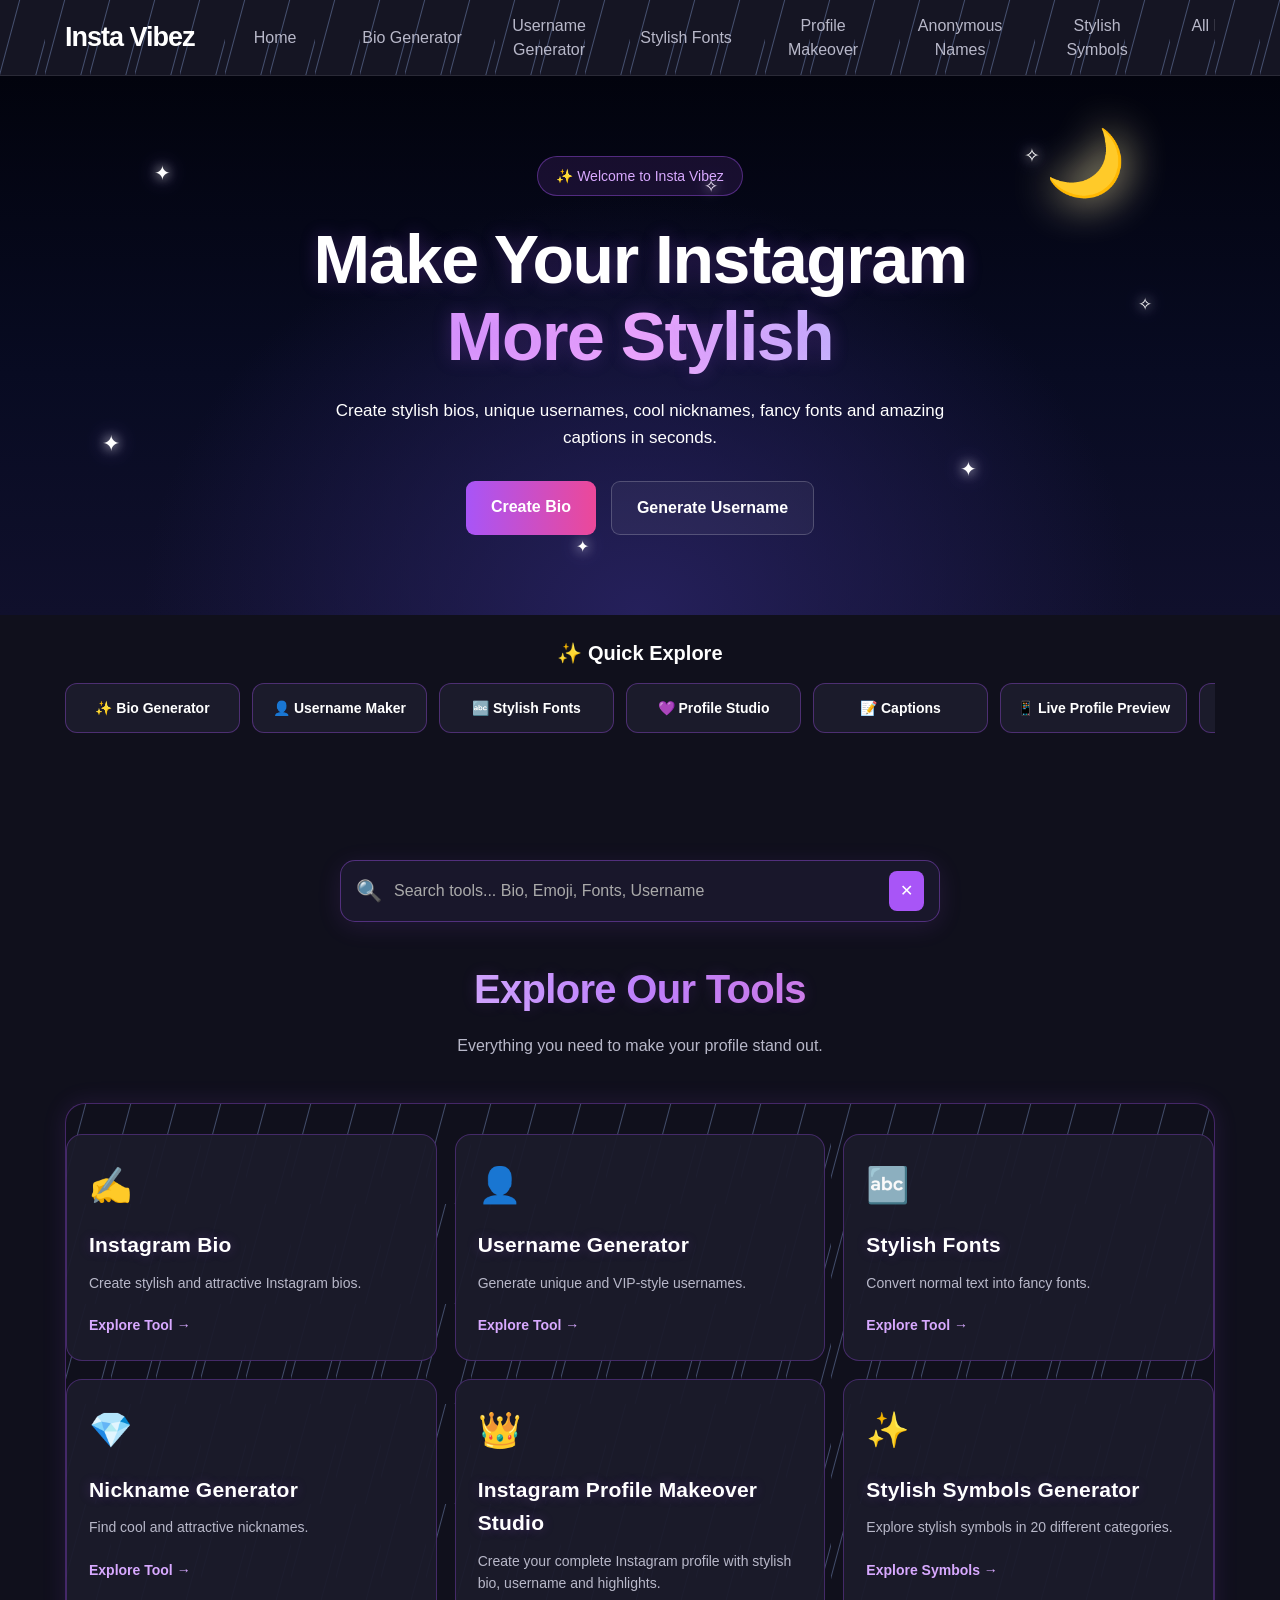
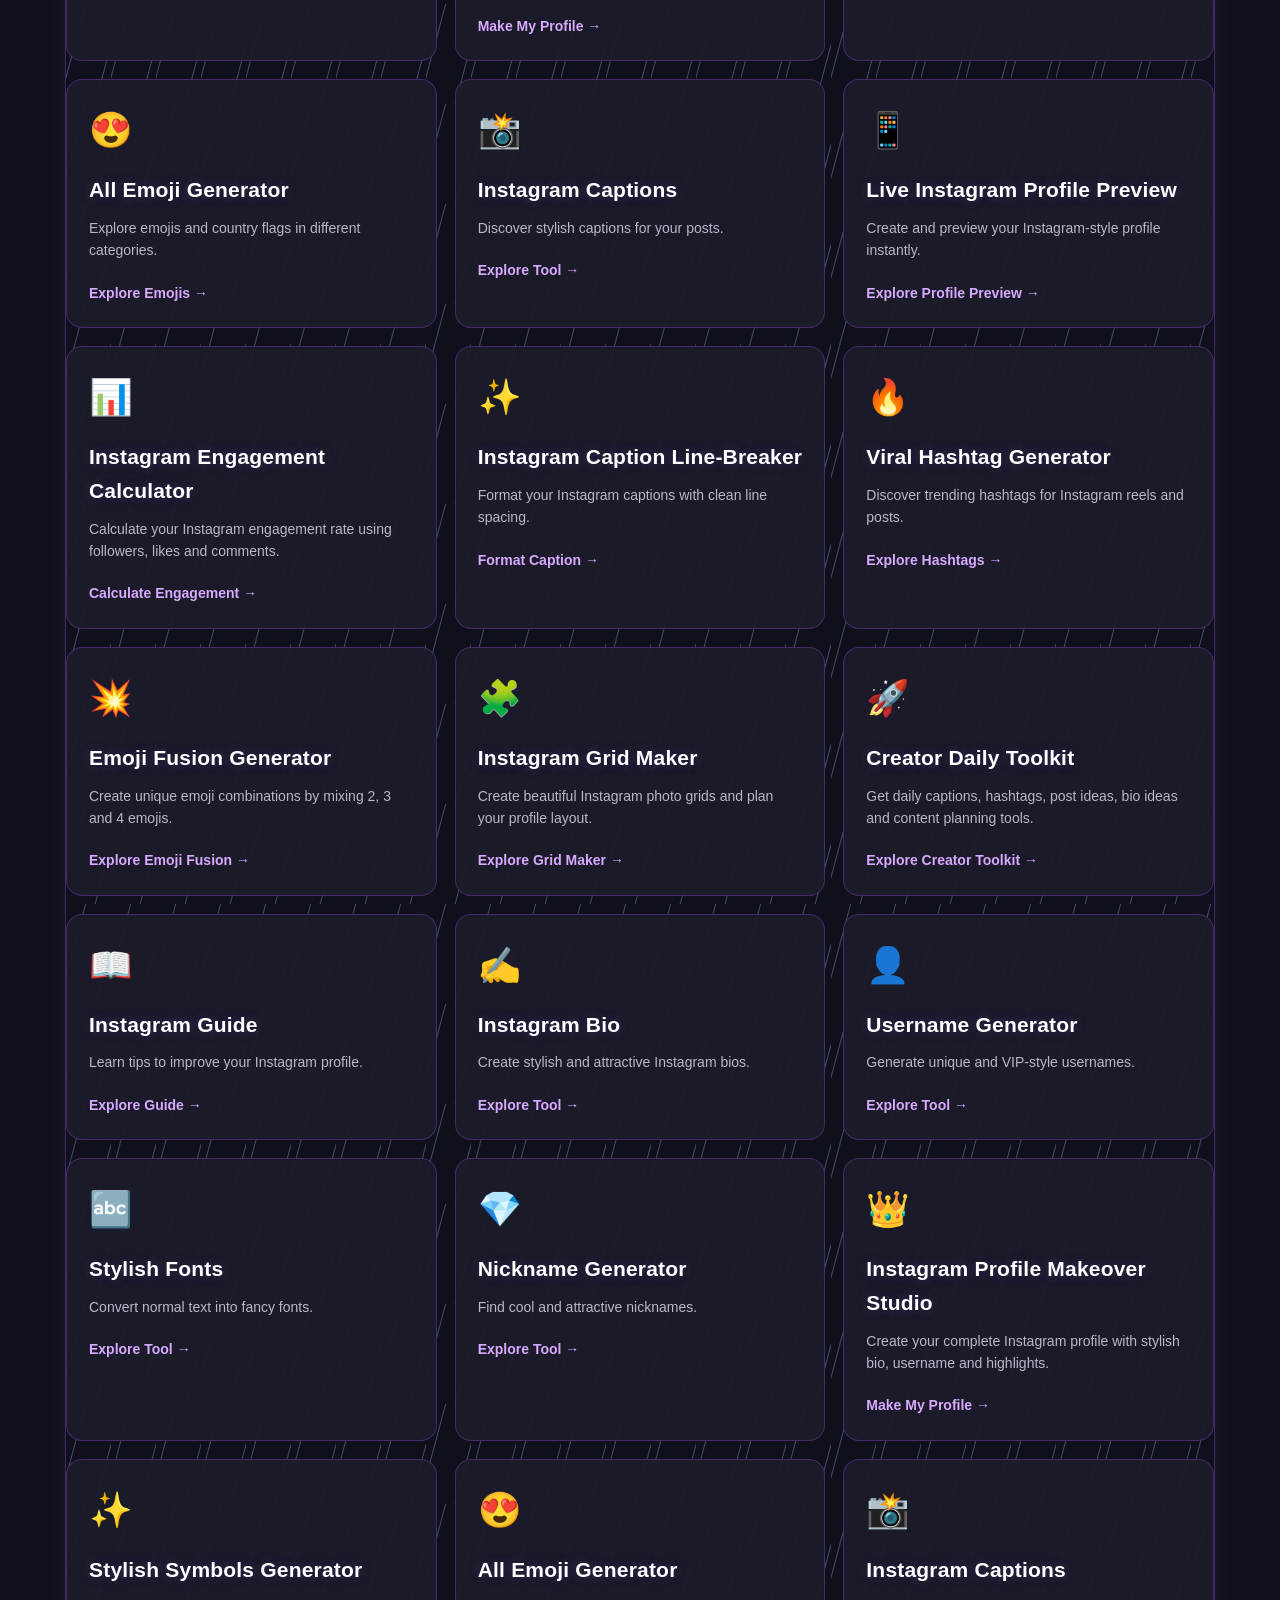
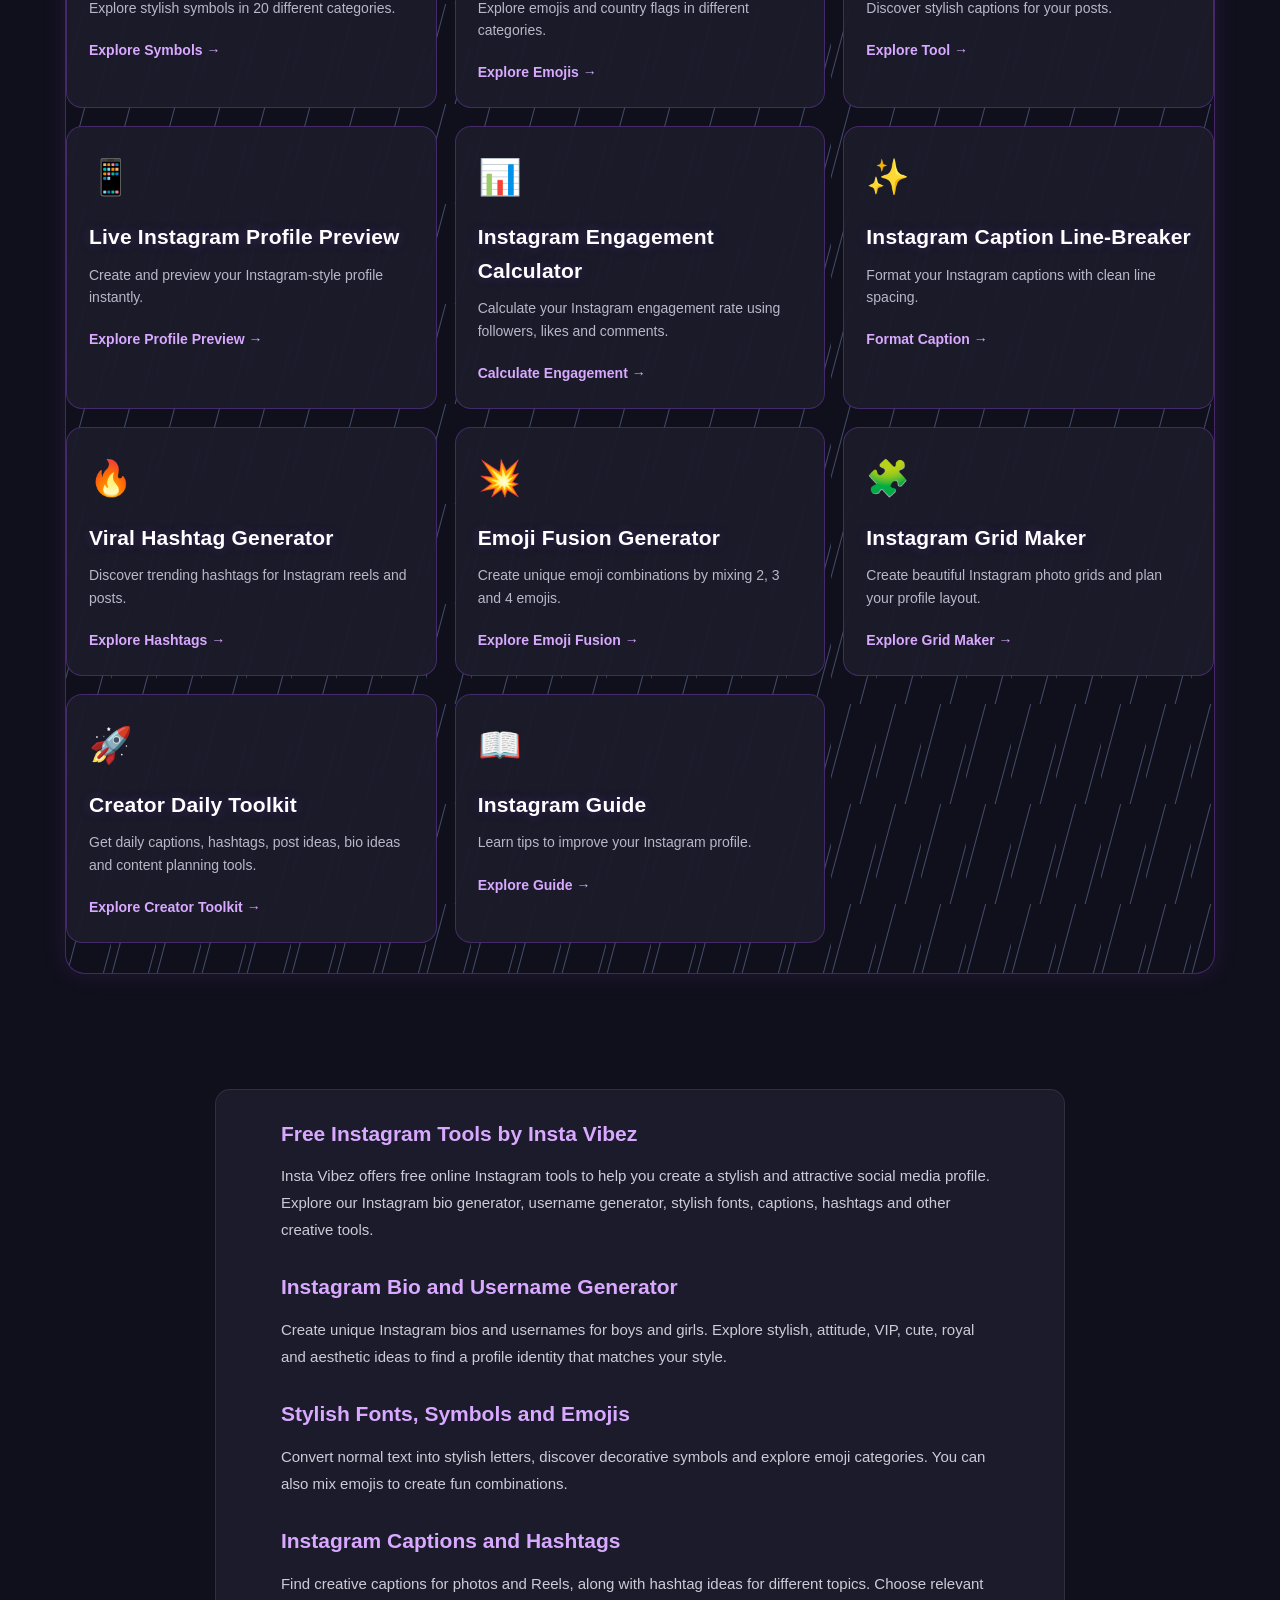
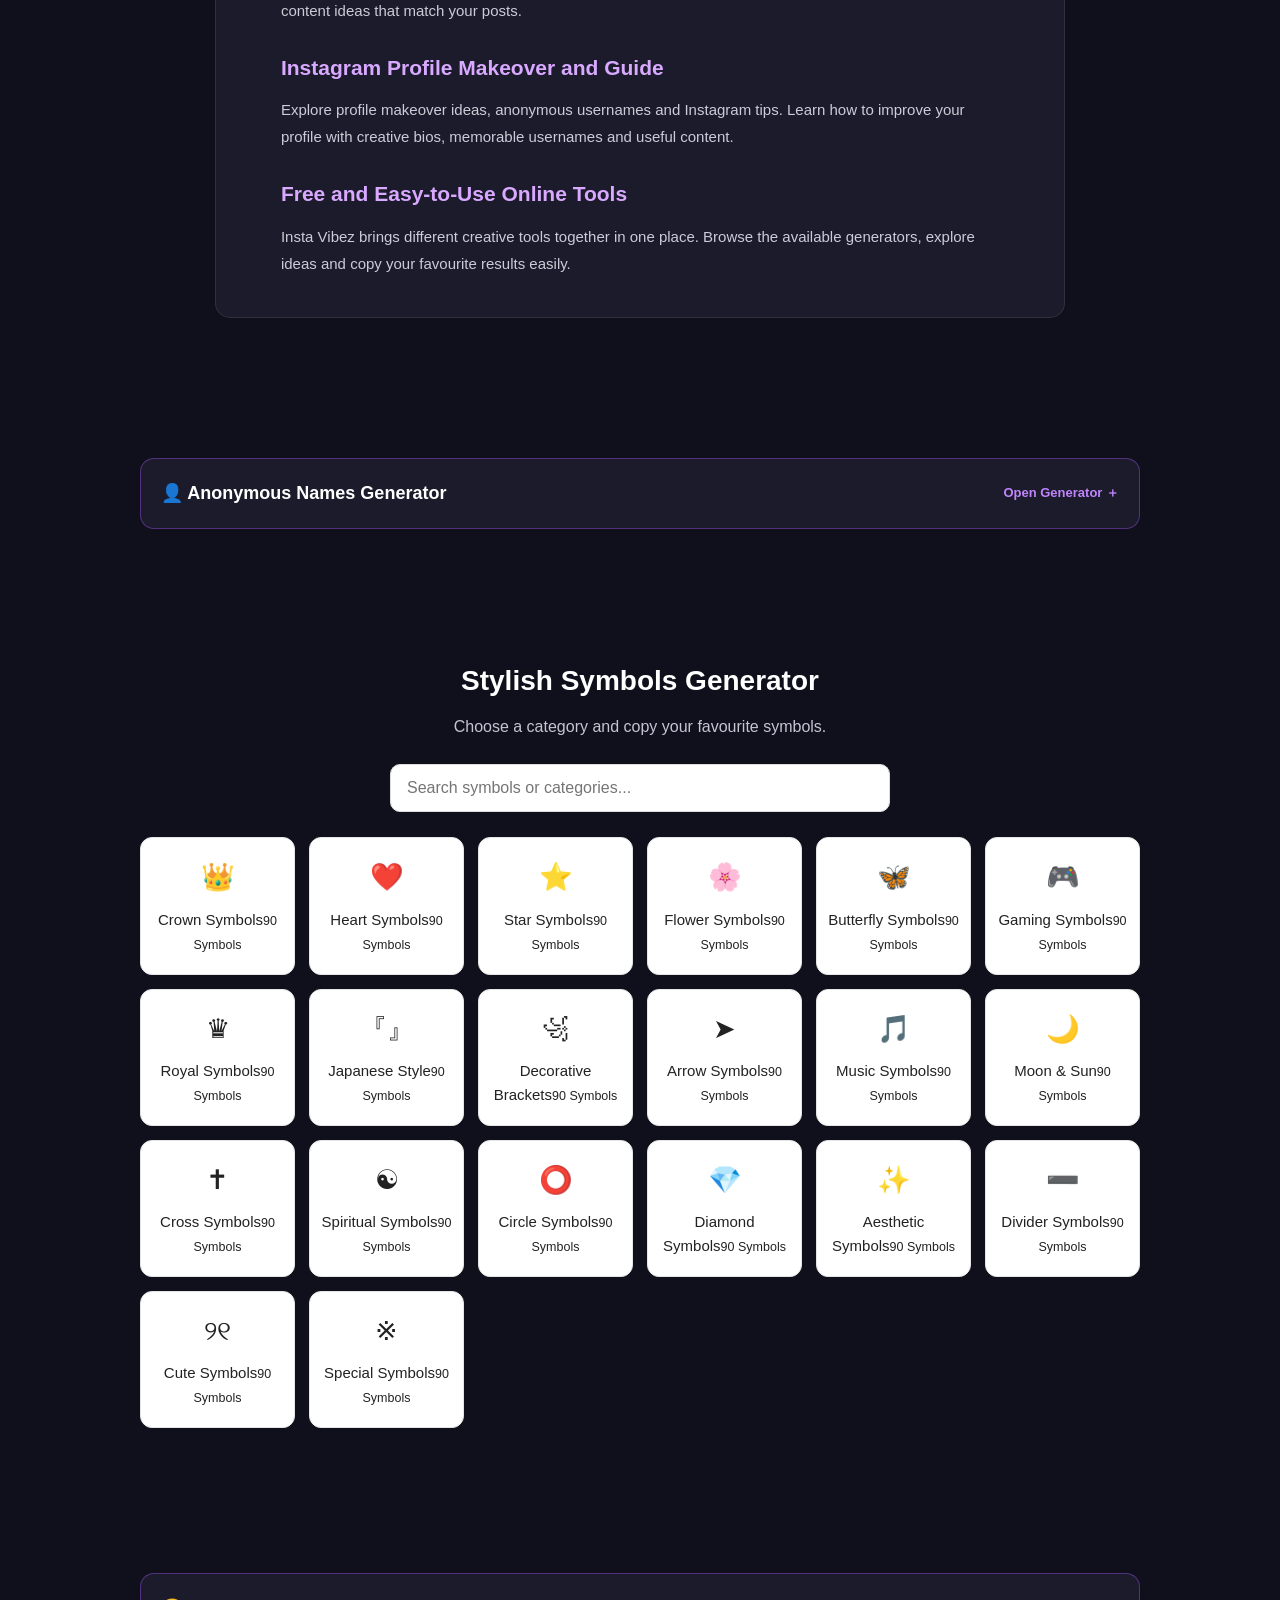
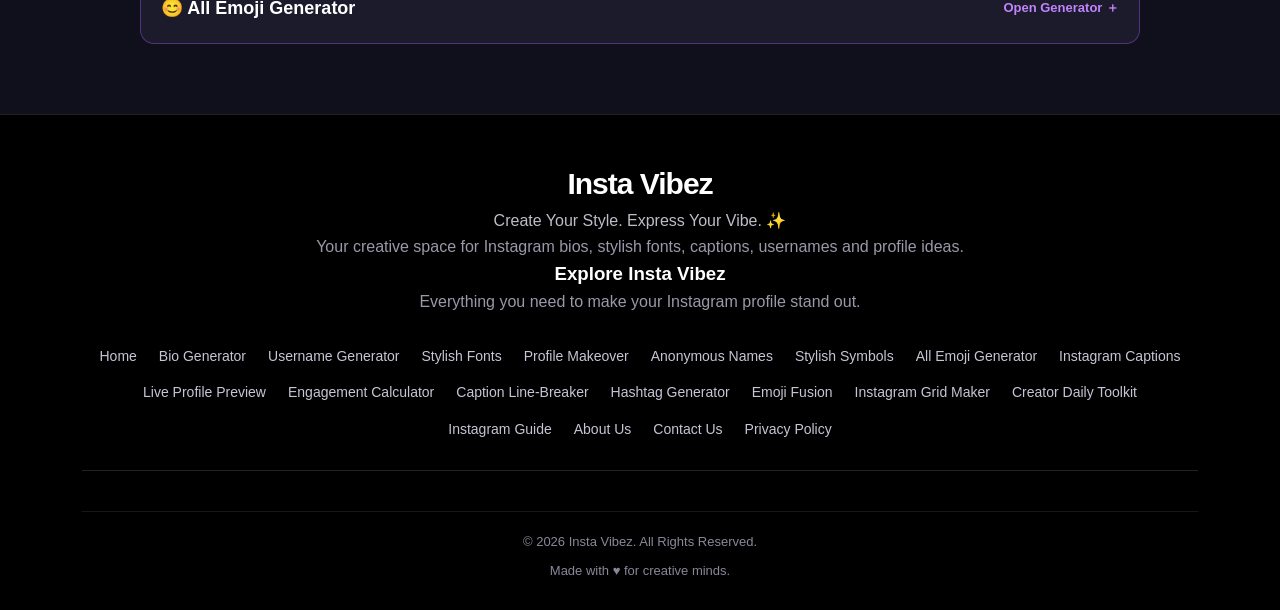
<file: index.html>
<!DOCTYPE html>
<html lang="en">
<head>
  <meta charset="UTF-8">
  <meta name="viewport" content="width=device-width, initial-scale=1.0">

  <meta name="description" content="Create stylish Instagram bios, unique usernames, nicknames, fancy fonts, captions and profile ideas with Insta Vibez. Explore free Instagram tools to make your profile stand out.">

  <meta name="theme-color" content="#10101c">
  <link rel="canonical" href="https://instavibez.in/">
  <title>Instagram Bio, Username & Stylish Fonts Generator | Insta Vibez</title>

  <link rel="stylesheet" href="style.css">
   
  <link rel="icon" type="image/png" href="favicon.png">

  <meta name="google-site-verification" content="Y6yUm68ARYk30LHu78_8iCtI0fQdlIaXX5iK_ozR8aQ">

  <meta property="og:site_name" content="Insta Vibez">
  <meta property="og:title" content="Instagram Bio, Username & Stylish Fonts Generator | Insta Vibez">
  <meta property="og:description" content="Create stylish Instagram bios, unique usernames, fancy fonts and captions with free Insta Vibez tools.">
  <meta property="og:type" content="website">
  <meta property="og:url" content="https://instavibez.in/">
  <meta property="og:image" content="https://instavibez.in/instavibez-og-image.png">
  <meta property="og:image:width" content="1200">
  <meta property="og:image:height" content="630">

  <meta name="twitter:card" content="summary_large_image">
  <meta name="twitter:title" content="Instagram Bio, Username & Stylish Fonts Generator | Insta Vibez">
  <meta name="twitter:description" content="Create stylish Instagram bios, unique usernames, fancy fonts and captions with free Insta Vibez tools.">
  <meta name="twitter:image" content="https://instavibez.in/instavibez-og-image.png">

  <script type="application/ld+json">
  {
    "@context": "https://schema.org",
    "@type": "WebSite",
    "name": "Insta Vibez",
    "alternateName": "InstaVibez",
    "url": "https://instavibez.in/"
  }
  </script>
</head>

  <body id="top">

  <header class="header">
    <div class="container nav">
      <a href="index.html" class="logo">Insta Vibez</a>

      <button class="menu-toggle" id="menuToggle" aria-label="Toggle menu">
        ☰
      </button>

       
<nav class="navbar" id="navbar">
  <a href="index.html">Home</a>
  <a href="bio.html">Bio Generator</a>
  <a href="username.html">Username Generator</a>
  <a href="fonts.html">Stylish Fonts</a>
  <a href="profile-studio.html">Profile Makeover</a>
  <a href="index.html#anonymousNames">Anonymous Names</a>
  <a href="index.html#symbolsGenerator">Stylish Symbols</a>
  <a href="index.html#emojiGenerator">All Emojis & Mixer</a>
  <a href="captions.html">Instagram Captions</a>
  <a href="captions.html#liveProfilePreview">Live Profile Preview</a>
<a href="captions.html#engagementCalculator">Engagement Calculator</a>
<a href="captions.html#captionLineBreaker">Caption Line-Breaker</a>
  <a href="hashtag.html">Hashtag Generator</a>
  <a href="emoji-fusion.html">Emoji Fusion</a>
  <a href="grid-maker.html">Instagram Grid Maker</a>
<a href="creator-toolkit.html">Creator Daily Toolkit</a>
 
  <a href="guide.html">Instagram Guide</a>
</nav>

    </div>
  </header>

   
<main>
  <section class="hero night-sky-hero">

    <div class="night-sky-decor" aria-hidden="true">
      <span class="moon">🌙</span>

      <span class="star star-1">✦</span>
      <span class="star star-2">✧</span>
      <span class="star star-3">✦</span>
      <span class="star star-4">✧</span>
      <span class="star star-5">✦</span>
      <span class="star star-6">✧</span>
      <span class="star star-7">✦</span>
      <span class="star star-8">✧</span>

      <span class="shooting-star"></span>
      <span class="airplane">✈️</span>

      <span class="sky-cloud cloud-one">☁️</span>
      <span class="sky-cloud cloud-two">☁️</span>
    </div>

    <div class="container hero-content">

      <span class="hero-tag">✨ Welcome to Insta Vibez</span>

      <h1>Make Your Instagram
        <span>More Stylish</span>
      </h1>

      <p>
        Create stylish bios, unique usernames, cool nicknames,
        fancy fonts and amazing captions in seconds.
      </p>

      <div class="hero-buttons">
        <a href="bio.html" class="btn primary-btn">Create Bio</a>
        <a href="username.html" class="btn secondary-btn">Generate Username</a>
      </div>

    </div>
  </section>
</main>


    <!-- Mini Moving Features Box -->
<section class="mini-tools-section">
  <div class="container">
    <h2 class="mini-tools-title">✨ Quick Explore</h2>

    <div class="mini-tools-marquee">
      <div class="mini-tools-track">

         <div class="mini-tools-group">
  <a href="bio.html" class="mini-tool-card">✨ Bio Generator</a>
  <a href="username.html" class="mini-tool-card">👤 Username Maker</a>
  <a href="fonts.html" class="mini-tool-card">🔤 Stylish Fonts</a>
  <a href="profile-studio.html" class="mini-tool-card">💜 Profile Studio</a>
  <a href="captions.html" class="mini-tool-card">📝 Captions</a>
  <a href="captions.html#liveProfilePreview" class="mini-tool-card">📱 Live Profile Preview</a>
  <a href="captions.html#engagementCalculator" class="mini-tool-card">📊 Engagement Calculator</a>
  <a href="captions.html#captionLineBreaker" class="mini-tool-card">✨ Caption Line-Breaker</a>
  <a href="hashtag.html" class="mini-tool-card">#️⃣ Hashtag Generator</a>
  <a href="emoji-fusion.html" class="mini-tool-card">🎨 Emoji Fusion</a>
  <a href="grid-maker.html" class="mini-tool-card">▦ Grid Maker</a>
</div>
 <div class="mini-tools-group" aria-hidden="true">
  <a href="bio.html" class="mini-tool-card" tabindex="-1">✨ Bio Generator</a>
  <a href="username.html" class="mini-tool-card" tabindex="-1">👤 Username Maker</a>
  <a href="fonts.html" class="mini-tool-card" tabindex="-1">🔤 Stylish Fonts</a>
  <a href="profile-studio.html" class="mini-tool-card" tabindex="-1">💜 Profile Studio</a>
  <a href="captions.html" class="mini-tool-card" tabindex="-1">📝 Captions</a>
  <a href="captions.html#liveProfilePreview" class="mini-tool-card" tabindex="-1">📱 Live Profile Preview</a>
  <a href="captions.html#engagementCalculator" class="mini-tool-card" tabindex="-1">📊 Engagement Calculator</a>
  <a href="captions.html#captionLineBreaker" class="mini-tool-card" tabindex="-1">✨ Caption Line-Breaker</a>
  <a href="hashtag.html" class="mini-tool-card" tabindex="-1">#️⃣ Hashtag Generator</a>
  <a href="emoji-fusion.html" class="mini-tool-card" tabindex="-1">🎨 Emoji Fusion</a>
  <a href="grid-maker.html" class="mini-tool-card" tabindex="-1">▦ Grid Maker</a>
</div>

      </div>
    </div>
  </div>
</section>

    <section class="tools-section">
      <!-- Insta Vibez Live Tool Search -->
<div class="tool-search-box">
  <span>🔍</span>
  <input
    type="text"
    id="toolSearch"
    placeholder="Search tools... Bio, Emoji, Fonts, Username"
    autocomplete="off"
  >
  <button type="button" id="clearToolSearch">✕</button>
</div>
<p id="noToolResults" class="no-tool-results" style="display:none;">
  😕 No tools found. Try another search!
</p>
      <div class="container">
        <div class="section-heading">
          <h2>Explore Our Tools</h2>
          <p>Everything you need to make your profile stand out.</p>
        </div>

         
<div class="tools-carousel" id="toolsCarousel">
  <div class="tools-track">

    <a href="bio.html" class="tool-card">
      <div class="tool-icon">✍️</div>
      <h3>Instagram Bio</h3>
      <p>Create stylish and attractive Instagram bios.</p>
      <span>Explore Tool →</span>
    </a>

    <a href="username.html" class="tool-card">
      <div class="tool-icon">👤</div>
      <h3>Username Generator</h3>
      <p>Generate unique and VIP-style usernames.</p>
      <span>Explore Tool →</span>
    </a>

    <a href="fonts.html" class="tool-card">
      <div class="tool-icon">🔤</div>
      <h3>Stylish Fonts</h3>
      <p>Convert normal text into fancy fonts.</p>
      <span>Explore Tool →</span>
    </a>

    <a href="username.html" class="tool-card">
      <div class="tool-icon">💎</div>
      <h3>Nickname Generator</h3>
      <p>Find cool and attractive nicknames.</p>
      <span>Explore Tool →</span>
    </a>

    <a href="profile-studio.html" class="tool-card">
      <div class="tool-icon">👑</div>
      <h3>Instagram Profile Makeover Studio</h3>
      <p>Create your complete Instagram profile with stylish bio, username and highlights.</p>
      <span>Make My Profile →</span>
    </a>

    <a href="#symbolsGenerator" class="tool-card">
      <div class="tool-icon">✨</div>
      <h3>Stylish Symbols Generator</h3>
      <p>Explore stylish symbols in 20 different categories.</p>
      <span>Explore Symbols →</span>
    </a>

     <a href="#emojiGenerator" class="tool-card">
  <div class="tool-icon">😍</div>
  <h3>All Emoji Generator</h3>
  <p>Explore emojis and country flags in different categories.</p>
  <span>Explore Emojis →</span>
</a>

    <a href="captions.html" class="tool-card">
      <div class="tool-icon">📸</div>
      <h3>Instagram Captions</h3>
      <p>Discover stylish captions for your posts.</p>
      <span>Explore Tool →</span>
    </a>


    <a href="captions.html#liveProfilePreview" class="tool-card">
  <div class="tool-icon">📱</div>
  <h3>Live Instagram Profile Preview</h3>
  <p>Create and preview your Instagram-style profile instantly.</p>
  <span>Explore Profile Preview →</span>
</a>

<a href="captions.html#engagementCalculator" class="tool-card">
  <div class="tool-icon">📊</div>
  <h3>Instagram Engagement Calculator</h3>
  <p>Calculate your Instagram engagement rate using followers, likes and comments.</p>
  <span>Calculate Engagement →</span>
</a>

<a href="captions.html#captionLineBreaker" class="tool-card">
  <div class="tool-icon">✨</div>
  <h3>Instagram Caption Line-Breaker</h3>
  <p>Format your Instagram captions with clean line spacing.</p>
  <span>Format Caption →</span>
</a>


    <a href="hashtag.html" class="tool-card">
      <div class="tool-icon">🔥</div>
      <h3>Viral Hashtag Generator</h3>
      <p>Discover trending hashtags for Instagram reels and posts.</p>
      <span>Explore Hashtags →</span>
    </a>

    <a href="emoji-fusion.html" class="tool-card">
      <div class="tool-icon">💥</div>
      <h3>Emoji Fusion Generator</h3>
      <p>Create unique emoji combinations by mixing 2, 3 and 4 emojis.</p>
      <span>Explore Emoji Fusion →</span>
    </a>

    <a href="grid-maker.html" class="tool-card">
      <div class="tool-icon">🧩</div>
      <h3>Instagram Grid Maker</h3>
      <p>Create beautiful Instagram photo grids and plan your profile layout.</p>
      <span>Explore Grid Maker →</span>
    </a>

    <a href="creator-toolkit.html" class="tool-card">
      <div class="tool-icon">🚀</div>
      <h3>Creator Daily Toolkit</h3>
      <p>Get daily captions, hashtags, post ideas, bio ideas and content planning tools.</p>
      <span>Explore Creator Toolkit →</span>
    </a>

     

    <a href="guide.html" class="tool-card">
      <div class="tool-icon">📖</div>
      <h3>Instagram Guide</h3>
      <p>Learn tips to improve your Instagram profile.</p>
      <span>Explore Guide →</span>
    </a>

  </div>
</div>
</div>

    </section>
    
    <!-- HOMEPAGE SEO CONTENT START -->
<section class="home-seo-content">
  <div class="container">

    <h2>Free Instagram Tools by Insta Vibez</h2>
    <p>
      Insta Vibez offers free online Instagram tools to help you
      create a stylish and attractive social media profile.
      Explore our Instagram bio generator, username generator,
      stylish fonts, captions, hashtags and other creative tools.
    </p>

    <h2>Instagram Bio and Username Generator</h2>
    <p>
      Create unique Instagram bios and usernames for boys and girls.
      Explore stylish, attitude, VIP, cute, royal and aesthetic ideas
      to find a profile identity that matches your style.
    </p>

    <h2>Stylish Fonts, Symbols and Emojis</h2>
    <p>
      Convert normal text into stylish letters, discover decorative
      symbols and explore emoji categories. You can also mix emojis
      to create fun combinations.
    </p>

    <h2>Instagram Captions and Hashtags</h2>
    <p>
      Find creative captions for photos and Reels, along with
      hashtag ideas for different topics. Choose relevant content
      ideas that match your posts.
    </p>

    <h2>Instagram Profile Makeover and Guide</h2>
    <p>
      Explore profile makeover ideas, anonymous usernames and
      Instagram tips. Learn how to improve your profile with
      creative bios, memorable usernames and useful content.
    </p>

    <h2>Free and Easy-to-Use Online Tools</h2>
    <p>
      Insta Vibez brings different creative tools together in one
      place. Browse the available generators, explore ideas and
      copy your favourite results easily.
    </p>

  </div>
</section>
<!-- HOMEPAGE SEO CONTENT END -->
 <!-- ANONYMOUS NAMES GENERATOR BOX -->
<section class="anonymous-section" id="anonymousNames">
  <div class="container">

    <details class="anonymous-generator-box">

      <summary class="anonymous-generator-heading">
        <span>👤 Anonymous Names Generator</span>
        <span class="anonymous-open-text">Open Generator ＋</span>
      </summary>

      <div class="anonymous-generator-content">

        <p>Find your perfect identity without using your real name!</p>

        <div class="anonymous-tabs">
          <button class="active" data-type="boys">Boys Names</button>
          <button data-type="girls">Girls Names</button>
        </div>

        <input
          type="text"
          id="anonymousSearch"
          placeholder="Search anonymous names..."
        >

        <div id="anonymousNameList"></div>

        <button id="anonymousLoadMore">Load More</button>

      </div>

    </details>

  </div>
</section>

<!-- STYLISH SYMBOLS GENERATOR -->
<section class="symbols-section" id="symbolsGenerator">
  <div class="container">
    <h2>Stylish Symbols Generator</h2>
    <p>Choose a category and copy your favourite symbols.</p>

    <input
      type="search"
      id="symbolSearch"
      placeholder="Search symbols or categories..."
    >

    <div id="symbolCategoryList" class="symbol-category-list"></div>

    <div id="symbolResults" class="symbol-results"></div>
  </div>
</section>


  <!-- COLLAPSIBLE ALL EMOJI GENERATOR -->
<section class="emoji-section" id="emojiGenerator">
  <div class="container">

    <details class="anonymous-generator-box">

      <summary class="anonymous-generator-heading">
         <span>😊 All Emoji Generator</span>
        <span class="anonymous-open-text">Open Generator ＋</span>
      </summary>

      <div class="anonymous-generator-content">

         <h2>All Emoji Generator</h2>
<p>Explore emojis from different categories and copy your favourites!</p>
        <input
          type="search"
          id="emojiSearch"
          placeholder="Search emojis or categories..."
        >

        <div id="emojiCategoryList" class="emoji-category-list"></div>

        <div id="emojiResults" class="emoji-results"></div>

 

      </div>

    </details>

  </div>
</section>


  </main>

   
 
 
<footer class="footer premium-footer">
  <div class="container">

    <div class="footer-brand">
      <a href="index.html" class="logo">Insta Vibez</a>
      <p>Create Your Style. Express Your Vibe. ✨</p>
      <span class="footer-description">
        Your creative space for Instagram bios, stylish fonts,
        captions, usernames and profile ideas.
      </span>
    </div>

    <div class="footer-heading">
      <h3>Explore Insta Vibez</h3>
      <p>Everything you need to make your Instagram profile stand out.</p>
    </div>

    <div class="footer-links">

      <a href="index.html">Home</a>
      <a href="bio.html">Bio Generator</a>
      <a href="username.html">Username Generator</a>
      <a href="fonts.html">Stylish Fonts</a>
      <a href="profile-studio.html">Profile Makeover</a>
      <a href="index.html#anonymousNames">Anonymous Names</a>
      <a href="index.html#symbolsGenerator">Stylish Symbols</a>
       <a href="index.html#emojiGenerator">All Emoji Generator</a>

      <a href="captions.html">Instagram Captions</a>
      <a href="captions.html#liveProfilePreview">Live Profile Preview</a>
      <a href="captions.html#engagementCalculator">Engagement Calculator</a>
      <a href="captions.html#captionLineBreaker">Caption Line-Breaker</a>

      <a href="hashtag.html">Hashtag Generator</a>
      <a href="emoji-fusion.html">Emoji Fusion</a>
      <a href="grid-maker.html">Instagram Grid Maker</a>
      <a href="creator-toolkit.html">Creator Daily Toolkit</a>
      <a href="guide.html">Instagram Guide</a>

      <a href="about.html">About Us</a>
      <a href="contact.html">Contact Us</a>
      <a href="privacy.html">Privacy Policy</a>

    </div>

    <div class="footer-bottom">
      <p class="copyright">
        © <span id="currentYear">2026</span> Insta Vibez.
        All Rights Reserved.
      </p>
      <p class="footer-made">Made with ♥ for creative minds.</p>
    </div>

  </div>
</footer>




  
    <script src="common.js" defer></script>
<script src="script.js" defer></script>
<script src="anonymous-names.js" defer></script>
<script src="symbols.js" defer></script>
<script src="emoji.js" defer></script>
</body>
</html>
</file>
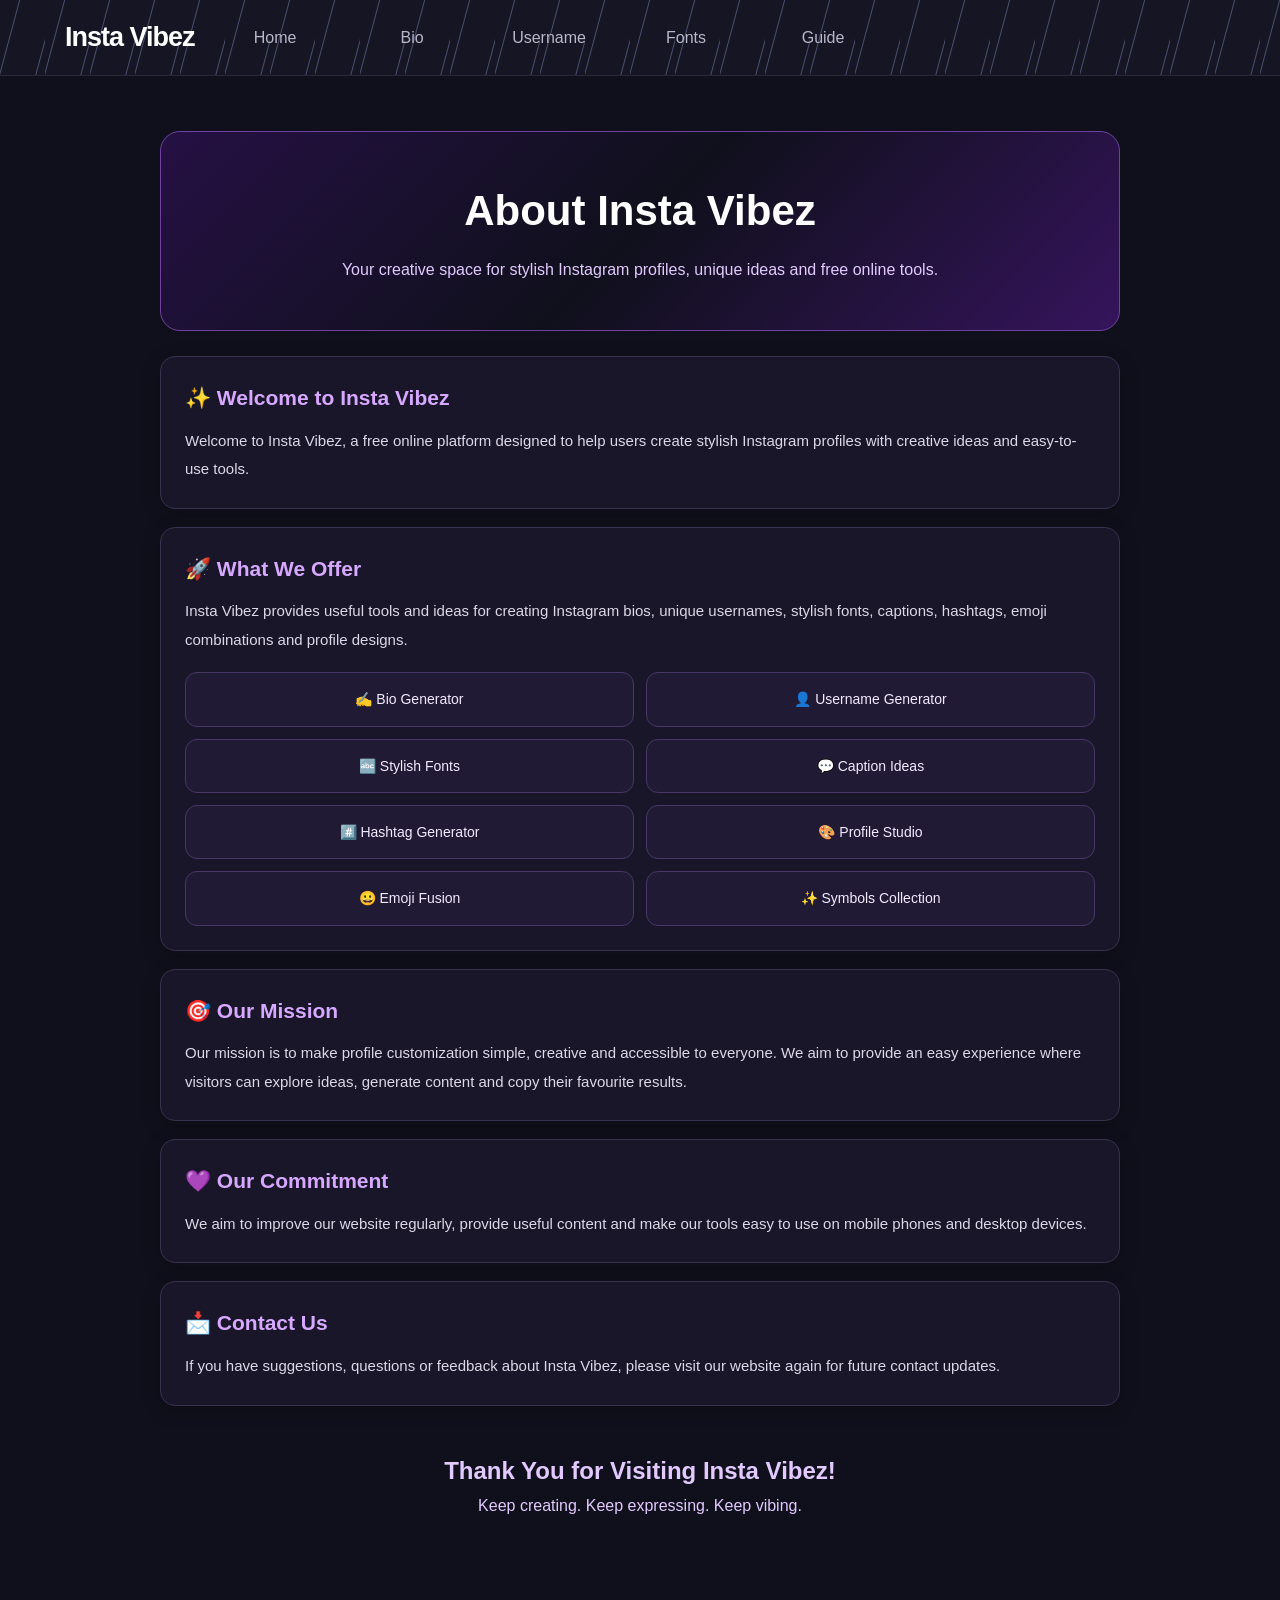
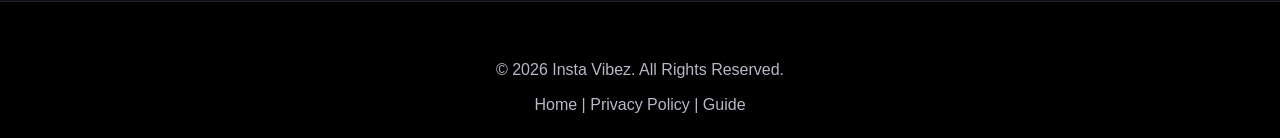
<file: about.html>
<!DOCTYPE html>
<html lang="en">
<head>
  <meta charset="UTF-8">
  <meta name="viewport" content="width=device-width, initial-scale=1.0">
  <meta name="description" content="Learn about Insta Vibez and explore free Instagram bio, username, fonts, captions, hashtags and profile customization tools.">
  <meta name="theme-color" content="#10101c">
  <title>About Us - Insta Vibez</title>
  <link rel="stylesheet" href="style.css">

  <style>
    .about-page {
      max-width: 1000px;
      margin: 35px auto;
      padding: 20px;
      color: #eee;
    }

    .about-hero {
      text-align: center;
      padding: 45px 20px;
      border-radius: 20px;
      background: linear-gradient(135deg, #251044, #10101c, #35145c);
      border: 1px solid #7041a0;
      margin-bottom: 25px;
    }

    .about-hero h1 {
      color: #fff;
      font-size: clamp(28px, 6vw, 42px);
      margin-bottom: 12px;
    }

    .about-hero p {
      color: #e2caff;
      max-width: 650px;
      margin: auto;
      line-height: 1.8;
    }

    .about-card {
      background: #191629;
      border: 1px solid #39304e;
      border-radius: 15px;
      padding: 24px;
      margin-bottom: 18px;
      box-shadow: 0 5px 20px rgba(0,0,0,.18);
    }

    .about-card h2 {
      color: #d7a8ff;
      font-size: 21px;
      margin-bottom: 12px;
    }

    .about-card p {
      color: #ddd8e8;
      font-size: 15px;
      line-height: 1.9;
      margin: 0;
    }

    .about-tools {
      display: grid;
      grid-template-columns: repeat(2, 1fr);
      gap: 12px;
      margin-top: 18px;
    }

    .about-tool {
      background: #211a35;
      border: 1px solid #493767;
      border-radius: 12px;
      padding: 15px;
      color: #f2eaff;
      text-align: center;
      font-size: 14px;
    }

    .about-thanks {
      text-align: center;
      color: #e2caff;
      padding: 25px 10px;
      line-height: 1.8;
    }

    @media (max-width: 600px) {
      .about-page {
        padding: 14px;
        margin: 20px auto;
      }

      .about-card {
        padding: 19px;
      }

      .about-tools {
        grid-template-columns: 1fr;
      }
    }
  </style>
</head>

<body>

  <header class="header">
    <div class="container nav">
      <a href="index.html" class="logo">Insta Vibez</a>
      <button class="menu-toggle" id="menuToggle" aria-label="Toggle menu">☰</button>
      <nav class="navbar" id="navbar">
        <a href="index.html">Home</a>
        <a href="bio.html">Bio</a>
        <a href="username.html">Username</a>
        <a href="fonts.html">Fonts</a>
        <a href="guide.html">Guide</a>
      </nav>
    </div>
  </header>

  <main class="about-page">

    <section class="about-hero">
      <h1>About Insta Vibez</h1>
      <p>
        Your creative space for stylish Instagram profiles,
        unique ideas and free online tools.
      </p>
    </section>

    <section class="about-card">
      <h2>✨ Welcome to Insta Vibez</h2>
      <p>
        Welcome to Insta Vibez, a free online platform designed to help
        users create stylish Instagram profiles with creative ideas
        and easy-to-use tools.
      </p>
    </section>

    <section class="about-card">
      <h2>🚀 What We Offer</h2>
      <p>
        Insta Vibez provides useful tools and ideas for creating
        Instagram bios, unique usernames, stylish fonts, captions,
        hashtags, emoji combinations and profile designs.
      </p>

      <div class="about-tools">
        <div class="about-tool">✍️ Bio Generator</div>
        <div class="about-tool">👤 Username Generator</div>
        <div class="about-tool">🔤 Stylish Fonts</div>
        <div class="about-tool">💬 Caption Ideas</div>
        <div class="about-tool">#️⃣ Hashtag Generator</div>
        <div class="about-tool">🎨 Profile Studio</div>
        <div class="about-tool">😀 Emoji Fusion</div>
        <div class="about-tool">✨ Symbols Collection</div>
      </div>
    </section>

    <section class="about-card">
      <h2>🎯 Our Mission</h2>
      <p>
        Our mission is to make profile customization simple, creative
        and accessible to everyone. We aim to provide an easy experience
        where visitors can explore ideas, generate content and copy
        their favourite results.
      </p>
    </section>

    <section class="about-card">
      <h2>💜 Our Commitment</h2>
      <p>
        We aim to improve our website regularly, provide useful content
        and make our tools easy to use on mobile phones and desktop devices.
      </p>
    </section>

    <section class="about-card">
      <h2>📩 Contact Us</h2>
      <p>
        If you have suggestions, questions or feedback about Insta Vibez,
        please visit our website again for future contact updates.
      </p>
    </section>

    <div class="about-thanks">
      <h2>Thank You for Visiting Insta Vibez!</h2>
      <p>Keep creating. Keep expressing. Keep vibing.</p>
    </div>

  </main>

  <footer class="footer">
    <div class="container">
      <p>© 2026 Insta Vibez. All Rights Reserved.</p>
      <p>
        <a href="index.html">Home</a> |
        <a href="privacy.html">Privacy Policy</a> |
        <a href="guide.html">Guide</a>
      </p>
    </div>
  </footer>

  <script src="common.js"></script>

</body>
</html>
</file>
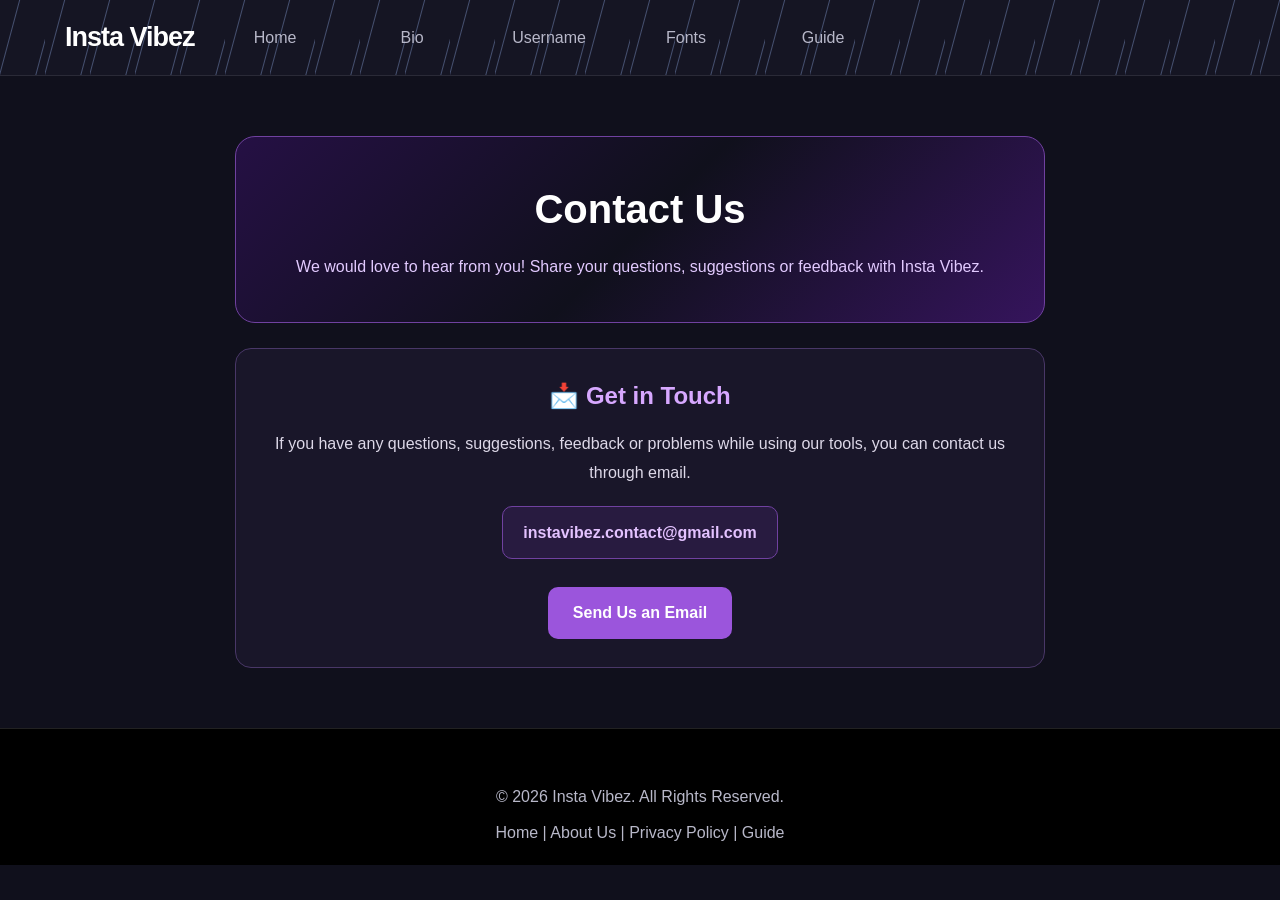
<file: contact.html>
<!DOCTYPE html>
<html lang="en">
<head>
  <meta charset="UTF-8">
  <meta name="viewport" content="width=device-width, initial-scale=1.0">
  <meta name="description" content="Contact Insta Vibez for questions, suggestions and feedback about our free Instagram tools.">
  <meta name="theme-color" content="#10101c">
  <title>Contact Us - Insta Vibez</title>
  <link rel="stylesheet" href="style.css">

  <style>
    .contact-page {
      max-width: 850px;
      margin: 40px auto;
      padding: 20px;
      color: #eee;
    }

    .contact-hero {
      text-align: center;
      padding: 40px 20px;
      border-radius: 20px;
      background: linear-gradient(135deg, #251044, #10101c, #35145c);
      border: 1px solid #7041a0;
      margin-bottom: 25px;
    }

    .contact-hero h1 {
      color: #fff;
      font-size: clamp(28px, 6vw, 40px);
      margin-bottom: 12px;
    }

    .contact-hero p {
      color: #e2caff;
      line-height: 1.8;
    }

    .contact-card {
      background: #191629;
      border: 1px solid #493767;
      border-radius: 16px;
      padding: 28px 20px;
      text-align: center;
    }

    .contact-card h2 {
      color: #d7a8ff;
      margin-bottom: 15px;
    }

    .contact-card p {
      color: #ddd8e8;
      line-height: 1.8;
    }

    .contact-email {
      display: inline-block;
      margin: 18px 0;
      padding: 13px 20px;
      background: #281b40;
      border: 1px solid #7041a0;
      border-radius: 10px;
      color: #e3c2ff;
      font-weight: bold;
      overflow-wrap: anywhere;
    }

    .contact-button {
      display: inline-block;
      padding: 13px 25px;
      background: #9b55dc;
      color: #fff;
      text-decoration: none;
      border-radius: 10px;
      font-weight: bold;
      margin-top: 10px;
    }

    .contact-button:hover {
      background: #7d36bd;
    }

    @media (max-width: 600px) {
      .contact-page {
        padding: 14px;
        margin: 20px auto;
      }

      .contact-card {
        padding: 23px 15px;
      }

      .contact-email {
        font-size: 14px;
      }
    }
  </style>
</head>

<body>

  <header class="header">
    <div class="container nav">
      <a href="index.html" class="logo">Insta Vibez</a>

      <button class="menu-toggle" id="menuToggle" aria-label="Toggle menu">
        ☰
      </button>

      <nav class="navbar" id="navbar">
        <a href="index.html">Home</a>
        <a href="bio.html">Bio</a>
        <a href="username.html">Username</a>
        <a href="fonts.html">Fonts</a>
        <a href="guide.html">Guide</a>
      </nav>
    </div>
  </header>

  <main class="contact-page">

    <section class="contact-hero">
      <h1>Contact Us</h1>
      <p>
        We would love to hear from you!
        Share your questions, suggestions or feedback with Insta Vibez.
      </p>
    </section>

    <section class="contact-card">
      <h2>📩 Get in Touch</h2>

      <p>
        If you have any questions, suggestions, feedback or problems
        while using our tools, you can contact us through email.
      </p>

      <div class="contact-email">
        instavibez.contact@gmail.com
      </div>

      <br>

      <a
        class="contact-button"
        href="mailto:instavibez.contact@gmail.com?subject=Insta%20Vibez%20Enquiry"
      >
        Send Us an Email
      </a>
    </section>

  </main>

  <footer class="footer">
    <div class="container">
      <p>© 2026 Insta Vibez. All Rights Reserved.</p>
      <p>
        <a href="index.html">Home</a> |
        <a href="about.html">About Us</a> |
        <a href="privacy.html">Privacy Policy</a> |
        <a href="guide.html">Guide</a>
      </p>
    </div>
  </footer>

  <script src="common.js"></script>

</body>
</html>
</file>
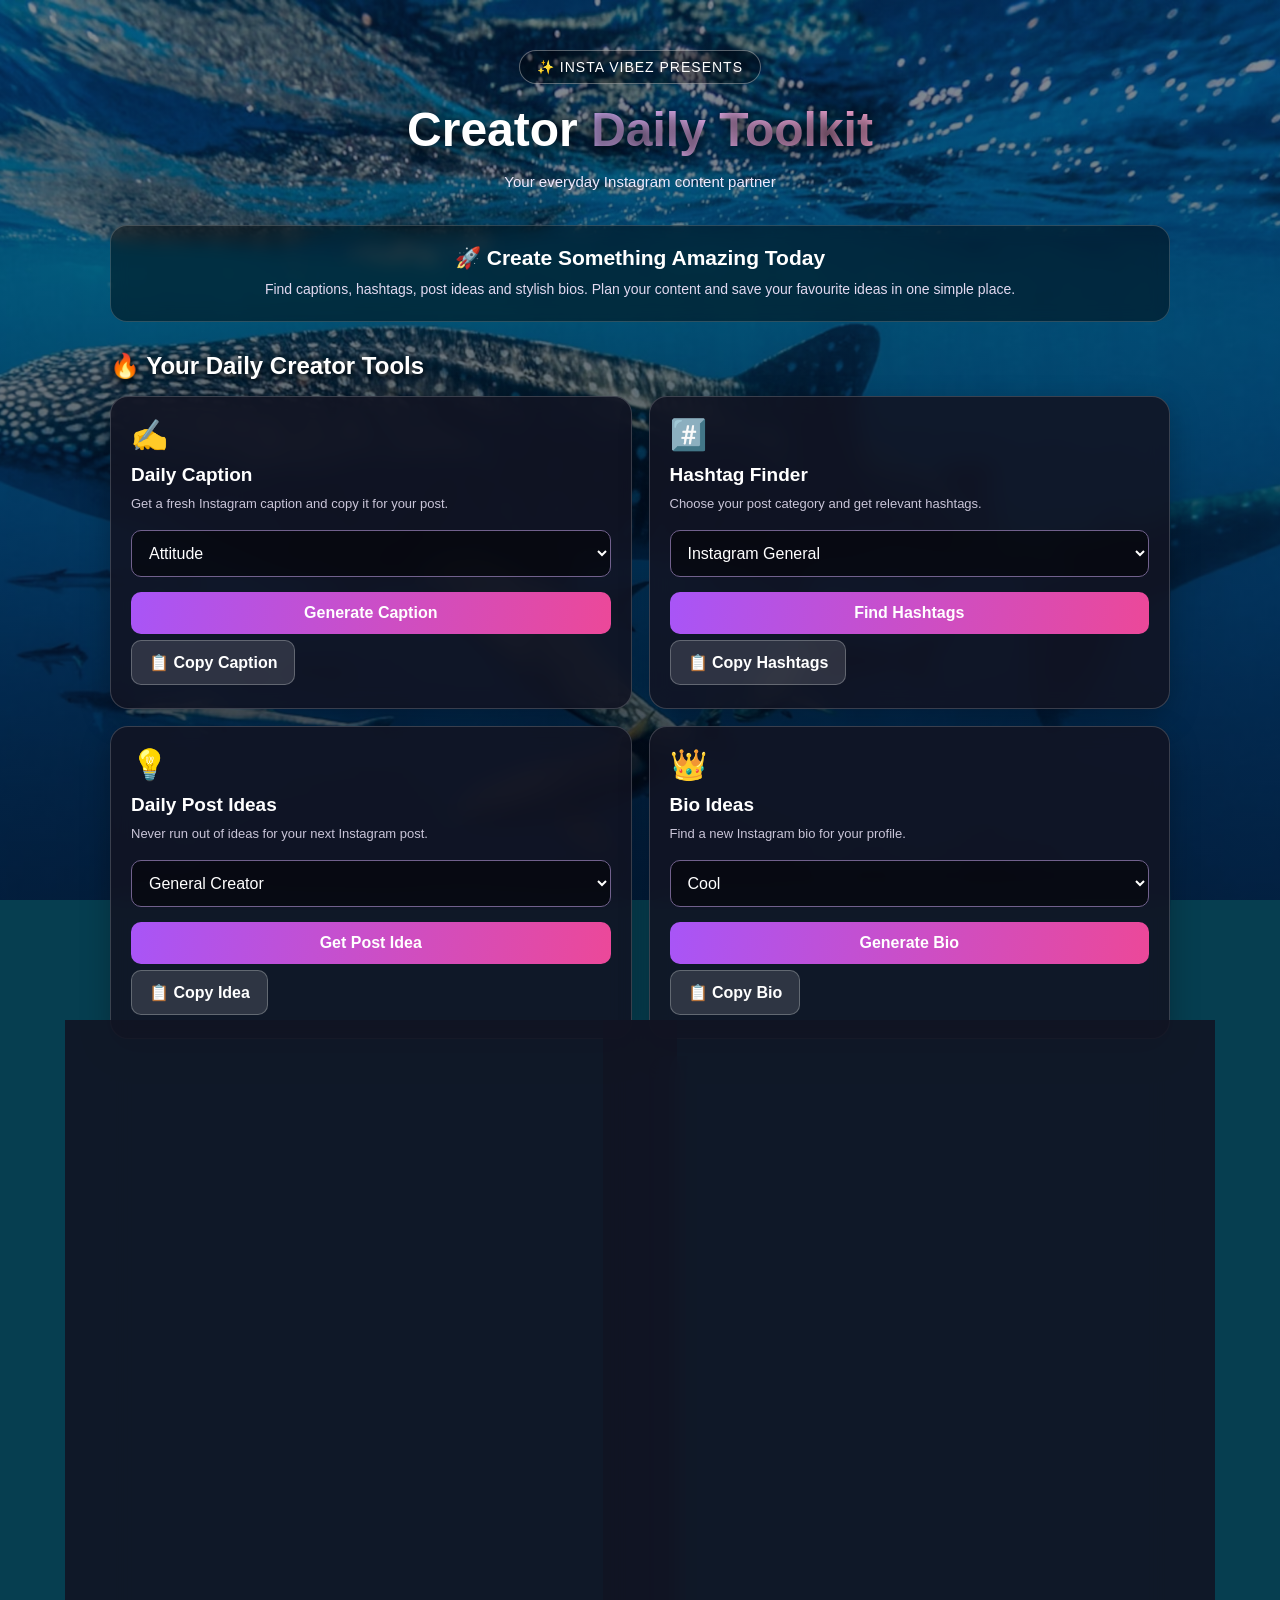
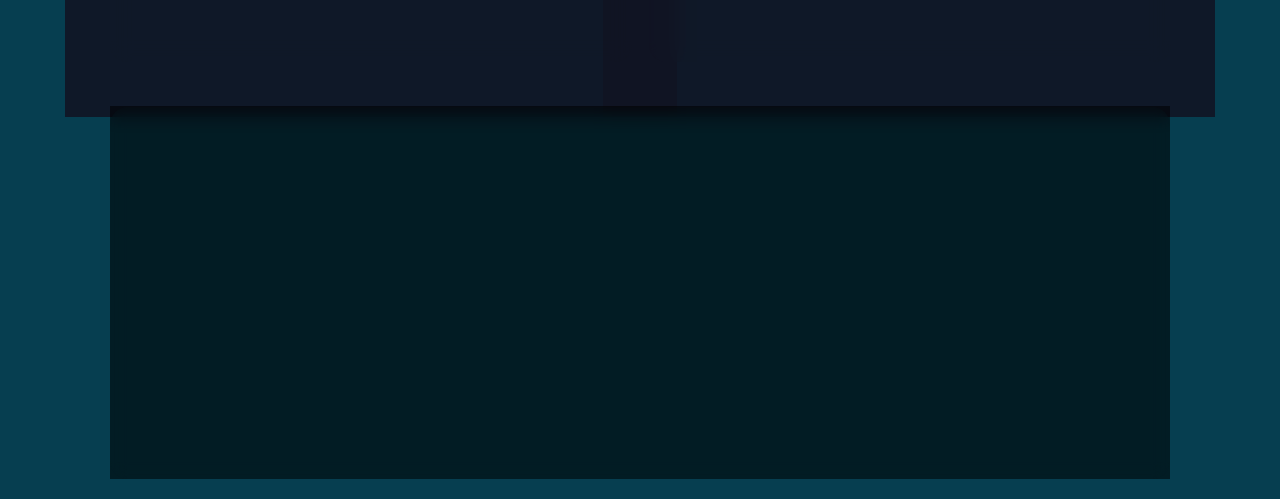
<file: creator-toolkit.html>
<!DOCTYPE html>
<html lang="en">
<head>
<meta charset="UTF-8">
<meta name="viewport" content="width=device-width, initial-scale=1.0">
<meta name="description" content="Insta Vibez Creator Toolkit - Daily Instagram captions, hashtags, post ideas, content planner, saved notes and bio ideas.">
<meta name="theme-color" content="#10101c">
<title>Instagram Creator Toolkit | Insta Vibez</title>
<link rel="icon" type="image/png" href="favicon.png">

<style>
* {
  margin: 0;
  padding: 0;
  box-sizing: border-box;
}

:root {
  --purple: #a855f7;
  --pink: #ec4899;
  --card: rgba(18, 20, 35, .88);
  --border: rgba(255,255,255,.18);
}

body {
  font-family: Arial, sans-serif;
  color: white;
  min-height: 100vh;
  background-color: #063e50;
  background-image:
    linear-gradient(rgba(3,20,35,.48), rgba(3,15,30,.72)),
       url("./whale-bg.png");
  background-position: center center;
  background-size: cover;
  background-attachment: fixed;
}

button, input, textarea, select {
  font: inherit;
}

.container {
  width: 100%;
  max-width: 1100px;
  margin: auto;
  padding: 20px;
}

/* HEADER */

.header {
  text-align: center;
  padding: 30px 15px;
}

.logo {
  display: inline-block;
  padding: 8px 17px;
  border: 1px solid rgba(255,255,255,.35);
  background: rgba(0,0,0,.35);
  border-radius: 30px;
  font-size: 14px;
  margin-bottom: 18px;
  letter-spacing: 1px;
}

.header h1 {
  font-size: clamp(30px, 6vw, 48px);
  font-weight: 900;
  margin-bottom: 12px;
  text-shadow: 0 3px 15px #000;
}

.header h1 span {
  background: linear-gradient(90deg,#d8b4fe,#f9a8d4);
  -webkit-background-clip: text;
  background-clip: text;
  color: transparent;
}

.header p {
  color: #f0eaff;
  line-height: 1.7;
  font-size: 15px;
}

/* INTRO */

.intro {
  background: rgba(0,0,0,.45);
  border: 1px solid var(--border);
  border-radius: 17px;
  padding: 20px;
  text-align: center;
  margin-bottom: 25px;
  backdrop-filter: blur(8px);
}

.intro h2 {
  font-size: 21px;
  margin-bottom: 8px;
}

.intro p {
  color: #e2d9f0;
  line-height: 1.7;
  font-size: 14px;
}

/* TOOL GRID */

.section-title {
  font-size: 24px;
  margin: 30px 0 16px;
  text-shadow: 0 2px 8px #000;
}

.tools-grid {
  display: grid;
  grid-template-columns: repeat(2, minmax(0,1fr));
  gap: 17px;
}

.tool-card {
  background: var(--card);
  border: 1px solid var(--border);
  border-radius: 18px;
  padding: 20px;
  backdrop-filter: blur(10px);
  box-shadow: 0 10px 30px rgba(0,0,0,.25);
}

.tool-card h3 {
  font-size: 19px;
  margin-bottom: 8px;
}

.tool-card .desc {
  color: #c9c5d8;
  font-size: 13px;
  line-height: 1.6;
  margin-bottom: 15px;
}

.tool-icon {
  font-size: 30px;
  margin-bottom: 12px;
}

.result {
  display: none;
  background: rgba(0,0,0,.42);
  border: 1px solid rgba(192,132,252,.4);
  padding: 15px;
  border-radius: 12px;
  margin-top: 15px;
  line-height: 1.8;
  overflow-wrap: anywhere;
  white-space: pre-wrap;
  color: #fff;
}

.result.show {
  display: block;
}

.field {
  width: 100%;
  background: rgba(0,0,0,.5);
  color: white;
  border: 1px solid #71618d;
  border-radius: 10px;
  padding: 13px;
  margin-bottom: 12px;
  outline: none;
  min-width: 0;
}

.field:focus {
  border-color: #d8b4fe;
}

.field::placeholder {
  color: #b8b1c8;
}

select.field option {
  background: #1b1b2b;
  color: white;
}

.btn {
  display: inline-block;
  border: none;
  border-radius: 10px;
  padding: 12px 17px;
  background: linear-gradient(100deg,var(--purple),var(--pink));
  color: white;
  font-weight: bold;
  cursor: pointer;
  transition: .2s;
  margin: 3px 3px 3px 0;
}

.btn:hover {
  transform: translateY(-2px);
  filter: brightness(1.12);
}

.btn.secondary {
  background: rgba(255,255,255,.13);
  border: 1px solid rgba(255,255,255,.25);
}

.btn.full {
  width: 100%;
  margin: 3px 0;
}

.small-note {
  color: #c9c5d8;
  font-size: 12px;
  line-height: 1.6;
  margin-top: 10px;
}

/* PLANNER */

.planner-row {
  display: grid;
  grid-template-columns: 95px 1fr;
  gap: 10px;
  margin-bottom: 10px;
  align-items: center;
}

.planner-row strong {
  font-size: 14px;
}

.planner-row .field {
  margin: 0;
}

/* NOTES */

textarea.field {
  resize: vertical;
  min-height: 125px;
  line-height: 1.6;
}

.saved-note {
  background: rgba(0,0,0,.4);
  padding: 12px;
  border-radius: 10px;
  margin-top: 10px;
  border: 1px solid var(--border);
  white-space: pre-wrap;
  overflow-wrap: anywhere;
}

.saved-note button {
  margin-top: 9px;
}

/* FOOTER */

.footer {
  margin-top: 45px;
  text-align: center;
  padding: 25px 15px;
  background: rgba(0,0,0,.55);
  border: 1px solid var(--border);
  border-radius: 18px;
  backdrop-filter: blur(8px);
}

.footer h2 {
  font-size: 23px;
  margin-bottom: 12px;
}

.social-links, .tool-links {
  display: flex;
  justify-content: center;
  flex-wrap: wrap;
  gap: 10px;
  margin: 15px 0;
}

.social-link {
  display: inline-flex;
  align-items: center;
  gap: 8px;
  padding: 10px 15px;
  border-radius: 10px;
  color: white;
  text-decoration: none;
  background: rgba(255,255,255,.12);
  border: 1px solid var(--border);
  font-size: 14px;
  font-weight: bold;
}

.social-link:hover {
  background: rgba(168,85,247,.4);
}

.social-link svg {
  width: 21px;
  height: 21px;
}

.footer-label {
  color: #e4d5ff;
  margin-top: 24px;
  font-weight: bold;
}

.tool-links a {
  color: #f0d9ff;
  text-decoration: none;
  background: rgba(255,255,255,.1);
  padding: 9px 12px;
  border-radius: 9px;
  font-size: 13px;
  border: 1px solid rgba(255,255,255,.13);
}

.tool-links a:hover {
  background: rgba(168,85,247,.45);
}

.copyright {
  color: #c5bfd3;
  font-size: 12px;
  margin-top: 25px;
  line-height: 1.8;
}

@media(max-width:650px) {
  .container {
    padding: 12px;
  }

  .header {
    padding: 23px 8px;
  }

  .tools-grid {
    grid-template-columns: 1fr;
    gap: 13px;
  }

  .tool-card {
    padding: 17px;
  }

  .section-title {
    font-size: 21px;
  }

  .planner-row {
    grid-template-columns: 75px 1fr;
  }

  body {
    background-attachment: scroll;
  }
}
</style>
</head>

<body>

<div class="container">

  <header class="header">
    <div class="logo">✨ INSTA VIBEZ PRESENTS</div>
    <h1>Creator <span>Daily Toolkit</span></h1>
    <p>Your everyday Instagram content partner</p>
  </header>

  <section class="intro">
    <h2>🚀 Create Something Amazing Today</h2>
    <p>
      Find captions, hashtags, post ideas and stylish bios.
      Plan your content and save your favourite ideas
      in one simple place.
    </p>
  </section>

  <h2 class="section-title">🔥 Your Daily Creator Tools</h2>

  <div class="tools-grid">

    <!-- DAILY CAPTION -->

    <section class="tool-card">
      <div class="tool-icon">✍️</div>
      <h3>Daily Caption</h3>
      <p class="desc">Get a fresh Instagram caption and copy it for your post.</p>

      <select class="field" id="captionCategory">
        <option value="attitude">Attitude</option>
        <option value="love">Love</option>
        <option value="motivation">Motivation</option>
        <option value="selfie">Selfie</option>
        <option value="friendship">Friendship</option>
        <option value="travel">Travel</option>
      </select>

      <button class="btn full" id="captionBtn">Generate Caption</button>
      <div class="result" id="captionResult"></div>
      <button class="btn secondary" id="copyCaption" hidden>📋 Copy Caption</button>
    </section>

    <!-- HASHTAG FINDER -->

    <section class="tool-card">
      <div class="tool-icon">#️⃣</div>
      <h3>Hashtag Finder</h3>
      <p class="desc">Choose your post category and get relevant hashtags.</p>

      <select class="field" id="hashtagCategory">
        <option value="instagram">Instagram General</option>
        <option value="selfie">Selfie</option>
        <option value="fashion">Fashion</option>
        <option value="travel">Travel</option>
        <option value="love">Love</option>
        <option value="fitness">Fitness</option>
        <option value="food">Food</option>
        <option value="motivation">Motivation</option>
        <option value="photography">Photography</option>
      </select>

      <button class="btn full" id="hashtagBtn">Find Hashtags</button>
      <div class="result" id="hashtagResult"></div>
      <button class="btn secondary" id="copyHashtags" hidden>📋 Copy Hashtags</button>
    </section>

    <!-- POST IDEAS -->

    <section class="tool-card">
      <div class="tool-icon">💡</div>
      <h3>Daily Post Ideas</h3>
      <p class="desc">Never run out of ideas for your next Instagram post.</p>

      <select class="field" id="ideaCategory">
        <option value="general">General Creator</option>
        <option value="reels">Reels</option>
        <option value="fashion">Fashion</option>
        <option value="lifestyle">Lifestyle</option>
        <option value="business">Business</option>
        <option value="photography">Photography</option>
      </select>

      <button class="btn full" id="ideaBtn">Get Post Idea</button>
      <div class="result" id="ideaResult"></div>
      <button class="btn secondary" id="copyIdea" hidden>📋 Copy Idea</button>
    </section>

    <!-- BIO IDEAS -->

    <section class="tool-card">
      <div class="tool-icon">👑</div>
      <h3>Bio Ideas</h3>
      <p class="desc">Find a new Instagram bio for your profile.</p>

      <select class="field" id="bioCategory">
        <option value="cool">Cool</option>
        <option value="attitude">Attitude</option>
        <option value="love">Love</option>
        <option value="simple">Simple</option>
        <option value="motivation">Motivation</option>
      </select>

      <button class="btn full" id="bioBtn">Generate Bio</button>
      <div class="result" id="bioResult"></div>
      <button class="btn secondary" id="copyBio" hidden>📋 Copy Bio</button>
    </section>

    <!-- WEEKLY PLANNER -->

    <section class="tool-card">
      <div class="tool-icon">📅</div>
      <h3>Weekly Content Planner</h3>
      <p class="desc">Write your posting plan for each day. It saves in this browser.</p>

      <div id="plannerFields"></div>

      <button class="btn full" id="savePlanner">💾 Save Weekly Plan</button>
      <p class="small-note" id="plannerStatus" aria-live="polite"></p>
    </section>

    <!-- SAVED NOTES -->

    <section class="tool-card">
      <div class="tool-icon">📝</div>
      <h3>My Saved Notes</h3>
      <p class="desc">Save your captions, ideas and anything you want to remember.</p>

      <textarea class="field" id="noteInput" placeholder="Write your caption or content idea here..."></textarea>

      <button class="btn full" id="saveNote">💾 Save Note</button>

      <div id="notesList"></div>
      <p class="small-note">Your notes stay saved in this browser on this device.</p>
    </section>

  </div>

  <!-- FOOTER -->

  <footer class="footer">

    <h2>💜 Insta Vibez</h2>
    <p>Make your Instagram profile more stylish!</p>

    <div class="social-links">

      <a class="social-link"
         href="https://www.instagram.com/instavibez.in/"
         target="_blank" rel="noopener noreferrer">

        <svg viewBox="0 0 24 24" fill="none" stroke="currentColor"
             stroke-width="2">
          <rect x="3" y="3" width="18" height="18" rx="5"/>
          <circle cx="12" cy="12" r="4"/>
          <circle cx="17.5" cy="6.5" r="1" fill="currentColor"/>
        </svg>
        Instagram
      </a>

      <a class="social-link"
         href="https://www.youtube.com/@instavibezin"
         target="_blank" rel="noopener noreferrer">

        <svg viewBox="0 0 24 24" fill="currentColor">
          <path d="M23 7.2a3 3 0 0 0-2.1-2.1C19 4.6 12 4.6 12 4.6s-7 0-8.9.5A3 3 0 0 0 1 7.2 31 31 0 0 0 .5 12a31 31 0 0 0 .5 4.8 3 3 0 0 0 2.1 2.1c1.9.5 8.9.5 8.9.5s7 0 8.9-.5a3 3 0 0 0 2.1-2.1A31 31 0 0 0 23.5 12a31 31 0 0 0-.5-4.8ZM9.5 15.5v-7l6 3.5-6 3.5Z"/>
        </svg>
        YouTube
      </a>

    </div>

    <p class="footer-label">Explore All Insta Vibez Tools</p>

    <div class="tool-links">
      <a href="index.html">Home</a>
      <a href="bio.html">Bio Generator</a>
      <a href="username.html">Username Generator</a>
      <a href="fonts.html">Stylish Fonts</a>
      <a href="captions.html">Captions</a>
      <a href="hashtag.html">Hashtag Generator</a>
      <a href="emoji-fusion.html">Emoji Fusion</a>
      <a href="profile-studio.html">Profile Studio</a>
      <a href="grid-maker.html">Grid Maker</a>
      <a href="guide.html">Instagram Guide</a>
    </div>

    <div class="copyright">
      © 2026 Insta Vibez. All rights reserved.<br>
      Made with ❤️ for creators.
    </div>

  </footer>

</div>

<script>

/* RANDOM ITEM */

function randomItem(array) {
  return array[Math.floor(Math.random() * array.length)];
}

/* COPY FUNCTION */

async function copyText(text, button) {
  try {
    await navigator.clipboard.writeText(text);
    const oldText = button.textContent;
    button.textContent = "✅ Copied!";
    setTimeout(() => button.textContent = oldText, 1500);
  } catch {
    const temp = document.createElement("textarea");
    temp.value = text;
    document.body.appendChild(temp);
    temp.select();
    document.execCommand("copy");
    temp.remove();

    const oldText = button.textContent;
    button.textContent = "✅ Copied!";
    setTimeout(() => button.textContent = oldText, 1500);
  }
}

/* CAPTIONS */

const captions = {
  attitude: [
    "I don't follow the crowd, I create my own path. 👑",
    "Silent moves, loud results. 🔥",
    "My vibe speaks louder than words. 😎",
    "Not perfect, just original. ✨",
    "Born to stand out, not to fit in. 💯",
    "Confidence is my favourite outfit. 🖤"
  ],
  love: [
    "Every little moment with you feels special. ❤️",
    "You are my favourite notification. 💌",
    "Some feelings need no words. 🥰",
    "My heart found its favourite place. 💗",
    "Love makes ordinary moments magical. ✨"
  ],
  motivation: [
    "Dream big. Start small. Keep going. 🚀",
    "Your future is created by what you do today. 💯",
    "Progress is better than perfection. 🔥",
    "One step every day makes a big difference.",
    "Stay focused. Your time is coming. 👑"
  ],
  selfie: [
    "A little confidence, a little sunshine. ☀️",
    "Just me being me. ✨",
    "Smile first, worry later. 😊",
    "Today's mood: feeling good. 💜",
    "A moment worth remembering. 📸"
  ],
  friendship: [
    "Good friends make good memories. ❤️",
    "Together is always a good idea. 🫶",
    "Real ones make life better. 💯",
    "Friends today, memories forever. ✨"
  ],
  travel: [
    "Collect moments, not things. 🌍",
    "Somewhere between dreams and destinations. ✈️",
    "Adventure is calling. 🌊",
    "New places, fresh memories. 📸"
  ]
};

let currentCaption = "";

document.getElementById("captionBtn").addEventListener("click", () => {
  const category = document.getElementById("captionCategory").value;
  currentCaption = randomItem(captions[category]);

  const box = document.getElementById("captionResult");
  box.textContent = currentCaption;
  box.classList.add("show");

  document.getElementById("copyCaption").hidden = false;
});

document.getElementById("copyCaption").addEventListener("click", function() {
  copyText(currentCaption, this);
});

/* HASHTAGS */

const hashtags = {
  instagram: "#instagram #instagood #instadaily #explorepage #reels #contentcreator #photooftheday #trending",
  selfie: "#selfie #selfietime #selfielove #smile #portrait #instaselfie #goodvibes",
  fashion: "#fashion #style #ootd #fashionstyle #streetstyle #fashionlover #outfitideas",
  travel: "#travel #travelgram #wanderlust #explore #adventure #travelphotography #beautifuldestinations",
  love: "#love #lovestatus #couplegoals #romance #loveyou #heart #relationship",
  fitness: "#fitness #gym #workout #fitnessmotivation #healthylifestyle #fitlife #training",
  food: "#food #foodie #foodlover #foodphotography #instafood #yummy #foodstagram",
  motivation: "#motivation #success #mindset #inspiration #nevergiveup #goals #hardwork",
  photography: "#photography #photooftheday #photographer #photoart #camera #creativephotography"
};

let currentHashtags = "";

document.getElementById("hashtagBtn").addEventListener("click", () => {
  const category = document.getElementById("hashtagCategory").value;
  currentHashtags = hashtags[category];

  const box = document.getElementById("hashtagResult");
  box.textContent = currentHashtags;
  box.classList.add("show");

  document.getElementById("copyHashtags").hidden = false;
});

document.getElementById("copyHashtags").addEventListener("click", function() {
  copyText(currentHashtags, this);
});

/* POST IDEAS */

const postIdeas = {
  general: [
    "Share 3 things your followers don't know about you.",
    "Post a photo that describes your current mood.",
    "Share your biggest lesson from this week.",
    "Make a before-and-after post.",
    "Share your favourite memory this month.",
    "Ask your followers an interesting question."
  ],
  reels: [
    "Create a day-in-my-life Reel.",
    "Show a quick before-and-after transformation.",
    "Make a 3 tips in 15 seconds Reel.",
    "Share a behind-the-scenes moment.",
    "Create a trending transition Reel.",
    "Show your top 5 favourite things."
  ],
  fashion: [
    "Share 3 outfit ideas for this week.",
    "Create a simple outfit transformation Reel.",
    "Show your favourite accessories.",
    "Share your everyday fashion look."
  ],
  lifestyle: [
    "Show your morning routine.",
    "Share your favourite daily habits.",
    "Create a weekend vlog.",
    "Show your favourite corner of your room."
  ],
  business: [
    "Introduce your brand story.",
    "Show how your product is made.",
    "Answer a common customer question.",
    "Share a customer success story."
  ],
  photography: [
    "Share your best sunset photo.",
    "Show a photo before and after editing.",
    "Create a photo dump of your week.",
    "Share your favourite camera angle."
  ]
};

let currentIdea = "";

document.getElementById("ideaBtn").addEventListener("click", () => {
  const category = document.getElementById("ideaCategory").value;
  currentIdea = "💡 " + randomItem(postIdeas[category]);

  const box = document.getElementById("ideaResult");
  box.textContent = currentIdea;
  box.classList.add("show");

  document.getElementById("copyIdea").hidden = false;
});

document.getElementById("copyIdea").addEventListener("click", function() {
  copyText(currentIdea, this);
});

/* BIO IDEAS */

const bios = {
  cool: [
    "✨ Living my own story\n🌍 Exploring life\n💜 Good vibes only",
    "☁️ Simple soul\n📸 Creating memories\n✨ Staying real",
    "🎯 Focused on my dreams\n😎 Different by nature"
  ],
  attitude: [
    "👑 Born to be original\n🔥 Never ordinary\n💯 My own rules",
    "😎 Less talk, more action\n⚡ Different mindset",
    "🖤 Silent personality\n👑 Royal attitude"
  ],
  love: [
    "❤️ Spreading love\n🌸 Collecting memories\n✨ Living happily",
    "💌 Heart full of dreams\n🥰 Love is my language",
    "🌷 A little love makes life beautiful"
  ],
  simple: [
    "🌿 Simple living\n✨ Positive thinking\n😊 Happy soul",
    "📍 Living in the moment\n💜 Staying humble",
    "☀️ Smile more\n🌸 Worry less"
  ],
  motivation: [
    "🚀 Dream big\n💪 Work hard\n👑 Stay humble",
    "🎯 Goals over excuses\n🔥 Progress every day",
    "✨ Building my future\n💯 One day at a time"
  ]
};

let currentBio = "";

document.getElementById("bioBtn").addEventListener("click", () => {
  const category = document.getElementById("bioCategory").value;
  currentBio = randomItem(bios[category]);

  const box = document.getElementById("bioResult");
  box.textContent = currentBio;
  box.classList.add("show");

  document.getElementById("copyBio").hidden = false;
});

document.getElementById("copyBio").addEventListener("click", function() {
  copyText(currentBio, this);
});

/* WEEKLY PLANNER */

const days = [
  "Monday", "Tuesday", "Wednesday", "Thursday",
  "Friday", "Saturday", "Sunday"
];

const plannerFields = document.getElementById("plannerFields");

days.forEach(day => {
  const row = document.createElement("div");
  row.className = "planner-row";

  const label = document.createElement("strong");
  label.textContent = day;

  const input = document.createElement("input");
  input.className = "field planner-input";
  input.placeholder = "What will you post?";
  input.dataset.day = day;

  row.appendChild(label);
  row.appendChild(input);
  plannerFields.appendChild(row);
});

function loadPlanner() {
  const saved = JSON.parse(localStorage.getItem("ivCreatorPlanner") || "{}");

  document.querySelectorAll(".planner-input").forEach(input => {
    input.value = saved[input.dataset.day] || "";
  });
}

document.getElementById("savePlanner").addEventListener("click", () => {
  const plan = {};

  document.querySelectorAll(".planner-input").forEach(input => {
    plan[input.dataset.day] = input.value;
  });

  localStorage.setItem("ivCreatorPlanner", JSON.stringify(plan));

  document.getElementById("plannerStatus").textContent =
    "✅ Your weekly content plan has been saved!";
});

loadPlanner();

/* SAVED NOTES */

let savedNotes = JSON.parse(localStorage.getItem("ivCreatorNotes") || "[]");

function renderNotes() {
  const list = document.getElementById("notesList");
  list.innerHTML = "";

  if (savedNotes.length === 0) {
    list.innerHTML = '<p class="small-note">No saved notes yet.</p>';
    return;
  }

  savedNotes.forEach((note, index) => {
    const item = document.createElement("div");
    item.className = "saved-note";

    const content = document.createElement("div");
    content.textContent = note;

    const copy = document.createElement("button");
    copy.className = "btn secondary";
    copy.textContent = "📋 Copy";
    copy.addEventListener("click", () => copyText(note, copy));

    const remove = document.createElement("button");
    remove.className = "btn secondary";
    remove.textContent = "🗑️ Delete";
    remove.addEventListener("click", () => {
      savedNotes.splice(index, 1);
      localStorage.setItem("ivCreatorNotes", JSON.stringify(savedNotes));
      renderNotes();
    });

    item.appendChild(content);
    item.appendChild(copy);
    item.appendChild(remove);

    list.appendChild(item);
  });
}

document.getElementById("saveNote").addEventListener("click", () => {
  const input = document.getElementById("noteInput");
  const note = input.value.trim();

  if (!note) {
    alert("Please write something first!");
    return;
  }

  savedNotes.unshift(note);
  localStorage.setItem("ivCreatorNotes", JSON.stringify(savedNotes));

  input.value = "";
  renderNotes();
});

renderNotes();

</script>

</body>
</html>
</file>
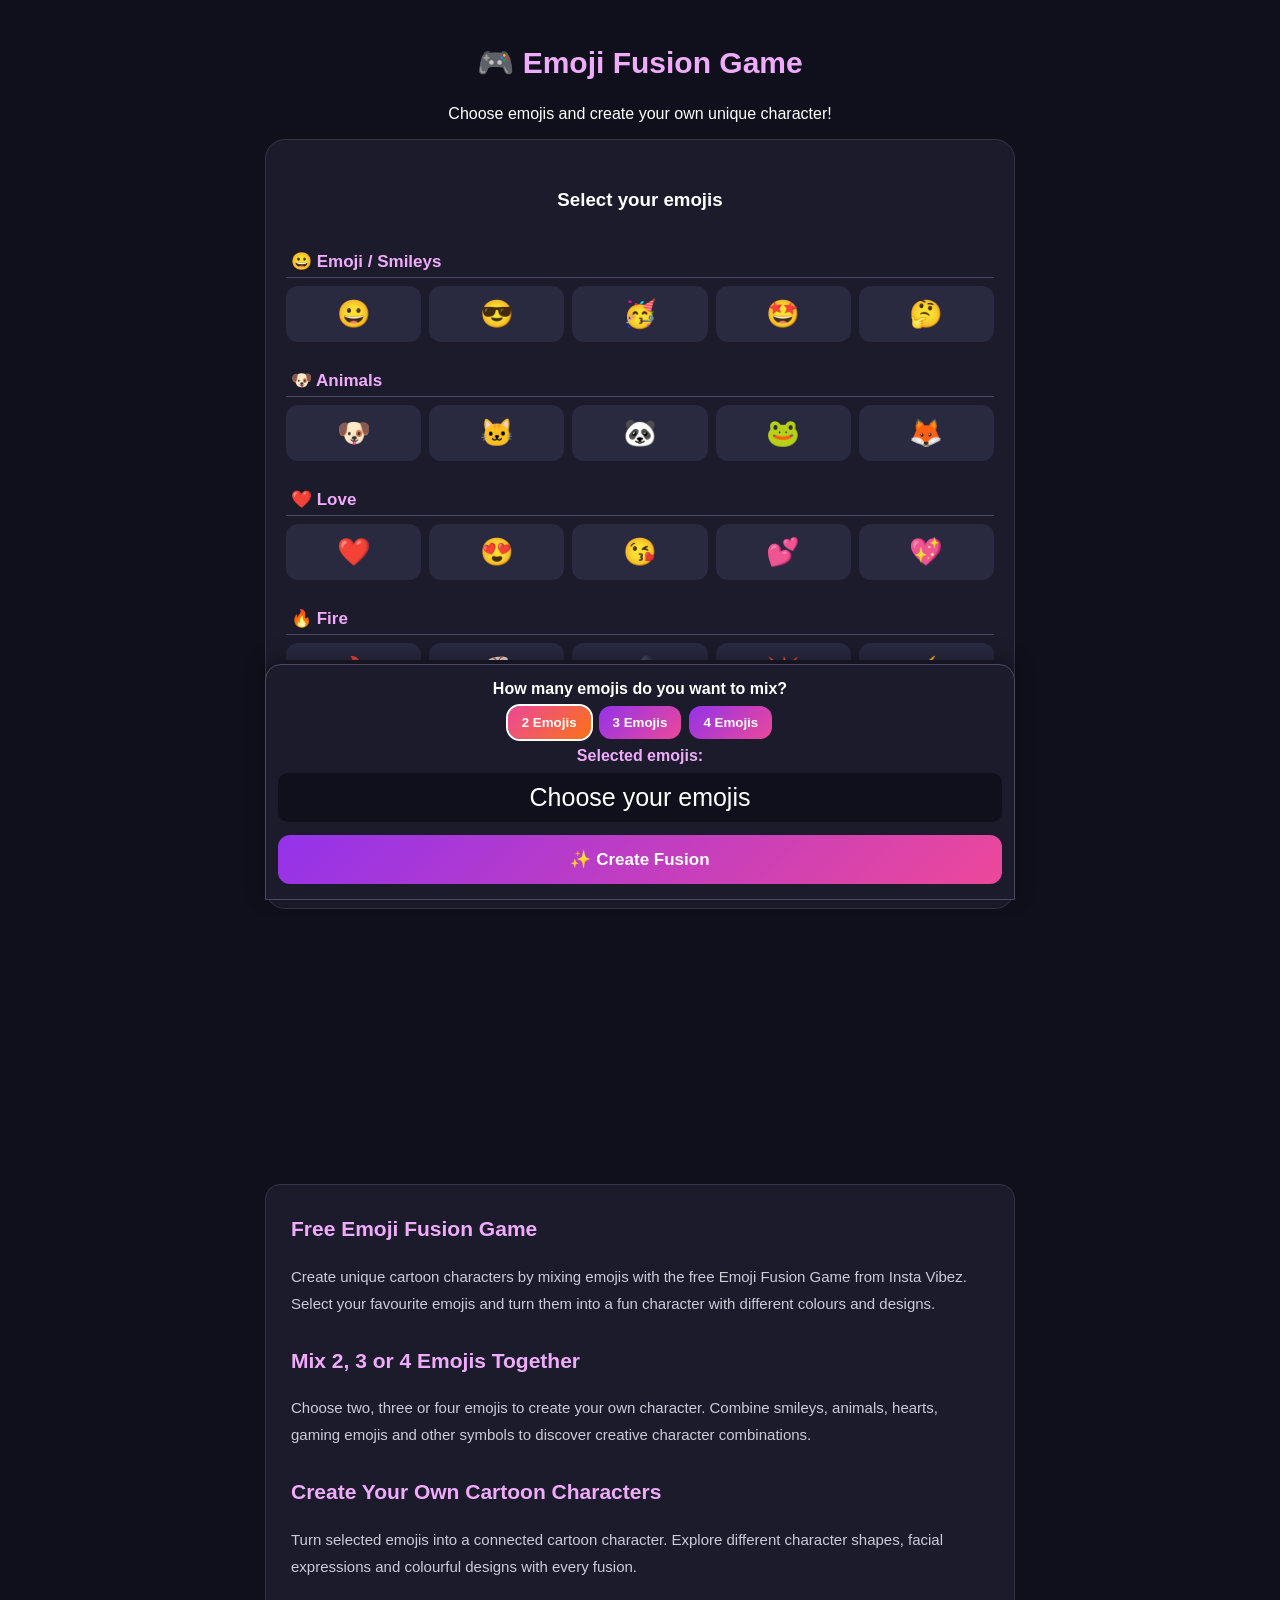
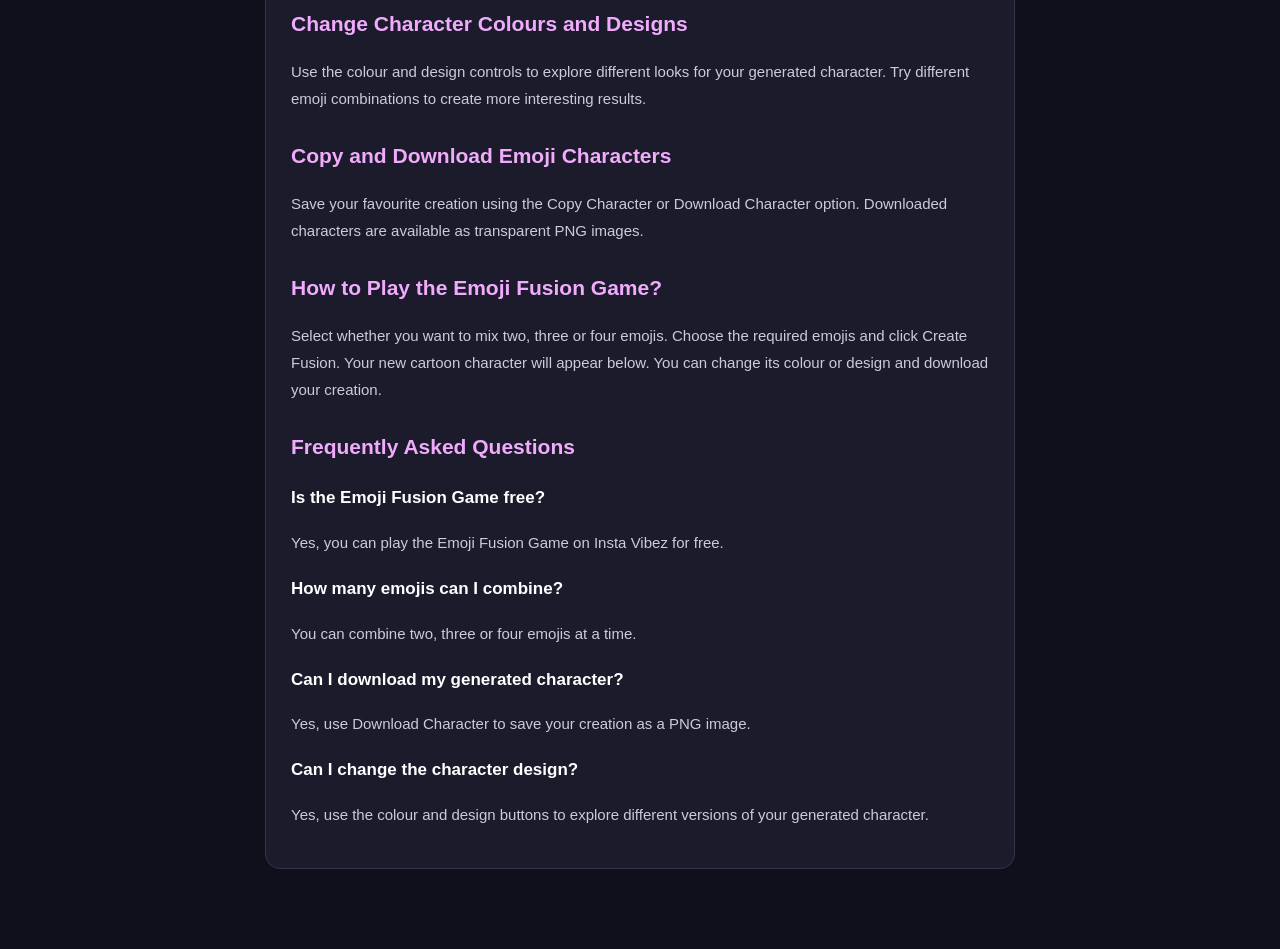
<file: emoji-fusion.html>
<!DOCTYPE html>
<html lang="en">
<head>
<meta charset="UTF-8">
<meta name="viewport" content="width=device-width, initial-scale=1.0">

 <title>Emoji Fusion Game - Mix Emojis & Create Cartoon Characters | Insta Vibez</title>

<meta name="description" content="Play the free Emoji Fusion Game by Insta Vibez. Mix 2, 3 or 4 emojis to create unique cartoon characters. Change character colours and designs, then copy or download your creation.">

<meta name="theme-color" content="#10101c">

<style>
* {
  box-sizing: border-box;
}

body {
  margin: 0;
  padding: 20px;
  font-family: Arial, sans-serif;
  background: #10101c;
  color: white;
  text-align: center;
}

.fusion-section {
  max-width: 750px;
  margin: 25px auto;
}

.fusion-box {
  background: #1b1b2b;
  border: 1px solid #34344b;
  border-radius: 20px;
  padding: 25px 15px;
}

h1 {
  color: #f0abfc;
  font-size: 30px;
}

.fusion-box p {
  color: #c9c9d8;
}

.mode-buttons,
.fusion-actions {
  display: flex;
  justify-content: center;
  flex-wrap: wrap;
  gap: 10px;
  margin: 18px 0;
}

.mode-buttons button,
.fusion-button,
.fusion-actions button {
  border: none;
  border-radius: 12px;
  padding: 12px 18px;
  color: white;
  font-weight: bold;
  cursor: pointer;
  background: linear-gradient(135deg, #9333ea, #ec4899);
}

.mode-buttons button.active {
  background: linear-gradient(135deg, #ec4899, #f97316);
  outline: 2px solid white;
}
/* EMOJI CATEGORY BUTTONS */

.category-buttons {
  display: flex;
  flex-wrap: wrap;
  justify-content: center;
  gap: 10px;
  margin: 20px 0;
}

.category-buttons button {
  border: 1px solid #494965;
  border-radius: 12px;
  padding: 11px 15px;
  background: #292940;
  color: white;
  font-size: 14px;
  font-weight: bold;
  cursor: pointer;
  transition: 0.2s;
}

.category-buttons button:hover {
  border-color: #ec4899;
  transform: translateY(-2px);
}

.category-buttons button.active {
  background: linear-gradient(135deg, #9333ea, #ec4899);
  border-color: #f0abfc;
  color: white;
  box-shadow: 0 3px 12px rgba(236, 72, 153, 0.25);
}
.emoji-category-title {
  grid-column: 1 / -1;
  text-align: left;
  color: #f0abfc;
  font-size: 17px;
  font-weight: bold;
  padding: 12px 5px 5px;
  border-bottom: 1px solid #494965;
  margin-top: 8px;
}
/* EMOJI BROWSER SCROLL */

.emoji-browser {
  max-height: 55vh;
  overflow-y: auto;
  overflow-x: hidden;
  padding: 5px;
  margin-bottom: 20px;
  scrollbar-width: thin;
  scrollbar-color: #9333ea #292940;
}

 /* FIXED BOTTOM PANEL */

.fusion-sticky-panel {
  position: fixed;
  bottom: 0;
  left: 50%;
  transform: translateX(-50%);
  width: calc(100% - 20px);
  max-width: 750px;
  z-index: 1000;
  background: #1b1b2b;
  border: 1px solid #494965;
  border-radius: 16px 16px 0 0;
  padding: 10px 12px;
  margin: 0;
  box-shadow: 0 -5px 20px rgba(0, 0, 0, 0.35);
}

.fusion-sticky-panel h3 {
  font-size: 16px;
  margin: 5px 0 8px;
}

.fusion-sticky-panel .mode-buttons {
  margin: 8px 0;
  gap: 8px;
}

.fusion-sticky-panel .mode-buttons button {
  padding: 9px 14px;
}

.fusion-sticky-panel p {
  margin: 5px 0;
  color: #f0abfc;
  font-weight: bold;
}

.fusion-sticky-panel #selectedDisplay {
  margin: 8px 0;
  min-height: 38px;
}

.fusion-sticky-panel .fusion-button {
  margin: 5px 0;
  width: 100%;
}
 
/* SPACE FOR FIXED PANEL */
.fusion-section {
  padding-bottom: 240px;
}

.emoji-grid {
  display: grid;
  grid-template-columns: repeat(5, minmax(0, 1fr));
  gap: 8px;
  margin: 20px 0;
}

.emoji-choice {
  background: #292940;
  border: 2px solid transparent;
  border-radius: 12px;
  padding: 10px 2px;
  font-size: 27px;
  cursor: pointer;
  min-width: 0;
}

.emoji-choice.selected {
  border-color: #ec4899;
  background: #49305c;
  transform: scale(1.04);
}

#selectedDisplay {
  min-height: 45px;
  padding: 10px;
  background: #10101c;
  border-radius: 10px;
  font-size: 25px;
  margin: 15px 0;
}

.fusion-button {
  font-size: 17px;
  padding: 14px 28px;
  margin: 10px;
}

.fusion-display {
  display: flex;
  align-items: center;
  justify-content: center;
  gap: 12px;
  width: 100%;
  margin: 20px auto;
}

#fusionOutput {
  width: min(65%, 320px);
  flex-shrink: 1;
}

#fusionOutput svg {
  width: 100%;
  height: auto;
  display: block;
  overflow: visible;
}

.next-fusion {
  width: 42px;
  height: 42px;
  min-width: 42px;
  border: none;
  border-radius: 50%;
  background: linear-gradient(135deg, #9333ea, #ec4899);
  color: white;
  font-size: 25px;
  cursor: pointer;
  padding: 0;
}

#fusionName {
  color: #f0abfc;
  margin: 10px 0;
}

#copyMessage {
  color: #86efac;
  min-height: 20px;
  font-size: 14px;
}

@media (max-width: 480px) {
  body {
    padding: 10px;
  }

  .fusion-box {
    padding: 20px 10px;
  }

  .emoji-grid {
    grid-template-columns: repeat(5, minmax(0, 1fr));
    gap: 6px;
  }

  .emoji-choice {
    font-size: 23px;
    padding: 10px 1px;
  }

  .fusion-display {
    gap: 7px;
  }

  .next-fusion {
    width: 36px;
    height: 36px;
    min-width: 36px;
  }
}
/* EMOJI FUSION SEO CONTENT */

.fusion-seo-content {
  max-width: 750px;
  margin: 35px auto 60px;
  padding: 25px;
  background: #1b1b2b;
  border: 1px solid #34344b;
  border-radius: 15px;
  color: #eeeeee;
  line-height: 1.8;
  text-align: left;
}

.fusion-seo-content h2 {
  color: #f0abfc;
  font-size: 21px;
  margin: 25px 0 10px;
}

.fusion-seo-content h2:first-child {
  margin-top: 0;
}

.fusion-seo-content h3 {
  color: #ffffff;
  font-size: 17px;
  margin: 18px 0 7px;
}

.fusion-seo-content p {
  color: #ccccd8;
  font-size: 15px;
  margin-bottom: 15px;
}

@media (max-width: 600px) {
  .fusion-seo-content {
    margin: 25px 5px 40px;
    padding: 18px;
  }

  .fusion-seo-content h2 {
    font-size: 19px;
  }

  .fusion-seo-content h3 {
    font-size: 16px;
  }

  .fusion-seo-content p {
    font-size: 14px;
  }
}
</style>
</head>

<body>

<section class="fusion-section">

  <h1>🎮 Emoji Fusion Game</h1>
  <p>Choose emojis and create your own unique character!</p>

  <div class="fusion-box">

     

   <div class="emoji-browser">

  <h3>Select your emojis</h3>

  <div class="category-buttons" id="categoryButtons"></div>

  <div class="emoji-grid" id="emojiGrid"></div>

</div>
 <div class="fusion-sticky-panel">

  <h3>How many emojis do you want to mix?</h3>

  <div class="mode-buttons">
    <button type="button" class="active" data-count="2">2 Emojis</button>
    <button type="button" data-count="3">3 Emojis</button>
    <button type="button" data-count="4">4 Emojis</button>
  </div>

  <p>Selected emojis:</p>

  <div id="selectedDisplay">Choose your emojis</div>

  <button type="button" class="fusion-button" id="fusionButton">
    ✨ Create Fusion
  </button>

</div>
    <h3>Your New Character</h3>

    <div class="fusion-display">

      <button type="button" id="colorFusion"
        class="next-fusion" title="Change colour">›</button>

      <div id="fusionOutput">
        <p>Your character will appear here!</p>
      </div>

      <button type="button" id="nextFusion"
        class="next-fusion" title="Change design">‹›</button>

    </div>

    <h3 id="fusionName"></h3>

    <div class="fusion-actions">
      <button type="button" id="copyFusion">📋 Copy Character</button>
      <button type="button" id="downloadFusion">⬇️ Download Character</button>
    </div>

    <p id="copyMessage"></p>

  </div>
</section>

<!-- EMOJI FUSION SEO CONTENT START -->
<section class="fusion-seo-content">

  <h2>Free Emoji Fusion Game</h2>
  <p>
    Create unique cartoon characters by mixing emojis with the free
    Emoji Fusion Game from Insta Vibez. Select your favourite emojis
    and turn them into a fun character with different colours and designs.
  </p>

  <h2>Mix 2, 3 or 4 Emojis Together</h2>
  <p>
    Choose two, three or four emojis to create your own character.
    Combine smileys, animals, hearts, gaming emojis and other symbols
    to discover creative character combinations.
  </p>

  <h2>Create Your Own Cartoon Characters</h2>
  <p>
    Turn selected emojis into a connected cartoon character.
    Explore different character shapes, facial expressions and
    colourful designs with every fusion.
  </p>

  <h2>Change Character Colours and Designs</h2>
  <p>
    Use the colour and design controls to explore different looks
    for your generated character. Try different emoji combinations
    to create more interesting results.
  </p>

  <h2>Copy and Download Emoji Characters</h2>
  <p>
    Save your favourite creation using the Copy Character or
    Download Character option. Downloaded characters are available
    as transparent PNG images.
  </p>

  <h2>How to Play the Emoji Fusion Game?</h2>
  <p>
    Select whether you want to mix two, three or four emojis.
    Choose the required emojis and click Create Fusion.
    Your new cartoon character will appear below. You can change
    its colour or design and download your creation.
  </p>

  <h2>Frequently Asked Questions</h2>

  <h3>Is the Emoji Fusion Game free?</h3>
  <p>
    Yes, you can play the Emoji Fusion Game on Insta Vibez for free.
  </p>

  <h3>How many emojis can I combine?</h3>
  <p>
    You can combine two, three or four emojis at a time.
  </p>

  <h3>Can I download my generated character?</h3>
  <p>
    Yes, use Download Character to save your creation as a PNG image.
  </p>

  <h3>Can I change the character design?</h3>
  <p>
    Yes, use the colour and design buttons to explore different
    versions of your generated character.
  </p>

</section>
<!-- EMOJI FUSION SEO CONTENT END -->

<script>
 const emojiGrid = document.getElementById("emojiGrid");
const categoryButtons = document.getElementById("categoryButtons");

const modeButtons = document.querySelectorAll(".mode-buttons button");

const selectedDisplay = document.getElementById("selectedDisplay");
const output = document.getElementById("fusionOutput");
const message = document.getElementById("copyMessage");

let selected = [];
let maxSelection = 2;

let lastFusionEmojis = [];
let fusionVariation = 0;
let designVariation = 0;

const emojiCategories = {
  "😀 Emoji / Smileys": ["😀", "😎", "🥳", "🤩", "🤔"],

  "🐶 Animals": ["🐶", "🐱", "🐼", "🐸", "🦊"],

  "❤️ Love": ["❤️", "😍", "😘", "💕", "💖"],

  "🔥 Fire": ["🔥", "🌋", "☄️", "💥", "⚡"],

  "🎮 Game": ["🎮", "👾", "🎯", "🕹️", "🏆"],

  "🎂 Birthday Wishes": ["🎂", "🎉", "🎁", "🎈", "🥳"],

  "😂 Hasna & Rona": ["🤣", "😂", "😭", "🥹", "😢"],

  "👧 Girls & Boys": ["👦", "👧", "🧑", "👸", "🤴"],

  "👕 Clothes": ["👕", "👖", "👗", "🩱", "👙"],

  "✨ Aesthetic & Viral Trends": ["🫠", "🥹", "💅", "🧿", "✨"]
};


 // Show all categories and all emojis together
function showAllEmojis() {

  categoryButtons.style.display = "none";
  emojiGrid.innerHTML = "";

  Object.entries(emojiCategories).forEach(([category, emojis]) => {

    const heading = document.createElement("div");

    heading.className = "emoji-category-title";
    heading.textContent = category;

    emojiGrid.appendChild(heading);

    emojis.forEach(emoji => {

      const button = document.createElement("button");

      button.type = "button";
      button.className = "emoji-choice";
      button.textContent = emoji;

      button.addEventListener("click", function () {

        if (selected.includes(emoji)) {

          selected = selected.filter(item => item !== emoji);

        } else if (selected.length < maxSelection) {

          selected.push(emoji);

        } else {

          message.textContent = "You can select only " + maxSelection + " emojis!";
          return;

        }

        message.textContent = "";
        updateSelected();

      });

      emojiGrid.appendChild(button);

    });

  });

}

// Start all emojis
showAllEmojis();
const designs = [
  "round",
  "square",
  "cat",
  "monster",
  "panda",
  "royal"
];

 // Emoji selection modes
modeButtons.forEach(button => {

  button.addEventListener("click", function () {

    maxSelection = Number(this.dataset.count);

    modeButtons.forEach(btn => {
      btn.classList.remove("active");
    });

    this.classList.add("active");

    selected = [];

    updateSelected();

  });

});

// Update selected emojis
function updateSelected() {

  document.querySelectorAll(".emoji-choice").forEach(button => {

    button.classList.toggle(
      "selected",
      selected.includes(button.textContent.trim())
    );

  });

  selectedDisplay.textContent = selected.length
    ? selected.join(" + ")
    : "Choose your emojis";

}

  
// Character generator - One Connected Cartoon Character
function makeCharacter(emojis, colorVariation = 0, shapeVariation = 0) {

  const combo = emojis.join("");
  let hash = 0;

  for (let i = 0; i < combo.length; i++) {
    hash = (hash * 31 + combo.charCodeAt(i)) >>> 0;
  }

  const palettes = [
    ["#f9a8d4", "#a78bfa", "#ec4899"],
    ["#67e8f9", "#3b82f6", "#0ea5e9"],
    ["#fde68a", "#fb923c", "#f97316"],
    ["#86efac", "#22c55e", "#15803d"],
    ["#c4b5fd", "#9333ea", "#7e22ce"],
    ["#fda4af", "#e11d48", "#be123c"],
    ["#bef264", "#84cc16", "#4d7c0f"],
    ["#f0abfc", "#c026d3", "#86198f"]
  ];

  const colors = palettes[
    (hash + colorVariation) % palettes.length
  ];

  const shapes = ["round", "square", "cat", "monster", "panda", "royal"];
  const shape = shapes[
    (hash + shapeVariation) % shapes.length
  ];

  const hasAnimal = emojis.some(e =>
    ["🐶", "🐱", "🦊", "🐼", "🐸"].includes(e)
  );

  const hasCat = emojis.includes("🐱") || emojis.includes("🦊");
  const hasPanda = emojis.includes("🐼");
  const hasFrog = emojis.includes("🐸");
  const hasFire = emojis.some(e =>
    ["🔥", "🌋", "☄️"].includes(e)
  );

  const hasLove = emojis.some(e =>
    ["❤️", "😍", "😘", "💕", "💖"].includes(e)
  );

  const hasClothes = emojis.some(e =>
    ["👕", "👖", "👗", "🩱", "👙"].includes(e)
  );

  const hasGame = emojis.some(e =>
    ["🎮", "👾", "🎯", "🕹️"].includes(e)
  );

  const hasBirthday = emojis.some(e =>
    ["🎂", "🎉", "🎁", "🎈"].includes(e)
  );

  const hasCool = emojis.includes("😎") || emojis.includes("💅");
  const hasCrown = emojis.some(e =>
    ["👸", "🤴", "🏆"].includes(e)
  );

  // Connected body
  const body = `
    <path d="M75 315 Q78 235 125 225
    L195 225 Q242 235 245 315Z"
    fill="${colors[2]}" stroke="#252536" stroke-width="5"/>

    <path d="M115 240 Q160 280 205 240"
    fill="none" stroke="${colors[0]}" stroke-width="7"
    stroke-linecap="round"/>
  `;

  // Face shape
  let head = "";

  if (shape === "square") {
    head = `
      <rect x="65" y="55" width="190" height="190"
      rx="55" fill="url(#face)" stroke="#252536" stroke-width="5"/>
    `;
  } else if (shape === "cat" || hasCat) {
    head = `
      <path d="M65 110 L65 30 L125 75
      Q160 55 195 75 L255 30 L255 110
      Q285 205 210 245 Q160 270 110 245
      Q35 205 65 110Z"
      fill="url(#face)" stroke="#252536" stroke-width="5"/>
    `;
  } else if (shape === "monster") {
    head = `
      <path d="M65 100 L95 25 L135 65
      L185 65 L225 25 L255 100
      Q290 190 225 245 Q160 280 95 245
      Q30 190 65 100Z"
      fill="url(#face)" stroke="#252536" stroke-width="5"/>
    `;
  } else {
    head = `
      <circle cx="160" cy="150" r="100"
      fill="url(#face)" stroke="#252536" stroke-width="5"/>
    `;
  }

  // Animal ears attached to head
  let ears = "";

  if (hasAnimal) {
    ears = `
      <path d="M82 100 Q35 5 110 65
      Q125 80 125 100Z"
      fill="${colors[0]}" stroke="#252536" stroke-width="5"/>

      <path d="M198 100 Q195 5 245 65
      Q265 80 238 110Z"
      fill="${colors[0]}" stroke="#252536" stroke-width="5"/>
    `;
  }

  // Fire hair attached to head
  let hair = "";

  if (hasFire) {
    hair = `
      <path d="M80 95 Q45 35 105 10
      Q95 55 135 48 Q125 5 165 0
      Q165 45 195 48 Q225 15 230 5
      Q275 55 240 100Z"
      fill="#fb923c" stroke="#252536" stroke-width="5"/>
    `;
  }

  // Crown attached to head
  let crown = "";

  if (hasCrown) {
    crown = `
      <path d="M105 65 L90 15 L130 45
      L160 5 L190 45 L230 15 L215 65Z"
      fill="#facc15" stroke="#252536" stroke-width="5"/>
    `;
  }

  // Face details
  let eyes = `
    <ellipse cx="125" cy="150" rx="11" ry="16" fill="#171717"/>
    <ellipse cx="195" cy="150" rx="11" ry="16" fill="#171717"/>
    <circle cx="128" cy="145" r="4" fill="white"/>
    <circle cx="198" cy="145" r="4" fill="white"/>
  `;

  if (hasCool) {
    eyes = `
      <rect x="100" y="130" width="55" height="35"
      rx="12" fill="#171717"/>
      <rect x="165" y="130" width="55" height="35"
      rx="12" fill="#171717"/>
      <path d="M155 145 L165 145"
      stroke="#171717" stroke-width="7"/>
      <path d="M105 135 L150 135"
      stroke="white" stroke-width="3"/>
    `;
  }

  if (hasPanda) {
    eyes = `
      <ellipse cx="125" cy="150" rx="25" ry="30" fill="#252536"/>
      <ellipse cx="195" cy="150" rx="25" ry="30" fill="#252536"/>
      <circle cx="130" cy="148" r="10" fill="white"/>
      <circle cx="200" cy="148" r="10" fill="white"/>
    `;
  }

  if (hasFrog) {
    eyes = `
      <circle cx="120" cy="105" r="27" fill="white"
      stroke="#252536" stroke-width="5"/>
      <circle cx="200" cy="105" r="27" fill="white"
      stroke="#252536" stroke-width="5"/>
      <circle cx="120" cy="105" r="12" fill="#171717"/>
      <circle cx="200" cy="105" r="12" fill="#171717"/>
    `;
  }

  const mouth = emojis.some(e =>
    ["🤣", "😂", "🥳"].includes(e)
  )
    ? `<path d="M125 190 Q160 250 195 190Z"
       fill="#7f1d1d" stroke="#252536" stroke-width="4"/>`
    : `<path d="M130 195 Q160 225 190 195"
       fill="none" stroke="#252536" stroke-width="7"
       stroke-linecap="round"/>`;

  // Outfit integrated with body
  let outfit = "";

  if (hasClothes || hasGame) {
    outfit = `
      <path d="M105 245 L85 315 L235 315 L215 245
      Q160 275 105 245Z"
      fill="${colors[0]}" stroke="#252536" stroke-width="5"/>

      <path d="M130 265 L160 290 L190 265"
      fill="none" stroke="${colors[2]}" stroke-width="7"/>
    `;
  }

  // Small details connected to the character
  let details = "";

  if (hasLove) {
    details += `
      <path d="M160 75 C145 55 120 70 160 105
      C200 70 175 55 160 75Z"
      fill="#ef4444" stroke="#252536" stroke-width="3"/>
    `;
  }

  if (hasGame) {
    details += `
      <rect x="125" y="275" width="70" height="25"
      rx="10" fill="#252536" stroke="white" stroke-width="3"/>
      <circle cx="145" cy="287" r="5" fill="#ef4444"/>
      <circle cx="175" cy="287" r="5" fill="#22c55e"/>
    `;
  }

  if (hasBirthday) {
    details += `
      <path d="M145 45 L160 15 L175 45Z"
      fill="#facc15" stroke="#252536" stroke-width="3"/>
    `;
  }

  return `
  <svg xmlns="http://www.w3.org/2000/svg" viewBox="0 0 320 350">

    <defs>
      <linearGradient id="face" x1="0" y1="0" x2="1" y2="1">
        <stop offset="0%" stop-color="${colors[0]}"/>
        <stop offset="100%" stop-color="${colors[1]}"/>
      </linearGradient>
    </defs>

    ${body}
    ${outfit}
    ${ears}
    ${head}
    ${hair}
    ${crown}
    ${details}

    <ellipse cx="105" cy="190" rx="15" ry="8"
    fill="#fb7185" opacity="0.65"/>

    <ellipse cx="215" cy="190" rx="15" ry="8"
    fill="#fb7185" opacity="0.65"/>

    ${eyes}
    ${mouth}

  </svg>
  `;
}


// Character names
function makeCharacterName(emojis) {

  const names = [
    "Magic Fusion",
    "Super Vibe",
    "Crazy Legend",
    "Royal Monster",
    "Dreamy Hero",
    "Ultimate Star",
    "Mystery Soul",
    "Fusion Master"
  ];

  return names[(emojis.length + designVariation) % names.length];
}
 
// Create fusion
document.getElementById("fusionButton").addEventListener("click", function () {

  if (selected.length !== maxSelection) {
    message.textContent = "Please select " + maxSelection + " emojis first!";
    return;
  }

  lastFusionEmojis = [...selected];

  fusionVariation = 0;
  designVariation = 0;

  output.innerHTML = makeCharacter(
    lastFusionEmojis,
    fusionVariation,
    designVariation
  );

  document.getElementById("fusionName").textContent =
    makeCharacterName(lastFusionEmojis);

  message.textContent = "";

  selected = [];
  updateSelected();

  requestAnimationFrame(() => {
    output.scrollIntoView({
      behavior: "smooth",
      block: "center"
    });
  });

});

// Left button: colour change
document.getElementById("colorFusion").addEventListener("click", function () {

  if (lastFusionEmojis.length === 0) return;

  fusionVariation++;

  output.innerHTML = makeCharacter(
    lastFusionEmojis,
    fusionVariation,
    designVariation
  );

  message.textContent = "";
});

// Right button: design change
document.getElementById("nextFusion").addEventListener("click", function () {

  if (lastFusionEmojis.length === 0) return;

  designVariation = (designVariation + 1) % designs.length;

  output.innerHTML = makeCharacter(
    lastFusionEmojis,
    fusionVariation,
    designVariation
  );

  document.getElementById("fusionName").textContent =
    makeCharacterName(lastFusionEmojis);

  message.textContent = "";
});

// Convert transparent SVG to transparent PNG
async function getFusionPNG() {

  const svg = output.querySelector("svg");

  if (!svg) {
    message.textContent = "First create a character!";
    return null;
  }

  const svgData = new XMLSerializer().serializeToString(svg);

  const svgBlob = new Blob([svgData], {
    type: "image/svg+xml;charset=utf-8"
  });

  const url = URL.createObjectURL(svgBlob);
  const img = new Image();

  return new Promise(resolve => {

    img.onload = function () {

      const canvas = document.createElement("canvas");

      canvas.width = 640;
      canvas.height = 640;

      const ctx = canvas.getContext("2d");

      // Clear canvas: no background colour
      ctx.clearRect(0, 0, 640, 640);

      ctx.drawImage(img, 0, 0, 640, 640);

      URL.revokeObjectURL(url);

      canvas.toBlob(blob => {
        resolve(blob);
      }, "image/png");
    };

    img.onerror = function () {
      URL.revokeObjectURL(url);
      resolve(null);
    };

    img.src = url;
  });
}

 // Copy transparent character
document.getElementById("copyFusion").addEventListener("click", async function () {

  const blob = await getFusionPNG();

  if (!blob) return;

  try {

    if (!navigator.clipboard || !window.ClipboardItem) {
      throw new Error("Image clipboard not supported");
    }

    const pngBlob = new Blob([blob], {
      type: "image/png"
    });

    await navigator.clipboard.write([
      new ClipboardItem({
        "image/png": pngBlob
      })
    ]);

    message.textContent = "Transparent character copied!";

  } catch (error) {

    message.textContent = "Copy failed. Please use Download Character.";

  }
});

// Download transparent character
document.getElementById("downloadFusion").addEventListener("click", async function () {

  const blob = await getFusionPNG();

  if (!blob) return;

  const url = URL.createObjectURL(blob);

  const link = document.createElement("a");

  link.href = url;
  link.download = "instavibez-emoji-fusion.png";

  link.click();

  URL.revokeObjectURL(url);

  message.textContent = "Transparent character downloaded!";
});

</script>

</body>
</html>
</file>
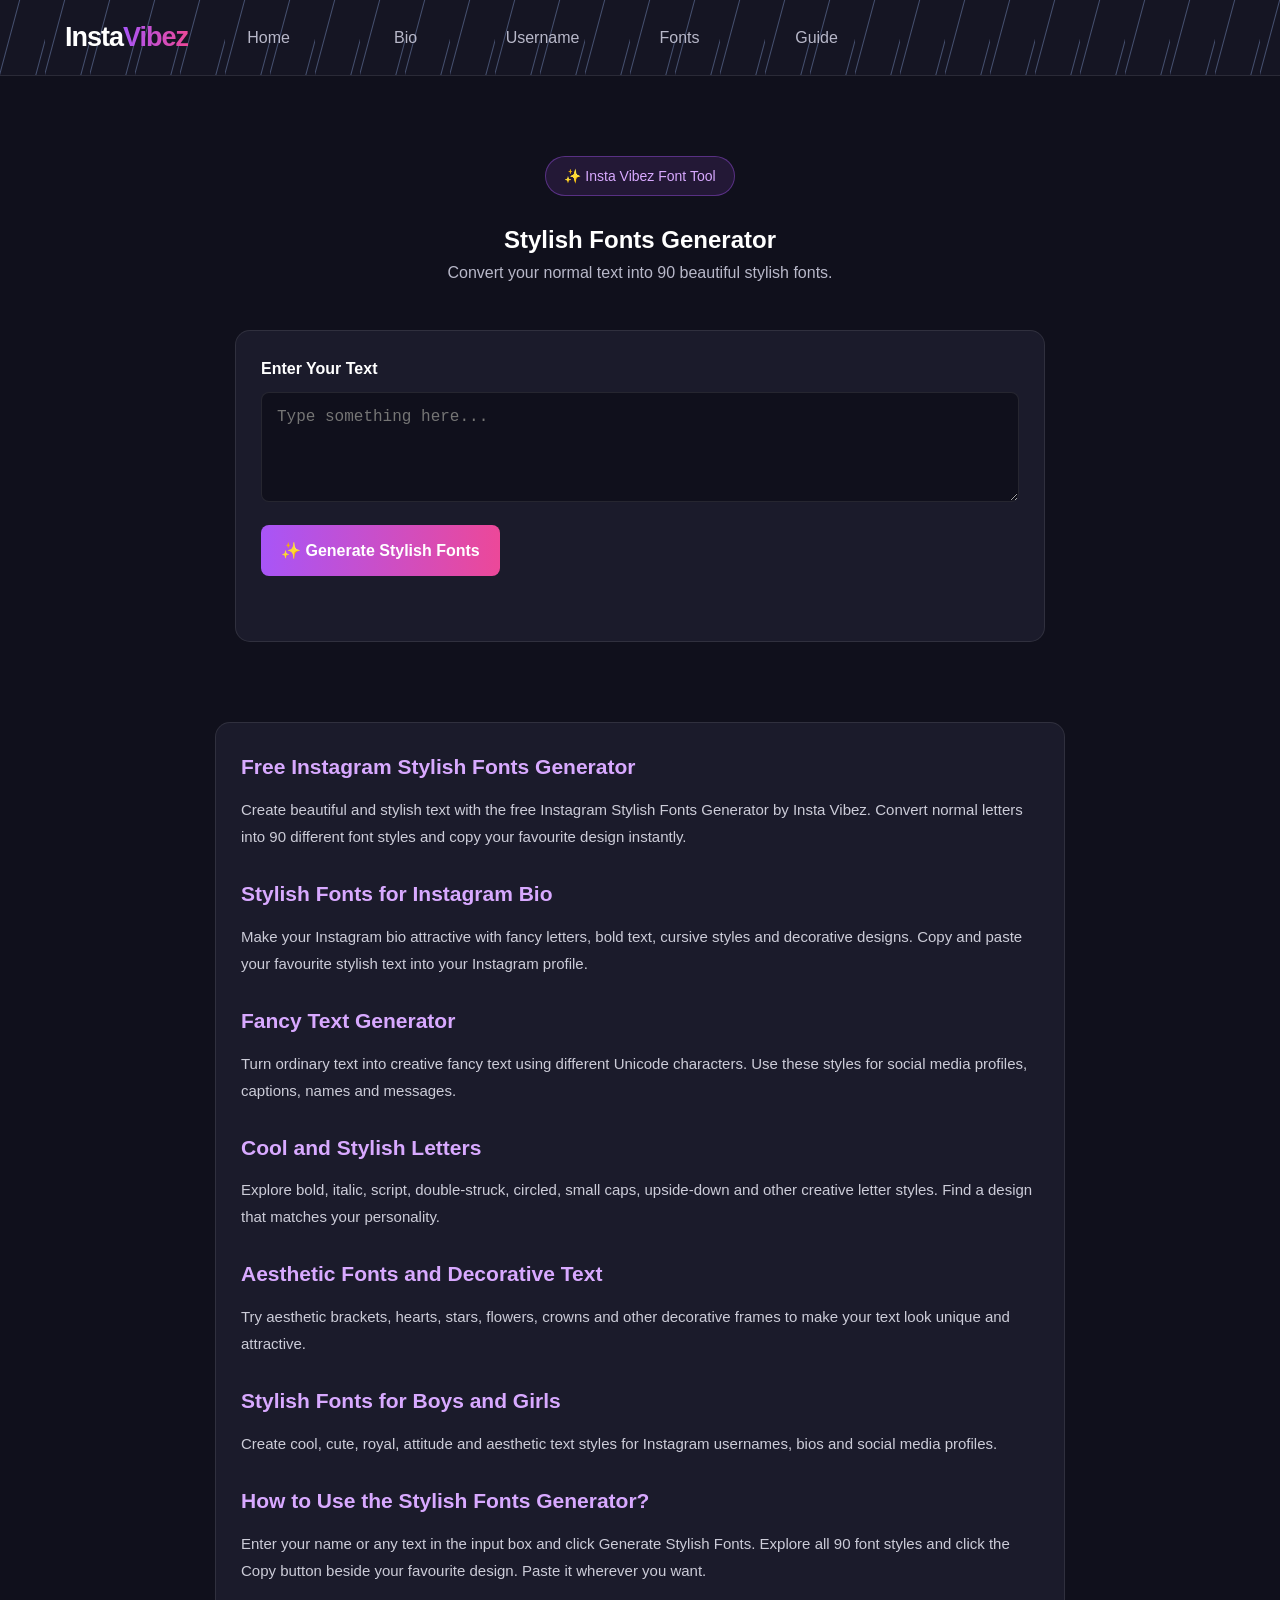
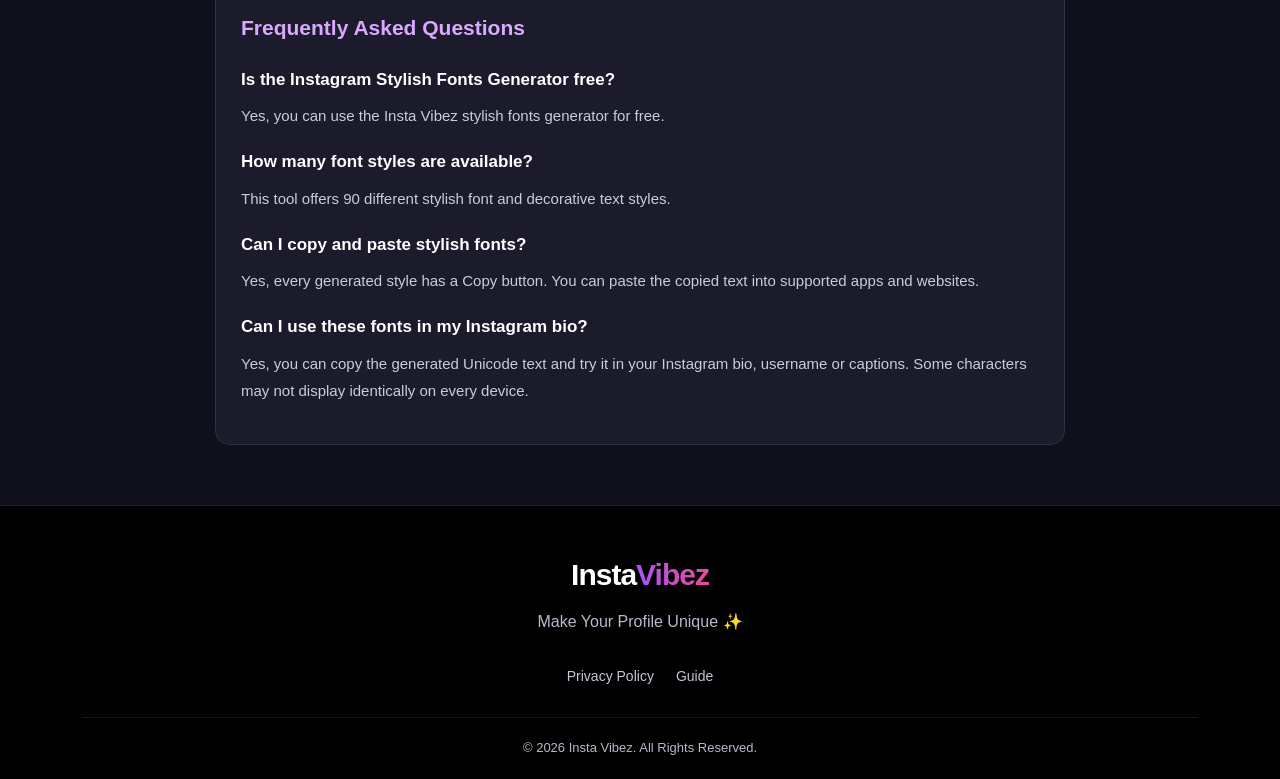
<file: fonts.html>
<!DOCTYPE html>
<html lang="en">
<head>
  <meta charset="UTF-8">
  <meta name="viewport" content="width=device-width, initial-scale=1.0">
  <meta name="description" content="Convert normal text into 90 stylish Instagram fonts with Insta Vibez. Try fancy text, cool letters, bold, cursive and aesthetic fonts. Copy and paste stylish text instantly.">
<meta name="theme-color" content="#10101c">
<title>Instagram Stylish Fonts Generator - 90 Fancy Text Styles | Insta Vibez</title>
  <link rel="stylesheet" href="style.css">

  <style>
    .font-section {
      max-width: 850px;
      margin: 60px auto;
      padding: 20px;
    }

    .font-box {
      background: var(--card);
      padding: 25px;
      border: 1px solid var(--border);
      border-radius: 15px;
      margin-top: 25px;
    }

    .font-box label {
      display: block;
      font-weight: bold;
      margin-bottom: 10px;
    }

    .font-box textarea {
      width: 100%;
      min-height: 110px;
      padding: 15px;
      border-radius: 8px;
      background: #10101c;
      border: 1px solid var(--border);
      color: white;
      font-size: 16px;
      resize: vertical;
      outline: none;
      box-sizing: border-box;
    }

    .font-box > button {
      margin-top: 15px;
      padding: 13px 20px;
      border: none;
      border-radius: 8px;
      background: linear-gradient(90deg, #a855f7, #ec4899);
      color: white;
      font-weight: bold;
      cursor: pointer;
    }

    .font-results {
      display: grid;
      gap: 13px;
      margin-top: 25px;
    }

    .font-item {
      display: flex;
      align-items: center;
      justify-content: space-between;
      gap: 12px;
      padding: 16px;
      background: #10101c;
      border: 1px solid var(--border);
      border-radius: 9px;
    }

    .font-preview {
      overflow-wrap: anywhere;
      font-size: 17px;
      flex: 1;
    }

    .font-item button {
      padding: 9px 14px;
      border: none;
      border-radius: 7px;
      background: linear-gradient(90deg, #a855f7, #ec4899);
      color: white;
      cursor: pointer;
      font-weight: bold;
      flex-shrink: 0;
    }

    .font-item button.copied {
      background: #16a34a;
    }

    .font-message {
      color: #d8a9ff;
      margin-top: 15px;
      font-size: 14px;
    }

    @media(max-width: 500px) {
      .font-item {
        align-items: flex-start;
        flex-direction: column;
      }
    }
        /* FONTS SEO CONTENT */

    .fonts-seo-content {
      max-width: 850px;
      margin: 35px auto 60px;
      padding: 25px;
      background: var(--card);
      border: 1px solid var(--border);
      border-radius: 15px;
      color: #eeeeee;
      line-height: 1.8;
    }

    .fonts-seo-content h2 {
      color: #d8a9ff;
      font-size: 21px;
      margin: 25px 0 10px;
    }

    .fonts-seo-content h2:first-child {
      margin-top: 0;
    }

    .fonts-seo-content h3 {
      color: #ffffff;
      font-size: 17px;
      margin: 18px 0 7px;
    }

    .fonts-seo-content p {
      color: #ccccd8;
      font-size: 15px;
      margin-bottom: 15px;
    }

    @media (max-width: 600px) {
      .fonts-seo-content {
        margin: 25px 10px 40px;
        padding: 18px;
      }

      .fonts-seo-content h2 {
        font-size: 19px;
      }

      .fonts-seo-content h3 {
        font-size: 16px;
      }

      .fonts-seo-content p {
        font-size: 14px;
      }
    }
  </style>
</head>

<body>

<header class="header">
  <div class="container nav">
    <a href="index.html" class="logo">Insta<span>Vibez</span></a>
    <button class="menu-toggle" id="menuToggle" aria-label="Toggle menu">☰</button>

    <nav class="navbar" id="navbar">
      <a href="index.html">Home</a>
      <a href="bio.html">Bio</a>
      <a href="username.html">Username</a>
      <a href="fonts.html">Fonts</a>
      <a href="guide.html">Guide</a>
    </nav>
  </div>
</header>

<main>
  <section class="font-section">

    <div class="section-heading">
      <span class="hero-tag">✨ Insta Vibez Font Tool</span>
      <h1>Stylish Fonts Generator</h1>
      <p>Convert your normal text into 90 beautiful stylish fonts.</p>
    </div>

    <div class="font-box">
      <label for="fontInput">Enter Your Text</label>

      <textarea id="fontInput" placeholder="Type something here..."></textarea>

      <button type="button" id="convertFonts">✨ Generate Stylish Fonts</button>

      <div class="font-results" id="fontResults" aria-live="polite"></div>

      <p class="font-message" id="fontMessage"></p>
    </div>

   </section>

  <!-- FONTS SEO CONTENT START -->
  <section class="fonts-seo-content">

    <h2>Free Instagram Stylish Fonts Generator</h2>
    <p>
      Create beautiful and stylish text with the free Instagram Stylish Fonts
      Generator by Insta Vibez. Convert normal letters into 90 different font
      styles and copy your favourite design instantly.
    </p>

    <h2>Stylish Fonts for Instagram Bio</h2>
    <p>
      Make your Instagram bio attractive with fancy letters, bold text,
      cursive styles and decorative designs. Copy and paste your favourite
      stylish text into your Instagram profile.
    </p>

    <h2>Fancy Text Generator</h2>
    <p>
      Turn ordinary text into creative fancy text using different Unicode
      characters. Use these styles for social media profiles, captions,
      names and messages.
    </p>

    <h2>Cool and Stylish Letters</h2>
    <p>
      Explore bold, italic, script, double-struck, circled, small caps,
      upside-down and other creative letter styles. Find a design that
      matches your personality.
    </p>

    <h2>Aesthetic Fonts and Decorative Text</h2>
    <p>
      Try aesthetic brackets, hearts, stars, flowers, crowns and other
      decorative frames to make your text look unique and attractive.
    </p>

    <h2>Stylish Fonts for Boys and Girls</h2>
    <p>
      Create cool, cute, royal, attitude and aesthetic text styles for
      Instagram usernames, bios and social media profiles.
    </p>

    <h2>How to Use the Stylish Fonts Generator?</h2>
    <p>
      Enter your name or any text in the input box and click Generate
      Stylish Fonts. Explore all 90 font styles and click the Copy button
      beside your favourite design. Paste it wherever you want.
    </p>

    <h2>Frequently Asked Questions</h2>

    <h3>Is the Instagram Stylish Fonts Generator free?</h3>
    <p>
      Yes, you can use the Insta Vibez stylish fonts generator for free.
    </p>

    <h3>How many font styles are available?</h3>
    <p>
      This tool offers 90 different stylish font and decorative text styles.
    </p>

    <h3>Can I copy and paste stylish fonts?</h3>
    <p>
      Yes, every generated style has a Copy button. You can paste the
      copied text into supported apps and websites.
    </p>

    <h3>Can I use these fonts in my Instagram bio?</h3>
    <p>
      Yes, you can copy the generated Unicode text and try it in your
      Instagram bio, username or captions. Some characters may not display
      identically on every device.
    </p>

  </section>
  <!-- FONTS SEO CONTENT END -->

</main>

<footer class="footer">
  <div class="container">
    <a href="index.html" class="logo">Insta<span>Vibez</span></a>
    <p>Make Your Profile Unique ✨</p>

    <div class="footer-links">
      <a href="privacy.html">Privacy Policy</a>
      <a href="guide.html">Guide</a>
    </div>

    <p class="copyright">© <span id="currentYear">2026</span> Insta Vibez. All Rights Reserved.</p>
  </div>
</footer>

<script>
document.addEventListener("DOMContentLoaded", function () {

  const input = document.getElementById("fontInput");
  const generate = document.getElementById("convertFonts");
  const results = document.getElementById("fontResults");
  const message = document.getElementById("fontMessage");

  if (!input || !generate || !results || !message) {
    console.error("Font generator elements not found.");
    return;
  }

  // Unicode font converter
  function unicodeFont(text, upper, lower, special = {}) {
    return Array.from(text).map(char => {
      if (special[char]) return special[char];

      const code = char.charCodeAt(0);

      if (code >= 65 && code <= 90) {
        return String.fromCodePoint(upper + code - 65);
      }

      if (code >= 97 && code <= 122) {
        return String.fromCodePoint(lower + code - 97);
      }

      return char;
    }).join("");
  }

  function fullwidth(text) {
    return Array.from(text).map(char => {
      const code = char.codePointAt(0);

      if (code >= 33 && code <= 126) {
        return String.fromCodePoint(code + 0xFEE0);
      }

      return char === " " ? "　" : char;
    }).join("");
  }

  function circled(text) {
    return Array.from(text).map(char => {
      const code = char.charCodeAt(0);

      if (code >= 65 && code <= 90) {
        return String.fromCodePoint(0x24B6 + code - 65);
      }

      if (code >= 97 && code <= 122) {
        return String.fromCodePoint(0x24D0 + code - 97);
      }

      if (code >= 49 && code <= 57) {
        return String.fromCodePoint(0x2460 + code - 49);
      }

      if (char === "0") return "⓪";

      return char;
    }).join("");
  }

  function smallCaps(text) {
    const original = "abcdefghijklmnopqrstuvwxyz";
    const stylish = "ᴀʙᴄᴅᴇꜰɢʜɪᴊᴋʟᴍɴᴏᴘǫʀꜱᴛᴜᴠᴡxʏᴢ";

    return text.replace(/[a-z]/gi, char => {
      return stylish[original.indexOf(char.toLowerCase())] || char;
    });
  }

  function upsideDown(text) {
    const map = {
      a:"ɐ", b:"q", c:"ɔ", d:"p", e:"ǝ", f:"ɟ",
      g:"ƃ", h:"ɥ", i:"ᴉ", j:"ɾ", k:"ʞ", l:"ן",
      m:"ɯ", n:"u", o:"o", p:"d", q:"b", r:"ɹ",
      s:"s", t:"ʇ", u:"n", v:"ʌ", w:"ʍ", x:"x",
      y:"ʎ", z:"z",
      A:"∀", B:"𐐒", C:"Ɔ", D:"◖", E:"Ǝ", F:"Ⅎ",
      G:"פ", H:"H", I:"I", J:"ſ", K:"⋊", L:"˥",
      M:"W", N:"N", O:"O", P:"Ԁ", Q:"Ό", R:"ᴚ",
      S:"S", T:"⊥", U:"∩", V:"Λ", W:"M", X:"X",
      Y:"⅄", Z:"Z"
    };

    return Array.from(text).reverse().map(char => map[char] || char).join("");
  }

  // 25 original font styles
  const styles = [
    ["Bold", t => unicodeFont(t, 0x1D400, 0x1D41A)],
    ["Italic", t => unicodeFont(t, 0x1D434, 0x1D44E, {h:"ℎ"})],
    ["Bold Italic", t => unicodeFont(t, 0x1D468, 0x1D482)],
    ["Script", t => unicodeFont(t, 0x1D49C, 0x1D4B6, {B:"ℬ",E:"ℰ",F:"ℱ",H:"ℋ",I:"ℐ",L:"ℒ",M:"ℳ",R:"ℛ",e:"ℯ",g:"ℊ",o:"ℴ"})],
    ["Bold Script", t => unicodeFont(t, 0x1D4D0, 0x1D4EA)],
    ["Double Struck", t => unicodeFont(t, 0x1D538, 0x1D552, {C:"ℂ",H:"ℍ",N:"ℕ",P:"ℙ",Q:"ℚ",R:"ℝ",Z:"ℤ"})],
    ["Monospace", t => unicodeFont(t, 0x1D670, 0x1D68A)],
    ["Sans Serif", t => unicodeFont(t, 0x1D5A0, 0x1D5BA)],
    ["Sans Bold", t => unicodeFont(t, 0x1D5D4, 0x1D5EE)],
    ["Fullwidth", fullwidth],
    ["Bold Fraktur", t => unicodeFont(t, 0x1D56C, 0x1D586)],
    ["Fraktur", t => unicodeFont(t, 0x1D504, 0x1D51E, {C:"ℭ",H:"ℌ",I:"ℑ",R:"ℜ",Z:"ℨ"})],
    ["Sans Italic", t => unicodeFont(t, 0x1D608, 0x1D622)],
    ["Sans Bold Italic", t => unicodeFont(t, 0x1D63C, 0x1D656)],
    ["Circled", circled],
    ["Parenthesized", t => t.replace(/[A-Z]/g, c => "⒜".codePointAt(0) + c.charCodeAt(0) - 97)],
    ["Regional Letters", t => t.replace(/[a-z]/gi, c => String.fromCodePoint(0x1F1E6 + c.toUpperCase().charCodeAt(0) - 65))],
    ["Small Caps", smallCaps],
    ["Upside Down", upsideDown],
    ["Reverse", t => Array.from(t).reverse().join("")],
    ["Spaced", t => Array.from(t).join(" ")],
    ["Underline", t => Array.from(t).join("\u0332") + "\u0332"],
    ["Strike", t => Array.from(t).join("\u0336") + "\u0336"],
    ["Dotted", t => Array.from(t).join("\u0307") + "\u0307"],
    ["Double Underline", t => Array.from(t).join("\u0333") + "\u0333"],
    ["Wide Spacing", t => Array.from(t).join("  ")]
  ];

  // 65 decorative styles
  const decorations = [
    ["Star Frame", "★ ", " ★"],
    ["Sparkle Frame", "✦ ", " ✦"],
    ["Diamond Frame", "◆ ", " ◆"],
    ["Flower Frame", "❀ ", " ❀"],
    ["Heart Frame", "♡ ", " ♡"],
    ["Crown Frame", "♛ ", " ♛"],
    ["Music Frame", "♫ ", " ♫"],
    ["Moon Frame", "☾ ", " ☽"],
    ["Sun Frame", "☼ ", " ☼"],
    ["Cloud Frame", "☁ ", " ☁"],
    ["Arrow Frame", "➤ ", " ➤"],
    ["Triangle Frame", "▲ ", " ▲"],
    ["Circle Frame", "● ", " ●"],
    ["Square Frame", "▪ ", " ▪"],
    ["Flame Frame", "♨ ", " ♨"],
    ["Double Star", "✧⋆ ", " ⋆✧"],
    ["Triple Star", "✦✧ ", " ✧✦"],
    ["Glitter Frame", "｡･:*:･ﾟ★ ", " ★ﾟ･:*:･｡"],
    ["Aesthetic Frame", "『 ", " 』"],
    ["Japanese Brackets", "【 ", " 】"],
    ["Angle Brackets", "〈 ", " 〉"],
    ["Double Angle", "《 ", " 》"],
    ["Corner Brackets", "「 ", " 」"],
    ["White Brackets", "〔 ", " 〕"],
    ["Lenticular Frame", "〖 ", " 〗"],
    ["Tortoise Frame", "〘 ", " 〙"],
    ["Heavy Brackets", "〚 ", " 〛"],
    ["Fullwidth Brackets", "（ ", " ）"],
    ["Curly Braces", "❴ ", " ❵"],
    ["Decorative Braces", "༺ ", " ༻"],
    ["Tibetan Frame", "༼ ", " ༽"],
    ["Slash Frame", "/ ", " /"],
    ["Backslash Frame", "\\ ", " \\"],
    ["Pipe Frame", "│ ", " │"],
    ["Double Pipe", "║ ", " ║"],
    ["Dash Frame", "— ", " —"],
    ["Long Dash", "━━ ", " ━━"],
    ["Wave Frame", "〜 ", " 〜"],
    ["Tilde Frame", "~ ", " ~"],
    ["Equals Frame", "═ ", " ═"],
    ["Dot Frame", "• ", " •"],
    ["Bullet Frame", "∙ ", " ∙"],
    ["Colon Frame", "⁝ ", " ⁝"],
    ["Star Divider", "✩･ﾟ ", " ﾟ･✩"],
    ["Flower Divider", "❁༉ ", " ༉❁"],
    ["Leaf Frame", "❧ ", " ❧"],
    ["Butterfly Frame", "Ƹ̵̡Ӝ̵̨̄Ʒ ", " Ƹ̵̡Ӝ̵̨̄Ʒ"],
    ["Infinity Frame", "∞ ", " ∞"],
    ["Peace Frame", "☮ ", " ☮"],
    ["Check Frame", "✓ ", " ✓"],
    ["Cross Frame", "✗ ", " ✗"],
    ["Lightning Frame", "⚡ ", " ⚡"],
    ["Diamond Stars", "⋆｡˚◇ ", " ◇˚｡⋆"],
    ["Heart Stars", "♡₊˚ ", " ˚₊♡"],
    ["Tiny Stars", "˖⁺‧₊˚ ", " ˚₊‧⁺˖"],
    ["Retro Frame", "༄ ", " ༄"],
    ["Vintage Frame", "༺❦ ", " ❦༻"],
    ["Royal Frame", "♕༒ ", " ༒♕"],
    ["Gothic Frame", "† ", " †"],
    ["Mystic Frame", "☯ ", " ☯"],
    ["Celestial Frame", "☽✧ ", " ✧☾"],
    ["Ocean Frame", "≋ ", " ≋"],
    ["Minimal Frame", "· ", " ·"],
    ["Double Dot", "･･ ", " ･･"],
    ["Small Diamond", "‹◇ ", " ◇›"],
    ["Arrow Bracket", "⟪ ", " ⟫"]
  ];

  // Generate all 90 styles
  function generateFonts(text) {
    const output = styles.map(([name, convert]) => ({
      name: name,
      text: convert(text)
    }));

    decorations.forEach(([name, before, after]) => {
      output.push({
        name: name,
        text: before + text + after
      });
    });

    return output;
  }

  // Copy text with fallback
  async function copyText(text) {
    try {
      if (navigator.clipboard && window.isSecureContext) {
        await navigator.clipboard.writeText(text);
        return true;
      }
    } catch (error) {
      // Use fallback below
    }

    const temp = document.createElement("textarea");
    temp.value = text;
    temp.style.position = "fixed";
    temp.style.left = "-9999px";
    temp.style.top = "0";

    document.body.appendChild(temp);
    temp.focus();
    temp.select();

    let success = false;

    try {
      success = document.execCommand("copy");
    } catch (error) {
      success = false;
    }

    temp.remove();
    return success;
  }

  // Generate button
  generate.addEventListener("click", function () {
    const text = input.value.trim();

    results.innerHTML = "";
    message.textContent = "";

    if (!text) {
      message.textContent = "⚠️ Please enter some text first!";
      input.focus();
      return;
    }

    const fonts = generateFonts(text);

    fonts.forEach(font => {
      const item = document.createElement("div");
      item.className = "font-item";

      const preview = document.createElement("span");
      preview.className = "font-preview";
      preview.textContent = font.text;

      const button = document.createElement("button");
      button.type = "button";
      button.textContent = "Copy";

      button.addEventListener("click", async function () {
        const success = await copyText(font.text);

        if (success) {
          button.textContent = "✓ COPIED!";
          button.classList.add("copied");
          message.textContent = "✅ " + font.name + " copied successfully!";

          setTimeout(function () {
            button.textContent = "Copy";
            button.classList.remove("copied");
          }, 2000);
        } else {
          message.textContent = "❌ Copy failed. Please select and copy manually.";
        }
      });

      item.appendChild(preview);
      item.appendChild(button);
      results.appendChild(item);
    });

    message.textContent = "✨ " + fonts.length + " stylish font styles generated!";
  });

  // Mobile navigation
  const menuToggle = document.getElementById("menuToggle");
  const navbar = document.getElementById("navbar");

  if (menuToggle && navbar) {
    menuToggle.addEventListener("click", function () {
      navbar.classList.toggle("active");

      const isOpen = navbar.classList.contains("active");

      menuToggle.textContent = isOpen ? "✕" : "☰";
      menuToggle.setAttribute("aria-expanded", isOpen);
    });

    navbar.querySelectorAll("a").forEach(link => {
      link.addEventListener("click", function () {
        navbar.classList.remove("active");
        menuToggle.textContent = "☰";
        menuToggle.setAttribute("aria-expanded", "false");
      });
    });
  }

  // Current year
  const year = document.getElementById("currentYear");

  if (year) {
    year.textContent = new Date().getFullYear();
  }

});
</script>

</body>
</html>
</file>
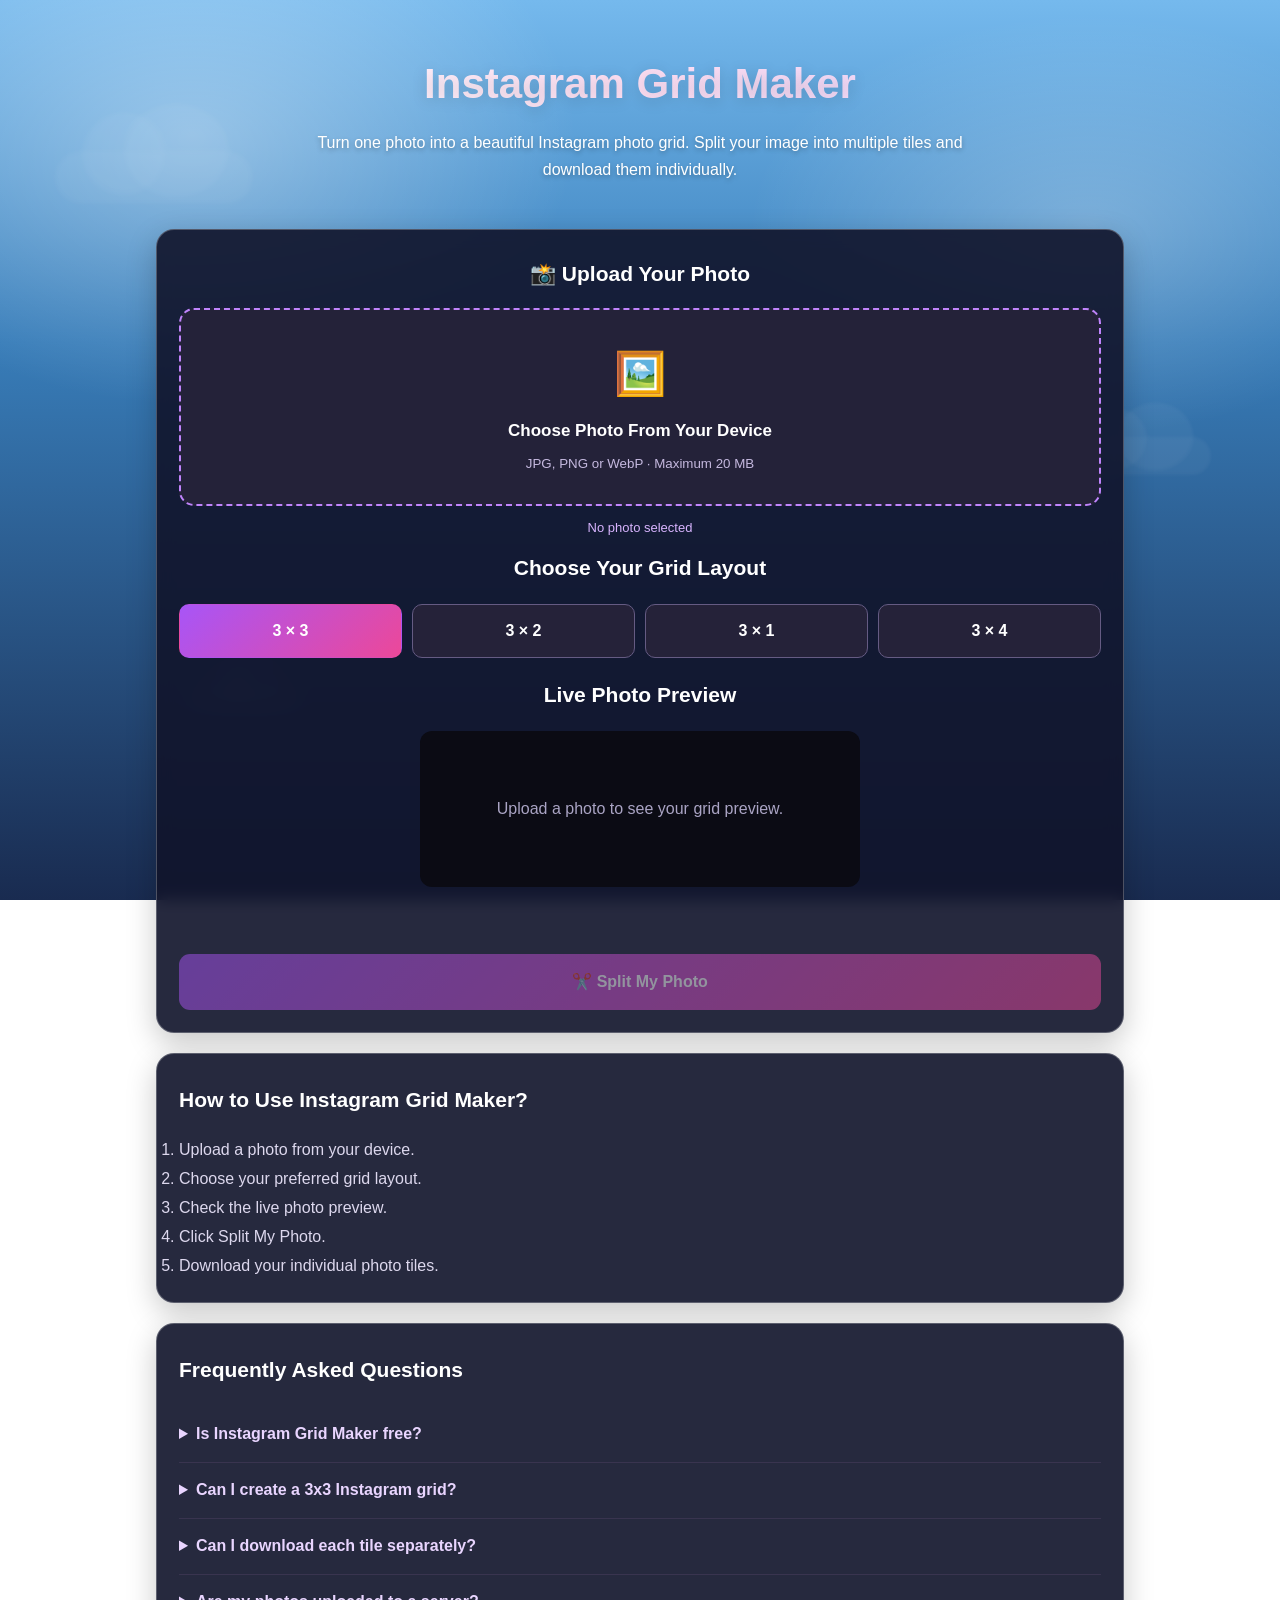
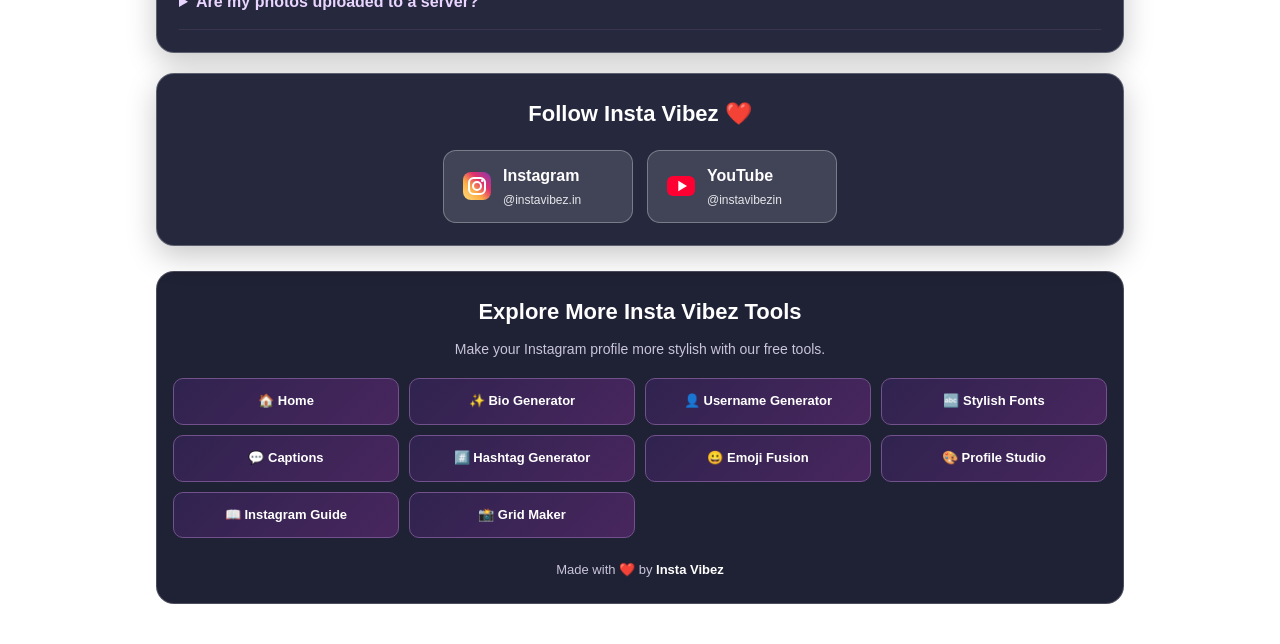
<file: grid-maker.html>
<!DOCTYPE html>
<html lang="en">
<head>
<meta charset="UTF-8">
<meta name="viewport" content="width=device-width, initial-scale=1.0">
<title>Instagram Grid Maker & Photo Splitter | Insta Vibez</title>
<meta name="description" content="Split your Instagram photos into 3x3, 3x2, 3x1 and 3x4 grids. Preview and download individual photo tiles for free with Insta Vibez.">
<meta name="theme-color" content="#142b50">
<link rel="stylesheet" href="style.css">

<style>
*{box-sizing:border-box}

body{
  margin:0;
  color:#fff;
  font-family:Arial,sans-serif;
  background:
    radial-gradient(ellipse at 15% 15%,rgba(255,255,255,.35),transparent 25%),
    radial-gradient(ellipse at 85% 25%,rgba(255,255,255,.25),transparent 22%),
    linear-gradient(180deg,#75b9ed 0%,#387db9 38%,#192b50 100%);
  background-attachment:fixed;
  min-height:100vh;
  overflow-x:hidden;
}

/* SKY CLOUDS */
.sky-cloud{
  position:fixed;
  z-index:0;
  width:180px;
  height:48px;
  background:rgba(255,255,255,.22);
  border-radius:50px;
  filter:blur(2px);
  pointer-events:none;
}
.sky-cloud:before,.sky-cloud:after{
  content:"";
  position:absolute;
  background:inherit;
  border-radius:50%;
}
.sky-cloud:before{width:75px;height:75px;left:25px;top:-35px}
.sky-cloud:after{width:95px;height:85px;right:22px;top:-43px}
.cloud-one{top:17%;left:5%;transform:scale(1.1)}
.cloud-two{top:48%;right:4%;transform:scale(.8)}
.cloud-three{top:75%;left:12%;transform:scale(.65)}

/* FLYING AIRPLANES */
.airplane{
  position:fixed;
  z-index:1;
  width:95px;
  height:48px;
  pointer-events:none;
  opacity:.85;
  filter:drop-shadow(0 4px 5px rgba(0,0,0,.25));
  animation:flyAcross 25s linear infinite;
}
.airplane svg{width:100%;height:100%}
.plane-one{top:12%;left:-130px;animation-duration:27s}
.plane-two{
  top:39%;left:-150px;
  width:65px;
  animation-duration:35s;
  animation-delay:8s;
  opacity:.65;
}
.plane-three{
  top:68%;left:-140px;
  width:115px;
  animation-duration:31s;
  animation-delay:15s;
}
.plane-four{
  top:85%;left:-120px;
  width:55px;
  animation-duration:40s;
  animation-delay:4s;
  opacity:.6;
}
@keyframes flyAcross{
  from{transform:translateX(-150px) translateY(0)}
  25%{transform:translateX(35vw) translateY(-12px)}
  50%{transform:translateX(65vw) translateY(8px)}
  75%{transform:translateX(100vw) translateY(-8px)}
  to{transform:translateX(calc(100vw + 180px)) translateY(0)}
}

/* MAIN CONTENT */
.grid-page{
  position:relative;
  z-index:2;
  width:100%;
  max-width:1000px;
  margin:auto;
  padding:25px 16px 40px;
}

.grid-hero{text-align:center;padding:25px 10px}
.grid-hero h1{
  font-size:clamp(27px,5vw,42px);
  margin-bottom:12px;
  background:linear-gradient(90deg,#fff,#ffe0f5,#e8d5ff);
  background-clip:text;
  -webkit-background-clip:text;
  color:transparent;
  text-shadow:0 3px 15px rgba(0,0,0,.15);
}
.grid-hero p{
  color:#fff;
  line-height:1.7;
  max-width:650px;
  margin:auto;
  text-shadow:0 2px 5px rgba(0,0,0,.3);
}

.grid-box{
  background:rgba(17,20,43,.91);
  border:1px solid rgba(255,255,255,.25);
  border-radius:18px;
  padding:22px;
  margin:20px 0;
  box-shadow:0 10px 30px rgba(0,0,0,.22);
  backdrop-filter:blur(8px);
}
.grid-box h2{
  text-align:center;
  font-size:21px;
  margin:5px 0 18px;
}
.upload-area{
  display:block;
  border:2px dashed #c084fc;
  border-radius:15px;
  padding:30px 15px;
  text-align:center;
  background:#242239;
  cursor:pointer;
}
.upload-area .upload-icon{
  font-size:42px;
  display:block;
  margin-bottom:10px;
}
.upload-area strong{display:block;color:#fff;font-size:17px}
.upload-area small{display:block;color:#c5b9df;margin-top:8px}
.upload-area input{display:none}
.file-name{
  color:#d8b4fe;
  text-align:center;
  margin:12px 0;
  font-size:13px;
  overflow-wrap:anywhere;
}
.layout-options{
  display:grid;
  grid-template-columns:repeat(4,1fr);
  gap:10px;
  margin:20px 0;
}
.layout-btn{
  border:1px solid #655b83;
  background:#252239;
  color:white;
  padding:13px 5px;
  border-radius:10px;
  cursor:pointer;
  font-weight:bold;
}
.layout-btn.active{
  background:linear-gradient(135deg,#a855f7,#ec4899);
  border-color:transparent;
}
.preview-area{
  width:100%;
  max-width:440px;
  margin:20px auto;
  padding:5px;
  background:#0b0b14;
  border-radius:12px;
}
.preview-grid{
  display:grid;
  grid-template-columns:repeat(3,1fr);
  gap:2px;
  overflow:hidden;
}
.preview-grid img{
  display:block;
  width:100%;
  aspect-ratio:1/1;
  object-fit:cover;
}
.placeholder{
  text-align:center;
  padding:60px 10px;
  color:#aaa4c4;
  grid-column:1/-1;
}
.grid-button{
  width:100%;
  border:none;
  border-radius:11px;
  padding:15px;
  background:linear-gradient(135deg,#a855f7,#ec4899);
  color:white;
  font-size:16px;
  font-weight:bold;
  cursor:pointer;
  margin-top:10px;
}
.grid-button:disabled{opacity:.5;cursor:not-allowed}
.status{
  text-align:center;
  color:#e9d5ff;
  min-height:22px;
  margin:15px 0;
}
.result-grid{
  display:grid;
  grid-template-columns:repeat(3,1fr);
  gap:12px;
}
.tile-card{
  background:#252239;
  border-radius:12px;
  padding:8px;
  text-align:center;
  min-width:0;
}
.tile-card img{display:block;width:100%;border-radius:7px}
.tile-card button{
  border:none;
  width:100%;
  padding:9px 3px;
  margin-top:8px;
  background:#9333ea;
  color:white;
  border-radius:7px;
  cursor:pointer;
  font-size:12px;
}
.grid-info{color:#ddd8ee;line-height:1.8}
.grid-info h2{color:#fff;text-align:left}
.grid-info details{border-bottom:1px solid #39344f;padding:13px 0}
.grid-info summary{cursor:pointer;color:#e9d5ff;font-weight:bold}
.grid-info details p{color:#ddd8ee;line-height:1.7}

/* SOCIAL LINKS */
.social-section{
  text-align:center;
  padding:22px 12px;
}
.social-section h2{margin:0 0 18px;font-size:22px}
.social-links{
  display:flex;
  justify-content:center;
  flex-wrap:wrap;
  gap:14px;
}
.social-link{
  display:flex;
  align-items:center;
  gap:10px;
  text-decoration:none;
  color:#fff;
  background:rgba(255,255,255,.12);
  border:1px solid rgba(255,255,255,.3);
  border-radius:13px;
  padding:12px 17px;
  min-width:190px;
  transition:.25s;
}
.social-link:hover{
  transform:translateY(-4px);
  background:rgba(255,255,255,.22);
}
.social-link svg{width:32px;height:32px;flex-shrink:0}
.social-link span{text-align:left;font-weight:bold}
.social-link small{
  display:block;
  font-size:12px;
  color:#e5e7eb;
  font-weight:normal;
  margin-top:3px;
}

/* ALL TOOLS FOOTER */
.tools-footer{
  margin-top:25px;
  padding:22px 16px;
  text-align:center;
  background:rgba(12,15,35,.92);
  border:1px solid rgba(255,255,255,.2);
  border-radius:18px;
}
.tools-footer h2{margin:0 0 8px;font-size:22px}
.tools-footer p{color:#c9c5da;font-size:14px}
.tool-links{
  display:grid;
  grid-template-columns:repeat(4,1fr);
  gap:10px;
  margin-top:18px;
}
.tool-links a{
  display:block;
  text-decoration:none;
  color:#fff;
  background:linear-gradient(135deg,#30234f,#48265e);
  border:1px solid #72518c;
  padding:12px 6px;
  border-radius:10px;
  font-size:13px;
  font-weight:bold;
  transition:.2s;
}
.tool-links a:hover{
  background:linear-gradient(135deg,#a855f7,#ec4899);
  transform:translateY(-3px);
}
.footer-brand{
  margin-top:22px;
  color:#c9c5da;
  font-size:13px;
}
.footer-brand strong{color:#fff}

@media(max-width:600px){
  .grid-page{padding:12px 10px 30px}
  .grid-box{padding:15px;border-radius:14px}
  .layout-options{grid-template-columns:repeat(2,1fr)}
  .result-grid{gap:7px}
  .tile-card{padding:5px}
  .tile-card button{font-size:11px}
  .tool-links{grid-template-columns:repeat(2,1fr)}
  .social-link{min-width: min(100%,220px)}
  .airplane{opacity:.65}
}
@media(prefers-reduced-motion:reduce){
  .airplane{animation:none;display:none}
  *{scroll-behavior:auto!important;transition:none!important}
}
</style>
</head>

<body>

<!-- SKY CLOUDS -->
<div class="sky-cloud cloud-one" aria-hidden="true"></div>
<div class="sky-cloud cloud-two" aria-hidden="true"></div>
<div class="sky-cloud cloud-three" aria-hidden="true"></div>

<!-- FLYING AIRPLANES -->
<div class="airplane plane-one" aria-hidden="true">
  <svg viewBox="0 0 120 60" fill="white">
    <path d="M5 31 L48 25 L75 3 Q80 0 82 5 L72 25 L108 29 Q116 31 108 34 L72 38 L82 55 Q80 60 75 56 L48 37 L5 34 Q0 33 5 31Z"/>
  </svg>
</div>
<div class="airplane plane-two" aria-hidden="true">
  <svg viewBox="0 0 120 60" fill="white">
    <path d="M5 31 L48 25 L75 3 Q80 0 82 5 L72 25 L108 29 Q116 31 108 34 L72 38 L82 55 Q80 60 75 56 L48 37 L5 34 Q0 33 5 31Z"/>
  </svg>
</div>
<div class="airplane plane-three" aria-hidden="true">
  <svg viewBox="0 0 120 60" fill="white">
    <path d="M5 31 L48 25 L75 3 Q80 0 82 5 L72 25 L108 29 Q116 31 108 34 L72 38 L82 55 Q80 60 75 56 L48 37 L5 34 Q0 33 5 31Z"/>
  </svg>
</div>
<div class="airplane plane-four" aria-hidden="true">
  <svg viewBox="0 0 120 60" fill="white">
    <path d="M5 31 L48 25 L75 3 Q80 0 82 5 L72 25 L108 29 Q116 31 108 34 L72 38 L82 55 Q80 60 75 56 L48 37 L5 34 Q0 33 5 31Z"/>
  </svg>
</div>

<main class="grid-page">

  <header class="grid-hero">
    <h1>Instagram Grid Maker</h1>
    <p>
      Turn one photo into a beautiful Instagram photo grid.
      Split your image into multiple tiles and download them individually.
    </p>
  </header>

  <section class="grid-box">
    <h2>📸 Upload Your Photo</h2>

    <label class="upload-area" for="gridFile">
      <span class="upload-icon">🖼️</span>
      <strong>Choose Photo From Your Device</strong>
      <small>JPG, PNG or WebP · Maximum 20 MB</small>
      <input type="file" id="gridFile" accept="image/jpeg,image/png,image/webp">
    </label>

    <div class="file-name" id="fileName">No photo selected</div>

    <h2>Choose Your Grid Layout</h2>
    <div class="layout-options">
      <button class="layout-btn active" data-rows="3" data-cols="3">3 × 3</button>
      <button class="layout-btn" data-rows="2" data-cols="3">3 × 2</button>
      <button class="layout-btn" data-rows="1" data-cols="3">3 × 1</button>
      <button class="layout-btn" data-rows="4" data-cols="3">3 × 4</button>
    </div>

    <h2>Live Photo Preview</h2>
    <div class="preview-area">
      <div class="preview-grid" id="previewGrid">
        <div class="placeholder">Upload a photo to see your grid preview.</div>
      </div>
    </div>

    <p class="status" id="status"></p>

    <button class="grid-button" id="splitBtn" disabled>
      ✂️ Split My Photo
    </button>

    <button class="grid-button" id="downloadAllBtn" style="display:none;">
      📥 Download All Photos
    </button>
  </section>

  <section class="grid-box" id="resultsSection" style="display:none;">
    <h2>🎉 Your Grid Photos</h2>
    <p style="text-align:center;color:#bbb;">Download each photo separately.</p>
    <div class="result-grid" id="resultGrid"></div>
  </section>

  <section class="grid-box grid-info">
    <h2>How to Use Instagram Grid Maker?</h2>
    <ol>
      <li>Upload a photo from your device.</li>
      <li>Choose your preferred grid layout.</li>
      <li>Check the live photo preview.</li>
      <li>Click Split My Photo.</li>
      <li>Download your individual photo tiles.</li>
    </ol>
  </section>

  <section class="grid-box grid-info">
    <h2>Frequently Asked Questions</h2>
    <details>
      <summary>Is Instagram Grid Maker free?</summary>
      <p>Yes, you can use this photo grid splitter for free.</p>
    </details>
    <details>
      <summary>Can I create a 3x3 Instagram grid?</summary>
      <p>Yes, the 3x3 layout splits your image into nine separate tiles.</p>
    </details>
    <details>
      <summary>Can I download each tile separately?</summary>
      <p>Yes, every generated tile has its own download button.</p>
    </details>
    <details>
      <summary>Are my photos uploaded to a server?</summary>
      <p>No. Your photo is processed locally in your browser.</p>
    </details>
  </section>

  <!-- INSTAGRAM AND YOUTUBE LINKS -->
  <section class="grid-box social-section">
    <h2>Follow Insta Vibez ❤️</h2>
    <div class="social-links">

      <a class="social-link" href="https://www.instagram.com/instavibez.in/" target="_blank" rel="noopener noreferrer">
        <svg viewBox="0 0 48 48" aria-label="Instagram logo">
          <defs>
            <linearGradient id="instaGradient" x1="0" y1="1" x2="1" y2="0">
              <stop offset="0%" stop-color="#ffdc80"/>
              <stop offset="35%" stop-color="#fcaf45"/>
              <stop offset="65%" stop-color="#e1306c"/>
              <stop offset="100%" stop-color="#833ab4"/>
            </linearGradient>
          </defs>
          <rect x="3" y="3" width="42" height="42" rx="12" fill="url(#instaGradient)"/>
          <rect x="12" y="12" width="24" height="24" rx="7" fill="none" stroke="white" stroke-width="3"/>
          <circle cx="24" cy="24" r="6" fill="none" stroke="white" stroke-width="3"/>
          <circle cx="32" cy="16" r="2" fill="white"/>
        </svg>
        <span>Instagram<small>@instavibez.in</small></span>
      </a>

      <a class="social-link" href="https://www.youtube.com/@instavibezin" target="_blank" rel="noopener noreferrer">
        <svg viewBox="0 0 48 48" aria-label="YouTube logo">
          <rect x="3" y="9" width="42" height="30" rx="9" fill="#ff0033"/>
          <path d="M20 16 L33 24 L20 32 Z" fill="white"/>
        </svg>
        <span>YouTube<small>@instavibezin</small></span>
      </a>

    </div>
  </section>

  <!-- ALL INSTA VIBEZ TOOLS -->
  <footer class="tools-footer">
    <h2>Explore More Insta Vibez Tools</h2>
    <p>Make your Instagram profile more stylish with our free tools.</p>

    <nav class="tool-links" aria-label="Insta Vibez tools">
      <a href="index.html">🏠 Home</a>
      <a href="bio.html">✨ Bio Generator</a>
      <a href="username.html">👤 Username Generator</a>
      <a href="fonts.html">🔤 Stylish Fonts</a>
      <a href="captions.html">💬 Captions</a>
      <a href="hashtag.html">#️⃣ Hashtag Generator</a>
      <a href="emoji-fusion.html">😀 Emoji Fusion</a>
      <a href="profile-studio.html">🎨 Profile Studio</a>
      <a href="guide.html">📖 Instagram Guide</a>
      <a href="grid-maker.html">📸 Grid Maker</a>
    </nav>

    <div class="footer-brand">
      Made with ❤️ by <strong>Insta Vibez</strong>
    </div>
  </footer>

</main>

<script>
const fileInput = document.getElementById("gridFile");
const fileName = document.getElementById("fileName");
const previewGrid = document.getElementById("previewGrid");
const statusText = document.getElementById("status");
const splitBtn = document.getElementById("splitBtn");
const downloadAllBtn = document.getElementById("downloadAllBtn");
const resultGrid = document.getElementById("resultGrid");
const resultsSection = document.getElementById("resultsSection");

let originalImage = null;
let selectedRows = 3;
let selectedCols = 3;
let generatedTiles = [];

document.querySelectorAll(".layout-btn").forEach(button => {
  button.addEventListener("click", () => {
    document.querySelectorAll(".layout-btn").forEach(btn => {
      btn.classList.remove("active");
    });

    button.classList.add("active");
    selectedRows = Number(button.dataset.rows);
    selectedCols = Number(button.dataset.cols);

    generatedTiles = [];
    resultGrid.innerHTML = "";
    resultsSection.style.display = "none";
    downloadAllBtn.style.display = "none";

    updatePreview();
  });
});

fileInput.addEventListener("change", event => {
  const file = event.target.files[0];
  if (!file) return;

  if (!file.type.startsWith("image/")) {
    statusText.textContent = "Please select a valid image.";
    return;
  }

  if (file.size > 20 * 1024 * 1024) {
    statusText.textContent = "Please choose an image smaller than 20 MB.";
    return;
  }

  const imageURL = URL.createObjectURL(file);
  const image = new Image();

  image.onload = () => {
    if (originalImage && originalImage.src.startsWith("blob:")) {
      URL.revokeObjectURL(originalImage.src);
    }

    originalImage = image;
    fileName.textContent = file.name;
    statusText.textContent = "Photo loaded successfully!";
    splitBtn.disabled = false;

    generatedTiles = [];
    resultGrid.innerHTML = "";
    resultsSection.style.display = "none";
    downloadAllBtn.style.display = "none";

    updatePreview();
  };

  image.onerror = () => {
    URL.revokeObjectURL(imageURL);
    statusText.textContent = "Unable to open this image.";
  };

  image.src = imageURL;
});

function createTile(row, col) {
  const tileWidth = Math.floor(originalImage.naturalWidth / selectedCols);
  const tileHeight = Math.floor(originalImage.naturalHeight / selectedRows);

  const width = col === selectedCols - 1
    ? originalImage.naturalWidth - col * tileWidth
    : tileWidth;

  const height = row === selectedRows - 1
    ? originalImage.naturalHeight - row * tileHeight
    : tileHeight;

  const canvas = document.createElement("canvas");
  canvas.width = width;
  canvas.height = height;

  const context = canvas.getContext("2d");

  context.drawImage(
    originalImage,
    col * tileWidth,
    row * tileHeight,
    width,
    height,
    0,
    0,
    width,
    height
  );

  return canvas;
}

function updatePreview() {
  if (!originalImage) return;

  previewGrid.innerHTML = "";
  previewGrid.style.gridTemplateColumns = `repeat(${selectedCols},1fr)`;

  for (let row = 0; row < selectedRows; row++) {
    for (let col = 0; col < selectedCols; col++) {
      const image = document.createElement("img");
      image.src = createTile(row, col).toDataURL("image/jpeg", 0.92);
      image.alt = `Grid preview tile ${row * selectedCols + col + 1}`;
      previewGrid.appendChild(image);
    }
  }
}

splitBtn.addEventListener("click", () => {
  if (!originalImage) {
    statusText.textContent = "Please upload a photo first.";
    return;
  }

  generatedTiles = [];
  resultGrid.innerHTML = "";

  let tileNumber = 0;

  for (let row = 0; row < selectedRows; row++) {
    for (let col = 0; col < selectedCols; col++) {
      tileNumber++;

      const canvas = createTile(row, col);
      const dataURL = canvas.toDataURL("image/jpeg", 0.95);

      generatedTiles.push(dataURL);

      const card = document.createElement("div");
      card.className = "tile-card";

      const image = document.createElement("img");
      image.src = dataURL;
      image.alt = `Instagram grid tile ${tileNumber}`;

      const button = document.createElement("button");
      button.textContent = `⬇ Download ${tileNumber}`;

      button.addEventListener("click", () => {
        downloadTile(dataURL, tileNumber);
      });

      card.appendChild(image);
      card.appendChild(button);
      resultGrid.appendChild(card);
    }
  }

  resultsSection.style.display = "block";
  downloadAllBtn.style.display = "block";
  statusText.textContent = `${generatedTiles.length} photo tiles created successfully!`;

  resultsSection.scrollIntoView({
    behavior: "smooth",
    block: "start"
  });
});

function downloadTile(dataURL, number) {
  const link = document.createElement("a");
  link.href = dataURL;
  link.download = `insta-vibez-grid-${number}.jpg`;
  document.body.appendChild(link);
  link.click();
  link.remove();
}

downloadAllBtn.addEventListener("click", () => {
  generatedTiles.forEach((tile, index) => {
    setTimeout(() => {
      downloadTile(tile, index + 1);
    }, index * 400);
  });
});
</script>

</body>
</html>
</file>
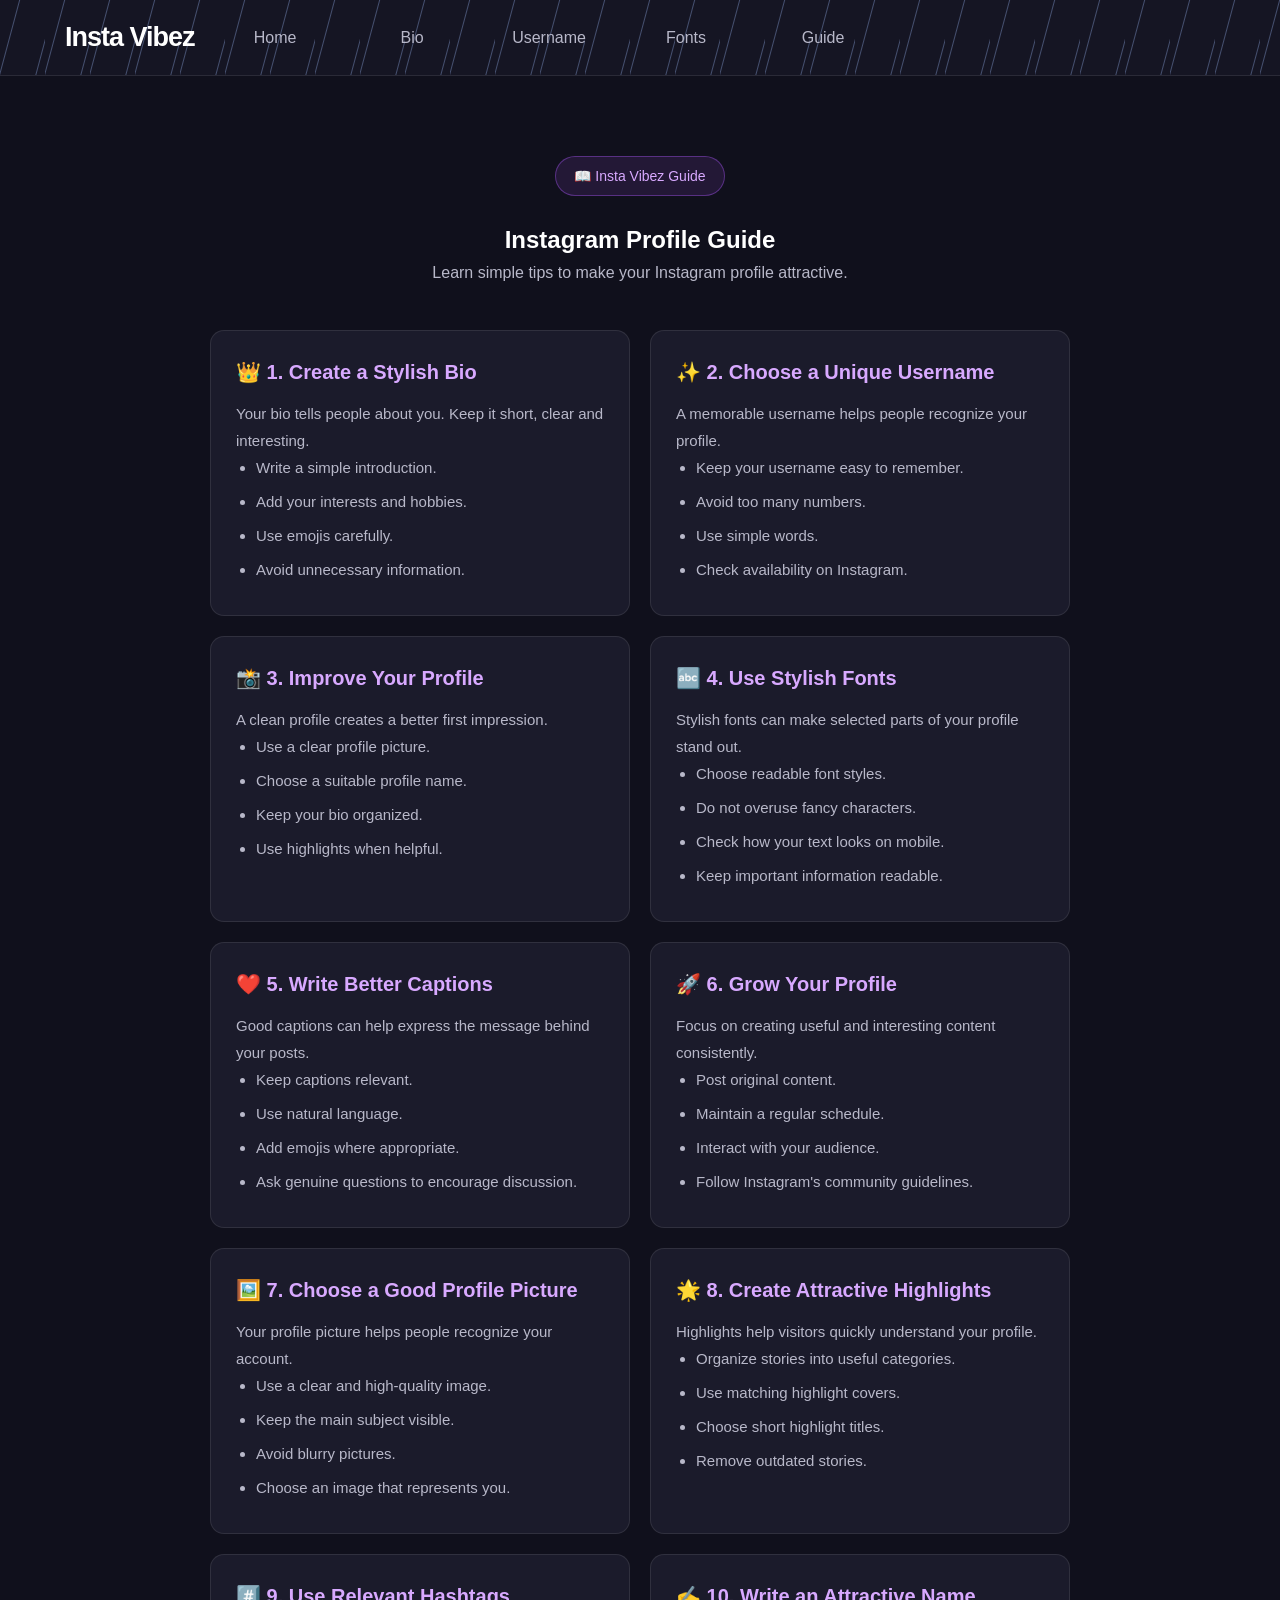
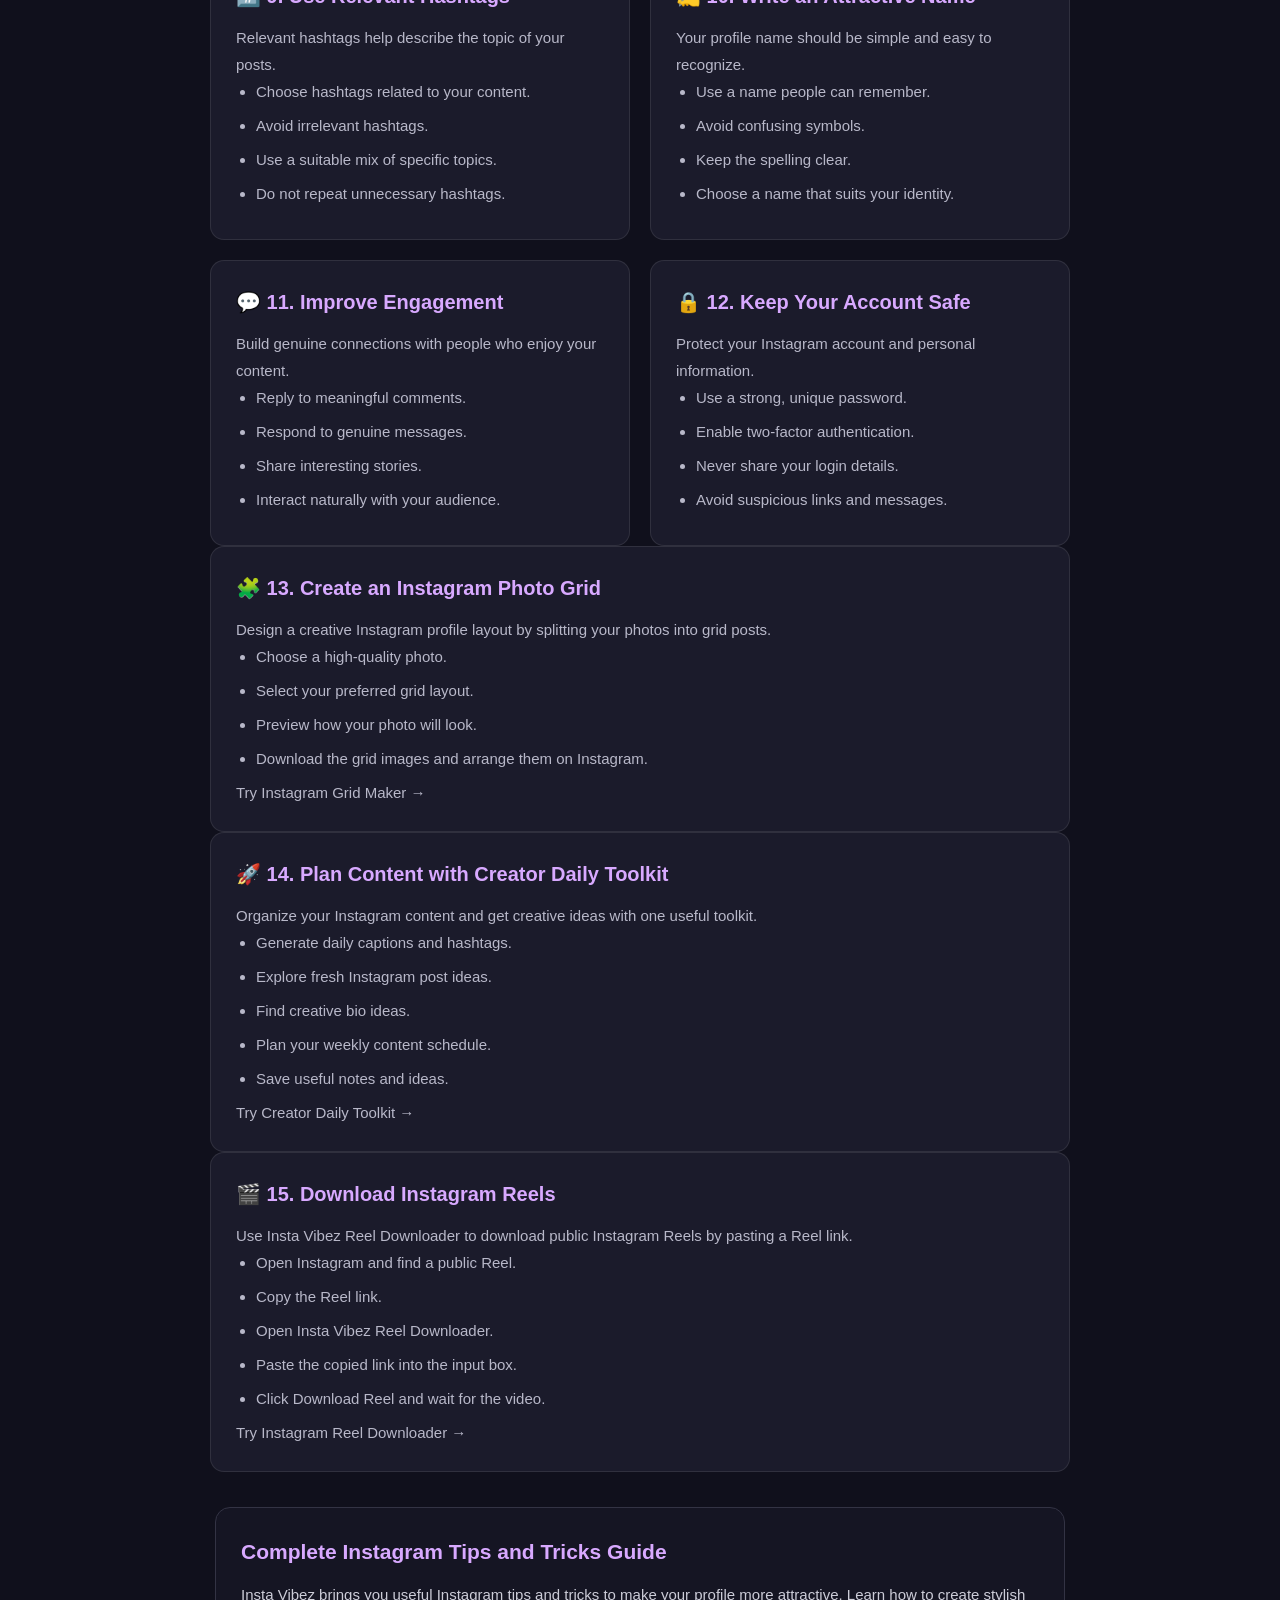
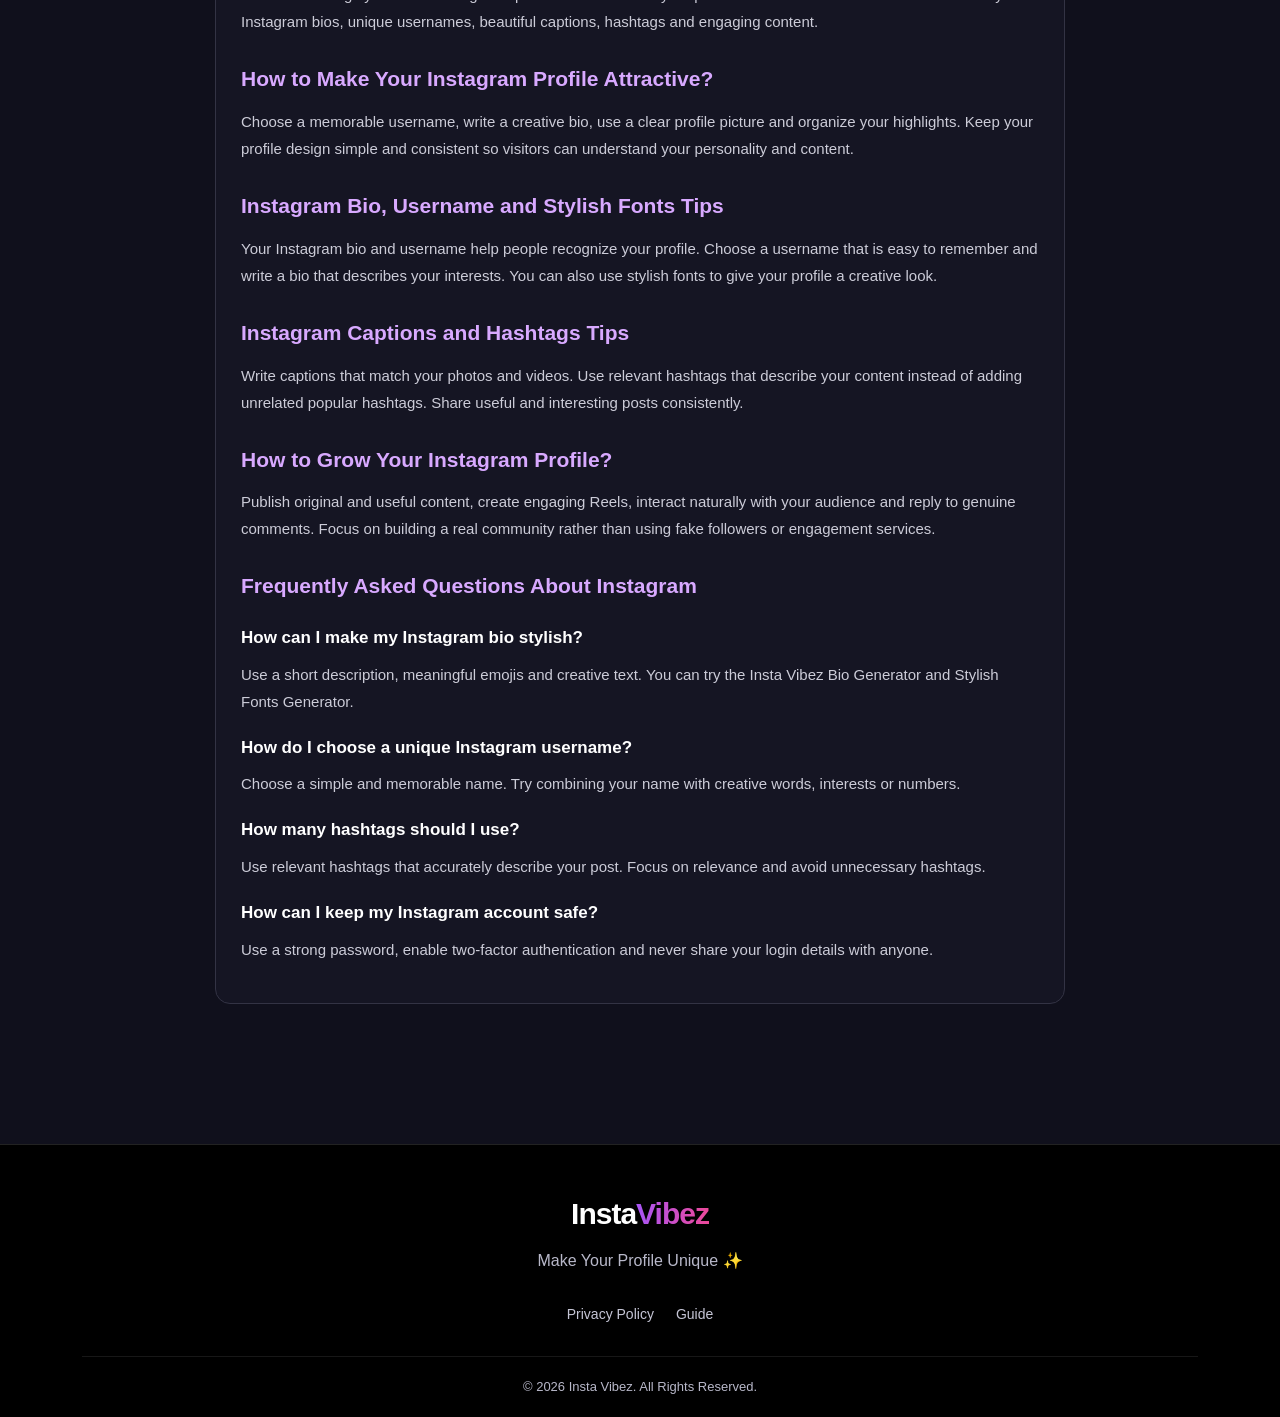
<file: guide.html>
<!DOCTYPE html>
<html lang="en">
<head>
  <meta charset="UTF-8">
  <meta name="viewport" content="width=device-width, initial-scale=1.0">
   <meta name="description" content="Explore Instagram tips and tricks with Insta Vibez. Learn how to create stylish Instagram bios, unique usernames, attractive profiles, captions, hashtags, highlights and grow your profile.">

<title>Instagram Tips and Tricks - Bio, Username & Profile Guide | Insta Vibez</title>
  <link rel="stylesheet" href="style.css">

  <style>
    .guide-section {
      max-width: 900px;
      margin: 60px auto;
      padding: 20px;
    }

    .guide-grid {
      display: grid;
      grid-template-columns: repeat(2, 1fr);
      gap: 20px;
      margin-top: 30px;
    }

    .guide-card {
      background: var(--card);
      border: 1px solid var(--border);
      padding: 25px;
      border-radius: 14px;
    }

    .guide-card h2 {
      color: #d8a9ff;
      font-size: 20px;
      margin-bottom: 12px;
    }

    .guide-card p,
    .guide-card li {
      color: var(--muted);
      font-size: 15px;
      line-height: 1.8;
    }

    .guide-card ul {
      padding-left: 20px;
    }

    .guide-card li {
      margin-bottom: 7px;
    }

    @media(max-width: 600px) {
      .guide-section {
        margin: 30px auto;
        padding: 14px;
      }

      .guide-grid {
        grid-template-columns: 1fr;
        gap: 14px;
      }

      .guide-card {
        padding: 20px;
      }
    }
    /* GUIDE SEO CONTENT */

.guide-seo-content {
  max-width: 850px;
  margin: 35px auto 60px;
  padding: 25px;
  background: #151523;
  border: 1px solid #333344;
  border-radius: 15px;
  color: #eeeeee;
  line-height: 1.8;
}

.guide-seo-content h2 {
  color: #d8a9ff;
  font-size: 21px;
  margin: 25px 0 10px;
}

.guide-seo-content h2:first-child {
  margin-top: 0;
}

.guide-seo-content h3 {
  color: #ffffff;
  font-size: 17px;
  margin: 18px 0 7px;
}

.guide-seo-content p {
  color: #ccccd8;
  font-size: 15px;
  margin-bottom: 15px;
}

@media (max-width: 600px) {
  .guide-seo-content {
    margin: 25px 10px 40px;
    padding: 18px;
  }

  .guide-seo-content h2 {
    font-size: 19px;
  }

  .guide-seo-content h3 {
    font-size: 16px;
  }

  .guide-seo-content p {
    font-size: 14px;
  }
}
  </style>
</head>

<body>

<header class="header">
  <div class="container nav">
    <a href="index.html" class="logo">Insta Vibez</a>

    <button class="menu-toggle" id="menuToggle" aria-label="Toggle menu">☰</button>

    <nav class="navbar" id="navbar">
      <a href="index.html">Home</a>
      <a href="bio.html">Bio</a>
      <a href="username.html">Username</a>
      <a href="fonts.html">Fonts</a>
      <a href="guide.html">Guide</a>
    </nav>
  </div>
</header>

<main>
  <section class="guide-section">

    <div class="section-heading">
      <span class="hero-tag">📖 Insta Vibez Guide</span>
      <h1>Instagram Profile Guide</h1>
      <p>Learn simple tips to make your Instagram profile attractive.</p>
    </div>

    <div class="guide-grid">

      <article class="guide-card">
        <h2>👑 1. Create a Stylish Bio</h2>
        <p>Your bio tells people about you. Keep it short, clear and interesting.</p>
        <ul>
          <li>Write a simple introduction.</li>
          <li>Add your interests and hobbies.</li>
          <li>Use emojis carefully.</li>
          <li>Avoid unnecessary information.</li>
        </ul>
      </article>

      <article class="guide-card">
        <h2>✨ 2. Choose a Unique Username</h2>
        <p>A memorable username helps people recognize your profile.</p>
        <ul>
          <li>Keep your username easy to remember.</li>
          <li>Avoid too many numbers.</li>
          <li>Use simple words.</li>
          <li>Check availability on Instagram.</li>
        </ul>
      </article>

      <article class="guide-card">
        <h2>📸 3. Improve Your Profile</h2>
        <p>A clean profile creates a better first impression.</p>
        <ul>
          <li>Use a clear profile picture.</li>
          <li>Choose a suitable profile name.</li>
          <li>Keep your bio organized.</li>
          <li>Use highlights when helpful.</li>
        </ul>
      </article>

      <article class="guide-card">
        <h2>🔤 4. Use Stylish Fonts</h2>
        <p>Stylish fonts can make selected parts of your profile stand out.</p>
        <ul>
          <li>Choose readable font styles.</li>
          <li>Do not overuse fancy characters.</li>
          <li>Check how your text looks on mobile.</li>
          <li>Keep important information readable.</li>
        </ul>
      </article>

      <article class="guide-card">
        <h2>❤️ 5. Write Better Captions</h2>
        <p>Good captions can help express the message behind your posts.</p>
        <ul>
          <li>Keep captions relevant.</li>
          <li>Use natural language.</li>
          <li>Add emojis where appropriate.</li>
          <li>Ask genuine questions to encourage discussion.</li>
        </ul>
      </article>

      <article class="guide-card">
        <h2>🚀 6. Grow Your Profile</h2>
        <p>Focus on creating useful and interesting content consistently.</p>
        <ul>
          <li>Post original content.</li>
          <li>Maintain a regular schedule.</li>
          <li>Interact with your audience.</li>
          <li>Follow Instagram's community guidelines.</li>
        </ul>
      </article>

      <article class="guide-card">
        <h2>🖼️ 7. Choose a Good Profile Picture</h2>
        <p>Your profile picture helps people recognize your account.</p>
        <ul>
          <li>Use a clear and high-quality image.</li>
          <li>Keep the main subject visible.</li>
          <li>Avoid blurry pictures.</li>
          <li>Choose an image that represents you.</li>
        </ul>
      </article>

      <article class="guide-card">
        <h2>🌟 8. Create Attractive Highlights</h2>
        <p>Highlights help visitors quickly understand your profile.</p>
        <ul>
          <li>Organize stories into useful categories.</li>
          <li>Use matching highlight covers.</li>
          <li>Choose short highlight titles.</li>
          <li>Remove outdated stories.</li>
        </ul>
      </article>

      <article class="guide-card">
        <h2>#️⃣ 9. Use Relevant Hashtags</h2>
        <p>Relevant hashtags help describe the topic of your posts.</p>
        <ul>
          <li>Choose hashtags related to your content.</li>
          <li>Avoid irrelevant hashtags.</li>
          <li>Use a suitable mix of specific topics.</li>
          <li>Do not repeat unnecessary hashtags.</li>
        </ul>
      </article>

      <article class="guide-card">
        <h2>✍️ 10. Write an Attractive Name</h2>
        <p>Your profile name should be simple and easy to recognize.</p>
        <ul>
          <li>Use a name people can remember.</li>
          <li>Avoid confusing symbols.</li>
          <li>Keep the spelling clear.</li>
          <li>Choose a name that suits your identity.</li>
        </ul>
      </article>

      <article class="guide-card">
        <h2>💬 11. Improve Engagement</h2>
        <p>Build genuine connections with people who enjoy your content.</p>
        <ul>
          <li>Reply to meaningful comments.</li>
          <li>Respond to genuine messages.</li>
          <li>Share interesting stories.</li>
          <li>Interact naturally with your audience.</li>
        </ul>
      </article>

      <article class="guide-card">
        <h2>🔒 12. Keep Your Account Safe</h2>
        <p>Protect your Instagram account and personal information.</p>
        <ul>
          <li>Use a strong, unique password.</li>
          <li>Enable two-factor authentication.</li>
          <li>Never share your login details.</li>
          <li>Avoid suspicious links and messages.</li>
        </ul>
      </article>

     </div>

     
      <article class="guide-card">
        <h2>🧩 13. Create an Instagram Photo Grid</h2>
        <p>Design a creative Instagram profile layout by splitting your photos into grid posts.</p>
        <ul>
          <li>Choose a high-quality photo.</li>
          <li>Select your preferred grid layout.</li>
          <li>Preview how your photo will look.</li>
          <li>Download the grid images and arrange them on Instagram.</li>
        </ul>
        <p>
          <a href="grid-maker.html">Try Instagram Grid Maker →</a>
        </p>
      </article>

      <article class="guide-card">
        <h2>🚀 14. Plan Content with Creator Daily Toolkit</h2>
        <p>Organize your Instagram content and get creative ideas with one useful toolkit.</p>
        <ul>
          <li>Generate daily captions and hashtags.</li>
          <li>Explore fresh Instagram post ideas.</li>
          <li>Find creative bio ideas.</li>
          <li>Plan your weekly content schedule.</li>
          <li>Save useful notes and ideas.</li>
        </ul>
        <p>
          <a href="creator-toolkit.html">Try Creator Daily Toolkit →</a>
        </p>
      </article>
<article class="guide-card">
  <h2>🎬 15. Download Instagram Reels</h2>
  <p>Use Insta Vibez Reel Downloader to download public Instagram Reels by pasting a Reel link.</p>
  <ul>
    <li>Open Instagram and find a public Reel.</li>
    <li>Copy the Reel link.</li>
    <li>Open Insta Vibez Reel Downloader.</li>
    <li>Paste the copied link into the input box.</li>
    <li>Click Download Reel and wait for the video.</li>
  </ul>
  <p><a href="instagram-downloader.html">Try Instagram Reel Downloader →</a></p>
</article>
      
    <!-- GUIDE SEO CONTENT START -->
    <section class="guide-seo-content">

      <h2>Complete Instagram Tips and Tricks Guide</h2>
      <p>
        Insta Vibez brings you useful Instagram tips and tricks to make your
        profile more attractive. Learn how to create stylish Instagram bios,
        unique usernames, beautiful captions, hashtags and engaging content.
      </p>

      <h2>How to Make Your Instagram Profile Attractive?</h2>
      <p>
        Choose a memorable username, write a creative bio, use a clear profile
        picture and organize your highlights. Keep your profile design simple
        and consistent so visitors can understand your personality and content.
      </p>

      <h2>Instagram Bio, Username and Stylish Fonts Tips</h2>
      <p>
        Your Instagram bio and username help people recognize your profile.
        Choose a username that is easy to remember and write a bio that
        describes your interests. You can also use stylish fonts to give
        your profile a creative look.
      </p>

      <h2>Instagram Captions and Hashtags Tips</h2>
      <p>
        Write captions that match your photos and videos. Use relevant
        hashtags that describe your content instead of adding unrelated
        popular hashtags. Share useful and interesting posts consistently.
      </p>

      <h2>How to Grow Your Instagram Profile?</h2>
      <p>
        Publish original and useful content, create engaging Reels,
        interact naturally with your audience and reply to genuine comments.
        Focus on building a real community rather than using fake followers
        or engagement services.
      </p>

      <h2>Frequently Asked Questions About Instagram</h2>

      <h3>How can I make my Instagram bio stylish?</h3>
      <p>
        Use a short description, meaningful emojis and creative text.
        You can try the Insta Vibez Bio Generator and Stylish Fonts Generator.
      </p>

      <h3>How do I choose a unique Instagram username?</h3>
      <p>
        Choose a simple and memorable name. Try combining your name with
        creative words, interests or numbers.
      </p>

      <h3>How many hashtags should I use?</h3>
      <p>
        Use relevant hashtags that accurately describe your post.
        Focus on relevance and avoid unnecessary hashtags.
      </p>

      <h3>How can I keep my Instagram account safe?</h3>
      <p>
        Use a strong password, enable two-factor authentication and
        never share your login details with anyone.
      </p>

    </section>
    <!-- GUIDE SEO CONTENT END -->

  </section>
</main>

<footer class="footer">
  <div class="container">
    <a href="index.html" class="logo">Insta<span>Vibez</span></a>
    <p>Make Your Profile Unique ✨</p>

    <div class="footer-links">
      <a href="privacy.html">Privacy Policy</a>
      <a href="guide.html">Guide</a>
    </div>

    <p class="copyright">
      © <span id="currentYear">2026</span> Insta Vibez. All Rights Reserved.
    </p>
  </div>
</footer>

<script>
document.addEventListener("DOMContentLoaded", function () {

  const menuToggle = document.getElementById("menuToggle");
  const navbar = document.getElementById("navbar");

  if (menuToggle && navbar) {
    menuToggle.addEventListener("click", function () {
      navbar.classList.toggle("active");

      const open = navbar.classList.contains("active");
      menuToggle.textContent = open ? "✕" : "☰";
      menuToggle.setAttribute("aria-expanded", open);
    });

    navbar.querySelectorAll("a").forEach(function (link) {
      link.addEventListener("click", function () {
        navbar.classList.remove("active");
        menuToggle.textContent = "☰";
        menuToggle.setAttribute("aria-expanded", "false");
      });
    });
  }

  document.getElementById("currentYear").textContent =
    new Date().getFullYear();

});
</script>

</body>
</html>
</file>
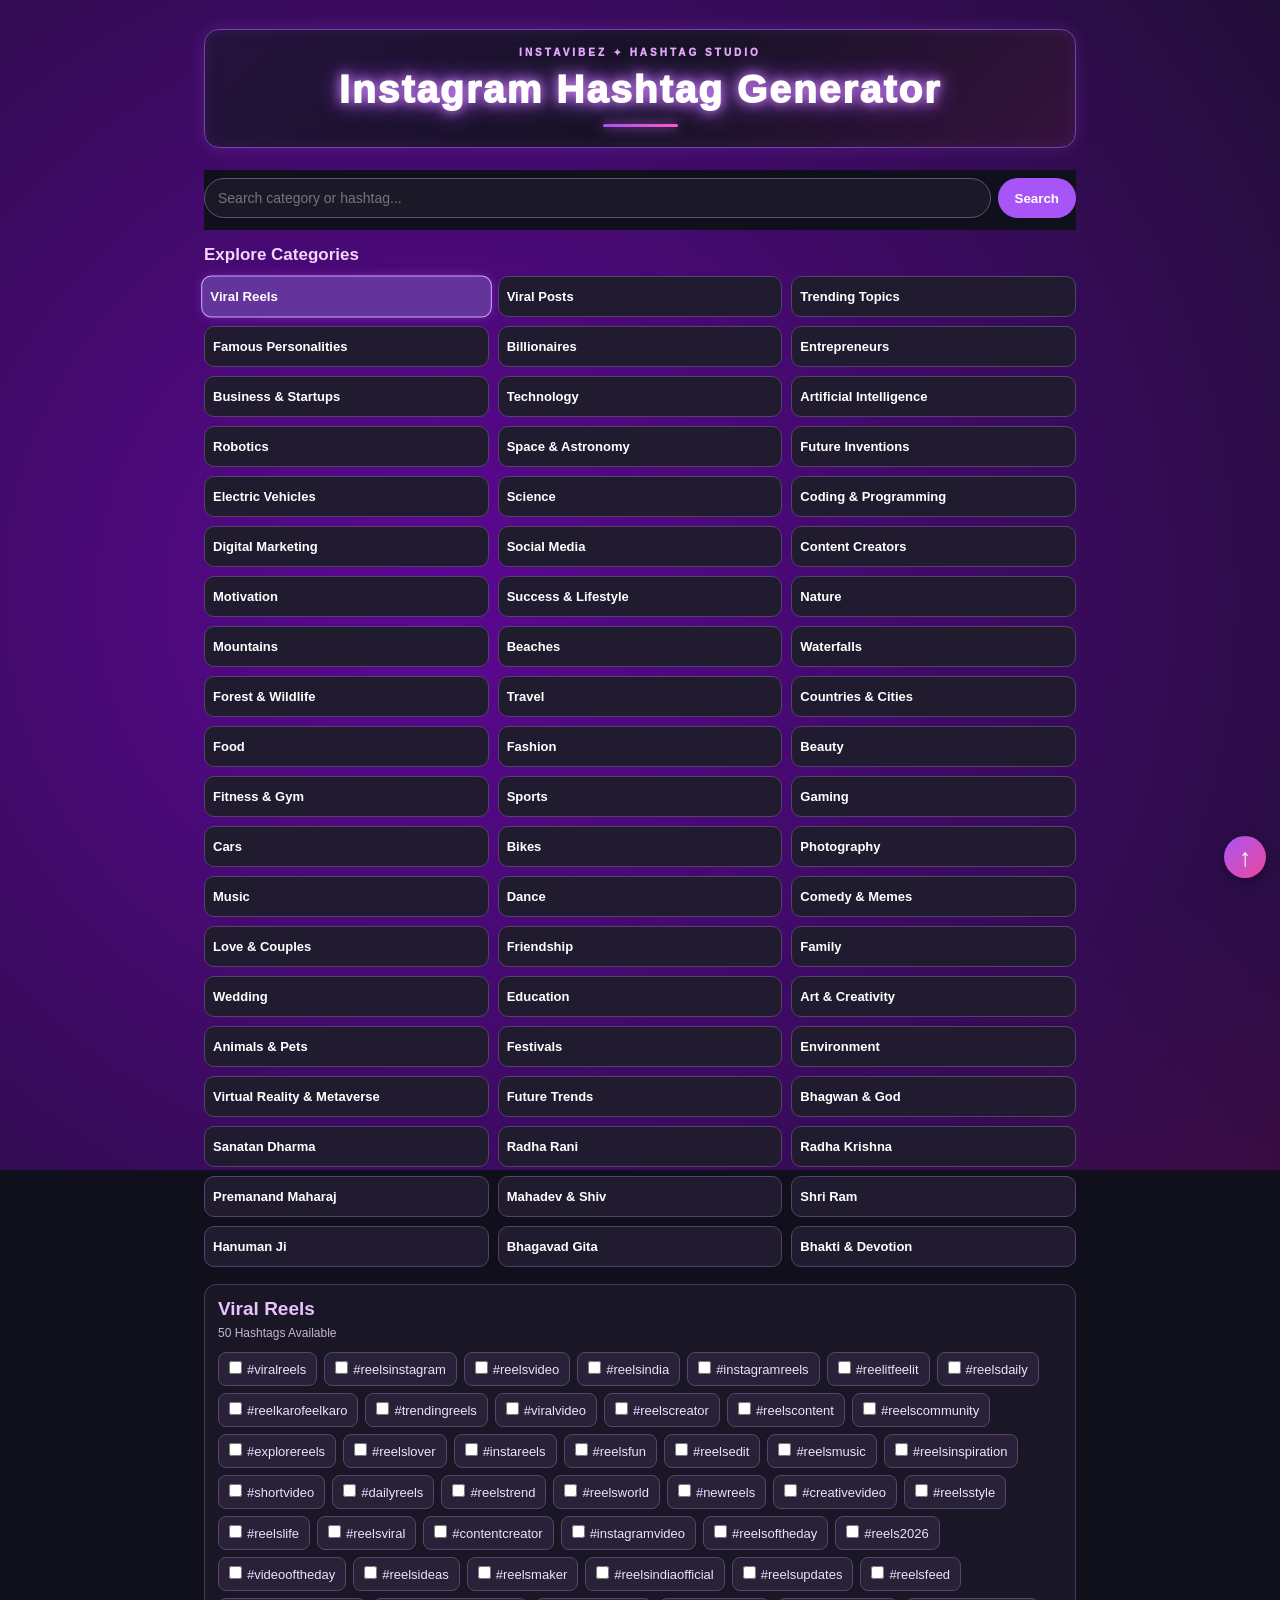
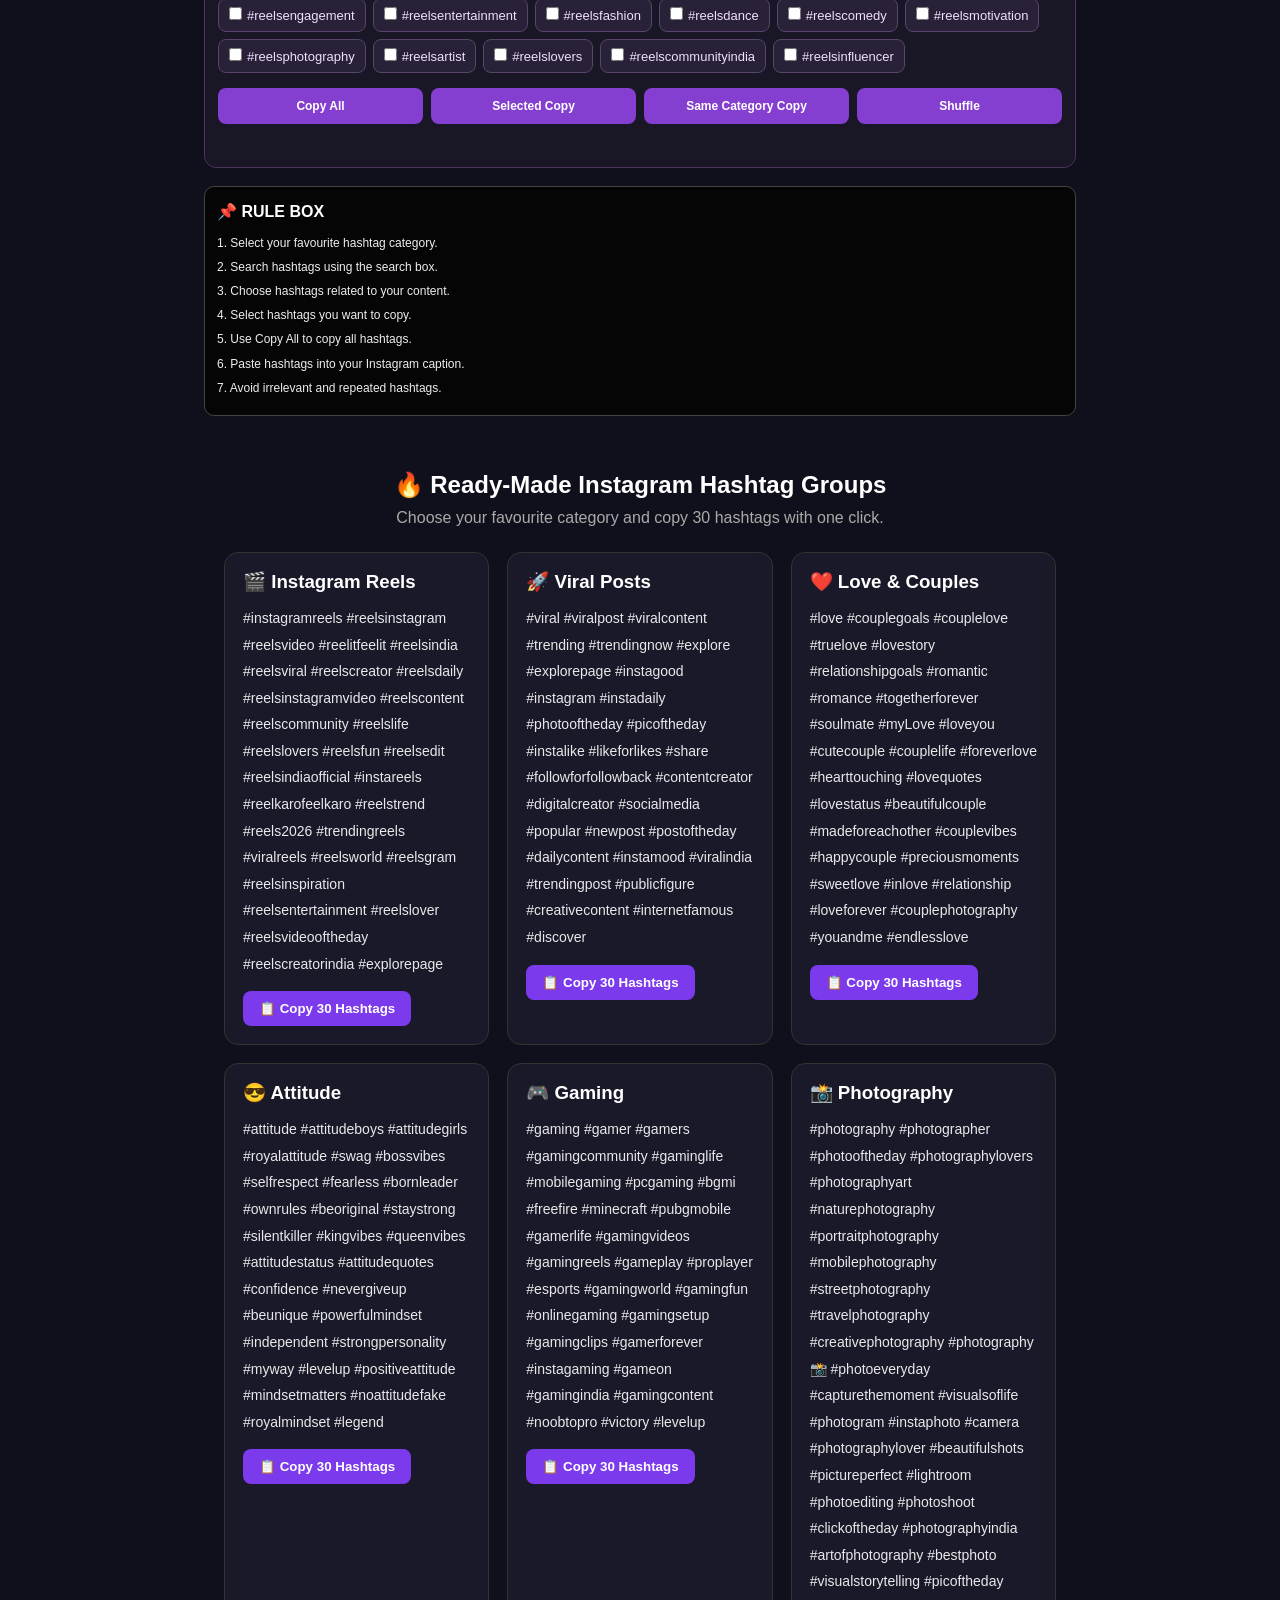
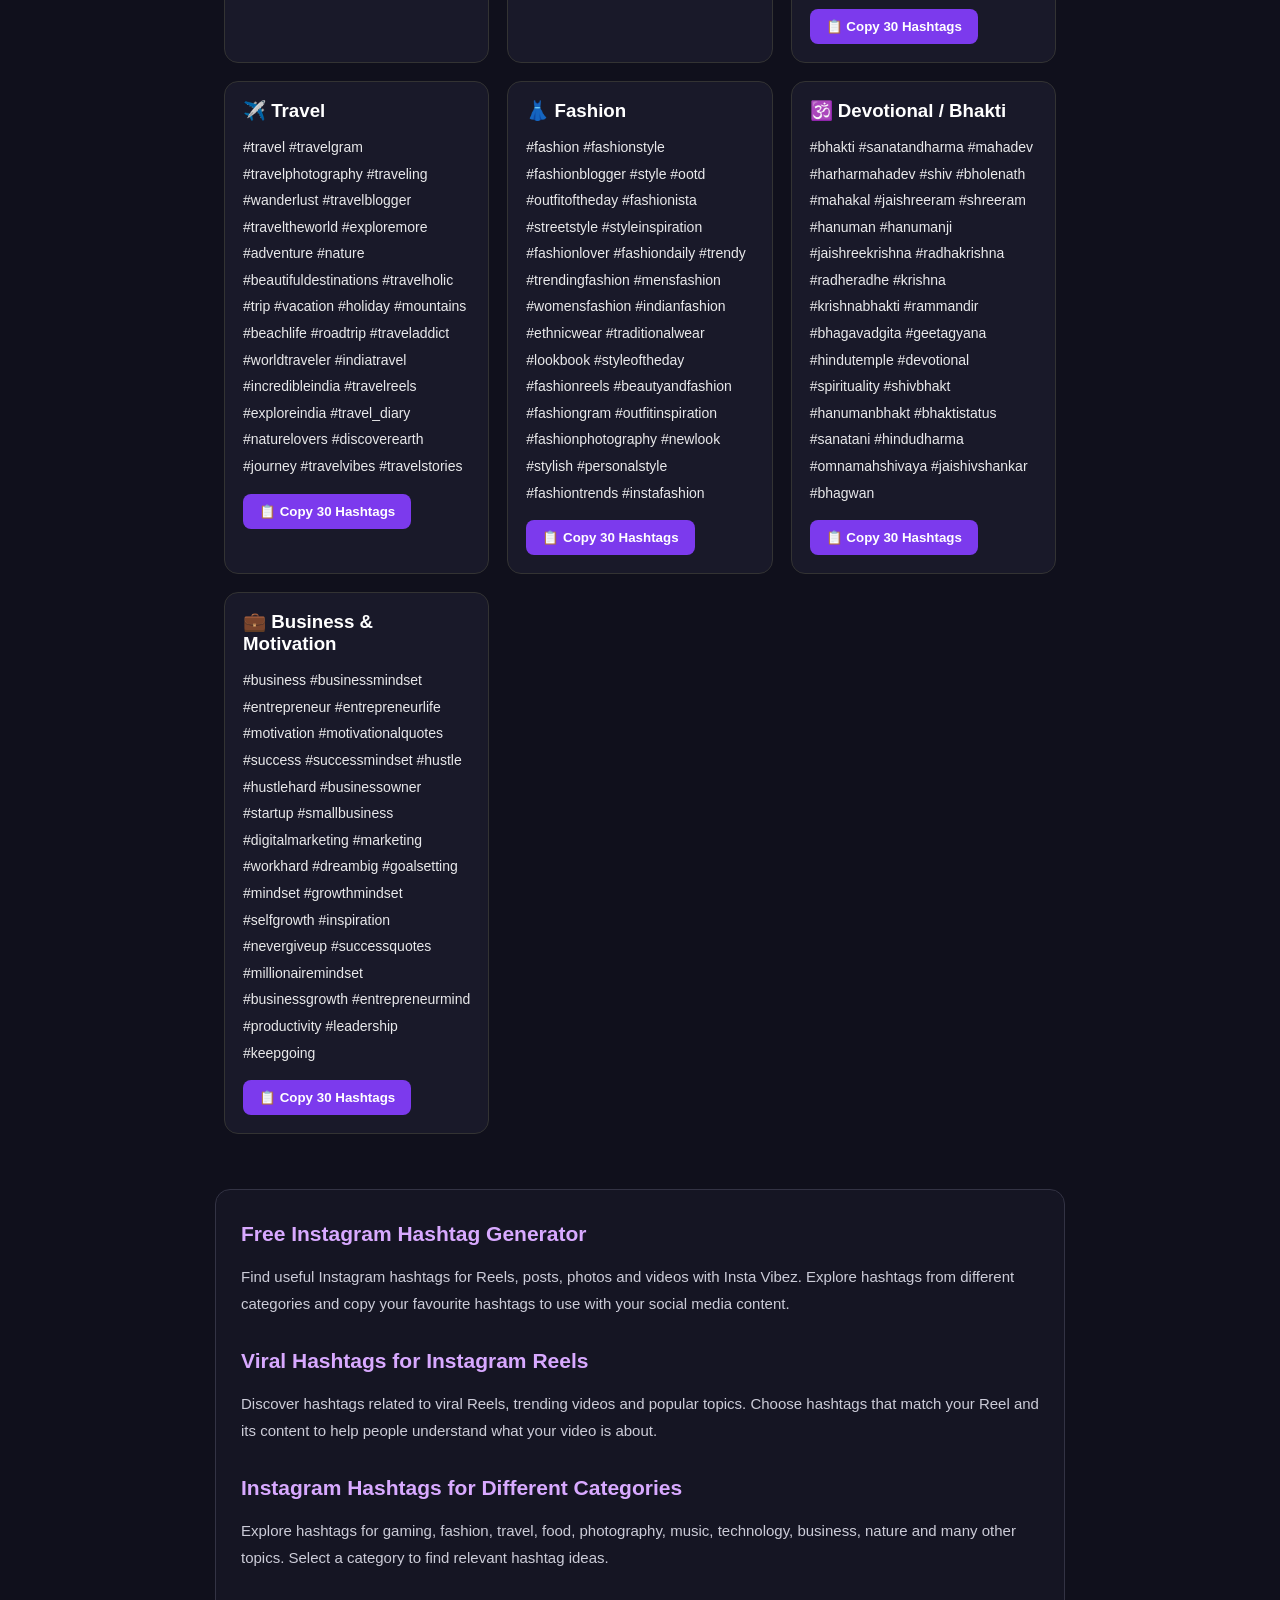
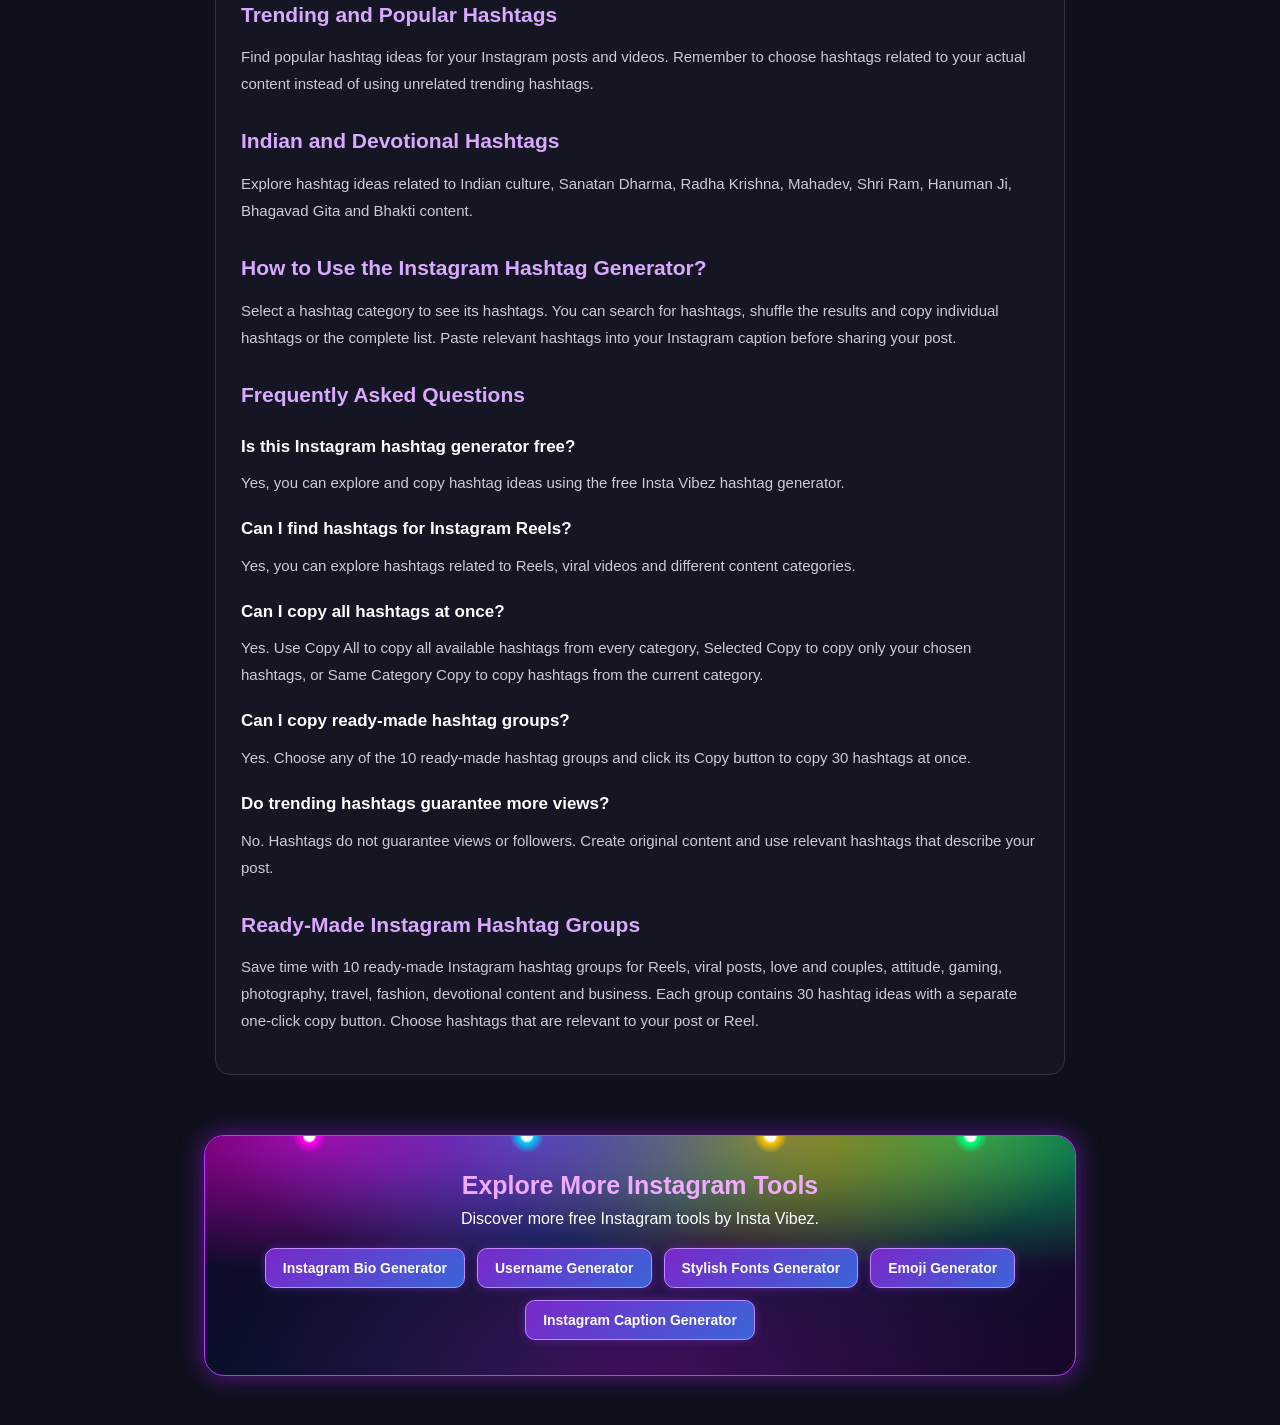
<file: hashtag.html>
<!DOCTYPE html>
<html lang="en">
<head>
  <meta charset="UTF-8">
  <meta name="viewport" content="width=device-width, initial-scale=1.0">

  <meta name="description" content="Find Instagram hashtags for Reels, posts, gaming, fashion, travel and more. Explore 50+ categories and ready-made hashtag groups with Insta Vibez.">

  <meta name="theme-color" content="#10101c">

  <title>Instagram Hashtag Generator - Viral Hashtags for Reels & Posts | Insta Vibez</title>

  <link rel="canonical" href="https://instavibez.in/hashtag.html">

  <style>
    * {
      box-sizing: border-box;
      margin: 0;
      padding: 0;
    }

    body {
      font-family: Arial, sans-serif;
      background: #10101c;
      color: #fff;
      padding: 14px;
      max-width: 900px;
      margin: auto;
    }

     .main-heading {
  position: relative;
  text-align: center;
  font-size: clamp(27px, 6vw, 39px);
  font-weight: 1000;
  letter-spacing: 2px;
  margin: 15px 0 22px;
  padding: 17px 8px 20px;
  color: #ffffff;
  background: linear-gradient(135deg, #25123d, #171326, #35123d);
  border: 1px solid #7543a5;
  border-radius: 15px;
  text-shadow: 0 0 12px #d58aff, 0 0 25px #a855f7;
  box-shadow: 0 0 18px #a855f733, inset 0 0 18px #a855f71c;
}

.main-heading::before {
  content: "INSTAVIBEZ  ✦  HASHTAG STUDIO";
  display: block;
  font-size: 10px;
  letter-spacing: 3px;
  color: #e5a8ff;
  margin-bottom: 10px;
  text-shadow: none;
}

.main-heading::after {
  content: "";
  display: block;
  width: 75px;
  height: 3px;
  margin: 12px auto 0;
  border-radius: 10px;
  background: linear-gradient(90deg, #a855f7, #ff5cbd);
  box-shadow: 0 0 12px #c66aff;
}

    .search-area {
      position: sticky;
      top: 0;
      z-index: 20;
      background: #10101c;
      padding: 8px 0 12px;
    }

    .search-box {
      display: flex;
      gap: 7px;
    }

    #searchInput {
      width: 100%;
      min-width: 0;
      padding: 11px 13px;
      border: 1px solid #655078;
      border-radius: 20px;
      background: #1b1928;
      color: white;
      font-size: 14px;
      outline: none;
    }

    #searchBtn {
      border: none;
      border-radius: 20px;
      padding: 0 17px;
      background: #a855f7;
      color: white;
      font-weight: bold;
      cursor: pointer;
    }

    .section-heading {
      font-size: 17px;
      font-weight: 800;
      margin: 15px 0 11px;
      color: #f4d5ff;
    }

    #categories {
      display: grid;
      grid-template-columns: repeat(2, minmax(0, 1fr));
      gap: 9px;
    }

    .category-btn {
      min-width: 0;
      padding: 12px 8px;
      border: 1px solid #554268;
      border-radius: 10px;
      background: #211b30;
      color: #fff;
      font-size: 13px;
      font-weight: bold;
      text-align: left;
      cursor: pointer;
      transition: .2s;
    }

    .category-btn.active {
      background: #63349a;
      border-color: #d5a5ff;
      box-shadow: 0 0 10px #a855f755;
      transform: scale(1.02);
    }

    .results-box {
      margin-top: 17px;
      padding: 13px;
      border: 1px solid #49365d;
      border-radius: 12px;
      background: #191625;
    }

    #categoryTitle {
      font-size: 19px;
      font-weight: 900;
      color: #e9c3ff;
      margin-bottom: 6px;
    }

    #tagCount {
      font-size: 12px;
      color: #c6b4d5;
      margin-bottom: 12px;
    }

    #tagList {
      display: flex;
      flex-wrap: wrap;
      gap: 7px;
    }

    .tag-item {
      padding: 8px 10px;
      border: 1px solid #59446c;
      border-radius: 8px;
      background: #292137;
      color: #f0dfff;
      font-size: 13px;
      overflow-wrap: anywhere;
    }

    .tag-item input {
      margin-right: 5px;
      accent-color: #bd75ff;
    }

    .action-buttons {
      display: grid;
      grid-template-columns: repeat(2, minmax(0, 1fr));
      gap: 8px;
      margin-top: 15px;
    }

    .action-buttons button {
      border: none;
      border-radius: 8px;
      padding: 11px 7px;
      background: #853fd0;
      color: white;
      font-size: 12px;
      font-weight: bold;
      cursor: pointer;
    }

    .action-buttons button:active,
    #searchBtn:active {
      transform: scale(.97);
    }

    #message {
      min-height: 20px;
      text-align: center;
      color: #c8a2ff;
      font-size: 13px;
      margin-top: 10px;
    }

    .rules-box {
      margin-top: 22px;
      padding: 15px;
      border-radius: 10px;
      background: #050505;
      border: 1px solid #444;
      color: #eee;
      font-size: 13px;
      line-height: 1.7;
    }

    .rules-box h3 {
      color: #fff;
      margin-bottom: 7px;
      font-size: 15px;
    }

    .rules-box p {
      margin-bottom: 6px;
    }

    @media (min-width: 600px) {
      #categories {
        grid-template-columns: repeat(3, minmax(0, 1fr));
      }

      .action-buttons {
        grid-template-columns: repeat(4, minmax(0, 1fr));
      }
    }
    #backToTop {
  position: fixed;
  right: 14px;
  bottom: 22px;
  width: 42px;
  height: 42px;
  border: none;
  border-radius: 50%;
  background: linear-gradient(135deg, #a855f7, #ec4899);
  color: #ffffff;
  font-size: 25px;
  font-weight: bold;
  cursor: pointer;
  z-index: 9999;
  box-shadow: 0 3px 12px rgba(0, 0, 0, 0.3);
}

.rules-box {
  display: block;
  width: 100%;
  margin: 22px 0 12px;
  padding: 15px;
  box-sizing: border-box;
  border-radius: 10px;
  background: #050505;
  border: 1px solid #444;
  color: #eee;
  font-size: 13px;
  line-height: 1.7;
}

.rules-box h3 {
  color: #fff;
  margin-bottom: 7px;
  font-size: 15px;
  font-weight: bold;
}

.rules-box p {
  margin-bottom: 6px;
}

.rules-box {
  margin-top: 18px;
  padding: 12px;
  border-radius: 10px;
  background: #050505;
  border: 1px solid #444;
  color: #eee;
  font-size: 12px;
  line-height: 1.6;
}

.rules-box h3 {
  color: #ffffff;
  font-size: 16px;
  font-weight: 900;
  margin-bottom: 9px;
}

.rules-box p {
  margin-bottom: 5px;
}

/* HASHTAG SEO CONTENT */

.hashtag-seo-content {
  max-width: 850px;
  margin: 35px auto 60px;
  padding: 25px;
  background: #151523;
  border: 1px solid #333344;
  border-radius: 15px;
  color: #eeeeee;
  line-height: 1.8;
}

.hashtag-seo-content h2 {
  color: #d8a9ff;
  font-size: 21px;
  margin: 25px 0 10px;
}

.hashtag-seo-content h2:first-child {
  margin-top: 0;
}

.hashtag-seo-content h3 {
  color: #ffffff;
  font-size: 17px;
  margin: 18px 0 7px;
}

.hashtag-seo-content p {
  color: #ccccd8;
  font-size: 15px;
  margin-bottom: 15px;
}

@media (max-width: 600px) {
  .hashtag-seo-content {
    margin: 25px 10px 40px;
    padding: 18px;
  }

  .hashtag-seo-content h2 {
    font-size: 19px;
  }

  .hashtag-seo-content h3 {
    font-size: 16px;
  }

  .hashtag-seo-content p {
    font-size: 14px;
  }
}

  </style>
</head>

<body>

   <h1 class="main-heading">Instagram Hashtag Generator</h1>

  <div class="search-area">
    <div class="search-box">
      <input
  type="search"
  id="searchInput"
  placeholder="Search category or hashtag..."
  aria-label="Search hashtag categories and hashtags"
>
      <button type="button" id="searchBtn">Search</button>
    </div>
  </div>

  <h2 class="section-heading">Explore Categories</h2>

  <div id="categories"></div>
  <button type="button" id="backToTop" aria-label="Back to top">↑</button>

  <section class="results-box">
     
    <h2 id="categoryTitle">Select a Category</h2>
    <p id="tagCount">Choose a category to see hashtags.</p>

    <div id="tagList"></div>

    <div class="action-buttons">
      <button type="button" id="copyAllBtn">Copy All</button>
      <button type="button" id="copySelectedBtn">Selected Copy</button>
      <button type="button" id="copyCategoryBtn">Same Category Copy</button>
      <button type="button" id="shuffleBtn">Shuffle</button>
    </div>

    <p id="message"></p>
  </section>

<div class="rules-box">
  <h3>📌 RULE BOX</h3>
  <p>1. Select your favourite hashtag category.</p>
  <p>2. Search hashtags using the search box.</p>
  <p>3. Choose hashtags related to your content.</p>
  <p>4. Select hashtags you want to copy.</p>
  <p>5. Use Copy All to copy all hashtags.</p>
  <p>6. Paste hashtags into your Instagram caption.</p>
  <p>7. Avoid irrelevant and repeated hashtags.</p>
</div>

  

 
<script>
const hashtagData = {
"Viral Reels": [
"#viralreels","#reelsinstagram","#reelsvideo","#reelsindia","#instagramreels",
"#reelitfeelit","#reelsdaily","#reelkarofeelkaro","#trendingreels","#viralvideo",
"#reelscreator","#reelscontent","#reelscommunity","#explorereels","#reelslover",
"#instareels","#reelsfun","#reelsedit","#reelsmusic","#reelsinspiration",
"#shortvideo","#dailyreels","#reelstrend","#reelsworld","#newreels",
"#creativevideo","#reelsstyle","#reelslife","#reelsviral","#contentcreator",
"#instagramvideo","#reelsoftheday","#reels2026","#videooftheday","#reelsideas",
"#reelsmaker","#reelsindiaofficial","#reelsupdates","#reelsfeed","#reelsengagement",
"#reelsentertainment","#reelsfashion","#reelsdance","#reelscomedy","#reelsmotivation",
"#reelsphotography","#reelsartist","#reelslovers","#reelscommunityindia","#reelsinfluencer"
],
"Viral Posts": [
"#viralpost","#instapost","#instagrampost","#postoftheday","#photooftheday",
"#instadaily","#dailyphoto","#postinspiration","#creativepost","#trendingpost",
"#socialmediapost","#pictureoftheday","#instaphoto","#postideas","#contentpost",
"#photopost","#postdesign","#beautifulpost","#newpost","#postupdate",
"#instagramcontent","#feedpost","#instagood","#photoart","#digitalcreator",
"#postcreator","#postinspo","#dailycontent","#contentideas","#postcommunity",
"#visualcontent","#creativecontent","#instafeed","#poststyle","#postoftheweek",
"#shareyourstory","#postoftheday2026","#instalove","#photographylover","#goodvibes",
"#explorepage","#discovercontent","#contentdaily","#postinspirationdaily","#socialpost",
"#instamoments","#pictureperfect","#photoideas","#instaworld","#postlover"
],
"Trending Topics": [
"#trending","#trendingnow","#latesttrends","#populartrends","#trendalert",
"#currenttrends","#internettrends","#viraltrend","#trendingsocial","#newtrend",
"#trendingtopic","#whatsnew","#socialtrends","#dailytrends","#trendwatch",
"#popularnow","#onlinebuzz","#digitaltrends","#trendupdate","#todaystrends",
"#trendspotting","#viralcontent","#internetculture","#socialbuzz","#toptrends",
"#trendsetter","#trendstyle","#trendingsubject","#freshcontent","#newupdates",
"#buzzworthy","#trendingideas","#moderntrends","#globaltrends","#trendcommunity",
"#trendnews","#dailybuzz","#popularcontent","#exploretrends","#trendreport",
"#socialupdates","#onlinecommunity","#contenttrends","#trenddiscovery","#viralupdates",
"#digitalculture","#trendingworld","#newdiscoveries","#trendtalk","#futuretrends"
],
"Famous Personalities": [
"#famouspersonality","#publicfigure","#inspirationpeople","#celebritynews","#famouspeople",
"#personality","#greatpeople","#rolemodel","#inspiringperson","#iconicpeople",
"#celebritylife","#popularperson","#legendarypeople","#famousquotes","#influentialpeople",
"#publicperson","#globalicons","#celebritystyle","#peopleinspiration","#greatpersonality",
"#successstories","#leaders","#influencers","#famousfaces","#inspiringstories",
"#popularfigures","#iconicperson","#personalitydevelopment","#famousleaders","#celebrityworld",
"#knownpersonalities","#greatlegends","#inspirationalpeople","#famousworld","#publicinspiration",
"#peopleofinfluence","#celebrityupdates","#globalpersonality","#famousicons","#rolemodels",
"#legendaryperson","#successmindset","#peoplewhomatter","#inspiringlife","#personalityquotes",
"#famousinspiration","#notablepeople","#greatpersonalities","#worldicons","#inspirationdaily"
],
"Billionaires": [
"#billionaire","#billionaires","#millionairemindset","#wealthmindset","#businesswealth",
"#financialfreedom","#wealthcreation","#richmindset","#successmindset","#wealthbuilding",
"#entrepreneurship","#businessleaders","#wealthy","#moneygoals","#investmentmindset",
"#financialsuccess","#luxurylifestyle","#businesssuccess","#wealthquotes","#millionairelife",
"#richlife","#smartinvesting","#wealthjourney","#businessinspiration","#moneywisdom",
"#financialgrowth","#successhabits","#wealthmanagement","#futurewealth","#globalbusiness",
"#richthinking","#wealthtips","#financialeducation","#businessvision","#moneytalk",
"#luxuryworld","#wealthstrategy","#investorlife","#successjourney","#billionairelifestyle",
"#businessmind","#wealthinspiration","#financialgoals","#moneyideas","#wealthcommunity",
"#richhabits","#successquotes","#businessgrowth","#millionairemotivation","#wealthdaily"
],
"Entrepreneurs": [
"#entrepreneur","#entrepreneurs","#entrepreneurlife","#startupfounder","#businessowner",
"#entrepreneurship","#businessmindset","#startupjourney","#founderlife","#smallbusiness",
"#businessideas","#startupsuccess","#entrepreneurmind","#businessgrowth","#selfemployed",
"#businessinspiration","#startupcommunity","#founderstory","#entrepreneurmotivation","#businessgoals",
"#buildabusiness","#businessstrategy","#creativeentrepreneur","#startupindia","#indianentrepreneur",
"#businessdevelopment","#worksmart","#leadership","#innovation","#businesscoach",
"#sidehustle","#onlinebusiness","#digitalentrepreneur","#entrepreneurquotes","#businesslife",
"#successmindset","#founders","#startupideas","#businessnetwork","#entrepreneurdaily",
"#businessplanning","#growthmindset","#businessownerlife","#startupworld","#newbusiness",
"#entrepreneurtips","#businessskills","#futurefounder","#businessjourney","#createvalue"
],
"Business & Startups": [
"#business","#startups","#startupbusiness","#businessideas","#businessgrowth",
"#smallbusiness","#businessowner","#businessstrategy","#startupindia","#newbusiness",
"#businessdevelopment","#businesssuccess","#businesscommunity","#businessmarketing","#businessplanning",
"#businessmodel","#startupfounder","#businessgoals","#businessnews","#businessinspiration",
"#businessmanagement","#businessnetworking","#businesssolutions","#businessinnovation","#businessmindset",
"#startupjourney","#startupculture","#startupteam","#startupfunding","#startupideas",
"#digitalbusiness","#onlinebusiness","#localbusiness","#businessservices","#businessbranding",
"#businessskills","#businesseducation","#businessworld","#businessdaily","#businessopportunity",
"#businessleadership","#businessvision","#businessgrowthtips","#startupstory","#businesslaunch",
"#businessowners","#businesssupport","#businesslife","#businessupdates","#buildyourbusiness"
],
"Technology": [
"#technology","#tech","#technews","#technologytrends","#innovation",
"#futuretechnology","#digitalworld","#techcommunity","#gadgets","#smartdevices",
"#techupdates","#newtechnology","#digitaltransformation","#techlover","#techlife",
"#software","#hardware","#internet","#cloudcomputing","#cybersecurity",
"#techindustry","#digitalinnovation","#smarttechnology","#techinspiration","#techworld",
"#technologydaily","#emergingtech","#computerscience","#mobiletechnology","#techsolutions",
"#futureisnow","#techreviews","#digitalfuture","#techideas","#moderntechnology",
"#technewsdaily","#engineering","#automation","#connectedworld","#techdiscoveries",
"#digitaltools","#techstartup","#technologyeducation","#smartfuture","#innovationdaily",
"#techtrends2026","#futuregadgets","#techenthusiast","#digitalage","#technologylover"
],
"Artificial Intelligence": [
"#artificialintelligence","#ai","#machinelearning","#deeplearning","#generativeai",
"#aitools","#aitechnology","#aifuture","#aicontent","#aiinnovation",
"#datascience","#neuralnetworks","#automation","#chatbot","#llm",
"#openai","#robotics","#intelligenttechnology","#aiart","#aiapplications",
"#aidevelopment","#aicommunity","#futureofai","#aiprogramming","#computervision",
"#naturallanguageprocessing","#aisolutions","#digitalintelligence","#smarttechnology","#ailearning",
"#aibusiness","#aiupdates","#aiexplained","#aiproductivity","#aidesign",
"#aiassistant","#aicreator","#aieducation","#aiexploration","#ethicalai",
"#responsibleai","#aiengineering","#futuretechnology","#aiprojects","#aiexperiments",
"#aiforall","#innovation","#techfuture","#intelligentmachines","#aiworld"
],
"Robotics": [
"#robotics","#robot","#robots","#robotictechnology","#automation",
"#robotengineering","#roboticscience","#industrialrobots","#humanoidrobot","#roboticscommunity",
"#roboticarm","#roboticssystem","#roboticseducation","#robotinnovation","#futureofrobotics",
"#smartrobots","#roboticsproject","#roboticslife","#robotdesign","#roboticslab",
"#robotprogramming","#roboticsclub","#roboticsworld","#roboticsdaily","#roboticsnews",
"#roboticsfuture","#roboticssolutions","#roboticsresearch","#roboticsstartup","#roboticslearning",
"#artificialintelligence","#mechatronics","#engineering","#stemeducation","#techinnovation",
"#autonomousrobots","#roboticscompetition","#roboticsideas","#roboticslover","#roboticsindustry",
"#machineautomation","#smartmachines","#futuremachines","#roboticsdevelopment","#roboticstechnology",
"#roboticsforall","#roboticsinspiration","#roboticsworkshop","#roboticsmaker","#roboticscommunityindia"
],
"Space & Astronomy": [
"#space","#astronomy","#universe","#cosmos","#nasa",
"#spacex","#galaxy","#stars","#planets","#moon",
"#mars","#solarsystem","#astrophysics","#spaceexploration","#stargazing",
"#nebula","#blackhole","#cosmic","#spacetechnology","#astronaut",
"#spacefacts","#spacephotography","#nightSky","#telescope","#milkyway",
"#deepSpace","#spaceScience","#rocket","#satellite","#spaceMission",
"#cosmology","#exoplanets","#eclipse","#meteor","#supernova",
"#planetaryScience","#spaceDiscovery","#astronomyLovers","#universeMysteries","#spaceNews",
"#celestial","#spaceResearch","#moonMission","#futureofspace","#interstellar",
"#spaceCommunity","#cosmicWonders","#astronomyEducation","#spaceWorld","#exploreTheUniverse"
],
"Future Inventions": [
"#futureinventions","#futuretechnology","#innovation","#newinventions","#invention",
"#inventors","#futureideas","#nextgeneration","#smartfuture","#emergingtechnology",
"#futuregadgets","#technologyinnovation","#creativeinventions","#scienceandtechnology","#futuredesign",
"#moderninventions","#techdiscoveries","#futureworld","#inventionideas","#inventorlife",
"#futureengineering","#smartdevices","#breakthroughtechnology","#newdiscoveries","#advancedtechnology",
"#futuremobility","#greeninnovation","#digitalfuture","#automation","#robotics",
"#futureconcepts","#innovativethinking","#futureprojects","#scienceinnovation","#techfuture",
"#tomorrowstechnology","#futurevision","#inventionlab","#engineeringideas","#nextbigthing",
"#futuremakers","#creativeengineering","#smartinventions","#futureexploration","#innovationdaily",
"#futurepossibilities","#technologyideas","#futureofliving","#inventioncommunity","#designthinking"
],
"Electric Vehicles": [
"#electricvehicle","#electricvehicles","#ev","#evcars","#electriccar",
"#evcharging","#evtechnology","#electricmobility","#sustainabletransport","#greenmobility",
"#tesla","#evlife","#electricbike","#evcommunity","#futuremobility",
"#cleanenergy","#batterypower","#evinnovation","#evnews","#electricmotor",
"#evrevolution","#evchargingstation","#electricdriving","#eventhusiast","#automotivefuture",
"#zeroemission","#smartmobility","#electrictransport","#evindia","#electriccarsindia",
"#evdesign","#evmarket","#evindustry","#batterytechnology","#renewableenergy",
"#ecofriendly","#futurecars","#evupdates","#electricvehiclelife","#evworld",
"#evsolutions","#evinfrastructure","#greentechnology","#electricvehiclelover","#evstartup",
"#electriccarsofinstagram","#mobilityinnovation","#sustainablefuture","#evjourney","#electricfuture"
],
"Science": [
"#science","#sciencefacts","#scienceeducation","#scientist","#research",
"#physics","#chemistry","#biology","#scientificdiscovery","#scienceworld",
"#scienceandtechnology","#experiments","#laboratory","#scientificresearch","#innovation",
"#stem","#sciencecommunity","#scienceexplained","#sciencelearning","#scienceproject",
"#astronomy","#environmentalscience","#microbiology","#genetics","#neuroscience",
"#earthscience","#quantumphysics","#scientificmethod","#sciencefactsdaily","#futureofscience",
"#researchlife","#sciencecommunication","#discoveries","#scienceisawesome","#scienceinspiration",
"#scienceforall","#scienceupdates","#scienceexperiments","#scienceknowledge","#sciencelover",
"#scientificinnovation","#sciencejournal","#sciencefacts101","#scienceeducationmatters","#scienceclub",
"#scienceandnature","#scienceexploration","#scienceideas","#scienceworldwide","#curiousmind"
],
"Coding & Programming": [
"#coding","#programming","#developer","#webdevelopment","#softwaredevelopment",
"#javascript","#python","#html","#css","#java",
"#cprogramming","#codinglife","#programmer","#frontenddeveloper","#backenddeveloper",
"#fullstackdeveloper","#codingcommunity","#learncoding","#codeeveryday","#programminglife",
"#developerlife","#opensource","#github","#git","#debugging",
"#softwareengineer","#appdevelopment","#mobiledevelopment","#webdesign","#techcareer",
"#codingisfun","#programminglanguage","#datastructures","#algorithms","#computerscience",
"#codingbootcamp","#codeNewbie","#100daysofcode","#buildinpublic","#devtools",
"#programmingtips","#codingchallenge","#developercommunity","#techskills","#codelearning",
"#pythonprogramming","#reactjs","#nodejs","#codingprojects","#futuredeveloper"
],
"Digital Marketing": [
"#digitalmarketing","#marketing","#socialmediamarketing","#seo","#contentmarketing",
"#onlinemarketing","#marketingstrategy","#emailmarketing","#searchengineoptimization","#branding",
"#marketingtips","#digitaladvertising","#marketingagency","#marketingexpert","#marketingdigital",
"#socialmedia","#marketingcampaign","#leadgeneration","#marketingautomation","#growthmarketing",
"#influencermarketing","#personalbranding","#contentstrategy","#marketingideas","#businessmarketing",
"#digitalstrategy","#marketingeducation","#marketingcommunity","#onlinebusiness","#webtraffic",
"#googleads","#analytics","#conversionoptimization","#marketingtools","#brandstrategy",
"#marketinggrowth","#digitalentrepreneur","#marketingnews","#marketingtrends","#customerexperience",
"#advertising","#marketingconsultant","#marketinginspiration","#marketinggoals","#smallbusinessmarketing",
"#socialmediatips","#marketingworld","#digitalgrowth","#marketingdaily","#brandbuilding"
],
"Social Media": [
"#socialmedia","#instagram","#facebook","#youtube","#socialnetwork",
"#socialmediatips","#digitalworld","#onlinecommunity","#socialmediacreator","#socialmediacontent",
"#socialmediamarketing","#socialmediaupdates","#socialmediatrending","#socialmediacommunity","#instagramcreator",
"#instagramcontent","#instagrammarketing","#instagramupdates","#instagramtrending","#contentcreator",
"#socialmediapage","#socialmediastrategy","#socialmediainfluencer","#onlinecontent","#digitalcreator",
"#socialmediapost","#socialmediaworld","#socialmediagrowth","#socialmedialife","#socialmediaplatform",
"#socialmediatools","#socialmediaengagement","#communitybuilding","#contentstrategy","#creatorcommunity",
"#socialmediabranding","#digitalcommunity","#socialmediaideas","#socialmediaexpert","#socialmediaeducation",
"#socialmediahelp","#socialmediafun","#socialmediaforbusiness","#onlinepresence","#digitalmarketing",
"#socialmediadaily","#socialmedia2026","#socialmediafacts","#socialmediaindustry","#socialmediatrends"
],
"Content Creators": [
"#contentcreator","#contentcreators","#creatorlife","#digitalcreator","#contentcreation",
"#creatorcommunity","#youtubecreator","#instagramcreator","#videocreator","#creativecontent",
"#contentideas","#creatorinspiration","#contentstrategy","#creatoreconomy","#influencerlife",
"#contentmarketing","#creatorjourney","#dailycontent","#contentproduction","#creatorstudio",
"#visualstorytelling","#personalbrand","#contentplanning","#socialmediacreator","#contenttips",
"#creatorsofinstagram","#creativeprocess","#contentbusiness","#creatornetwork","#contentdesign",
"#videoediting","#photocreator","#bloggerlife","#podcastcreator","#reelscreator",
"#shortscreator","#contentgrowth","#contenteducation","#creatorsupport","#creatorgoals",
"#digitalstorytelling","#creatorstyle","#contentcommunity","#creatortools","#creativeideas",
"#contentinspiration","#creatorworld","#onlinecreator","#contentdaily","#buildyourbrand"
],
"Motivation": [
"#motivation","#motivationalquotes","#inspiration","#successmindset","#nevergiveup",
"#staypositive","#believeinyourself","#dreambig","#keepgoing","#selfmotivation",
"#dailyinspiration","#mindsetmatters","#positivity","#hardwork","#discipline",
"#goalsetting","#personalgrowth","#growthmindset","#successquotes","#motivational",
"#inspireothers","#focusonyourself","#workhard","#dreamscometrue","#positivevibes",
"#mindsetiseverything","#consistency","#selfbelief","#determination","#lifequotes",
"#motivationdaily","#inspirationalquotes","#successjourney","#neverstopdreaming","#ambition",
"#pushyourself","#makeithappen","#positiveenergy","#motivationforlife","#innerstrength",
"#believeandachieve","#takeaction","#successhabits","#keepmovingforward","#strongmind",
"#motivationindia","#dailyquotes","#inspireyourself","#youcandoit","#motivationalthoughts"
],
"Success & Lifestyle": [
"#success","#successlife","#lifestyle","#successfulpeople","#successmindset",
"#luxurylifestyle","#simpleliving","#lifestyleblogger","#personalgrowth","#selfdevelopment",
"#successhabits","#dailyhabits","#goalsetting","#productivity","#worklifebalance",
"#mindfulliving","#healthylifestyle","#positiveattitude","#successquotes","#lifeinspiration",
"#dreamlife","#livingwell","#goodhabits","#selfimprovement","#lifejourney",
"#successstory","#lifestyleinspiration","#happylife","#balancedlife","#growthmindset",
"#successdaily","#lifegoals","#betterlife","#discipline","#focus",
"#wealthmindset","#financialfreedom","#morningroutine","#dailyroutine","#lifeadvice",
"#lifestylegoals","#successprinciples","#inspiredliving","#modernlifestyle","#mindsetshift",
"#happinessmatters","#personaldevelopment","#successcommunity","#liveyourbestlife","#lifetips"
],
"Nature": [
"#nature","#naturephotography","#naturelovers","#beautifulnature","#naturegram",
"#nature_perfection","#earthfocus","#wildnature","#naturebeauty","#naturephoto",
"#landscapephotography","#greenplanet","#naturewalk","#outdoors","#earthpix",
"#nature_daily","#mothernature","#natureaddict","#natureinspired","#natureworld",
"#trees","#flowers","#sunset","#sunrise","#skyphotography",
"#mountainviews","#river","#forest","#wildlife","#naturalbeauty",
"#exploretheoutdoors","#naturecaptures","#natureheals","#planetearth","#ecology",
"#naturecommunity","#naturelover","#greenworld","#freshair","#earthbeauty",
"#naturestories","#outdoorlife","#scenicviews","#natureinspiration","#beautifuldestinations",
"#naturegramindia","#earthshots","#naturedetails","#naturalworld","#ourplanet"
],
"Mountains": [
"#mountains","#mountainlife","#mountainlovers","#mountainview","#mountainphotography",
"#mountainadventures","#mountainhiking","#mountainescape","#mountainvibes","#mountainrange",
"#mountainpeak","#mountainlandscape","#mountainlove","#mountaintrip","#mountainair",
"#mountainstories","#mountainclimbing","#mountainexplorer","#mountainworld","#mountainmagic",
"#hikingadventures","#trekking","#hikinglife","#naturelovers","#outdooradventures",
"#snowymountains","#hillstation","#mountainroad","#mountainriver","#mountainforest",
"#travelmountains","#mountainmorning","#mountainsunset","#mountainviews","#mountainjourney",
"#mountainculture","#mountainphotographyindia","#adventuretravel","#exploremore","#highaltitude",
"#peaklife","#mountainbeauty","#mountaincommunity","#mountaintrails","#wildmountains",
"#mountainexperience","#mountainholiday","#mountainnature","#mountainlover","#mountainescape"
],
"Beaches": [
"#beach","#beachlife","#beachvibes","#beachlover","#beachphotography",
"#beachday","#beachsunset","#beachsunrise","#oceanview","#seaside",
"#tropicalbeach","#sandybeach","#beachholiday","#beachvacation","#coastline",
"#oceanlover","#waves","#seaview","#beachwalk","#islandlife",
"#beachlovers","#summervibes","#coastalbeauty","#beachmood","#beachscape",
"#oceanphotography","#blueocean","#seasandandsun","#beachadventures","#beachtime",
"#tropicalparadise","#seasideescape","#beachrelax","#sunandsea","#coastalliving",
"#beachinspiration","#oceanbreeze","#beachculture","#beachcommunity","#beachtravel",
"#beachmoments","#beautifulbeaches","#seascape","#coastalviews","#beachloverlife",
"#beachdestination","#islandvibes","#shoreline","#beachstories","#oceanworld"
],
"Waterfalls": [
"#waterfall","#waterfalls","#waterfallphotography","#waterfalllovers","#waterfallview",
"#naturewaterfall","#waterfallbeauty","#waterfalladventure","#waterfallhike","#waterfalltrip",
"#cascades","#flowingwater","#naturephotography","#riverlife","#freshwater",
"#waterfallwonder","#hiddenwaterfall","#waterfalldestination","#waterfallchasing","#waterfallmood",
"#waterfallnature","#beautifulwaterfalls","#waterfallworld","#waterfallcaptures","#waterfallvibes",
"#waterfalllover","#waterfalljourney","#waterfallscenery","#waterfallmagic","#waterfalldreams",
"#natureescape","#forestwaterfall","#mountainwaterfall","#waterfallseason","#waterfalltour",
"#waterfalladventures","#waterfallinspiration","#waterfallshots","#waterfallcommunity","#waterfalltravel",
"#waterfallstories","#waterfallbeautyspot","#waterfallhunting","#waterfallviewpoint","#wildwaterfall",
"#waterfallparadise","#waterfallphotographer","#waterfalllife","#naturelover","#waterfallwonderland"
],
"Forest & Wildlife": [
"#forest","#wildlife","#forestlife","#forestphotography","#wildlifephotography",
"#forestlovers","#wildlifeconservation","#forestbeauty","#junglelife","#animalworld",
"#forestwalk","#natureconservation","#wildanimals","#biodiversity","#greenforest",
"#forestvibes","#wildlifeplanet","#forestadventure","#wildlifeeducation","#forestnature",
"#savewildlife","#protectnature","#forestecosystem","#wildlifehabitat","#animalphotography",
"#forestexploration","#naturelover","#wildlifecommunity","#foreststories","#junglephotography",
"#tropicalforest","#rainforest","#woodland","#birdwatching","#wildlifeprotection",
"#foresttrails","#wildlifeworld","#earthconservation","#naturepreservation","#forestscape",
"#wildlifelovers","#forestmagic","#animalhabitat","#wildlifeawareness","#greenplanet",
"#forestjourney","#natureandwildlife","#wildlifeindia","#forestlifeindia","#ourwildworld"
],
"Travel": [
"#travel","#travelgram","#travelphotography","#travelblogger","#traveltheworld",
"#wanderlust","#traveladdict","#travelholic","#travelinspiration","#travelcommunity",
"#exploremore","#beautifuldestinations","#worldtravel","#tripideas","#travelguide",
"#adventuretravel","#solotravel","#familytravel","#budgettravel","#luxurytravel",
"#travelmoments","#travelstories","#travelgoals","#travellover","#traveling",
"#vacationmode","#holidayvibes","#discoverearth","#exploretheworld","#travelindia",
"#indiatravel","#weekendgetaway","#roadtrip","#hiddenplaces","#tourism",
"#travelupdates","#travelideas","#travelbucketlist","#naturetravel","#citybreak",
"#travelphotographer","#journeyofalifetime","#travelmemories","#travelinfluencer","#tripplanner",
"#travelworldwide","#destinationinspiration","#travel2026","#exploreindia","#goexplore"
],
"Countries & Cities": [
"#countries","#cities","#worldcities","#citylife","#cityphotography",
"#beautifulcities","#cityscape","#urbanlife","#travelcities","#explorecities",
"#countrylife","#globaltravel","#worldculture","#citylights","#cityviews",
"#cityvibes","#metropolitan","#urbanphotography","#cityexplorer","#worlddestinations",
"#indiancities","#indiatravel","#delhi","#mumbai","#jaipur",
"#kanpur","#lucknow","#newyork","#london","#paris",
"#tokyo","#dubai","#singapore","#sydney","#toronto",
"#citytour","#cityguide","#urbanexploration","#citylover","#globalcities",
"#worldmap","#countryfacts","#citystories","#cityarchitecture","#travelaroundtheworld",
"#citycommunity","#beautifulplaces","#discovercities","#worldexplorer","#citytravel"
],
"Food": [
"#food","#foodie","#foodphotography","#foodlover","#foodstagram",
"#instafood","#foodblogger","#foodiesofinstagram","#yummy","#delicious",
"#homemadefood","#streetfood","#indianfood","#foodgasm","#foodpics",
"#foodloverforever","#foodinspiration","#tasty","#healthyfood","#fooddiary",
"#foodculture","#foodexplorer","#foodart","#foodstyling","#foodreels",
"#cooking","#homecooking","#recipeideas","#foodrecipes","#dessertlover",
"#sweettooth","#breakfastideas","#lunchideas","#dinnerideas","#snacktime",
"#foodcommunity","#foodstories","#foodtrends","#foodpassion","#foodjourney",
"#indianstreetfood","#traditionalfood","#foodmagic","#foodworld","#fooddaily",
"#foodcontent","#foodcreator","#foodexperience","#foodlifestyle","#eatwell"
],
"Fashion": [
"#fashion","#fashionstyle","#fashionblogger","#fashionista","#ootd",
"#outfitoftheday","#styleinspiration","#fashiontrends","#streetstyle","#fashionlover",
"#styleblogger","#mensfashion","#womensfashion","#indianfashion","#fashiondaily",
"#fashiongram","#styleoftheday","#fashioninspo","#fashionphotography","#fashioncommunity",
"#modernstyle","#casualstyle","#traditionalfashion","#ethnicwear","#designerwear",
"#fashiondesign","#styleguide","#fashionideas","#outfitideas","#lookbook",
"#fashionworld","#fashionweek","#fashionmodel","#stylegoals","#fashionaddict",
"#fashionreels","#fashioncontent","#wardrobestyle","#personalstyle","#beautifullooks",
"#fashionupdates","#fashioninfluencer","#styleeveryday","#fashioninspiration","#trendystyle",
"#clothingstyle","#fashiondiary","#fashionjourney","#fashionculture","#styleyourself"
],
"Beauty": [
"#beauty","#beautytips","#beautycare","#beautyblogger","#beautylover",
"#skincare","#skincareroutine","#makeup","#makeuplover","#makeuptutorial",
"#beautycommunity","#naturalbeauty","#glowingskin","#selfcare","#beautyproducts",
"#beautyinspiration","#beautycontent","#beautyreels","#beautyideas","#beautyworld",
"#haircare","#hairgoals","#nailart","#naildesign","#beautytrend",
"#cosmetics","#makeupartist","#beautyexpert","#beautyupdates","#beautydaily",
"#glowup","#beautyroutine","#skinhealth","#beautyjourney","#beautycreator",
"#makeupinspiration","#beautystyle","#beautyphotography","#beautyreview","#beautyessentials",
"#everydaybeauty","#beautytutorial","#beautyloverforever","#beautyandcare","#beautylook",
"#beautycommunityindia","#selfcaretips","#skincarelover","#beautygoals","#beautyblog"
],
"Fitness & Gym": [
"#fitness","#gym","#fitnessmotivation","#workout","#gymmotivation",
"#fitnessjourney","#fitlife","#healthylifestyle","#fitnessgoals","#strengthtraining",
"#bodybuilding","#gymlife","#fitnesslover","#workoutmotivation","#fitindia",
"#exercise","#training","#personaltrainer","#musclebuilding","#cardio",
"#weighttraining","#fitnesscommunity","#gymlover","#healthandfitness","#fitnesstips",
"#homeworkout","#dailyworkout","#fitnessreels","#fitnessinspiration","#strongbody",
"#wellness","#active lifestyle","#sportsfitness","#gymtime","#fitnesstransformation",
"#fitnesscoach","#workoutlife","#fitnesstraining","#healthgoals","#fitnessdaily",
"#gymcommunity","#fitnessmodel","#fitnesscontent","#mindandbody","#fitjourney",
"#strengthandconditioning","#fitnesseducation","#healthyhabits","#gyminspiration","#fitnessworld"
],
"Sports": [
"#sports","#sport","#sportsnews","#sportslover","#sportslife",
"#athlete","#athletics","#sportscommunity","#sportsphotography","#sportsmotivation",
"#football","#cricket","#basketball","#tennis","#badminton",
"#volleyball","#hockey","#swimming","#running","#cycling",
"#fitness","#teamspirit","#sportsmanship","#champion","#training",
"#sportsupdates","#sportsfans","#sportsevents","#sportscontent","#sportsreels",
"#gameon","#matchday","#playhard","#nevergiveup","#sportsinspiration",
"#sportsindia","#worldsports","#athletelife","#sportstraining","#sportsacademy",
"#sportsclub","#sportsperformance","#sportsaction","#sportsworld","#sportsdaily",
"#sportsphotographer","#sportstalk","#sportsfun","#lovesports","#active life"
],
"Gaming": [
"#gaming","#gamer","#gamingcommunity","#gaminglife","#gamingvideos",
"#gameplay","#onlinegaming","#mobilegaming","#pcgaming","#consolegaming",
"#gaming setup","#gamingworld","#gamersofinstagram","#gamingcontent","#gamingreels",
"#esports","#gamerlife","#gamingstreamer","#livestream","#gameon",
"#videogames","#gamingclips","#gaminghighlights","#gamingfun","#gamingnews",
"#gamingupdates","#gamingzone","#gamingchannel","#gamingaddict","#pro gamer",
"#gamingindia","#indian gamers","#gamecreator","#gaminginspiration","#gamingculture",
"#multiplayer","#gamingsetup","#gamecollection","#gamingtips","#gamingcommunityindia",
"#gamerforever","#gamingdaily","#newgames","#game review","#gamingpassion",
"#mobilegamer","#pcgamer","#console gamer","#gamingexperience","#futuregaming"
],
"Cars": [
"#cars","#carsofinstagram","#carlover","#carphotography","#supercars",
"#luxurycars","#sportscars","#carculture","#carcommunity","#carenthusiast",
"#automotive","#carshow","#modifiedcars","#carreels","#cargram",
"#carspotting","#carstyle","#carinterior","#carinteriors","#carreviews",
"#carlifestyle","#carpassion","#carmeet","#carclub","#carworld",
"#newcars","#classiccars","#vintagecars","#electriccars","#hypercars",
"#carlovers","#carvideos","#carcontent","#automotivephotography","#carcollection",
"#carupdates","#carnews","#carinspiration","#dreamcar","#fastcars",
"#carengine","#cartechnology","#car design","#car detailing","#carcare",
"#carcommunityindia","#indian cars","#carjourney","#carenthusiasts","#autoworld"
],
"Bikes": [
"#bikes","#bikelife","#bikelover","#bikers","#motorcycle",
"#motorcycles","#bikestagram","#bikephotography","#bikerlife","#bikercommunity",
"#sportsbike","#superbike","#royalenfield","#bikeride","#ridinglife",
"#bikergram","#bikelovers","#biketrip","#bikerides","#bikeadventure",
"#motorcyclelife","#motorcyclelover","#bikeculture","#bikeclub","#bikemodification",
"#bikereels","#bikevideos","#bikeworld","#bikestyle","#bikerforever",
"#motovlog","#motovlogger","#riders","#riderlife","#longride",
"#roadtrip","#bikejourney","#motorcyclephotography","#bikemeet","#bikeshow",
"#bikereview","#bikelifestyle","#biketechnology","#bikerinspiration","#bikecommunityindia",
"#indiabikers","#indianbikes","#twowheels","#ridefree","#bikelove"
],
"Photography": [
"#photography","#photographer","#photooftheday","#photographylovers","#photographyart",
"#naturephotography","#portraitphotography","#streetphotography","#travelphotography","#mobilephotography",
"#landscapephotography","#macrophoto","#creativephotography","#photographylover","#photographycommunity",
"#photoideas","#photographylife","#photographyinspiration","#photographyworld","#photographydaily",
"#camera","#cameralover","#photoediting","#phototips","#photographyguide",
"#visualstorytelling","#photojournalism","#blackandwhitephotography","#sunsetphotography","#wildlifephotography",
"#architecturephotography","#fashionphotography","#foodphotography","#nightphotography","#portraitmood",
"#capturethemoment","#photoart","#pictureperfect","#photographyreels","#photographycontent",
"#photographyjourney","#photographyskills","#photographyeducation","#photographygear","#photographyinspo",
"#creativephotos","#photooftheweek","#photographyindia","#instaphoto","#lensculture"
],
"Music": [
"#music","#musician","#musiclover","#musiclife","#musicvideo",
"#musicartist","#musicproducer","#singer","#songwriter","#newmusic",
"#musiccommunity","#musicdaily","#musicinspiration","#musicreels","#musicworld",
"#indiemusic","#indianmusic","#bollywoodmusic","#popmusic","#classicalmusic",
"#hiphop","#rapmusic","#rockmusic","#electronicmusic","#lofimusic",
"#musicproduction","#musicstudio","#musicfestival","#livemusic","#musicconcert",
"#singing","#vocals","#guitar","#piano","#drums",
"#musically","#musicculture","#musicpassion","#musiccreator","#musiccontent",
"#musicupdates","#musicdiscovery","#musicrecommendations","#soundtrack","#melody",
"#rhythm","#musicartistlife","#musicjourney","#musicfans","#musicvibes"
],
"Dance": [
"#dance","#dancer","#dancelife","#dancevideo","#dancechallenge",
"#dancersofinstagram","#dancelover","#dancecommunity","#danceperformance","#dancereels",
"#dancemoves","#dancemusic","#dancepractice","#dancestudio","#danceinspiration",
"#dancestyle","#dancefitness","#hiphopdance","#bollywooddance","#classicaldance",
"#streetdance","#contemporarydance","#freestyledance","#salsadance","#bellydance",
"#danceteacher","#dancetraining","#dancecover","#dancecrew","#danceworld",
"#dancelifestyle","#dancepassion","#dancecontent","#dancecreator","#danceindia",
"#dancedaily","#dancefun","#dancetrend","#danceartist","#danceexpression",
"#dancelovers","#danceshow","#dancecompetition","#dancemoments","#dancejourney",
"#dancemovement","#dancestories","#dancereelsindia","#dancingfeet","#danceforever"
],
"Comedy & Memes": [
"#comedy","#memes","#funny","#funnyvideos","#comedian",
"#memesdaily","#comedyreels","#humor","#laugh","#jokes",
"#funnyreels","#memepage","#relatablememes","#indianmemes","#desimemes",
"#comedyvideo","#standupcomedy","#comedylife","#memecommunity","#memeculture",
"#dailyhumor","#laughoutloud","#funnycontent","#comedycontent","#memecreator",
"#sarcasm","#funnyjokes","#comedyclips","#viralcomedy","#internetmemes",
"#memelover","#comedyindia","#funnyindia","#jokesdaily","#relatablecontent",
"#laughing","#comedyshow","#humorpage","#memeoftheday","#memesworld",
"#funnycommunity","#comedyartist","#comicvideos","#entertainment","#funnyposts",
"#memesforever","#comedytime","#jokesandfun","#memepost","#laughmore"
],
"Love & Couples": [
"#love","#couplegoals","#couplelove","#relationshipgoals","#romantic",
"#lovestory","#couplephotography","#couplevibes","#togetherforever","#soulmate",
"#truelove","#relationship","#lovequotes","#romance","#couplelife",
"#happycouple","#lovelymoments","#relationshipquotes","#couplegoalsdaily","#foreverlove",
"#mylover","#lovebirds","#romanticvibes","#coupletravel","#couplediary",
"#loveforever","#partnersincrime","#sweetlove","#relationshiptips","#lovemoments",
"#couplecontent","#couplereels","#loveinspiration","#romanticcouple","#hearttoheart",
"#loveyou","#couplegoalsindia","#togetherness","#beautifulrelationship","#loveandlife",
"#couplememories","#relationshipjourney","#loveislife","#happytogether","#lovestoryreels",
"#coupleinspiration","#lovecommunity","#romanticstory","#twogether","#foreverus"
],
"Friendship": [
"#friendship","#friends","#bestfriends","#friendshipgoals","#friendsforever",
"#besties","#friendshipquotes","#friendshipday","#friendshiplove","#friendsforlife",
"#goodfriends","#friendshipmoments","#friendshipstories","#friendshipreels","#friendshipvibes",
"#truefriends","#bff","#squadgoals","#friendshipmemories","#friendshiptime",
"#friendslikefamily","#friendshipcommunity","#friendshipinspiration","#friendshipstatus","#friendshipbond",
"#schoolfriends","#collegefriends","#childhoodfriends","#oldfriends","#newfriends",
"#friendshipforever","#bestfriendgoals","#friendshipphotography","#friendshipvideo","#friendshipfun",
"#friendshipjourney","#friendshipmatters","#friendshipdayeveryday","#friendshipworld","#friendshiplife",
"#friendshipcelebration","#friendshipmagic","#friendsunited","#friendshipisbeautiful","#friendshipmomentsdaily",
"#friendshiploveforever","#friendshipfirst","#friendsreunion","#friendshipclub","#friendsforeverever"
],
"Family": [
"#family","#familylove","#familytime","#familyfirst","#familyforever",
"#familygoals","#familybond","#familymoments","#familyphotography","#familylife",
"#familyvalues","#familyiseverything","#familytogether","#familymemories","#familyreels",
"#familyfun","#familycelebration","#familyloveforever","#familycommunity","#familyinspiration",
"#parentslove","#siblings","#brotherandsister","#motherlove","#fatherlove",
"#grandparents","#familyday","#familytrip","#familydinner","#familygathering",
"#familytradition","#familycare","#familyhappiness","#familybonding","#familystories",
"#familyjourney","#familytimeisbest","#familyvibes","#familyfirstalways","#family support",
"#familyphoto","#familymomentsdaily","#lovemyfamily","#familyunity","#familyheart",
"#familyhome","#familytogetherness","#familylifeindia","#familyandfriends","#ourfamily"
],
"Wedding": [
"#wedding","#weddingday","#weddinginspiration","#weddingphotography","#weddingdecor",
"#indianwedding","#bride","#groom","#bridetobe","#groomtobe",
"#weddingdress","#weddingstyle","#weddingplanner","#weddingideas","#weddingseason",
"#weddingbells","#weddingceremony","#weddingreels","#weddingmoments","#weddinglove",
"#bridalwear","#weddingfashion","#weddingmakeup","#weddingvenue","#weddingdetails",
"#shaadi","#shaadiseason","#indianbride","#indianweddingphotography","#weddingphotographer",
"#weddingfilm","#weddingstory","#weddingdaymemories","#marriage","#newlyweds",
"#couplewedding","#weddingcelebration","#weddingparty","#weddingflowers","#weddingtheme",
"#weddingplanning","#weddingcontent","#weddingcommunity","#weddinginspo","#dreamwedding",
"#weddingvibes","#weddinginindia","#weddinginspirationdaily","#weddingmemories","#foreverbegins"
],
"Education": [
"#education","#learning","#studentlife","#studygram","#studymotivation",
"#educationmatters","#knowledge","#schoollife","#collegelife","#university",
"#onlinelearning","#elearning","#educationforall","#learningeveryday","#studytime",
"#exampreparation","#studyinspiration","#studentmotivation","#teacherlife","#educationcommunity",
"#learningjourney","#skilldevelopment","#careergoals","#academiclife","#educationtechnology",
"#smartlearning","#studyhard","#successineducation","#educationalcontent","#educationtips",
"#scienceeducation","#mathlearning","#englishlearning","#languagelearning","#booklover",
"#readingtime","#knowledgeispower","#lifelonglearning","#digitaleducation","#learningresources",
"#educationnews","#studygoals","#studentsuccess","#classroom","#educationworld",
"#educationinindia","#futureeducation","#learningcommunity","#studyreels","#learnsomethingnew"
],
"Art & Creativity": [
"#art","#artist","#artwork","#creative","#creativity",
"#artlover","#artistsoninstagram","#artcommunity","#artinspiration","#creativeart",
"#digitalart","#drawing","#painting","#illustration","#sketching",
"#artdaily","#artistic","#creativeprocess","#artstyle","#modernart",
"#abstractart","#traditionalart","#artistlife","#artreels","#artcontent",
"#artstudio","#artideas","#creativeideas","#handmadeart","#crafting",
"#doodleart","#design","#graphicdesign","#visualart","#artworld",
"#artjourney","#artlovers","#creativecommunity","#arteducation","#artpractice",
"#artisticexpression","#artworkdaily","#artgallery","#artcollector","#creativedesign",
"#artandculture","#artisticmind","#artistinspiration","#artprojects","#makeart"
],
"Animals & Pets": [
"#animals","#pets","#petlover","#animalphotography","#wildlife",
"#doglover","#catlover","#dogs","#cats","#puppy",
"#kitten","#petlife","#animalworld","#petstagram","#petsofinstagram",
"#animalcare","#petcare","#animalrescue","#adoptdontshop","#petcommunity",
"#cuteanimals","#animalvideos","#petreels","#animalplanet","#naturelovers",
"#birdlover","#horselover","#rabbitlover","#petfashion","#petfriendly",
"#animalfriends","#animalprotection","#wildlifephotography","#petphotography","#dogsofinstagram",
"#catsofinstagram","#doglife","#catlife","#petstories","#animalstories",
"#petinspiration","#animalwelfare","#saveanimals","#petadoption","#animalfacts",
"#petcontent","#animaldaily","#petworld","#lovemy pet","#animalsareawesome"
],
"Festivals": [
"#festival","#festivals","#festivalvibes","#festivalcelebration","#indianfestivals",
"#festivaloflights","#diwali","#holi","#navratri","#dussehra",
"#rakshabandhan","#janmashtami","#ganeshchaturthi","#eid","#christmas",
"#newyear","#pongal","#lohri","#baisakhi","#onam",
"#durga puja","#festivalseason","#festivaldecor","#festivallook","#festivalfashion",
"#festivalfood","#festivalphotography","#festivalmoments","#culturalfestival","#traditionalcelebration",
"#festivallove","#festivalreels","#festivalfun","#festivalspirit","#festivalcommunity",
"#celebrationtime","#indian culture","#festivaltime","#festivalvibesindia","#festivemood",
"#festivalinspiration","#festivaltraditions","#familyfestival","#festivecelebration","#festivalideas",
"#festivalupdates","#festivalworld","#festiveseason","#celebrateculture","#festivalmemories"
],
"Environment": [
"#environment","#environmentalawareness","#sustainability","#climatechange","#savetheplanet",
"#gogreen","#ecofriendly","#recycling","#renewableenergy","#greenliving",
"#natureconservation","#protectnature","#earthday","#climateaction","#biodiversity",
"#cleanenergy","#zerowaste","#plasticfree","#sustainableliving","#environmentprotection",
"#greenplanet","#ecology","#conservation","#saveearth","#environmenteducation",
"#treeplanting","#forestconservation","#oceanconservation","#wildlifeprotection","#cleanenvironment",
"#environmentalprotection","#sustainablefuture","#greenfuture","#earthcare","#environmentalchange",
"#pollutioncontrol","#waterconservation","#energyefficiency","#organicliving","#environmentcommunity",
"#climateawareness","#earthfriendly","#naturematters","#planetcare","#greeninitiatives",
"#sustainabilitymatters","#ecowarrior","#environmentdaily","#futuregenerations","#ourplanet"
],
"Virtual Reality & Metaverse": [
"#virtualreality","#vr","#metaverse","#augmentedreality","#ar",
"#mixedreality","#virtualworld","#immersivetechnology","#vrgaming","#metaverseworld",
"#digitalworld","#virtualexperience","#vrtechnology","#futureinternet","#digitalidentity",
"#virtualcommunity","#3dworld","#spatialcomputing","#virtualrealitygaming","#metaversecommunity",
"#vrheadset","#artechnology","#immersiveexperience","#digitalassets","#virtualspace",
"#metaversefuture","#virtualdesign","#vrdevelopment","#arinnovation","#digitalexperience",
"#virtualevents","#metaverseevents","#virtualeducation","#futuretechnology","#web3",
"#digitalfashion","#virtualcreator","#virtualrealityart","#metaverseart","#vrcontent",
"#virtualexploration","#immersiveworld","#virtualinnovation","#metaversetechnology","#virtualreels",
"#digitalfuture","#futureofinternet","#virtualrealityindia","#metaversedevelopment","#nextgenerationtech"
],
"Future Trends": [
"#futuretrends","#futuretechnology","#emergingtrends","#innovation","#nextgeneration",
"#futureofwork","#futureliving","#smartcities","#artificialintelligence","#automation",
"#robotics","#cleanenergy","#sustainablefuture","#digitaltransformation","#futuremobility",
"#spaceinnovation","#biotechnology","#quantumcomputing","#futureeducation","#smartdevices",
"#digitalhealth","#greeninnovation","#futuredesign","#futurebusiness","#futureeconomy",
"#techtrends","#futureideas","#newdiscoveries","#futurelifestyle","#smarttechnology",
"#futureindustry","#innovationdaily","#futurevision","#tomorrowstechnology","#futureworld",
"#digitalfuture","#futureofscience","#futureinventions","#futurecommunity","#emergingtechnology",
"#nextbigthing","#futurethinking","#futureexploration","#technologyupdates","#futurepossibilities",
"#futuremakers","#futureinspiration","#worldof tomorrow","#futuregoals","#future2026"
],
"Bhagwan & God": [
"#bhagwan","#god","#bhakti","#devotion","#prayer",
"#godbless","#faith","#spirituality","#divineblessings","#godisgreat",
"#bhagwanstatus","#bhaktistatus","#godquotes","#divineenergy","#spiritualjourney",
"#indianspirituality","#sanatandharma","#hindutemple","#mandir","#darshan",
"#puja","#aarti","#mantra","#divinegrace","#godlove",
"#bhagwanquotes","#devotional","#spiritualquotes","#faithingod","#blessed",
"#godmessage","#divinepower","#bhaktimarg","#sacredlife","#innerpeace",
"#spiritualwisdom","#godstories","#indiantradition","#sanskriti","#divinevibes",
"#bhaktireels","#devotionalstatus","#godphoto","#templevisit","#dailyprayer",
"#shubhday","#bhagwankibhakti","#spiritualindia","#divinepath","#harekrishna"
],
"Sanatan Dharma": [
"#sanatandharma","#sanatan","#hindudharma","#hinduism","#dharma",
"#sanataniculture","#vedas","#upanishads","#hindu","#hindutradition",
"#sanskriti","#bharatiyasanskriti","#hinduheritage","#indianheritage","#spiritualindia",
"#bhakti","#sanatanwisdom","#dharmaquotes","#sanatanvalues","#hinduspirituality",
"#templeculture","#sacredtradition","#vedicwisdom","#sanskrit","#mantra",
"#yoga","#meditation","#divinelife","#spiritualknowledge","#hinduprayer",
"#sanatanreels","#sanatanstatus","#sanatanquotes","#sanatancommunity","#sanatandharmalive",
"#indianphilosophy","#eternaltruth","#dharmaway","#vedicculture","#hinduismfacts",
"#bhartiya","#hinduculture","#sanatandharmaforever","#spiritualjourney","#dharmaeducation",
"#sacredindia","#ancientwisdom","#sanatandharmaindia","#divineheritage","#faithanddharma"
],
"Radha Rani": [
"#radharani","#radheradhe","#radha","#radhakrishna","#shriradhe",
"#radhamadhav","#radhekrishna","#barsana","#radhabhakti","#radharaniquotes",
"#radharanistatus","#radharanibhajan","#radharanireels","#radhenam","#radhegovinda",
"#kishoriji","#shriji","#barsanadham","#radheprem","#radharani ki jai",
"#radhe naam","#radhaashtami","#radharani darshan","#radhekrishnalove","#radhekrishnabhakti",
"#radharanibhakti","#radharaniprem","#radharanimandir","#radhevrindavan","#vrindavan",
"#barsanawali","#ladliji","#shriradhika","#radheradheji","#radhekrishnastatus",
"#radhekrishnaquotes","#radharanimahima","#radhekrishnabhajan","#radhekrishnareels","#radharani darshan",
"#radhekrishnaji","#radhekrishnabhakt","#radhekrishnadiaries","#radhekrishnaworld","#radhekrishnabhav",
"#radhekrishnaseva","#radhekrishnadhun","#radhekrishnamandir","#radhekrishnaculture","#radhekrishnabhakti"
],
"Radha Krishna": [
"#radhakrishna","#radhekrishna","#radheradhe","#radha","#krishna",
"#shriradha","#shrikrishna","#radhamadhav","#radhegovinda","#radheshyam",
"#krishnabhakti","#radhabhakti","#krishnalove","#radheprem","#radhakrishnalove",
"#radhakrishnastatus","#radhakrishnaquotes","#radhakrishnareels","#radhakrishnabhajan","#radhakrishnabhakti",
"#vrindavan","#mathura","#barsana","#gokul","#dwarka",
"#krishnajanmashtami","#janmashtami","#harekrishna","#krishnaconsciousness","#krishnadiaries",
"#krishnastatus","#krishnaquotes","#krishnareels","#krishnabhajan","#krishnaworld",
"#bankebihari","#bihari ji","#laddugopal","#gopal","#murlidhar",
"#kanha","#kanhaiya","#shyamsundar","#madhav","#govinda",
"#radhakrishnaprem","#radhekrishnadarshan","#radhekrishnaseva","#radhekrishnadhun","#divinelove"
],
"Premanand Maharaj": [
"#premanandmaharaj","#premanandjimaharaj","#shripremanand","#vrindavan","#radheradhe",
"#satsang","#santvani","#bhakti","#bhaktimarg","#spiritualwisdom",
"#premanandmaharajquotes","#premanandmaharajvani","#premanandmaharajstatus","#premanandmaharajreels","#maharajji",
"#radharani","#krishnabhakti","#sanatandharma","#sant","#sadhu",
"#spiritualjourney","#bhaktistatus","#devotional","#divineknowledge","#innerpeace",
"#premanandji","#premanandvani","#premanandashram","#vrindavandham","#barsana",
"#radhenam","#radhekrishna","#sadhana","#seva","#naamjap",
"#bhajan","#kirtan","#spiritualquotes","#dharma","#vairagya",
"#satsangvichar","#santvachan","#bhaktireels","#maharajvani","#divinepath",
"#bhagwatkatha","#radhabhakti","#krishnaprem","#premanandjiwords","#spiritualindia"
],
"Mahadev & Shiv": [
"#mahadev","#harharmahadev","#shiv","#shiva","#bholenath",
"#mahakal","#omnamahshivaya","#shivshankar","#lordshiva","#shivbhakti",
"#mahadevstatus","#mahadevquotes","#mahadevreels","#mahadevlover","#shivratri",
"#sawan","#kedarnath","#neelkanth","#adiyogi","#shambhu",
"#bholebaba","#shivshakti","#shivji","#mahakalbhakt","#shivtemple",
"#mahadev भक्त","#shivsagar","#shivmantra","#shivam","#rudra",
"#trimbakeshwar","#amarnath","#somnath","#ujjain","#mahakaleshwar",
"#shivbhajan","#shivdarshan","#shiv tandav","#shivaquotes","#shivadivine",
"#mahadev ki jai","#bholenath ki jai","#shivratri2026","#sawanmonth","#shivling",
"#shivparvati","#shankar","#devon ke dev","#mahadevstatusvideo","#shivbhakti"
],
"Shri Ram": [
"#shriram","#jaishreeram","#ram","#rammandir","#siyaram",
"#jaisiyaram","#ramji","#lordram","#ramayana","#ramayan",
"#ram bhakti","#ramstatus","#ramquotes","#ramreels","#ramnavami",
"#ayodhya","#ayodhyarammandir","#rambhakt","#hanuman","#sitaram",
"#maryadapurushottam","#raghupati","#ramdarbar","#ramnaam","#ramkatha",
"#ramayanquotes","#ramayanstatus","#ramayanreels","#ramtemple","#ramlalla",
"#sriram","#shriramji","#ramayanam","#ramcharitmanas","#tulsidas",
"#ramsetu","#ramayanaquotes","#rammandirayodhya","#ramdevotion","#rambhajan",
"#ramkripa","#sita ram","#ramji ki jai","#bhagwanram","#ramayanstories",
"#ramayanaart","#ramayaninspiration","#ramayanwisdom","#ramnavami2026","#jaishriram"
],
"Hanuman Ji": [
"#hanumanji","#jaishreeram","#bajrangbali","#hanuman","#sankatmochan",
"#hanumanchalisa","#pavanputra","#anjaneya","#mahavir","#hanumanbhakti",
"#hanumanstatus","#hanumanquotes","#hanumanreels","#hanumanmandir","#hanumanji ki jai",
"#bajrangbali ki jai","#ramdoot","#kesarinandan","#marutinandan","#anjaniputra",
"#hanumanchalisaquotes","#hanumanbhajan","#hanumandarshan","#hanumantemple","#hanumanjayanti",
"#hanumanjayanti2026","#sankatmochanhanuman","#veerhanuman","#rambhakt","#ramnaam",
"#shriram","#siyaram","#bhaktihanuman","#hanumanpower","#hanumanlove",
"#hanumankripa","#hanumanjiquotes","#bajrangbali status","#hanumanchalisa path","#hanumankatha",
"#hanumanseva","#hanumanji bhakti","#hanumanji reels","#panchmukhi hanuman","#balaji",
"#salasarbalaji","#mehandipur balaji","#anjaneyaswamy","#hanumandham","#jaihanuman"
],
"Bhagavad Gita": [
"#bhagavadgita","#gita","#geeta","#gitateachings","#gitaquotes",
"#bhagavadgitashlok","#krishna","#krishnawisdom","#gita gyan","#gita updesh",
"#gitaquotesdaily","#gitalife","#gitateachings","#gita saar","#gita knowledge",
"#shrimadbhagavadgita","#bhagavadgitajayanti","#krishnaconsciousness","#spiritualwisdom","#lifelessons",
"#dharma","#karma","#karmayoga","#bhaktiyoga","#jnanayoga",
"#gitaquotesinhindi","#gitaquotesenglish","#krishnaquotes","#sanatandharma","#vedicwisdom",
"#gitaeducation","#gitaexplained","#gita for life","#gita inspiration","#gita message",
"#gita shlokas","#gita path","#gita study","#gita wisdom","#gita teachings",
"#spiritualknowledge","#innerpeace","#selfrealization","#lifephilosophy","#eternaltruth",
"#krishnaupdesh","#bhagwatgita","#gita daily","#gita motivation","#wisdomofgita"
],
"Bhakti & Devotion": [
"#bhakti","#devotion","#bhaktimarg","#bhaktistatus","#bhaktireels",
"#bhajan","#kirtan","#satsang","#prayer","#spirituality",
"#radheradhe","#harekrishna","#jaishreeram","#harharmahadev","#jaibajrangbali",
"#sanatandharma","#hindubhakti","#krishnabhakti","#shivbhakti","#ram bhakti",
"#devotionalmusic","#bhajanstatus","#bhajanreels","#bhajanlover","#spiritualquotes",
"#divineblessings","#godisgreat","#faithingod","#divinegrace","#naamjap",
"#mantra","#aarti","#puja","#darshan","#templevisit",
"#spiritualjourney","#innerpeace","#divineenergy","#bhaktisagar","#bhaktisong",
"#bhakticulture","#devotionalstatus","#bhakticommunity","#bhaktisadhna","#sacredmusic",
"#dailyprayer","#divinelove","#godquotes","#bhaktimovement","#devotionallife"
]
};
</script>


<script>
const categoriesEl = document.getElementById("categories");
const tagList = document.getElementById("tagList");
const titleEl = document.getElementById("categoryTitle");
const countEl = document.getElementById("tagCount");
const messageEl = document.getElementById("message");
const searchInput = document.getElementById("searchInput");

const copyAllBtn = document.getElementById("copyAllBtn");
const copySelectedBtn = document.getElementById("copySelectedBtn");
const copyCategoryBtn = document.getElementById("copyCategoryBtn");
const shuffleBtn = document.getElementById("shuffleBtn");
const searchBtn = document.getElementById("searchBtn");

let activeCategory = "";
let currentTags = [];

function cleanTag(tag) {
  return tag.trim().replace(/\s+/g, "");
}

function allTags() {
  return Object.values(hashtagData).flat().map(cleanTag);
}

function showMessage(text) {
  messageEl.textContent = text;
  clearTimeout(showMessage.timer);
  showMessage.timer = setTimeout(() => {
    messageEl.textContent = "";
  }, 2200);
}

async function copyText(text) {
  if (!text) {
    showMessage("Nothing to copy!");
    return;
  }

  try {
    await navigator.clipboard.writeText(text);
    showMessage("Copied successfully!");
  } catch (error) {
    const textarea = document.createElement("textarea");
    textarea.value = text;
    document.body.appendChild(textarea);
    textarea.select();

    try {
      document.execCommand("copy");
      showMessage("Copied successfully!");
    } catch (e) {
      showMessage("Copy failed. Please try again.");
    }

    textarea.remove();
  }
}

function renderCategories(filter = "") {
  categoriesEl.innerHTML = "";

  const query = filter.toLowerCase().trim();

  Object.keys(hashtagData).forEach(category => {
    const tags = hashtagData[category].map(cleanTag);

    const matches =
      !query ||
      category.toLowerCase().includes(query) ||
      tags.some(tag => tag.toLowerCase().includes(query));

    if (!matches) return;

    const button = document.createElement("button");
    button.type = "button";
    button.className = "category-btn";
    button.textContent = category;

    if (category === activeCategory) {
      button.classList.add("active");
    }

    button.addEventListener("click", () => {
      selectCategory(category);
    });

    categoriesEl.appendChild(button);
  });
}

 function selectCategory(category) {
  activeCategory = category;
  currentTags = hashtagData[category].map(cleanTag);

  titleEl.textContent = category;
  renderCategories(searchInput.value);
  renderTags(currentTags);

  // Category select karte hi Hashtags section par jao
  document.querySelector(".results-box").scrollIntoView({
    behavior: "smooth",
    block: "start"
  });
}

function renderTags(tags) {
  tagList.innerHTML = "";
  currentTags = tags;

  countEl.textContent = tags.length + " Hashtags Available";

  tags.forEach(tag => {
    const item = document.createElement("div");
    item.className = "tag-item";

    const checkbox = document.createElement("input");
    checkbox.type = "checkbox";
    checkbox.className = "tag-check";
    checkbox.value = tag;

    const label = document.createElement("span");
    label.textContent = tag;
    label.style.cursor = "pointer";

    label.addEventListener("click", () => {
      copyText(tag);
    });

    item.appendChild(checkbox);
    item.appendChild(label);
    tagList.appendChild(item);
  });
}

function searchHashtags() {
  const query = searchInput.value.toLowerCase().trim();

  if (!query) {
    renderCategories();
    if (activeCategory) {
      renderTags(hashtagData[activeCategory].map(cleanTag));
    }
    return;
  }

  const matchingCategories = Object.keys(hashtagData).filter(category => {
    return category.toLowerCase().includes(query) ||
      hashtagData[category].some(tag =>
        cleanTag(tag).toLowerCase().includes(query)
      );
  });

  renderCategories(query);

  if (matchingCategories.length === 0) {
    activeCategory = "";
    titleEl.textContent = "No Results Found";
    countEl.textContent = "Try another search.";
    tagList.innerHTML = "";
    currentTags = [];
    return;
  }

  const categoryMatch = matchingCategories.find(category =>
    category.toLowerCase().includes(query)
  );

  selectCategory(categoryMatch || matchingCategories[0]);

  currentTags = currentTags.filter(tag =>
    tag.toLowerCase().includes(query)
  );

  renderTags(currentTags);
}

copyAllBtn.addEventListener("click", () => {
  copyText(allTags().join(" "));
});

copySelectedBtn.addEventListener("click", () => {
  const selected = Array.from(
    document.querySelectorAll(".tag-check:checked")
  ).map(input => input.value);

  copyText(selected.join(" "));
});

copyCategoryBtn.addEventListener("click", () => {
  if (!activeCategory) {
    showMessage("Please select a category first!");
    return;
  }

  copyText(hashtagData[activeCategory].map(cleanTag).join(" "));
});

shuffleBtn.addEventListener("click", () => {
  if (!activeCategory) {
    showMessage("Please select a category first!");
    return;
  }

  const shuffled = [...currentTags];

  for (let i = shuffled.length - 1; i > 0; i--) {
    const j = Math.floor(Math.random() * (i + 1));
    [shuffled[i], shuffled[j]] = [shuffled[j], shuffled[i]];
  }

  renderTags(shuffled);
  showMessage("Hashtags shuffled!");
});

searchBtn.addEventListener("click", searchHashtags);

searchInput.addEventListener("keydown", event => {
  if (event.key === "Enter") {
    searchHashtags();
  }
});

searchInput.addEventListener("input", () => {
  if (searchInput.value.trim() === "") {
    renderCategories();
    if (activeCategory) {
      renderTags(hashtagData[activeCategory].map(cleanTag));
    }
  }
});
// Back to Top button
const backToTopBtn = document.getElementById("backToTop");

backToTopBtn.addEventListener("click", () => {
  window.scrollTo({
    top: 0,
    behavior: "smooth"
  });
});

 // Show all categories and the first category on page load
renderCategories();

const firstCategory = Object.keys(hashtagData)[0];
if (firstCategory) {
  selectCategory(firstCategory);
}
</script>

<!-- READY MADE HASHTAG GROUPS START -->
<style>
.ready-hashtag-section {
  max-width: 1100px;
  margin: 35px auto;
  padding: 20px;
}
.ready-hashtag-section h2 {
  text-align: center;
  margin-bottom: 10px;
}
.ready-hashtag-intro {
  text-align: center;
  color: #aaa;
  margin-bottom: 25px;
}
.ready-hashtag-grid {
  display: grid;
  grid-template-columns: repeat(auto-fit, minmax(260px, 1fr));
  gap: 18px;
}
.ready-hashtag-card {
  background: var(--card, #191929);
  border: 1px solid var(--border, #333);
  border-radius: 14px;
  padding: 18px;
}
.ready-hashtag-card h3 {
  margin: 0 0 12px;
}
.ready-hashtag-list {
  color: inherit;
  opacity: .9;
  line-height: 1.9;
  overflow-wrap: anywhere;
  font-size: 14px;
}
.ready-hashtag-copy {
  margin-top: 14px;
  padding: 10px 16px;
  border: 0;
  border-radius: 8px;
  background: #7c3aed;
  color: white;
  cursor: pointer;
  font-weight: 600;
}
.ready-hashtag-copy.copied {
  background: #16834a;
}
</style>

<section class="ready-hashtag-section">
  <h2>🔥 Ready-Made Instagram Hashtag Groups</h2>
  <p class="ready-hashtag-intro">
    Choose your favourite category and copy 30 hashtags with one click.
  </p>

  <div class="ready-hashtag-grid" id="readyHashtagGrid"></div>
</section>

<script>
(function () {
  const groups = [
    {
      name: "🎬 Instagram Reels",
      tags: `#instagramreels #reelsinstagram #reelsvideo #reelitfeelit #reelsindia #reelsviral #reelscreator #reelsdaily #reelsinstagramvideo #reelscontent #reelscommunity #reelslife #reelslovers #reelsfun #reelsedit #reelsindiaofficial #instareels #reelkarofeelkaro #reelstrend #reels2026 #trendingreels #viralreels #reelsworld #reelsgram #reelsinspiration #reelsentertainment #reelslover #reelsvideooftheday #reelscreatorindia #explorepage`
    },
    {
      name: "🚀 Viral Posts",
      tags: `#viral #viralpost #viralcontent #trending #trendingnow #explore #explorepage #instagood #instagram #instadaily #photooftheday #picoftheday #instalike #likeforlikes #share #followforfollowback #contentcreator #digitalcreator #socialmedia #popular #newpost #postoftheday #dailycontent #instamood #viralindia #trendingpost #publicfigure #creativecontent #internetfamous #discover`
    },
    {
      name: "❤️ Love & Couples",
      tags: `#love #couplegoals #couplelove #truelove #lovestory #relationshipgoals #romantic #romance #togetherforever #soulmate #myLove #loveyou #cutecouple #couplelife #foreverlove #hearttouching #lovequotes #lovestatus #beautifulcouple #madeforeachother #couplevibes #happycouple #preciousmoments #sweetlove #inlove #relationship #loveforever #couplephotography #youandme #endlesslove`
    },
    {
      name: "😎 Attitude",
      tags: `#attitude #attitudeboys #attitudegirls #royalattitude #swag #bossvibes #selfrespect #fearless #bornleader #ownrules #beoriginal #staystrong #silentkiller #kingvibes #queenvibes #attitudestatus #attitudequotes #confidence #nevergiveup #beunique #powerfulmindset #independent #strongpersonality #myway #levelup #positiveattitude #mindsetmatters #noattitudefake #royalmindset #legend`
    },
    {
      name: "🎮 Gaming",
      tags: `#gaming #gamer #gamers #gamingcommunity #gaminglife #mobilegaming #pcgaming #bgmi #freefire #minecraft #pubgmobile #gamerlife #gamingvideos #gamingreels #gameplay #proplayer #esports #gamingworld #gamingfun #onlinegaming #gamingsetup #gamingclips #gamerforever #instagaming #gameon #gamingindia #gamingcontent #noobtopro #victory #levelup`
    },
    {
      name: "📸 Photography",
      tags: `#photography #photographer #photooftheday #photographylovers #photographyart #naturephotography #portraitphotography #mobilephotography #streetphotography #travelphotography #creativephotography #photography📸 #photoeveryday #capturethemoment #visualsoflife #photogram #instaphoto #camera #photographylover #beautifulshots #pictureperfect #lightroom #photoediting #photoshoot #clickoftheday #photographyindia #artofphotography #bestphoto #visualstorytelling #picoftheday`
    },
    {
      name: "✈️ Travel",
      tags: `#travel #travelgram #travelphotography #traveling #wanderlust #travelblogger #traveltheworld #exploremore #adventure #nature #beautifuldestinations #travelholic #trip #vacation #holiday #mountains #beachlife #roadtrip #traveladdict #worldtraveler #indiatravel #incredibleindia #travelreels #exploreindia #travel_diary #naturelovers #discoverearth #journey #travelvibes #travelstories`
    },
    {
      name: "👗 Fashion",
      tags: `#fashion #fashionstyle #fashionblogger #style #ootd #outfitoftheday #fashionista #streetstyle #styleinspiration #fashionlover #fashiondaily #trendy #trendingfashion #mensfashion #womensfashion #indianfashion #ethnicwear #traditionalwear #lookbook #styleoftheday #fashionreels #beautyandfashion #fashiongram #outfitinspiration #fashionphotography #newlook #stylish #personalstyle #fashiontrends #instafashion`
    },
    {
      name: "🕉️ Devotional / Bhakti",
      tags: `#bhakti #sanatandharma #mahadev #harharmahadev #shiv #bholenath #mahakal #jaishreeram #shreeram #hanuman #hanumanji #jaishreekrishna #radhakrishna #radheradhe #krishna #krishnabhakti #rammandir #bhagavadgita #geetagyana #hindutemple #devotional #spirituality #shivbhakt #hanumanbhakt #bhaktistatus #sanatani #hindudharma #omnamahshivaya #jaishivshankar #bhagwan`
    },
    {
      name: "💼 Business & Motivation",
      tags: `#business #businessmindset #entrepreneur #entrepreneurlife #motivation #motivationalquotes #success #successmindset #hustle #hustlehard #businessowner #startup #smallbusiness #digitalmarketing #marketing #workhard #dreambig #goalsetting #mindset #growthmindset #selfgrowth #inspiration #nevergiveup #successquotes #millionairemindset #businessgrowth #entrepreneurmind #productivity #leadership #keepgoing`
    }
  ];

  const grid = document.getElementById("readyHashtagGrid");
  if (!grid) return;

  groups.forEach((group, index) => {
    const card = document.createElement("div");
    card.className = "ready-hashtag-card";

    const heading = document.createElement("h3");
    heading.textContent = group.name;

    const list = document.createElement("div");
    list.className = "ready-hashtag-list";
    list.textContent = group.tags;

    const button = document.createElement("button");
    button.className = "ready-hashtag-copy";
    button.textContent = "📋 Copy 30 Hashtags";

    button.addEventListener("click", async function () {
      try {
        if (navigator.clipboard && window.isSecureContext) {
          await navigator.clipboard.writeText(group.tags);
        } else {
          const textarea = document.createElement("textarea");
          textarea.value = group.tags;
          textarea.style.position = "fixed";
          textarea.style.left = "-9999px";
          document.body.appendChild(textarea);
          textarea.select();
          const copied = document.execCommand("copy");
          textarea.remove();
          if (!copied) throw new Error("Copy failed");
        }

        button.textContent = "✅ Copied!";
        button.classList.add("copied");

        setTimeout(() => {
          button.textContent = "📋 Copy 30 Hashtags";
          button.classList.remove("copied");
        }, 1800);
      } catch (error) {
        button.textContent = "Copy failed - Try again";
      }
    });

    card.appendChild(heading);
    card.appendChild(list);
    card.appendChild(button);
    grid.appendChild(card);
  });
})();
</script>
<!-- READY MADE HASHTAG GROUPS END -->

<!-- HASHTAG SEO CONTENT START -->
<section class="hashtag-seo-content">

  <h2>Free Instagram Hashtag Generator</h2>
  <p>
    Find useful Instagram hashtags for Reels, posts, photos and videos
    with Insta Vibez. Explore hashtags from different categories and
    copy your favourite hashtags to use with your social media content.
  </p>

  <h2>Viral Hashtags for Instagram Reels</h2>
  <p>
    Discover hashtags related to viral Reels, trending videos and
    popular topics. Choose hashtags that match your Reel and its content
    to help people understand what your video is about.
  </p>

  <h2>Instagram Hashtags for Different Categories</h2>
  <p>
    Explore hashtags for gaming, fashion, travel, food, photography,
    music, technology, business, nature and many other topics.
    Select a category to find relevant hashtag ideas.
  </p>

  <h2>Trending and Popular Hashtags</h2>
  <p>
    Find popular hashtag ideas for your Instagram posts and videos.
    Remember to choose hashtags related to your actual content instead
    of using unrelated trending hashtags.
  </p>

  <h2>Indian and Devotional Hashtags</h2>
  <p>
    Explore hashtag ideas related to Indian culture, Sanatan Dharma,
    Radha Krishna, Mahadev, Shri Ram, Hanuman Ji, Bhagavad Gita
    and Bhakti content.
  </p>

  <h2>How to Use the Instagram Hashtag Generator?</h2>
  <p>
    Select a hashtag category to see its hashtags. You can search for
    hashtags, shuffle the results and copy individual hashtags or
    the complete list. Paste relevant hashtags into your Instagram
    caption before sharing your post.
  </p>

  <h2>Frequently Asked Questions</h2>

  <h3>Is this Instagram hashtag generator free?</h3>
  <p>
    Yes, you can explore and copy hashtag ideas using the free
    Insta Vibez hashtag generator.
  </p>

  <h3>Can I find hashtags for Instagram Reels?</h3>
  <p>
    Yes, you can explore hashtags related to Reels, viral videos
    and different content categories.
  </p>
   <h3>Can I copy all hashtags at once?</h3>
  <p>
    Yes. Use Copy All to copy all available hashtags from every category,
    Selected Copy to copy only your chosen hashtags, or Same Category Copy
    to copy hashtags from the current category.
  </p>

  <h3>Can I copy ready-made hashtag groups?</h3>
  <p>
    Yes. Choose any of the 10 ready-made hashtag groups and click its
    Copy button to copy 30 hashtags at once.
  </p>

  <h3>Do trending hashtags guarantee more views?</h3>
  <p>
    No. Hashtags do not guarantee views or followers. Create original
    content and use relevant hashtags that describe your post.
  </p>

  
<h2>Ready-Made Instagram Hashtag Groups</h2>
<p>
Save time with 10 ready-made Instagram hashtag groups for Reels,
viral posts, love and couples, attitude, gaming, photography,
travel, fashion, devotional content and business. Each group
contains 30 hashtag ideas with a separate one-click copy button.
Choose hashtags that are relevant to your post or Reel.
</p>


</section>
<!-- HASHTAG SEO CONTENT END -->

<section class="explore-tools">
  <h2>Explore More Instagram Tools</h2>
  <p>Discover more free Instagram tools by Insta Vibez.</p>

  <div class="explore-tools-links">
    <a href="bio.html">Instagram Bio Generator</a>
    <a href="username.html">Username Generator</a>
    <a href="fonts.html">Stylish Fonts Generator</a>
     <a href="emoji-fusion.html">Emoji Generator</a>
     <a href="captions.html">Instagram Caption Generator</a>
  </div>
</section>
<style>
/* VIP DISCO LIGHT BACKGROUND */
body {
  position: relative;
  isolation: isolate;
}

body::before {
  content: "";
  position: fixed;
  inset: -30%;
  z-index: -1;
  pointer-events: none;
  background:
    radial-gradient(circle at 20% 30%, #a000ff88, transparent 35%),
    radial-gradient(circle at 80% 20%, #0066ff77, transparent 35%),
    radial-gradient(circle at 50% 80%, #ff008877, transparent 40%),
    radial-gradient(circle at 90% 90%, #00ffd577, transparent 35%);
  background-size: 200% 200%;
  animation: vipDiscoLights 12s ease-in-out infinite alternate;
}

@keyframes vipDiscoLights {
  0% {
    background-position: 0% 0%;
    filter: hue-rotate(0deg);
  }
  50% {
    background-position: 100% 50%;
    filter: hue-rotate(100deg);
  }
  100% {
    background-position: 0% 100%;
    filter: hue-rotate(220deg);
  }
}

 @media (prefers-reduced-motion: reduce) {
  body::before,
  .explore-tools::before {
    animation: none !important;
  }
}
 /* VIP DISCO EXPLORE TOOLS */
.explore-tools {
  position: relative;
  isolation: isolate;
  overflow: hidden;
  max-width: 900px;
  margin: 35px auto;
  padding: 35px 25px;
  border: 1px solid #bd35ff;
  border-radius: 20px;
  background:
    radial-gradient(ellipse at bottom, #6d087c88, transparent 65%),
    linear-gradient(135deg, #100625, #071b35, #190629);
  box-shadow: 0 0 25px #a020ff88;
}

.explore-tools::before {
  content: "";
  position: absolute;
  inset: 0;
  z-index: -1;
  pointer-events: none;
  background:
    radial-gradient(circle at 12% 0%, white 0 5px, #ff00ee 7px, transparent 17px),
    radial-gradient(circle at 37% 0%, white 0 5px, #00cfff 7px, transparent 17px),
    radial-gradient(circle at 65% 0%, white 0 5px, #ffcc00 7px, transparent 17px),
    radial-gradient(circle at 88% 0%, white 0 5px, #00ff77 7px, transparent 17px),
    radial-gradient(ellipse at 12% 0%, #ff00ee99, transparent 40%),
    radial-gradient(ellipse at 37% 0%, #0088ff99, transparent 40%),
    radial-gradient(ellipse at 65% 0%, #ff990099, transparent 40%),
    radial-gradient(ellipse at 88% 0%, #00ff7799, transparent 40%);
  background-size: 100% 100%;
  animation: discoLights 5s ease-in-out infinite alternate;
}

@keyframes discoLights {
  0% {
    filter: hue-rotate(0deg);
    opacity: 0.65;
  }
  50% {
    filter: hue-rotate(100deg);
    opacity: 1;
  }
  100% {
    filter: hue-rotate(220deg);
    opacity: 0.75;
  }
}

.explore-tools h2 {
  color: #f0aaff;
  font-size: 25px;
  margin-bottom: 10px;
}

.explore-tools p {
  color: #ffffff;
  margin-bottom: 20px;
}

.explore-tools-links {
  display: flex;
  flex-wrap: wrap;
  gap: 12px;
}

.explore-tools-links a {
  display: inline-block;
  padding: 11px 17px;
  color: white;
  background: linear-gradient(135deg, #7928ca, #3b65d9);
  border: 1px solid #bd8aff;
  border-radius: 10px;
  text-decoration: none;
  font-size: 14px;
  font-weight: 600;
  transition: 0.3s;
}

.explore-tools-links a:hover {
  background: linear-gradient(135deg, #e02bdc, #653bff);
  box-shadow: 0 0 18px #bd55ff;
  transform: translateY(-3px);
}

@media (max-width: 600px) {
  .explore-tools {
    margin: 25px 12px;
    padding: 25px 18px;
  }
}
/* FINAL VIP MOBILE POLISH */
.explore-tools {
  text-align: center;
}

.explore-tools-links {
  justify-content: center;
  align-items: center;
}

.explore-tools-links a {
  text-align: center;
  box-shadow: 0 0 10px #9b42ff55;
}

@media (max-width: 600px) {
  .explore-tools {
    width: auto;
    margin: 22px 12px;
    padding: 25px 14px;
  }

  .explore-tools-links {
    display: grid;
    grid-template-columns: 1fr 1fr;
    gap: 12px;
  }

  .explore-tools-links a {
    width: auto;
    padding: 12px 5px;
    font-size: 12px;
  }
}
</style>

</body>
</html>
</file>
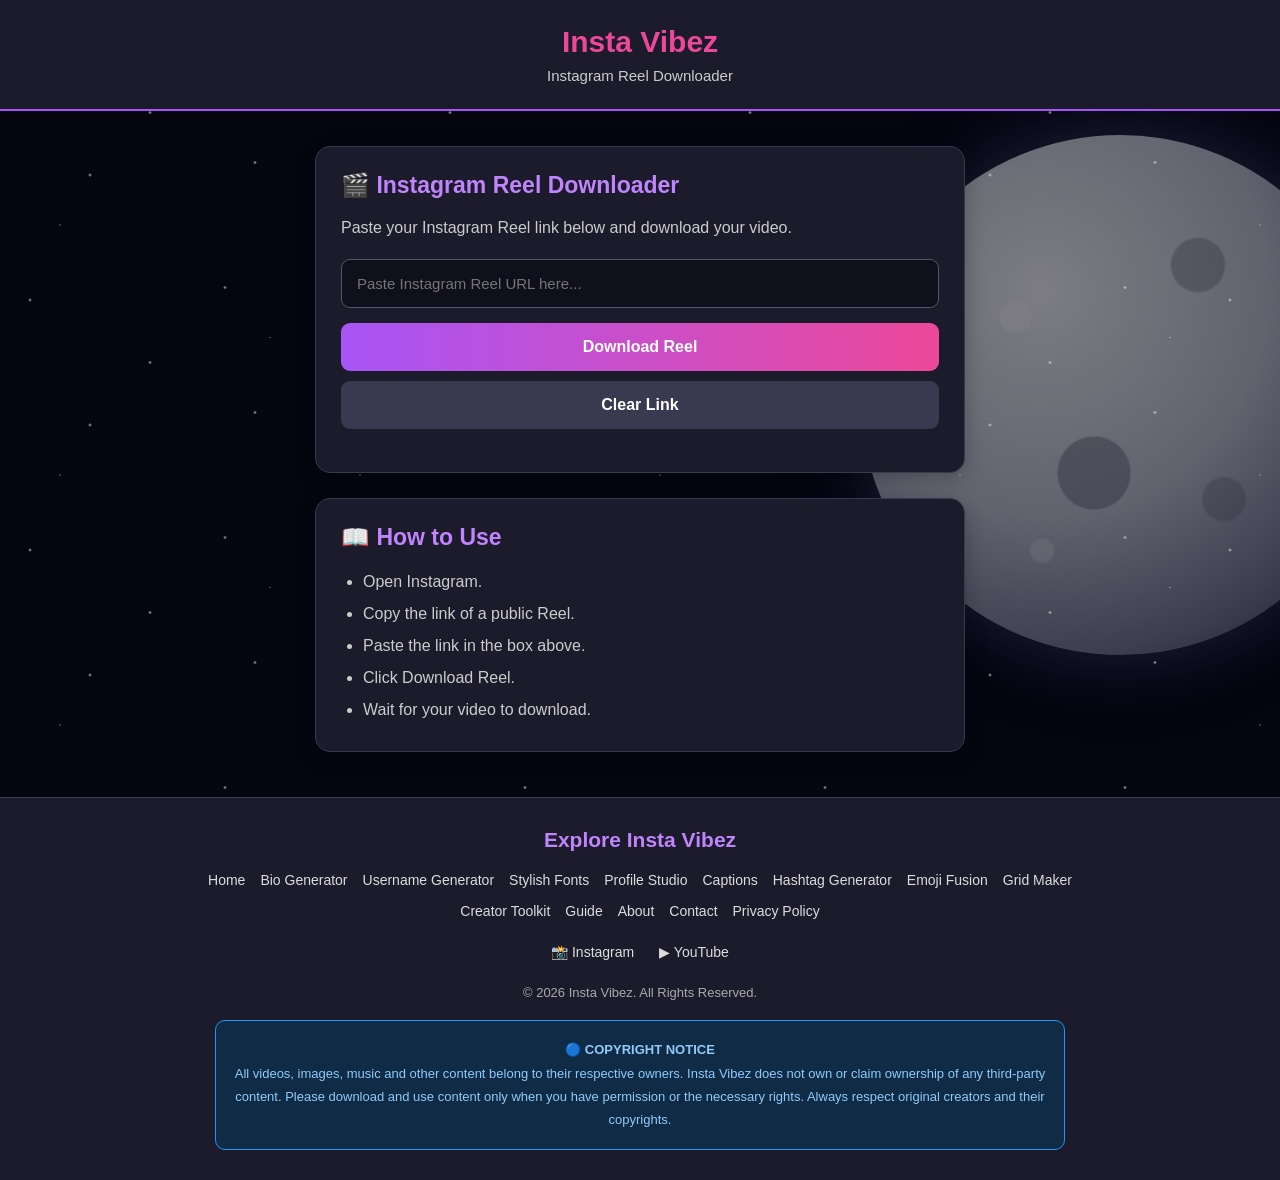
<file: instagram-downloader.html>
<!DOCTYPE html>
<html lang="en">
<head>
<meta charset="UTF-8">
<meta name="viewport" content="width=device-width, initial-scale=1.0">

<title>Instagram Reel Downloader | Insta Vibez</title>

<meta name="description" content="Download Instagram Reels easily with Insta Vibez. Paste your Reel link and download your video for free.">

<style>
* {
  margin: 0;
  padding: 0;
  box-sizing: border-box;
}

body {
  background: #10101c;
  color: #ffffff;
  font-family: Arial, sans-serif;
  min-height: 100vh;
  position: relative;
  isolation: isolate;
  overflow-x: hidden;
}

header {
  background: #1b1b2b;
  padding: 25px 15px;
  text-align: center;
  border-bottom: 2px solid #a855f7;
}

header h1 {
  color: #ec4899;
  font-size: 30px;
  margin-bottom: 8px;
}

header p {
  color: #cccccc;
  font-size: 15px;
}

.container {
  width: 92%;
  max-width: 650px;
  margin: 35px auto;
}

.card {
  background: #1b1b2b;
  border: 1px solid #393950;
  border-radius: 15px;
  padding: 25px;
  margin-bottom: 25px;
  box-shadow: 0 5px 20px rgba(0,0,0,0.25);
}

.card h2 {
  color: #c084fc;
  font-size: 23px;
  margin-bottom: 15px;
}

.card p {
  color: #cccccc;
  line-height: 1.7;
  margin-bottom: 18px;
}

input {
  display: block;
  width: 100%;
  padding: 15px;
  background: #10101c;
  border: 1px solid #55556b;
  border-radius: 9px;
  color: white;
  font-size: 15px;
  margin-bottom: 15px;
  outline: none;
}

input:focus {
  border-color: #a855f7;
}

button {
  display: block;
  width: 100%;
  padding: 15px;
  border: none;
  border-radius: 9px;
  font-size: 16px;
  font-weight: bold;
  cursor: pointer;
  margin-top: 10px;
}

.download-btn {
  background: linear-gradient(90deg, #a855f7, #ec4899);
  color: white;
}

.clear-btn {
  background: #393950;
  color: white;
}

button:disabled {
  opacity: 0.6;
  cursor: not-allowed;
}

#message {
  color: #f9a8d4;
  text-align: center;
  margin-top: 18px;
  line-height: 1.6;
  overflow-wrap: anywhere;
}

.instructions ul {
  padding-left: 22px;
  color: #cccccc;
  line-height: 2;
}

footer {
  background: #1b1b2b;
  border-top: 1px solid #393950;
  padding: 30px 15px;
  text-align: center;
  margin-top: 45px;
}

footer h3 {
  color: #c084fc;
  margin-bottom: 20px;
  font-size: 21px;
}

.footer-links {
  display: flex;
  flex-wrap: wrap;
  justify-content: center;
  gap: 15px;
  max-width: 900px;
  margin: auto;
}

.footer-links a,
.social-links a {
  color: #dddddd;
  text-decoration: none;
  font-size: 14px;
}

.footer-links a:hover,
.social-links a:hover {
  color: #ec4899;
}

.social-links {
  display: flex;
  justify-content: center;
  gap: 25px;
  margin: 25px 0;
}

.copyright {
  color: #aaaaaa;
  font-size: 13px;
  margin-bottom: 18px;
}

.copyright-alert {
  max-width: 850px;
  margin: 20px auto 0;
  padding: 17px;
  background: #102b46;
  border: 1px solid #2196f3;
  border-radius: 10px;
  color: #90caf9;
  font-size: 13px;
  line-height: 1.8;
  text-align: center;
}

@media(max-width: 500px) {
  .container {
    width: 94%;
    margin: 22px auto;
  }

  .card {
    padding: 19px;
  }

  header h1 {
    font-size: 26px;
  }
}

/* FULL MOON SPACE BACKGROUND */

body {
  background: #050510;
}

body::before {
  content: "";
  position: fixed;
  width: 520px;
  height: 520px;
  max-width: 90vw;
  max-height: 90vw;
  top: 15%;
  right: -100px;
  border-radius: 50%;
  z-index: -1;
  pointer-events: none;

  background:
    radial-gradient(circle at 30% 35%,
      rgba(255,255,255,.85) 0 3%,
      transparent 3.5%),
    radial-gradient(circle at 65% 25%,
      rgba(90,90,110,.35) 0 5%,
      transparent 5.5%),
    radial-gradient(circle at 45% 65%,
      rgba(80,80,100,.4) 0 8%,
      transparent 8.5%),
    radial-gradient(circle at 70% 70%,
      rgba(90,90,110,.3) 0 4%,
      transparent 4.5%),
    radial-gradient(circle at 35% 80%,
      rgba(255,255,255,.3) 0 2%,
      transparent 2.5%),
    radial-gradient(circle at 35% 30%,
      #ffffff,
      #c9cbd8 45%,
      #777b91 75%,
      #252638 100%);

  box-shadow:
    0 0 60px rgba(170,180,255,.25),
    0 0 140px rgba(120,130,255,.15);

  opacity: .48;
}

body::after {
  content: "";
  position: fixed;
  inset: 0;
  z-index: -1;
  pointer-events: none;

  background-image:
    radial-gradient(2px 2px at 10% 20%, white, transparent),
    radial-gradient(2px 2px at 30% 70%, white, transparent),
    radial-gradient(2px 2px at 75% 15%, white, transparent),
    radial-gradient(2px 2px at 85% 65%, white, transparent),
    radial-gradient(2px 2px at 50% 45%, white, transparent),
    radial-gradient(1px 1px at 20% 90%, white, transparent),
    radial-gradient(1px 1px at 90% 35%, white, transparent);

  background-size: 300px 250px;
  opacity: .65;
}
</style>
</head>

<body>

<header>
  <h1>Insta Vibez</h1>
  <p>Instagram Reel Downloader</p>
</header>

<main class="container">

  <section class="card">
    <h2>🎬 Instagram Reel Downloader</h2>

    <p>
      Paste your Instagram Reel link below and download your video.
    </p>

    <input
      type="url"
      id="reelLink"
      placeholder="Paste Instagram Reel URL here..."
      autocomplete="url"
    >

    <button
      class="download-btn"
      id="downloadBtn"
      type="button"
      onclick="downloadReel()"
    >
      Download Reel
    </button>

    <button
      class="clear-btn"
      type="button"
      onclick="clearLink()"
    >
      Clear Link
    </button>

    <div id="message" role="status" aria-live="polite"></div>
  </section>

  <section class="card instructions">
    <h2>📖 How to Use</h2>

    <ul>
      <li>Open Instagram.</li>
      <li>Copy the link of a public Reel.</li>
      <li>Paste the link in the box above.</li>
      <li>Click Download Reel.</li>
      <li>Wait for your video to download.</li>
    </ul>
  </section>

</main>

<footer>

  <h3>Explore Insta Vibez</h3>

  <div class="footer-links">
    <a href="index.html">Home</a>
    <a href="bio.html">Bio Generator</a>
    <a href="username.html">Username Generator</a>
    <a href="fonts.html">Stylish Fonts</a>
    <a href="profile-studio.html">Profile Studio</a>
    <a href="captions.html">Captions</a>
    <a href="hashtag.html">Hashtag Generator</a>
    <a href="emoji-fusion.html">Emoji Fusion</a>
    <a href="grid-maker.html">Grid Maker</a>
    <a href="creator-toolkit.html">Creator Toolkit</a>
    <a href="guide.html">Guide</a>
    <a href="about.html">About</a>
    <a href="contact.html">Contact</a>
    <a href="privacy.html">Privacy Policy</a>
  </div>

  <div class="social-links">
    <a href="https://www.instagram.com/instavibez.in/" target="_blank" rel="noopener noreferrer">
      📸 Instagram
    </a>

    <a href="https://www.youtube.com/@instavibezin" target="_blank" rel="noopener noreferrer">
      ▶ YouTube
    </a>
  </div>

  <div class="copyright">
    © <span id="year"></span> Insta Vibez. All Rights Reserved.
  </div>

  <div class="copyright-alert">
    <strong>🔵 COPYRIGHT NOTICE</strong><br>
    All videos, images, music and other content belong to their respective owners.
    Insta Vibez does not own or claim ownership of any third-party content.
    Please download and use content only when you have permission or the necessary rights.
    Always respect original creators and their copyrights.
  </div>

</footer>

<script>
document.getElementById("year").textContent =
  new Date().getFullYear();

async function downloadReel() {

  const input = document.getElementById("reelLink");
  const button = document.getElementById("downloadBtn");
  const message = document.getElementById("message");

  const link = input.value.trim();

  if (!link) {
    message.textContent = "Please paste an Instagram Reel link.";
    return;
  }

  let parsed;

  try {
    parsed = new URL(link);
  } catch {
    message.textContent = "Please enter a valid Instagram URL.";
    return;
  }

  const host = parsed.hostname.toLowerCase();

  if (
    !["instagram.com", "www.instagram.com", "m.instagram.com"].includes(host) ||
    !/^\/reel\/[^/]+\/?$/i.test(parsed.pathname)
  ) {
    message.textContent = "Please enter a valid Instagram Reel URL.";
    return;
  }

  button.disabled = true;
  button.textContent = "Processing...";
  message.textContent = "Please wait, your Reel is being prepared...";

  let objectURL = null;
  let video = null;

  try {

    const apiURL =
      "https://weirddl.sbs/api/download?url=" +
      encodeURIComponent(parsed.href);

    const response = await fetch(apiURL);

    if (!response.ok) {
      throw new Error("Download service could not process this Reel.");
    }

    const contentType =
      (response.headers.get("content-type") || "").toLowerCase();

    if (
      contentType.includes("application/json") ||
      contentType.includes("text/html") ||
      contentType.includes("text/plain")
    ) {
      throw new Error("The service did not return a video. Please try again later.");
    }

    const blob = await response.blob();

    if (!blob.size) {
      throw new Error("No video was received.");
    }

    const videoType = contentType.startsWith("video/")
      ? contentType
      : blob.type;

    if (!videoType || !videoType.startsWith("video/")) {
      throw new Error("The server did not provide a valid video file.");
    }

    const videoBlob = new Blob([blob], {
      type: videoType
    });

    objectURL = URL.createObjectURL(videoBlob);

    video = document.createElement("video");
    video.preload = "metadata";
    video.src = objectURL;

    await new Promise((resolve, reject) => {

      const timeout = setTimeout(() => {
        reject(new Error("Video check timed out. Please try again."));
      }, 20000);

      video.onloadedmetadata = () => {
        clearTimeout(timeout);

        if (
          Number.isFinite(video.duration) &&
          video.duration > 0 &&
          video.videoWidth > 0 &&
          video.videoHeight > 0
        ) {
          resolve();
        } else {
          reject(new Error("Video duration is zero or invalid."));
        }
      };

      video.onerror = () => {
        clearTimeout(timeout);
        reject(new Error("The received file is not a playable video."));
      };
    });

    const duration = video.duration;

    const extension = videoType.includes("webm")
      ? "webm"
      : videoType.includes("quicktime")
      ? "mov"
      : "mp4";

    const a = document.createElement("a");

    a.href = objectURL;
    a.download = "insta-vibez-reel." + extension;

    document.body.appendChild(a);
    a.click();
    a.remove();

    message.textContent =
      "Video checked successfully! Duration: " +
      Math.floor(duration) +
      " seconds. Download started.";

  } catch (error) {

    message.textContent =
      error.message || "Download failed. Please try again.";

  } finally {

    if (video) {
      video.pause();
      video.removeAttribute("src");
      video.load();
      video.remove();
    }

    if (objectURL) {
      setTimeout(() => {
        URL.revokeObjectURL(objectURL);
      }, 60000);
    }

    button.disabled = false;
    button.textContent = "Download Reel";

  }
}

function clearLink() {
  document.getElementById("reelLink").value = "";
  document.getElementById("message").textContent = "";
}
</script>

</body>
</html>
</file>
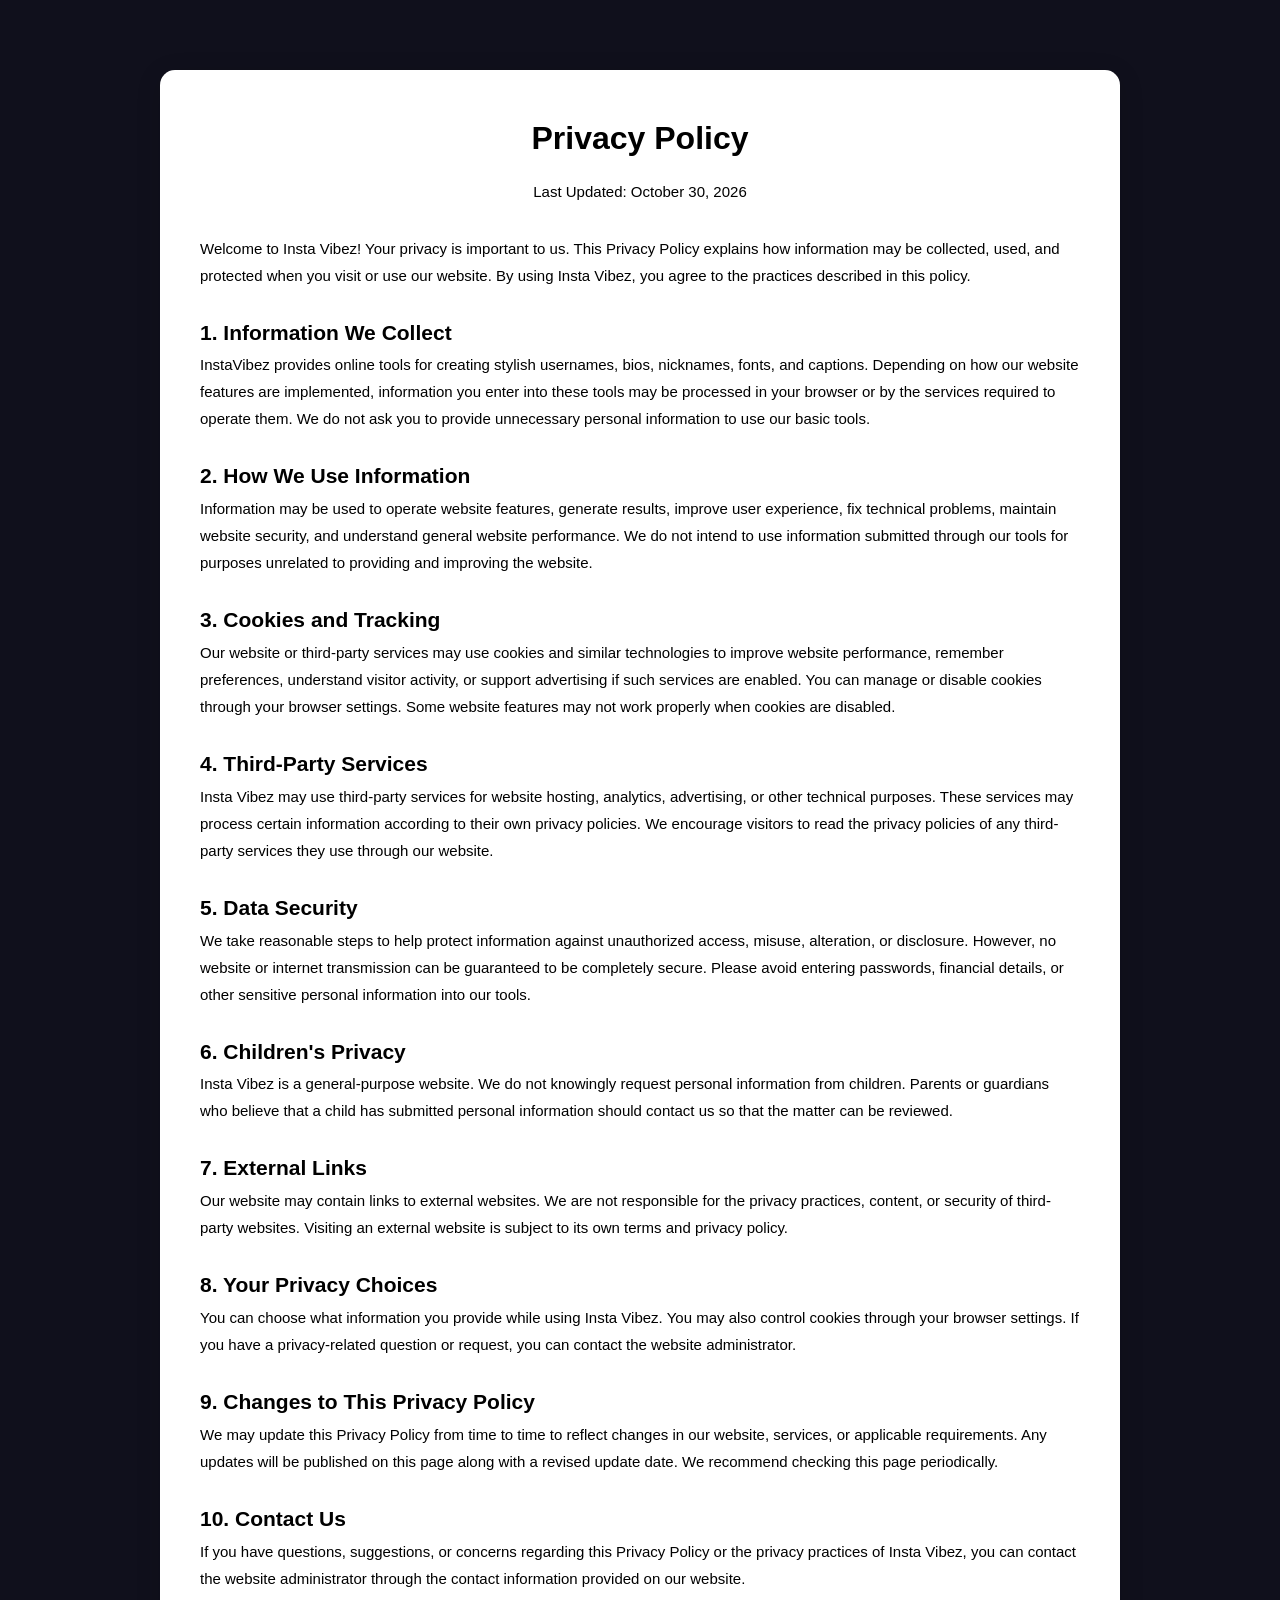
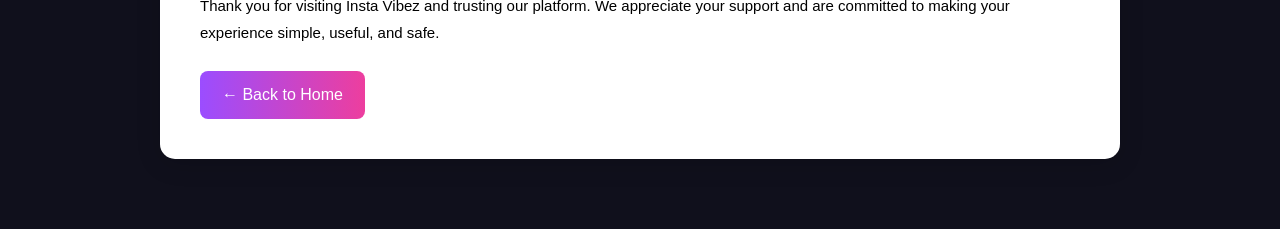
<file: privacy.html>
<!DOCTYPE html>
<html lang="en">
<head>
    <meta charset="UTF-8">
    <meta name="viewport" content="width=device-width, initial-scale=1.0">
         <meta name="description" content="Read the Insta Vibez Privacy Policy to learn how our Instagram bio, username, fonts and other free online tools handle information, cookies, third-party services and your privacy.">

    <meta name="theme-color" content="#10101c">

    <title>Privacy Policy | Insta Vibez - Your Privacy and Data Protection</title>

    <link rel="stylesheet" href="style.css">

    <style>
        .privacy-page {
            max-width: 1000px;
            margin: 50px auto;
            padding: 20px;
        }

        .privacy-card {
            background: #ffffff;
            color: #000000;
            padding: 40px;
            border-radius: 15px;
            line-height: 1.8;
            box-shadow: 0 5px 25px rgba(0,0,0,0.15);
        }

        .privacy-card h1 {
            color: #000000;
            text-align: center;
            margin-bottom: 10px;
        }

        .privacy-card h2 {
            color: #000000;
            margin-top: 25px;
            font-size: 21px;
        }

        .privacy-card p,
        .privacy-card li {
            color: #000000;
            font-size: 15px;
        }

        .privacy-card ul {
            padding-left: 25px;
        }

        .privacy-date {
            text-align: center;
            color: #000000;
            margin-bottom: 30px;
        }

        .privacy-back {
            display: inline-block;
            margin-top: 25px;
            padding: 10px 22px;
            background: linear-gradient(90deg, #9b4dff, #ed3e9e);
            color: #ffffff;
            text-decoration: none;
            border-radius: 8px;
        }

        @media(max-width: 600px) {
            .privacy-page {
                padding: 12px;
                margin: 25px auto;
            }

            .privacy-card {
                padding: 22px;
            }

            .privacy-card h1 {
                font-size: 25px;
            }
        }
    </style>
</head>

<body>

    <main class="privacy-page">
        <div class="privacy-card">

            <h1>Privacy Policy</h1>

            <p class="privacy-date">
                Last Updated: October 30, 2026
            </p>

            <p>
                Welcome to Insta Vibez! Your privacy is important to us.
                This Privacy Policy explains how information may be
                collected, used, and protected when you visit or use
                our website. By using Insta Vibez, you agree to the
                practices described in this policy.
            </p>

            <h2>1. Information We Collect</h2>

            <p>
                InstaVibez provides online tools for creating stylish
                usernames, bios, nicknames, fonts, and captions.
                Depending on how our website features are implemented,
                information you enter into these tools may be processed
                in your browser or by the services required to operate
                them. We do not ask you to provide unnecessary personal
                information to use our basic tools.
            </p>

            <h2>2. How We Use Information</h2>

            <p>
                Information may be used to operate website features,
                generate results, improve user experience, fix technical
                problems, maintain website security, and understand
                general website performance. We do not intend to use
                information submitted through our tools for purposes
                unrelated to providing and improving the website.
            </p>

            <h2>3. Cookies and Tracking</h2>

            <p>
                Our website or third-party services may use cookies
                and similar technologies to improve website performance,
                remember preferences, understand visitor activity, or
                support advertising if such services are enabled.
                You can manage or disable cookies through your browser
                settings. Some website features may not work properly
                when cookies are disabled.
            </p>

            <h2>4. Third-Party Services</h2>

            <p>
                Insta Vibez may use third-party services for website
                hosting, analytics, advertising, or other technical
                purposes. These services may process certain information
                according to their own privacy policies. We encourage
                visitors to read the privacy policies of any third-party
                services they use through our website.
            </p>

            <h2>5. Data Security</h2>

            <p>
                We take reasonable steps to help protect information
                against unauthorized access, misuse, alteration, or
                disclosure. However, no website or internet transmission
                can be guaranteed to be completely secure. Please avoid
                entering passwords, financial details, or other sensitive
                personal information into our tools.
            </p>

            <h2>6. Children's Privacy</h2>

            <p>
                Insta Vibez is a general-purpose website. We do not
                knowingly request personal information from children.
                Parents or guardians who believe that a child has
                submitted personal information should contact us so
                that the matter can be reviewed.
            </p>

            <h2>7. External Links</h2>

            <p>
                Our website may contain links to external websites.
                We are not responsible for the privacy practices,
                content, or security of third-party websites.
                Visiting an external website is subject to its own
                terms and privacy policy.
            </p>

            <h2>8. Your Privacy Choices</h2>

            <p>
                You can choose what information you provide while
                using Insta Vibez. You may also control cookies through
                your browser settings. If you have a privacy-related
                question or request, you can contact the website
                administrator.
            </p>

            <h2>9. Changes to This Privacy Policy</h2>

            <p>
                We may update this Privacy Policy from time to time
                to reflect changes in our website, services, or
                applicable requirements. Any updates will be published
                on this page along with a revised update date.
                We recommend checking this page periodically.
            </p>

            <h2>10. Contact Us</h2>

            <p>
                If you have questions, suggestions, or concerns
                regarding this Privacy Policy or the privacy practices
                of Insta Vibez, you can contact the website administrator
                through the contact information provided on our website.
            </p>

            <p>
                Thank you for visiting Insta Vibez and trusting our
                platform. We appreciate your support and are committed
                to making your experience simple, useful, and safe.
            </p>

            <a href="index.html" class="privacy-back">
                ← Back to Home
            </a>

        </div>
    </main>

</body>
</html>
</file>
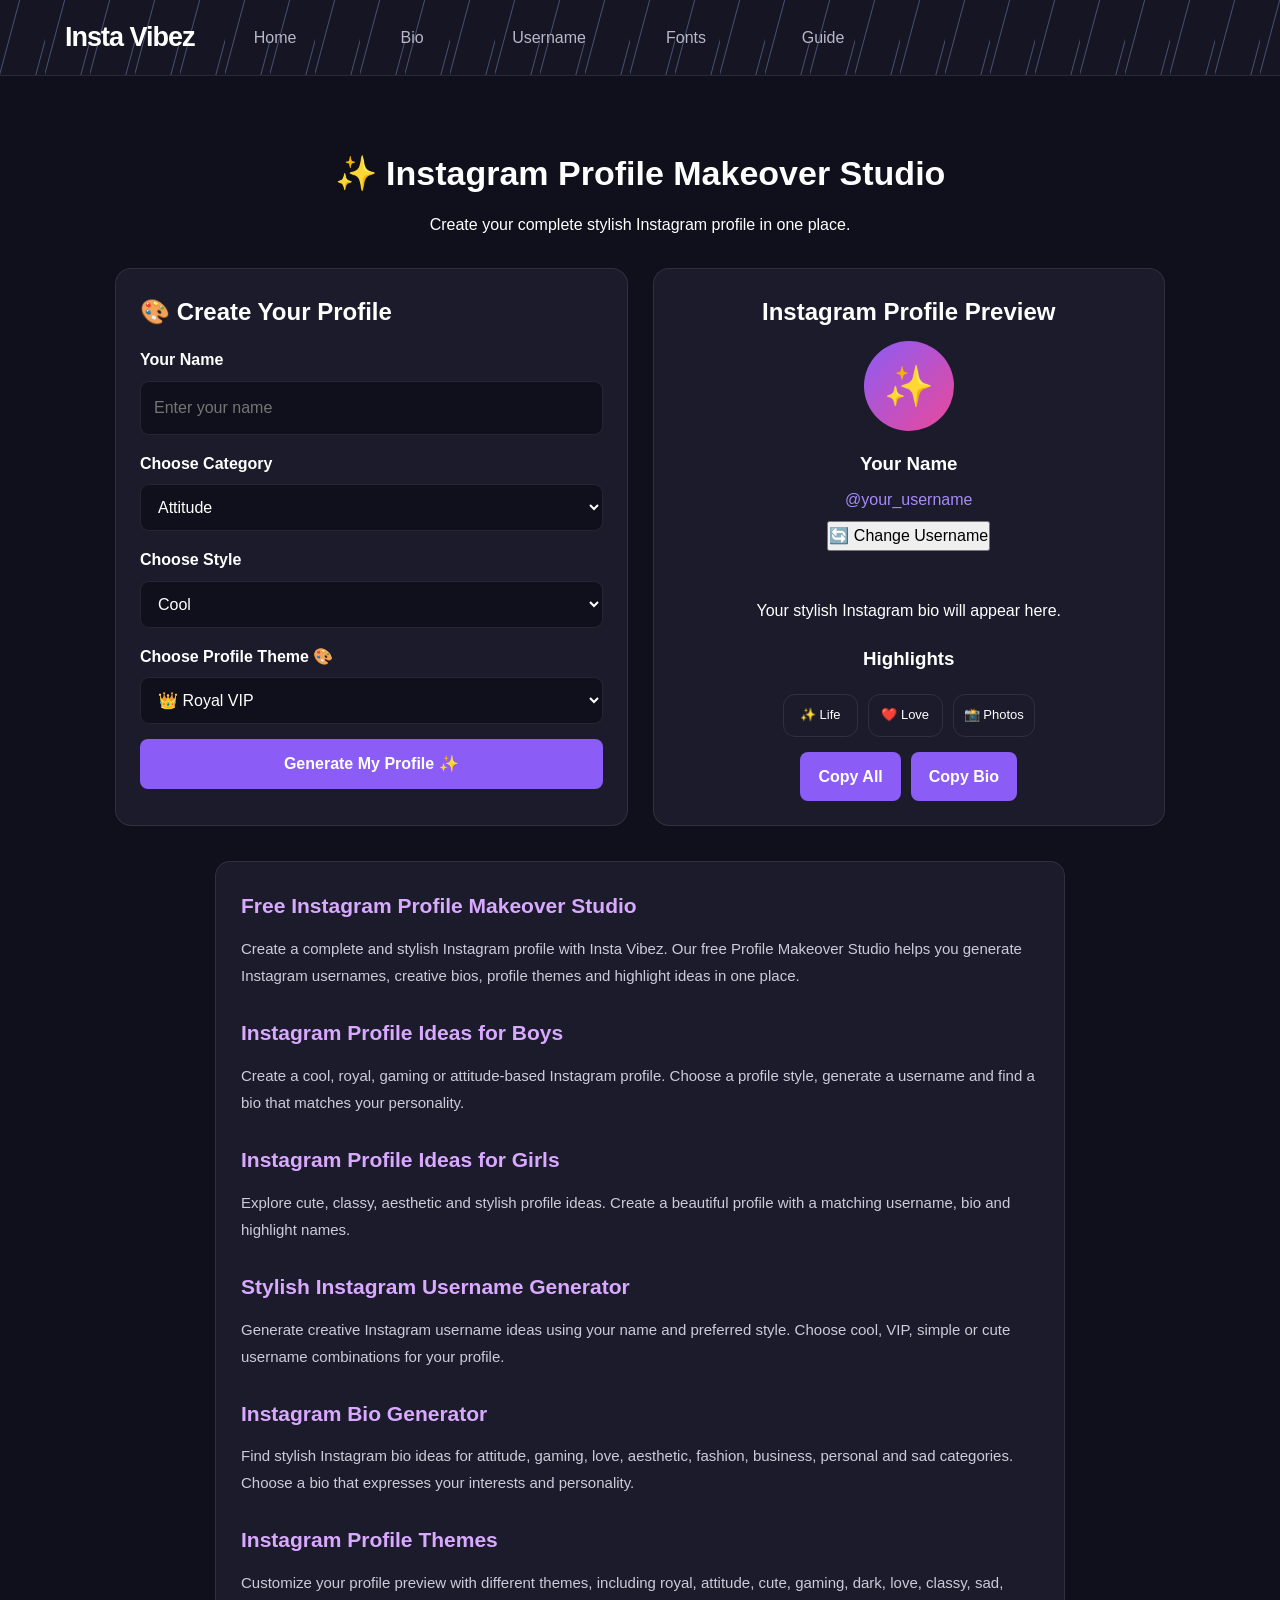
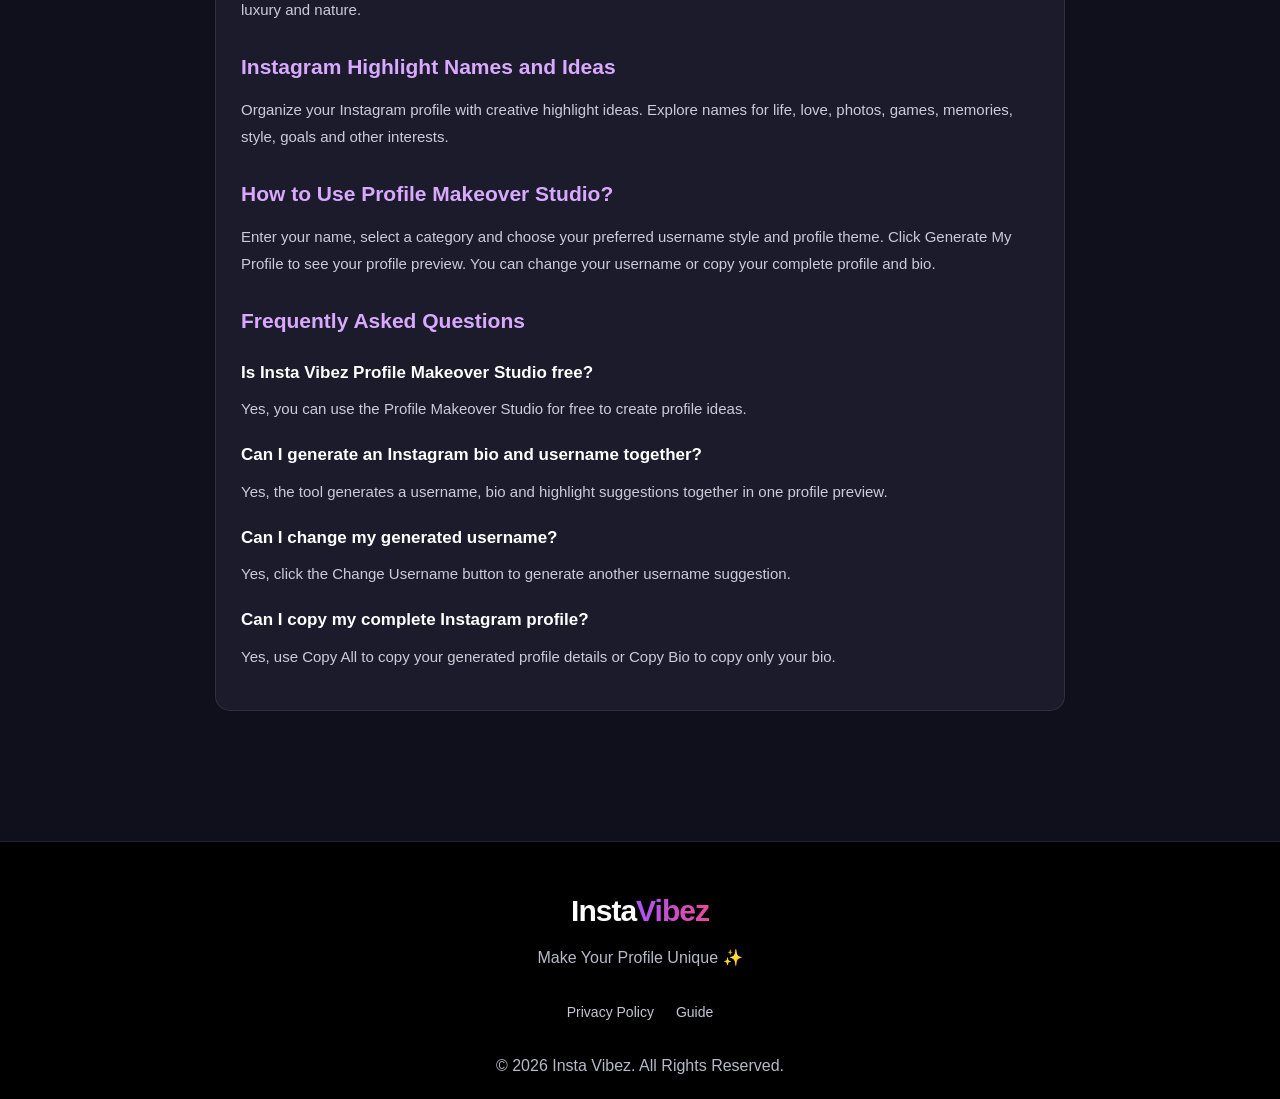
<file: profile-studio.html>
<!DOCTYPE html>
<html lang="en">
<head>
  <meta charset="UTF-8">
  <meta name="viewport" content="width=device-width, initial-scale=1.0">
   <meta name="description" content="Create a stylish Instagram profile with Insta Vibez Profile Makeover Studio. Generate unique Instagram usernames, stylish bios, profile themes and highlight ideas for boys and girls. Customize your profile for free.">

  <meta name="theme-color" content="#10101c">

  <title>Instagram Profile Makeover Studio - Bio, Username & Highlights | Insta Vibez</title>
  <link rel="stylesheet" href="style.css">

  <style>
    .studio-section {
      max-width: 1100px;
      margin: 45px auto;
      padding: 25px;
    }

    .studio-heading {
      text-align: center;
      margin-bottom: 30px;
    }

    .studio-heading h1 {
      font-size: 34px;
      margin-bottom: 12px;
    }

    .studio-grid {
      display: grid;
      grid-template-columns: 1fr 1fr;
      gap: 25px;
    }

    .studio-box, .profile-preview {
      background: var(--card, #1b1b2b);
      border: 1px solid var(--border, #333);
      border-radius: 16px;
      padding: 24px;
    }

    .studio-box label {
      display: block;
      margin: 16px 0 8px;
      font-weight: bold;
    }

    .studio-box input,
    .studio-box select,
    .studio-box textarea {
      width: 100%;
      padding: 13px;
      border-radius: 9px;
      border: 1px solid var(--border, #444);
      background: #10101c;
      color: white;
      font: inherit;
    }

    .studio-box textarea {
      min-height: 90px;
      resize: vertical;
    }

    .studio-box button,
    .studio-actions button {
      border: none;
      padding: 12px 18px;
      margin-top: 15px;
      border-radius: 8px;
      cursor: pointer;
      font-weight: bold;
    }

    .generate-btn {
      background: #8b5cf6;
      color: white;
      width: 100%;
    }

    .profile-preview {
      text-align: center;
    }

    /* Profile Theme Designs */

.profile-preview.theme-royal {
  background: linear-gradient(145deg, #2b124c, #111827);
  border: 2px solid #fbbf24;
}

.profile-preview.theme-attitude {
  background: linear-gradient(145deg, #450a0a, #18181b);
  border: 2px solid #ef4444;
}

.profile-preview.theme-cute {
  background: linear-gradient(145deg, #831843, #312e81);
  border: 2px solid #f9a8d4;
}

.profile-preview.theme-gaming {
  background: linear-gradient(145deg, #064e3b, #111827);
  border: 2px solid #22c55e;
}

.profile-preview.theme-dark {
  background: linear-gradient(145deg, #09090b, #27272a);
  border: 2px solid #71717a;
}

.profile-preview.theme-love {
  background: linear-gradient(145deg, #881337, #4c1d95);
  border: 2px solid #fb7185;
}

.profile-preview.theme-classy {
  background: linear-gradient(145deg, #374151, #111827);
  border: 2px solid #d4d4d8;
}

.profile-preview.theme-sad {
  background: linear-gradient(145deg, #1e293b, #020617);
  border: 2px solid #64748b;
}

.profile-preview.theme-luxury {
  background: linear-gradient(145deg, #422006, #171717);
  border: 2px solid #eab308;
}

.profile-preview.theme-nature {
  background: linear-gradient(145deg, #14532d, #052e16);
  border: 2px solid #86efac;
}
    .profile-avatar {
      width: 90px;
      height: 90px;
      margin: 10px auto 18px;
      border-radius: 50%;
      display: grid;
      place-items: center;
      font-size: 40px;
      background: linear-gradient(135deg, #8b5cf6, #ec4899);
    }

    .preview-username {
      color: #a78bfa;
      margin: 8px 0;
    }

    .preview-bio {
      white-space: pre-line;
      line-height: 1.8;
      margin: 18px 0;
    }

    .highlight-list {
      display: flex;
      justify-content: center;
      flex-wrap: wrap;
      gap: 10px;
      margin-top: 20px;
    }

    .highlight-item {
      border: 1px solid var(--border, #444);
      border-radius: 12px;
      padding: 10px;
      min-width: 75px;
      font-size: 13px;
    }

    .studio-actions {
      display: flex;
      gap: 10px;
      justify-content: center;
      flex-wrap: wrap;
    }

    .studio-actions button {
      background: #8b5cf6;
      color: white;
    }

    @media(max-width: 750px) {
      .studio-grid {
        grid-template-columns: 1fr;
      }

      .studio-heading h1 {
        font-size: 27px;
      }

      .studio-section {
        padding: 15px;
      }
    }
        /* PROFILE STUDIO SEO CONTENT */

    .studio-seo-content {
      max-width: 850px;
      margin: 35px auto 60px;
      padding: 25px;
      background: var(--card, #1b1b2b);
      border: 1px solid var(--border, #333);
      border-radius: 15px;
      color: #eeeeee;
      line-height: 1.8;
    }

    .studio-seo-content h2 {
      color: #d8a9ff;
      font-size: 21px;
      margin: 25px 0 10px;
    }

    .studio-seo-content h2:first-child {
      margin-top: 0;
    }

    .studio-seo-content h3 {
      color: #ffffff;
      font-size: 17px;
      margin: 18px 0 7px;
    }

    .studio-seo-content p {
      color: #ccccd8;
      font-size: 15px;
      margin-bottom: 15px;
    }

    @media (max-width: 600px) {
      .studio-seo-content {
        margin: 25px 10px 40px;
        padding: 18px;
      }

      .studio-seo-content h2 {
        font-size: 19px;
      }

      .studio-seo-content h3 {
        font-size: 16px;
      }

      .studio-seo-content p {
        font-size: 14px;
      }
    }
  </style>
</head>

<body>

<header class="header">
  <div class="container nav">
    <a href="index.html" class="logo">Insta Vibez</a>

    <button class="menu-toggle" id="menuToggle">☰</button>

    <nav class="navbar" id="navbar">
      <a href="index.html">Home</a>
      <a href="bio.html">Bio</a>
      <a href="username.html">Username</a>
      <a href="fonts.html">Fonts</a>
      <a href="guide.html">Guide</a>
    </nav>
  </div>
</header>

<main>
<section class="studio-section">

  <div class="studio-heading">
    <h1>✨ Instagram Profile Makeover Studio</h1>
    <p>Create your complete stylish Instagram profile in one place.</p>
  </div>

  <div class="studio-grid">

    <div class="studio-box">

      <h2>🎨 Create Your Profile</h2>

      <label for="profileName">Your Name</label>
      <input type="text" id="profileName" placeholder="Enter your name">

      <label for="profileCategory">Choose Category</label>
      <select id="profileCategory">
        <option value="attitude">Attitude</option>
        <option value="gaming">Gaming</option>
        <option value="love">Love</option>
        <option value="aesthetic">Aesthetic</option>
        <option value="fashion">Fashion</option>
        <option value="business">Business</option>
        <option value="personal">Personal</option>
        <option value="sad">Sad</option>
      </select>

      <label for="profileStyle">Choose Style</label>
      <select id="profileStyle">
        <option value="cool">Cool</option>
        <option value="vip">VIP</option>
        <option value="simple">Simple</option>
        <option value="cute">Cute</option>
      </select>

            <label for="profileTheme">Choose Profile Theme 🎨</label>
      <select id="profileTheme">
        <option value="royal">👑 Royal VIP</option>
        <option value="attitude">🔥 Attitude King</option>
        <option value="cute">🌸 Cute & Sweet</option>
        <option value="gaming">🎮 Gaming Pro</option>
        <option value="dark">🖤 Dark Aesthetic</option>
        <option value="love">💖 Love Vibes</option>
        <option value="classy">✨ Classy</option>
        <option value="sad">🌙 Sad Soul</option>
        <option value="luxury">💎 Luxury</option>
        <option value="nature">🌿 Simple & Clean</option>
      </select>

      <button class="generate-btn" id="generateProfile">
        Generate My Profile ✨
      </button>

    </div>

    <div class="profile-preview" id="profilePreview">

      <h2>Instagram Profile Preview</h2>

      <div class="profile-avatar">✨</div>

      <h3 id="previewName">Your Name</h3>
      <div class="username-change-box">
  <p class="preview-username" id="previewUsername">@your_username</p>
  <button type="button" id="changeUsername">🔄 Change Username</button>
   
</div>

      <p class="preview-bio" id="previewBio">
        Your stylish Instagram bio will appear here.
      </p>

      <h3>Highlights</h3>

      <div class="highlight-list" id="previewHighlights">
        <div class="highlight-item">✨ Life</div>
        <div class="highlight-item">❤️ Love</div>
        <div class="highlight-item">📸 Photos</div>
      </div>

      <div class="studio-actions">
        <button id="copyProfile">Copy All</button>
        <button id="copyBio">Copy Bio</button>
      </div>

      <p id="copyMessage" aria-live="polite"></p>

    </div>

  </div>
    <!-- PROFILE STUDIO SEO CONTENT START -->
    <section class="studio-seo-content">

      <h2>Free Instagram Profile Makeover Studio</h2>
      <p>
        Create a complete and stylish Instagram profile with Insta Vibez.
        Our free Profile Makeover Studio helps you generate Instagram
        usernames, creative bios, profile themes and highlight ideas
        in one place.
      </p>

      <h2>Instagram Profile Ideas for Boys</h2>
      <p>
        Create a cool, royal, gaming or attitude-based Instagram profile.
        Choose a profile style, generate a username and find a bio
        that matches your personality.
      </p>

      <h2>Instagram Profile Ideas for Girls</h2>
      <p>
        Explore cute, classy, aesthetic and stylish profile ideas.
        Create a beautiful profile with a matching username, bio
        and highlight names.
      </p>

      <h2>Stylish Instagram Username Generator</h2>
      <p>
        Generate creative Instagram username ideas using your name
        and preferred style. Choose cool, VIP, simple or cute
        username combinations for your profile.
      </p>

      <h2>Instagram Bio Generator</h2>
      <p>
        Find stylish Instagram bio ideas for attitude, gaming, love,
        aesthetic, fashion, business, personal and sad categories.
        Choose a bio that expresses your interests and personality.
      </p>

      <h2>Instagram Profile Themes</h2>
      <p>
        Customize your profile preview with different themes,
        including royal, attitude, cute, gaming, dark, love,
        classy, sad, luxury and nature.
      </p>

      <h2>Instagram Highlight Names and Ideas</h2>
      <p>
        Organize your Instagram profile with creative highlight ideas.
        Explore names for life, love, photos, games, memories,
        style, goals and other interests.
      </p>

      <h2>How to Use Profile Makeover Studio?</h2>
      <p>
        Enter your name, select a category and choose your preferred
        username style and profile theme. Click Generate My Profile
        to see your profile preview. You can change your username
        or copy your complete profile and bio.
      </p>

      <h2>Frequently Asked Questions</h2>

      <h3>Is Insta Vibez Profile Makeover Studio free?</h3>
      <p>
        Yes, you can use the Profile Makeover Studio for free
        to create profile ideas.
      </p>

      <h3>Can I generate an Instagram bio and username together?</h3>
      <p>
        Yes, the tool generates a username, bio and highlight
        suggestions together in one profile preview.
      </p>

      <h3>Can I change my generated username?</h3>
      <p>
        Yes, click the Change Username button to generate
        another username suggestion.
      </p>

      <h3>Can I copy my complete Instagram profile?</h3>
      <p>
        Yes, use Copy All to copy your generated profile details
        or Copy Bio to copy only your bio.
      </p>

    </section>
    <!-- PROFILE STUDIO SEO CONTENT END -->
</section>
</main>

<footer class="footer">
  <div class="container">
    <a href="index.html" class="logo">Insta<span>Vibez</span></a>
    <p>Make Your Profile Unique ✨</p>
    <div class="footer-links">
      <a href="privacy.html">Privacy Policy</a>
      <a href="guide.html">Guide</a>
    </div>
    <p>© <span id="currentYear"></span> Insta Vibez. All Rights Reserved.</p>
  </div>
</footer>

<script src="common.js" defer></script>

 
<script>
document.addEventListener("DOMContentLoaded", function () {

  const nameInput = document.getElementById("profileName");
  const categoryInput = document.getElementById("profileCategory");
  const styleInput = document.getElementById("profileStyle");
  const themeInput = document.getElementById("profileTheme");

  const previewName = document.getElementById("previewName");
  const previewUsername = document.getElementById("previewUsername");
  const previewBio = document.getElementById("previewBio");
  const previewHighlights = document.getElementById("previewHighlights");
  const copyMessage = document.getElementById("copyMessage");
  const profilePreview = document.getElementById("profilePreview");

  let generatedProfile = "";
  let currentUsername = "";

  const bioIdeas = {
    attitude: [
      "👑 Born to stand out\n🔥 My attitude, my rules\n✨ Creating my own story",
      "😎 Silent but powerful\n⚡ Confidence is my style\n👑 Never ordinary"
    ],
    gaming: [
      "🎮 Eat • Sleep • Game • Repeat\n🔥 Level up every day\n🏆 Game on!",
      "🕹️ Gaming is my world\n⚡ Play hard, stay humble\n🎯 Born to win"
    ],
    love: [
      "❤️ Spreading love everywhere\n✨ Collecting beautiful memories\n🌸 Heart full of dreams",
      "💕 Love makes life beautiful\n🌹 Keep smiling\n❤️ Stay genuine"
    ],
    aesthetic: [
      "🌙 Lost in my own world\n🦋 Creating little moments\n✨ Dreaming endlessly",
      "🌸 Soft heart, strong soul\n☁️ Chasing peaceful days\n🕊️ Living beautifully"
    ],
    fashion: [
      "✨ Style is my identity\n👗 Fashion lover\n📸 Making every moment count",
      "🖤 Confidence is my outfit\n🔥 Creating my own trends\n✨ Stay stylish"
    ],
    business: [
      "💼 Building something meaningful\n📈 Learning every day\n🚀 Dream • Plan • Execute",
      "✨ Turning ideas into action\n🎯 Focused on growth\n💼 Work with purpose"
    ],
    personal: [
      "😊 Simple person, big dreams\n🌍 Exploring life\n✨ Making memories",
      "🌸 Just being myself\n💫 Enjoying little things\n❤️ Stay positive"
    ],
    sad: [
      "🥀 Smiling through everything\n🌙 Some stories stay silent\n🖤 Healing slowly",
      "🌧️ Quiet heart, deep thoughts\n🥀 Finding my own peace\n🌙 One day at a time"
    ]
  };

  const highlights = {
    attitude: ["👑 Royal", "🔥 Life", "😎 Style"],
    gaming: ["🎮 Games", "🏆 Wins", "⚡ Squad"],
    love: ["❤️ Love", "🌹 Memories", "💕 Moments"],
    aesthetic: ["🌸 Vibes", "🌙 Life", "🦋 Dreams"],
    fashion: ["👗 Style", "📸 Looks", "✨ Fits"],
    business: ["💼 Work", "📈 Goals", "🚀 Growth"],
    personal: ["😊 Me", "📸 Photos", "✈️ Trips"],
    sad: ["🥀 Feelings", "🌧️ Thoughts", "🖤 Life"]
  };

  const usernameWords = {
    cool: ["official", "its", "real", "the"],
    vip: ["king", "queen", "vip", "royal"],
    simple: ["its", "the", "hello", "iam"],
    cute: ["cutie", "sweet", "angel", "little"]
  };

  const themeClasses = [
    "theme-royal", "theme-attitude", "theme-cute",
    "theme-gaming", "theme-dark", "theme-love",
    "theme-classy", "theme-sad", "theme-luxury",
    "theme-nature"
  ];

  function cleanUsername(value) {
    return value
      .toLowerCase()
      .trim()
      .replace(/[^a-z0-9 ]/g, "")
      .replace(/\s+/g, ".");
  }

  function updateGeneratedProfile() {
    generatedProfile =
      "Name: " + previewName.textContent +
      "\nUsername: " + previewUsername.textContent +
      "\nBio:\n" + previewBio.textContent +
      "\nHighlights: " +
      Array.from(previewHighlights.children)
        .map(item => item.textContent)
        .join(" | ");
  }

  function generate() {
    const name = nameInput.value.trim();
    const category = categoryInput.value;
    const style = styleInput.value;

    if (!name) {
      alert("Please enter your name first!");
      nameInput.focus();
      return;
    }

    const cleanName = cleanUsername(name);
    const words = usernameWords[style];
    const word = words[Math.floor(Math.random() * words.length)];
    const username = word + "." + cleanName;

    currentUsername = username;

    const bios = bioIdeas[category];
    const bio = bios[Math.floor(Math.random() * bios.length)];

    previewName.textContent = name;
    previewUsername.textContent = "@" + username;
    previewBio.textContent = bio;

    previewHighlights.innerHTML = "";

    highlights[category].forEach(item => {
      const div = document.createElement("div");
      div.className = "highlight-item";
      div.textContent = item;
      previewHighlights.appendChild(div);
    });

    const theme = themeInput.value;
    profilePreview.classList.remove(...themeClasses);
    profilePreview.classList.add("theme-" + theme);

    updateGeneratedProfile();
    copyMessage.textContent = "";
  }

  function changeUsername() {
    const name = nameInput.value.trim();

    if (!name) {
      alert("Please generate your profile first!");
      return;
    }

    const cleanName = cleanUsername(name);
    const words = usernameWords[styleInput.value];

    let newUsername = "";

    do {
      const word = words[Math.floor(Math.random() * words.length)];
      const number = Math.floor(10 + Math.random() * 990);
      newUsername = word + "." + cleanName + number;
    } while (newUsername === currentUsername);

    currentUsername = newUsername;
    previewUsername.textContent = "@" + newUsername;

    updateGeneratedProfile();

    copyMessage.textContent = "New username generated!";
    copyMessage.style.color = "#22c55e";
  }

  async function copyText(value, message) {
    if (!value) {
      copyMessage.textContent = "Please generate your profile first!";
      copyMessage.style.color = "#ef4444";
      return;
    }

    try {
      await navigator.clipboard.writeText(value);
      copyMessage.textContent = message;
      copyMessage.style.color = "#22c55e";
    } catch (error) {
      copyMessage.textContent =
        "Copy not supported. Please select and copy manually.";
      copyMessage.style.color = "#ef4444";
    }
  }

  document.getElementById("generateProfile")
    .addEventListener("click", generate);

  document.getElementById("changeUsername")
    .addEventListener("click", changeUsername);

  document.getElementById("copyProfile")
    .addEventListener("click", function () {
      copyText(generatedProfile, "Complete profile copied!");
    });

  document.getElementById("copyBio")
    .addEventListener("click", function () {
      copyText(previewBio.textContent, "Bio copied!");
    });

  const year = document.getElementById("currentYear");
  if (year) year.textContent = new Date().getFullYear();

});
</script>


</body>
</html>
</file>
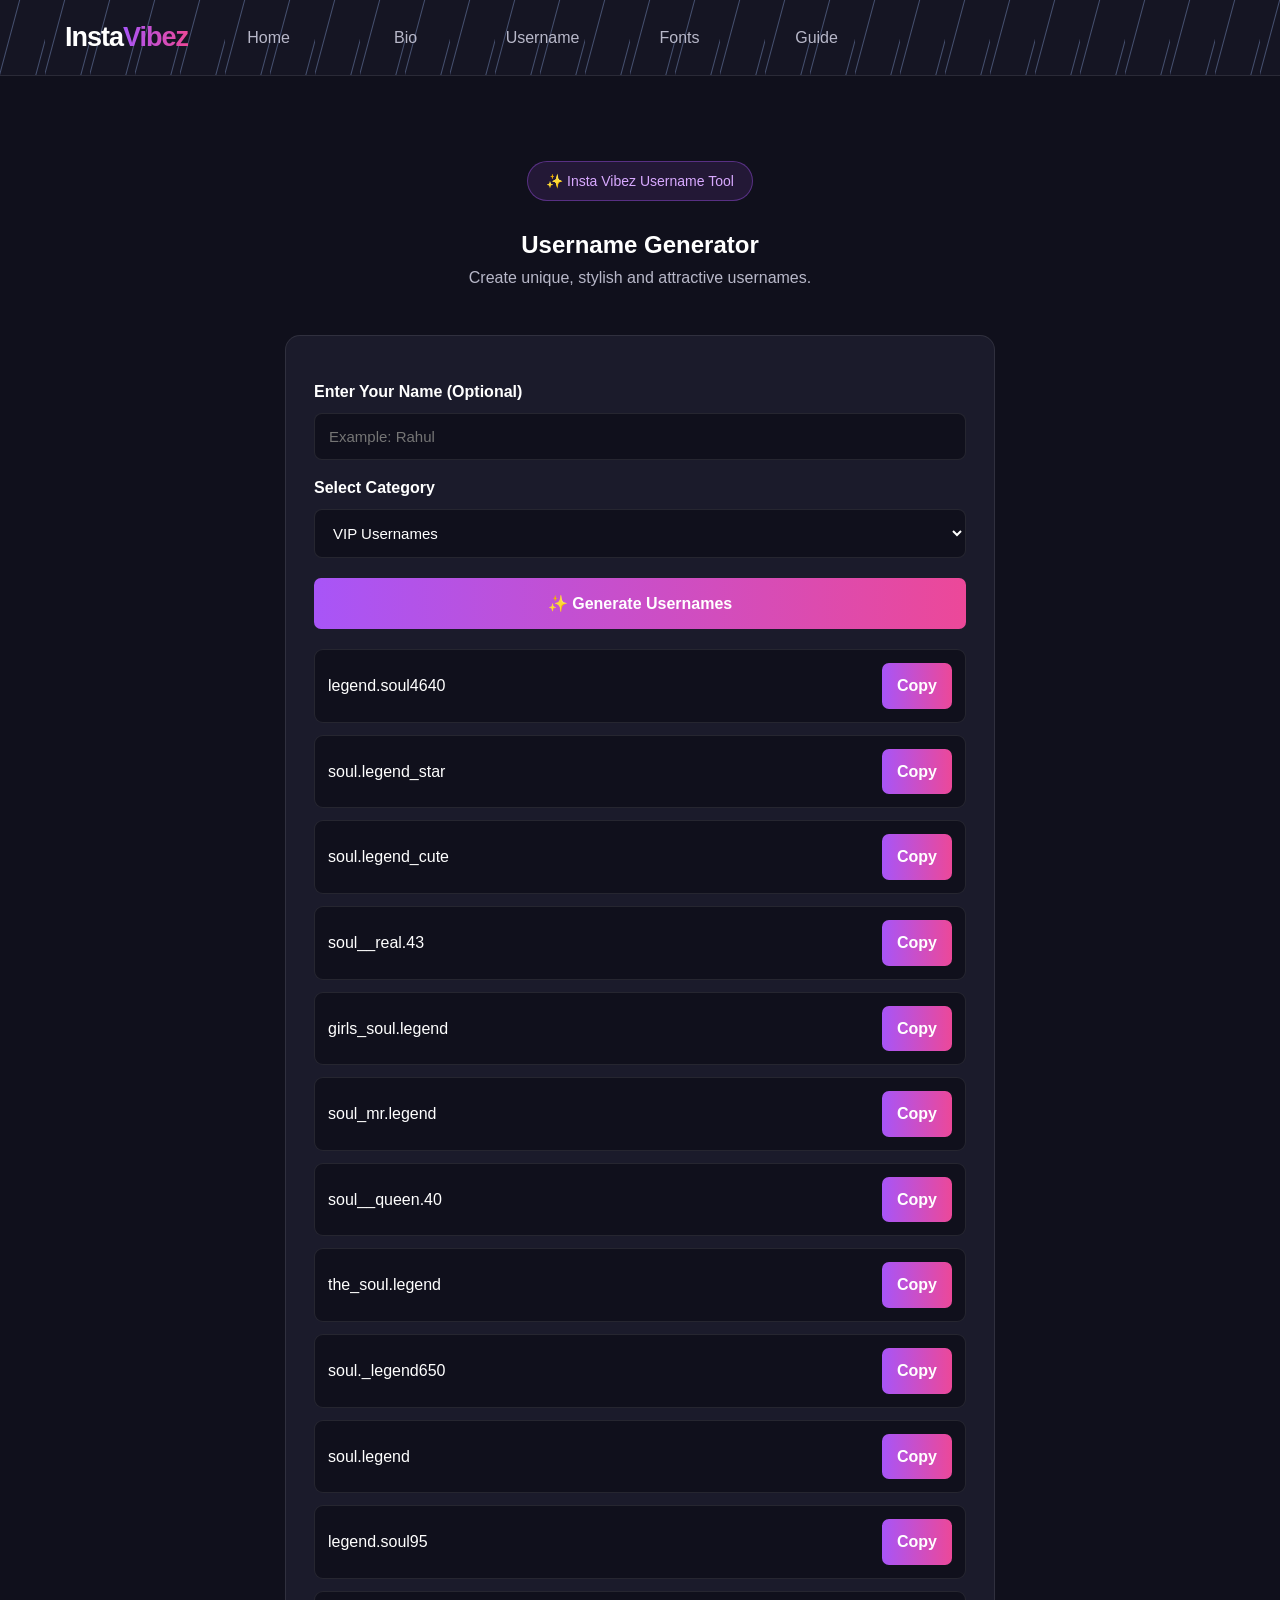
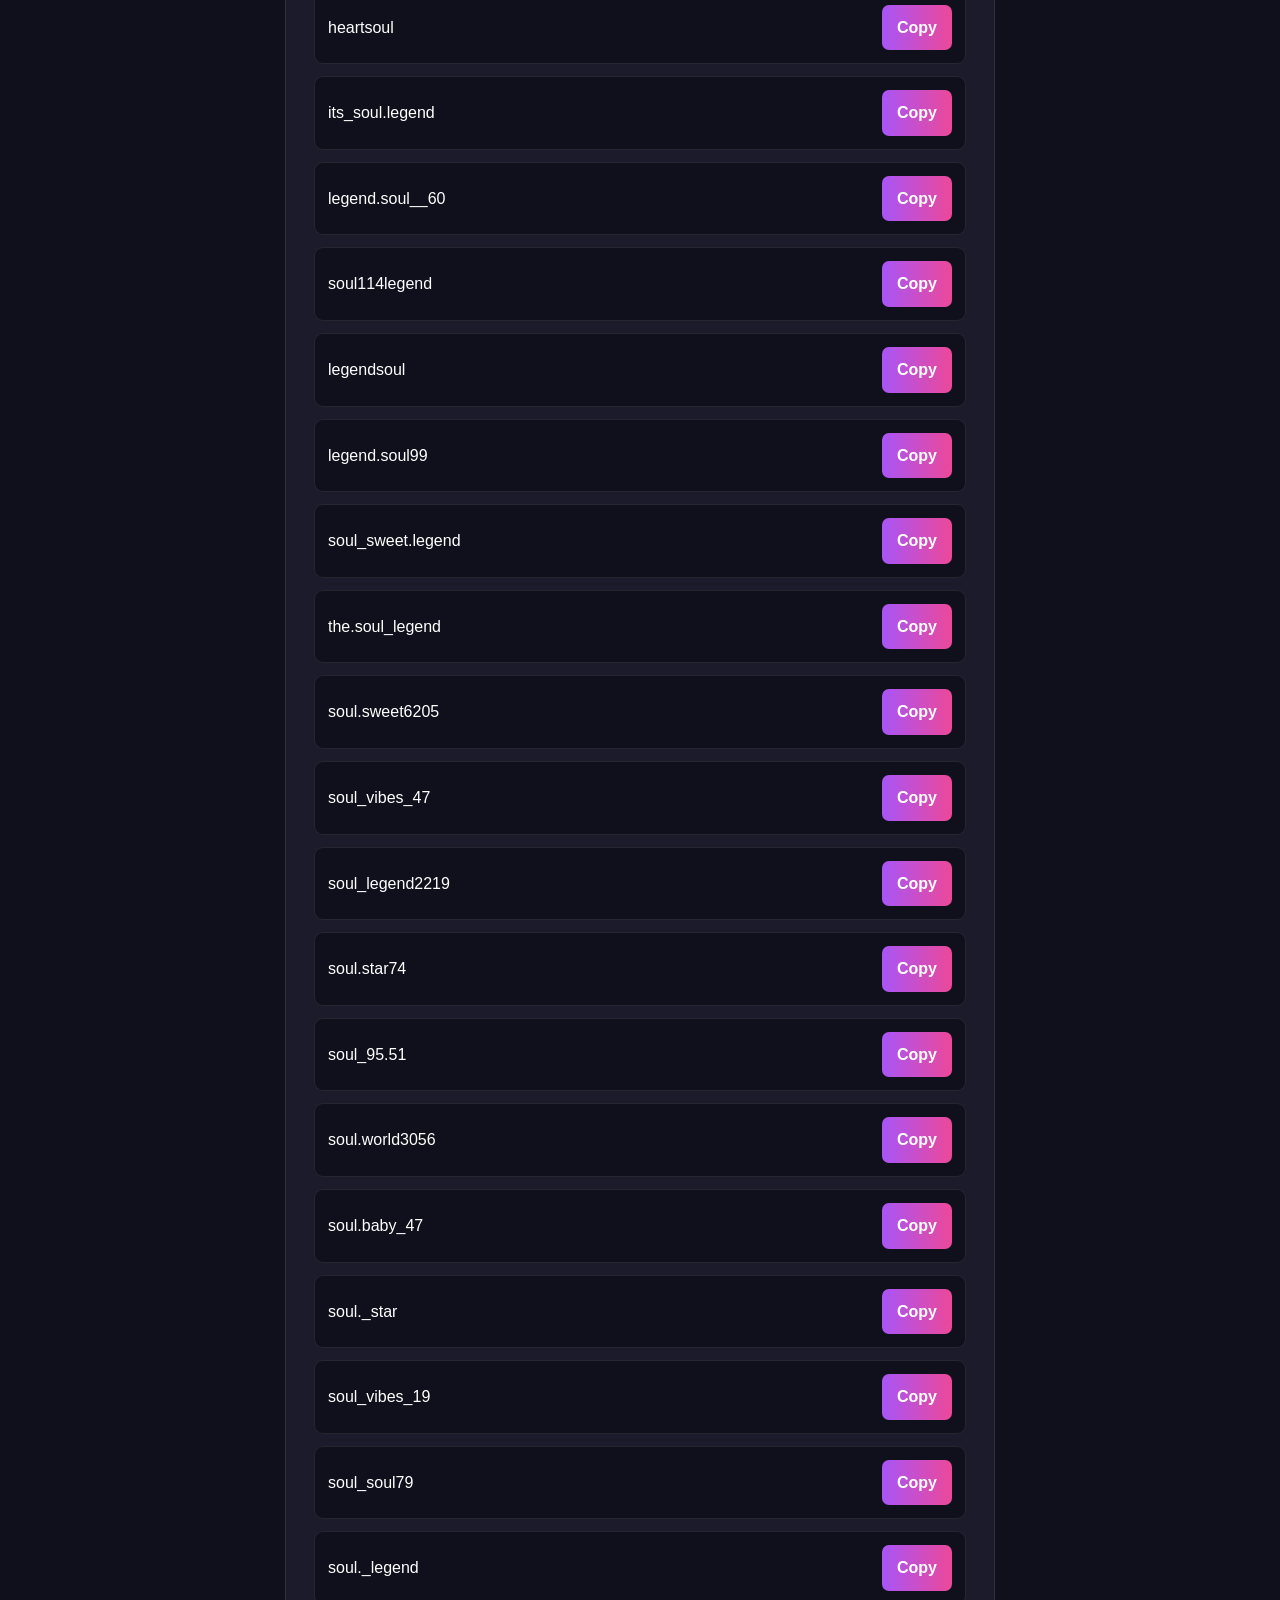
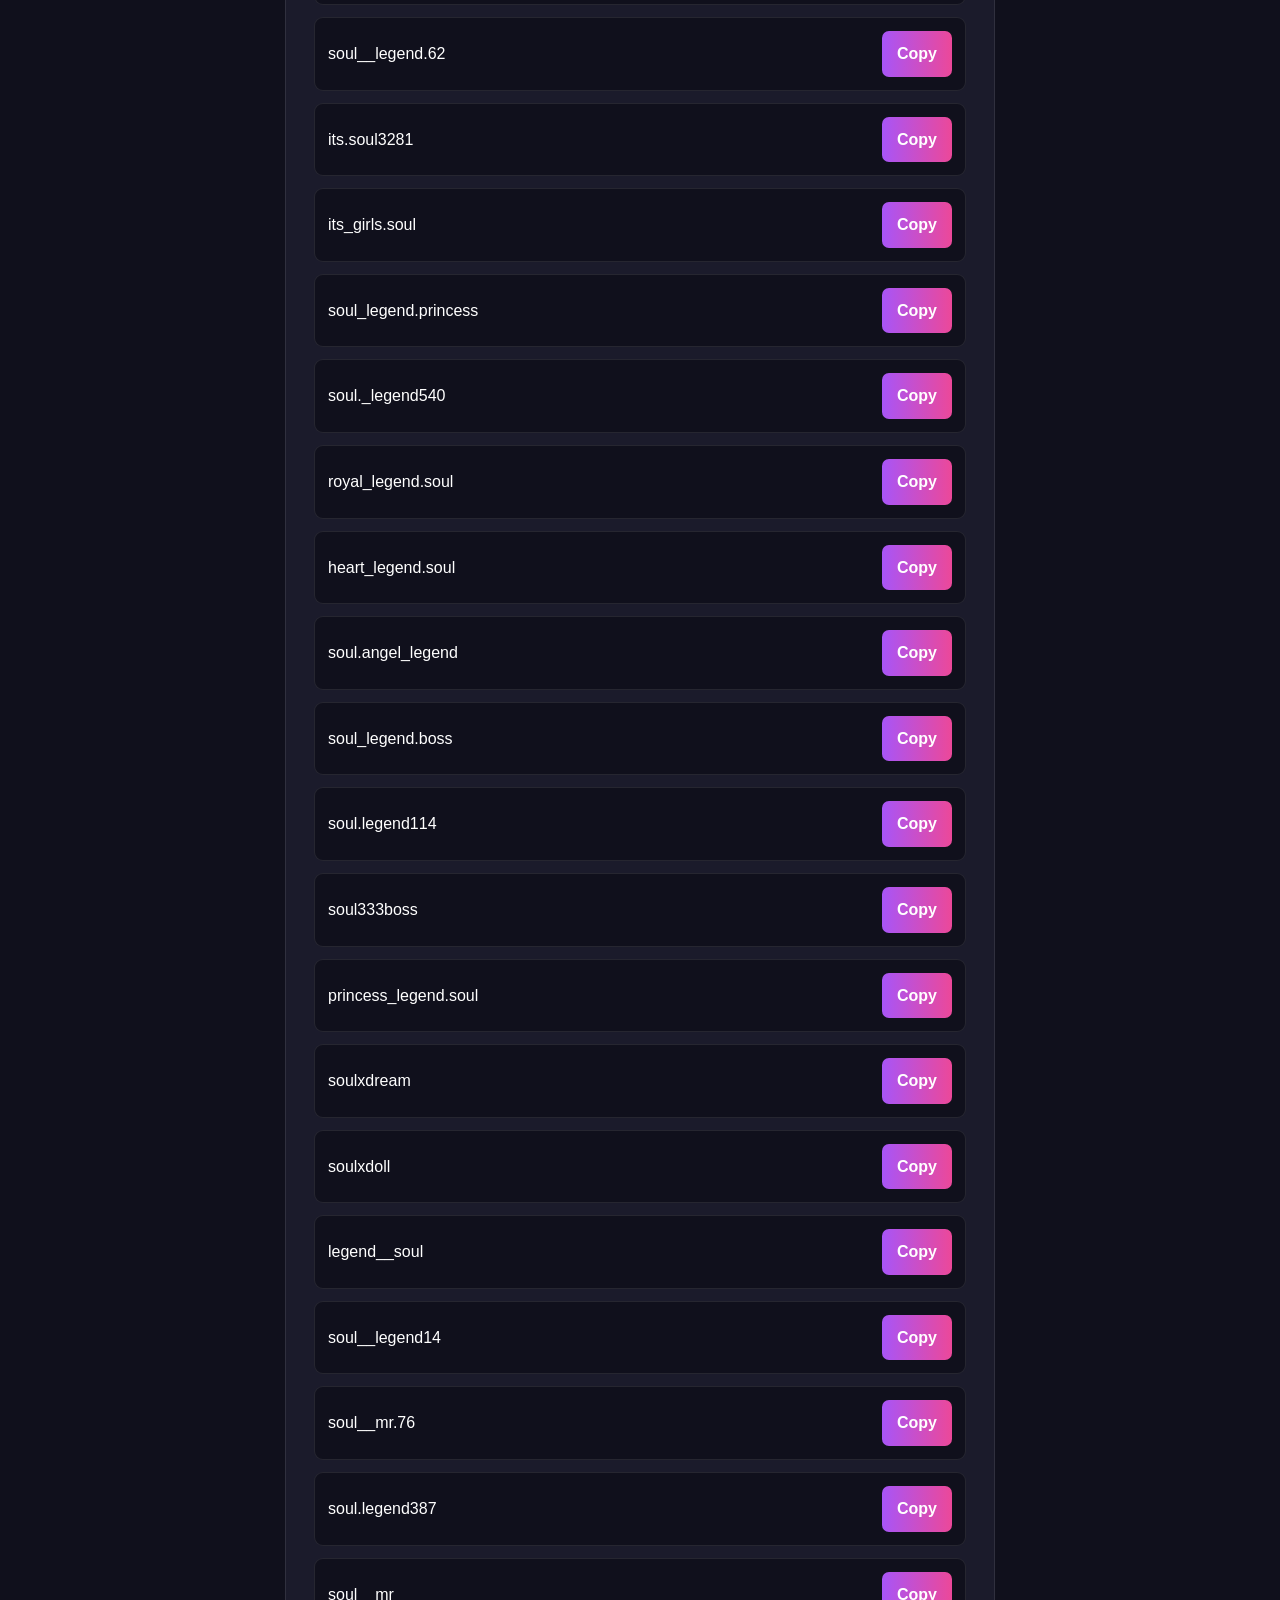
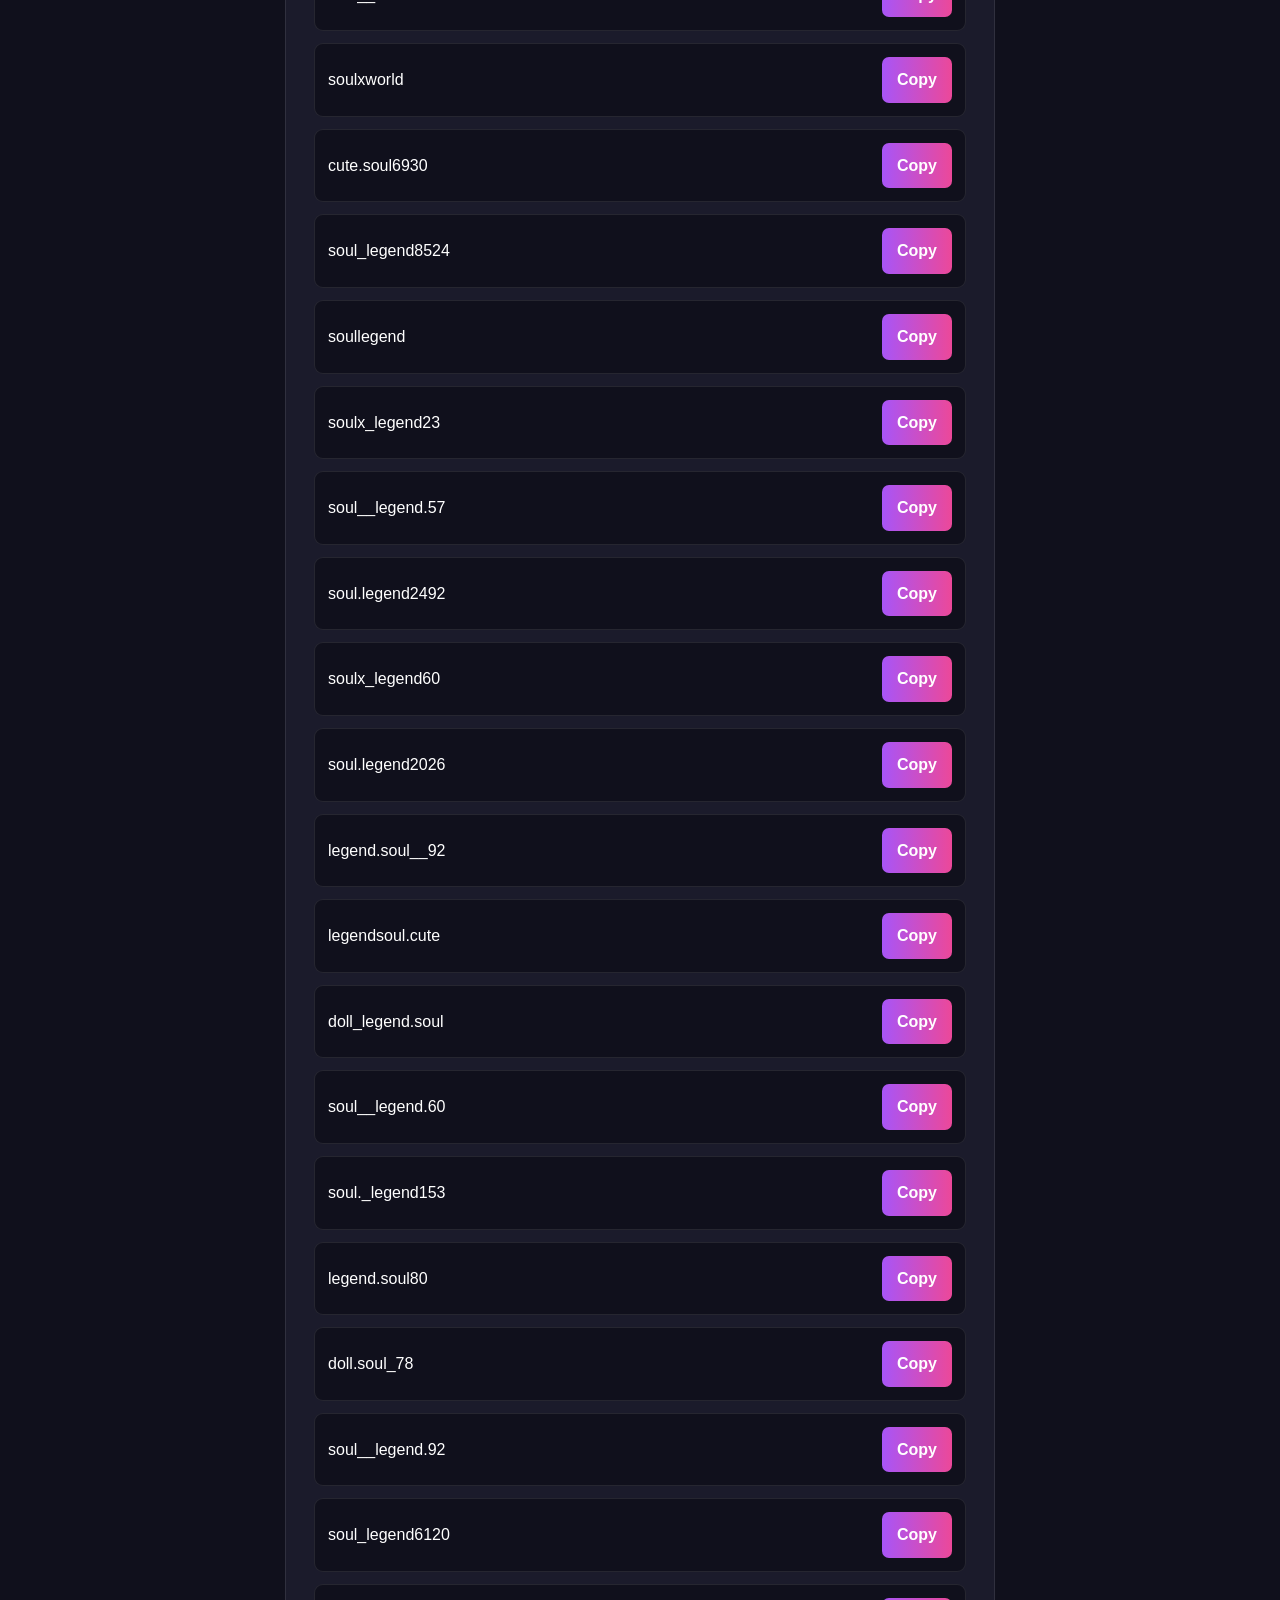
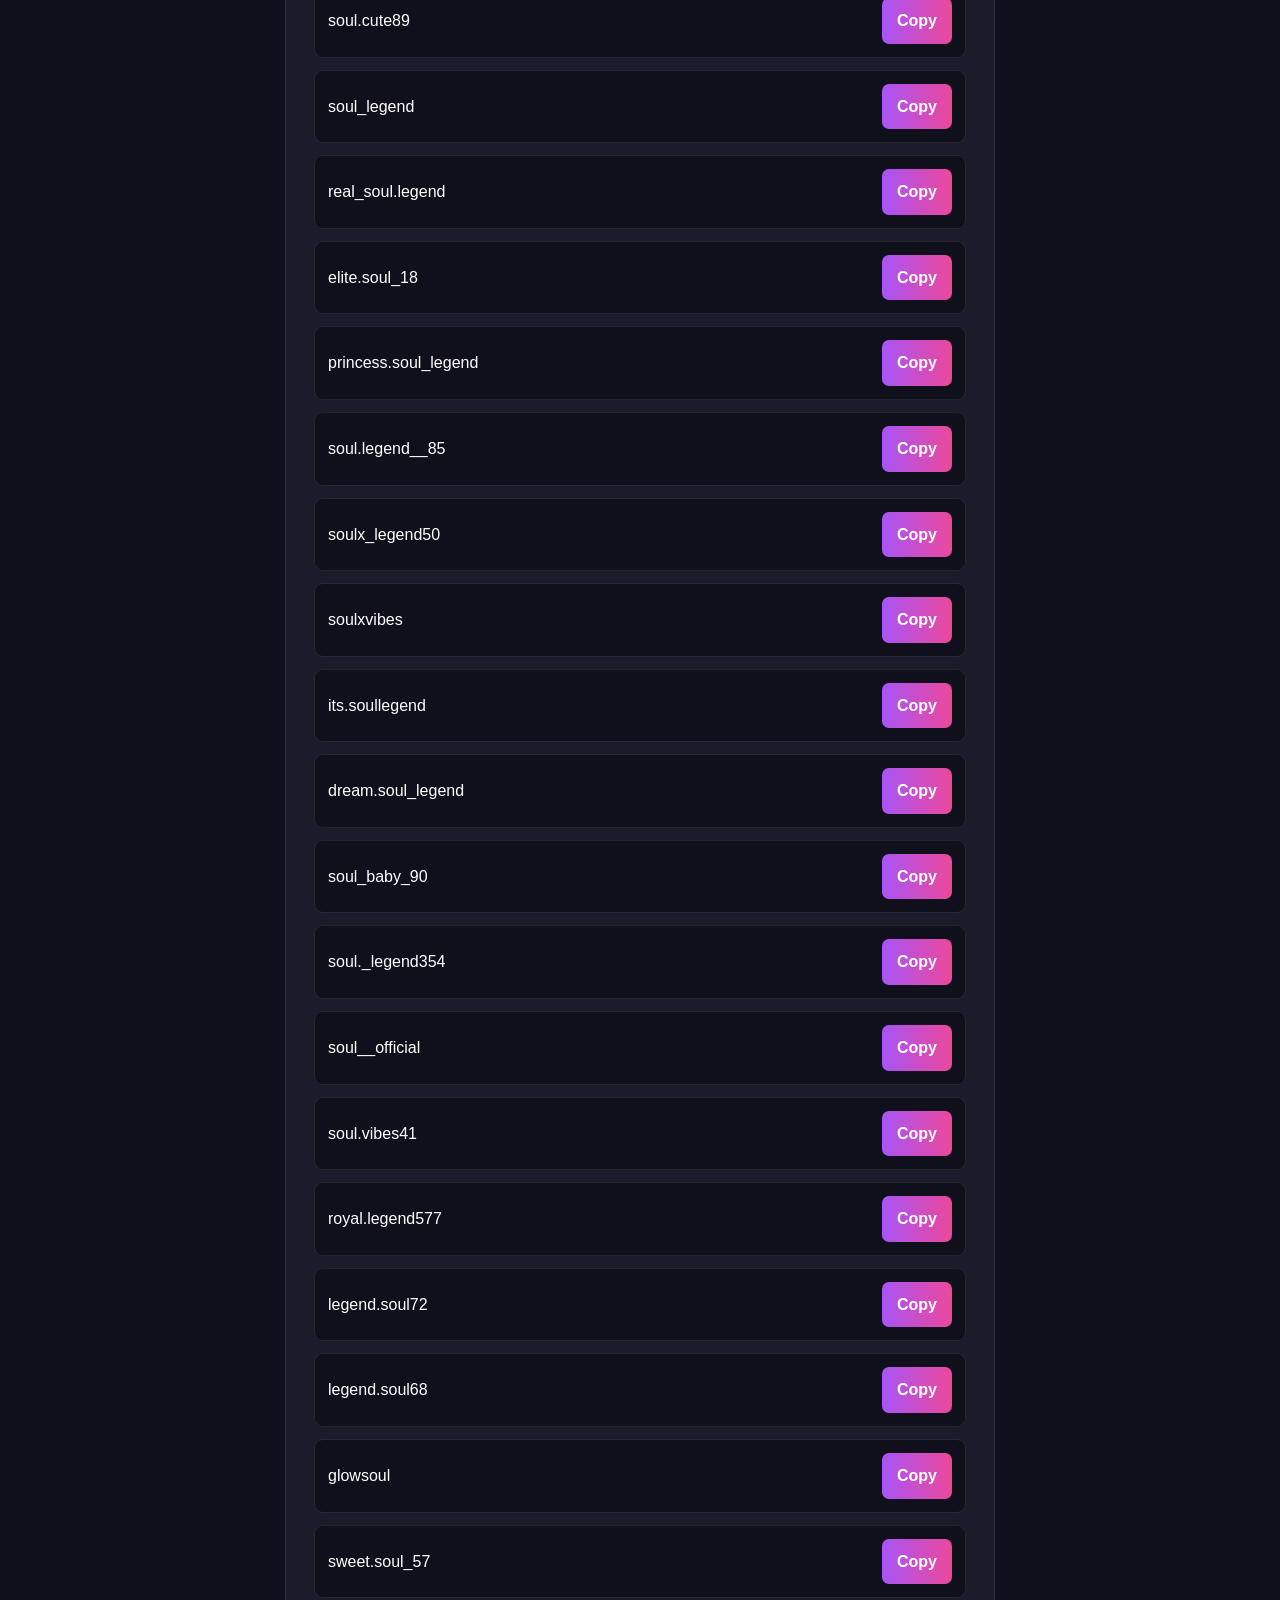
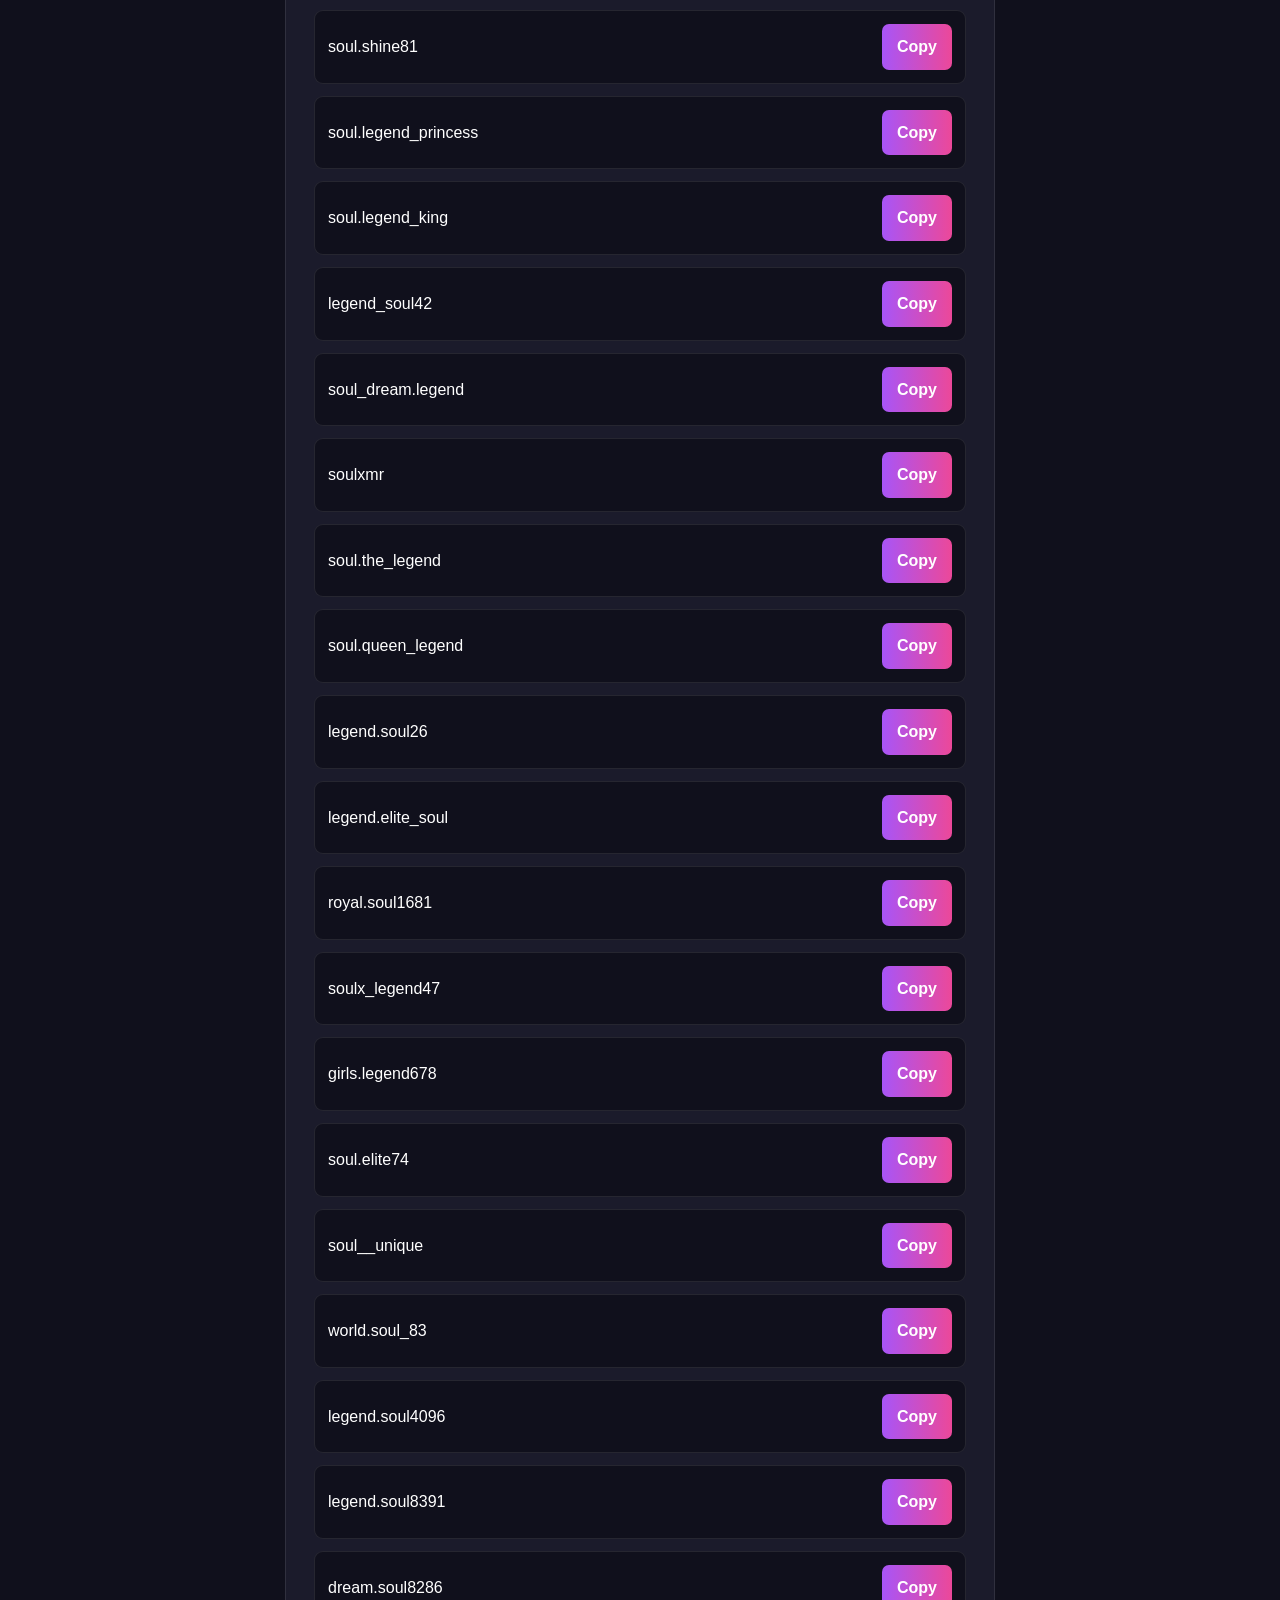
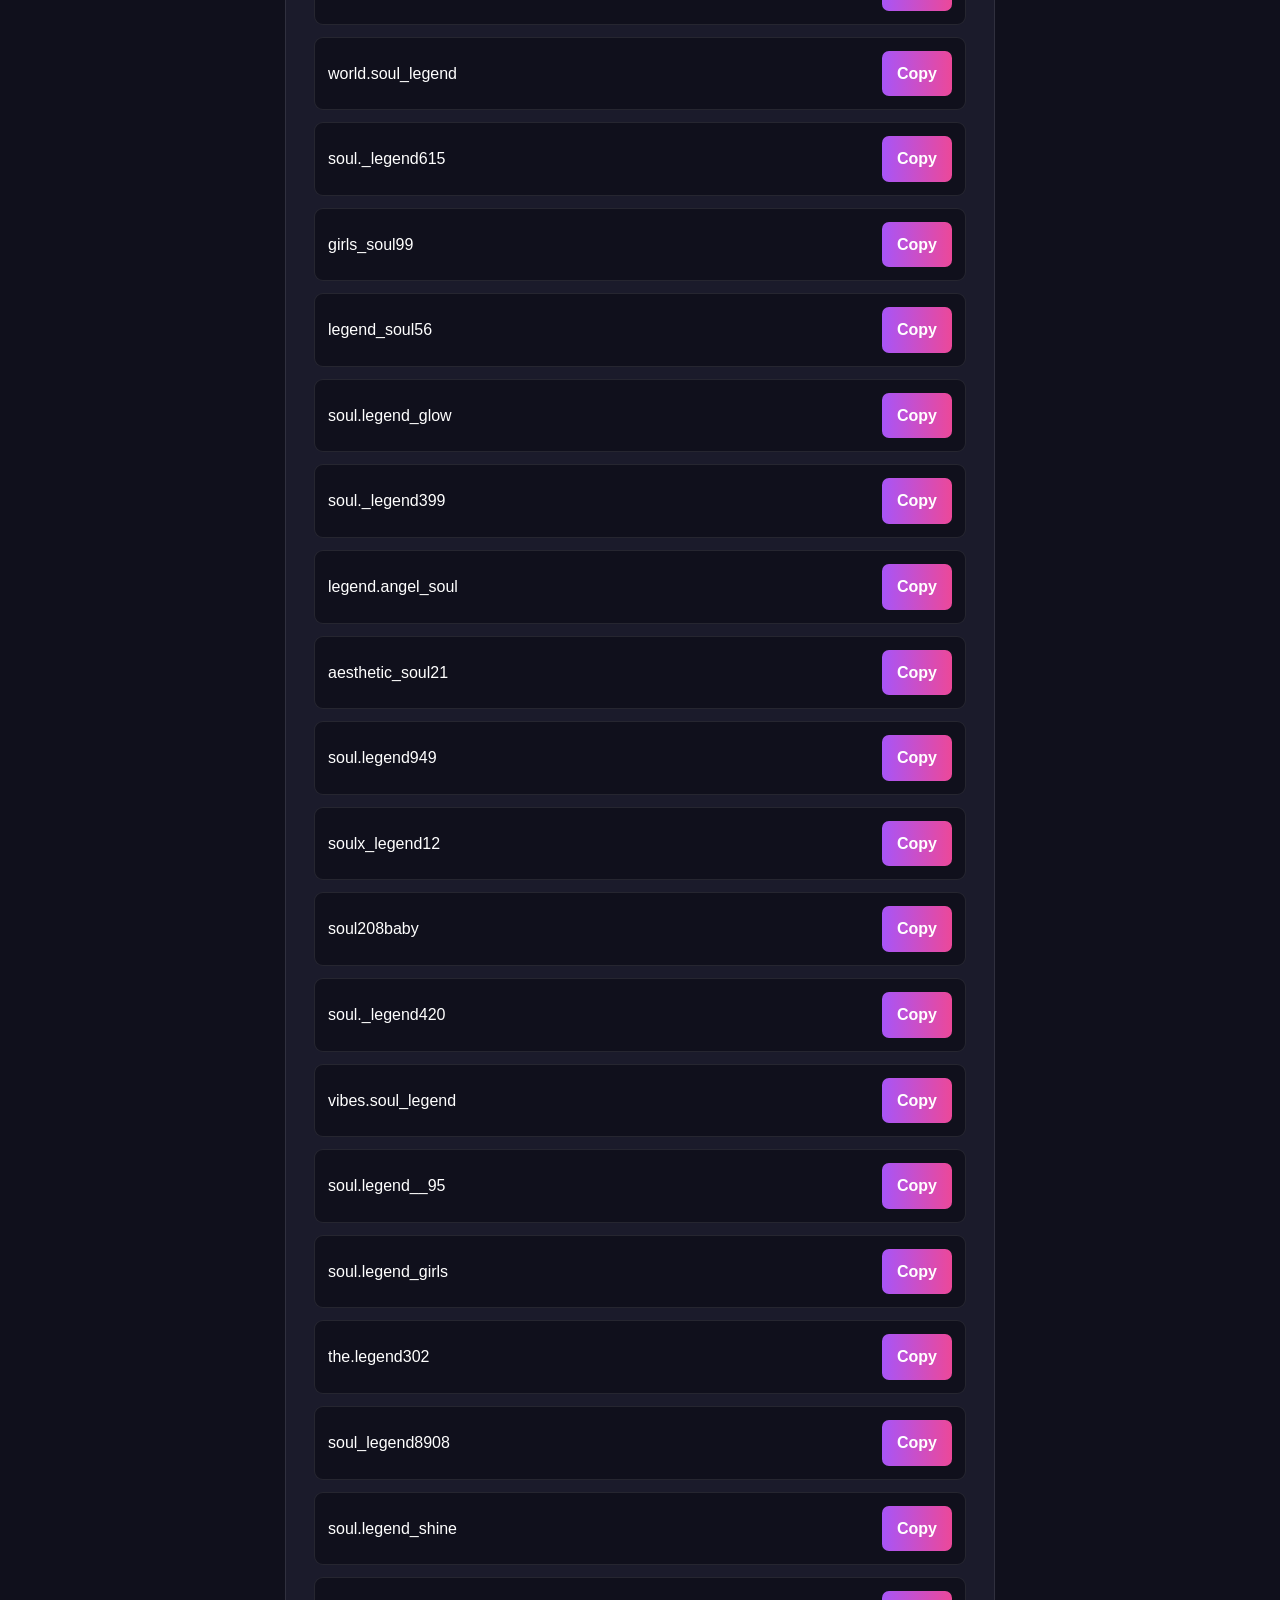
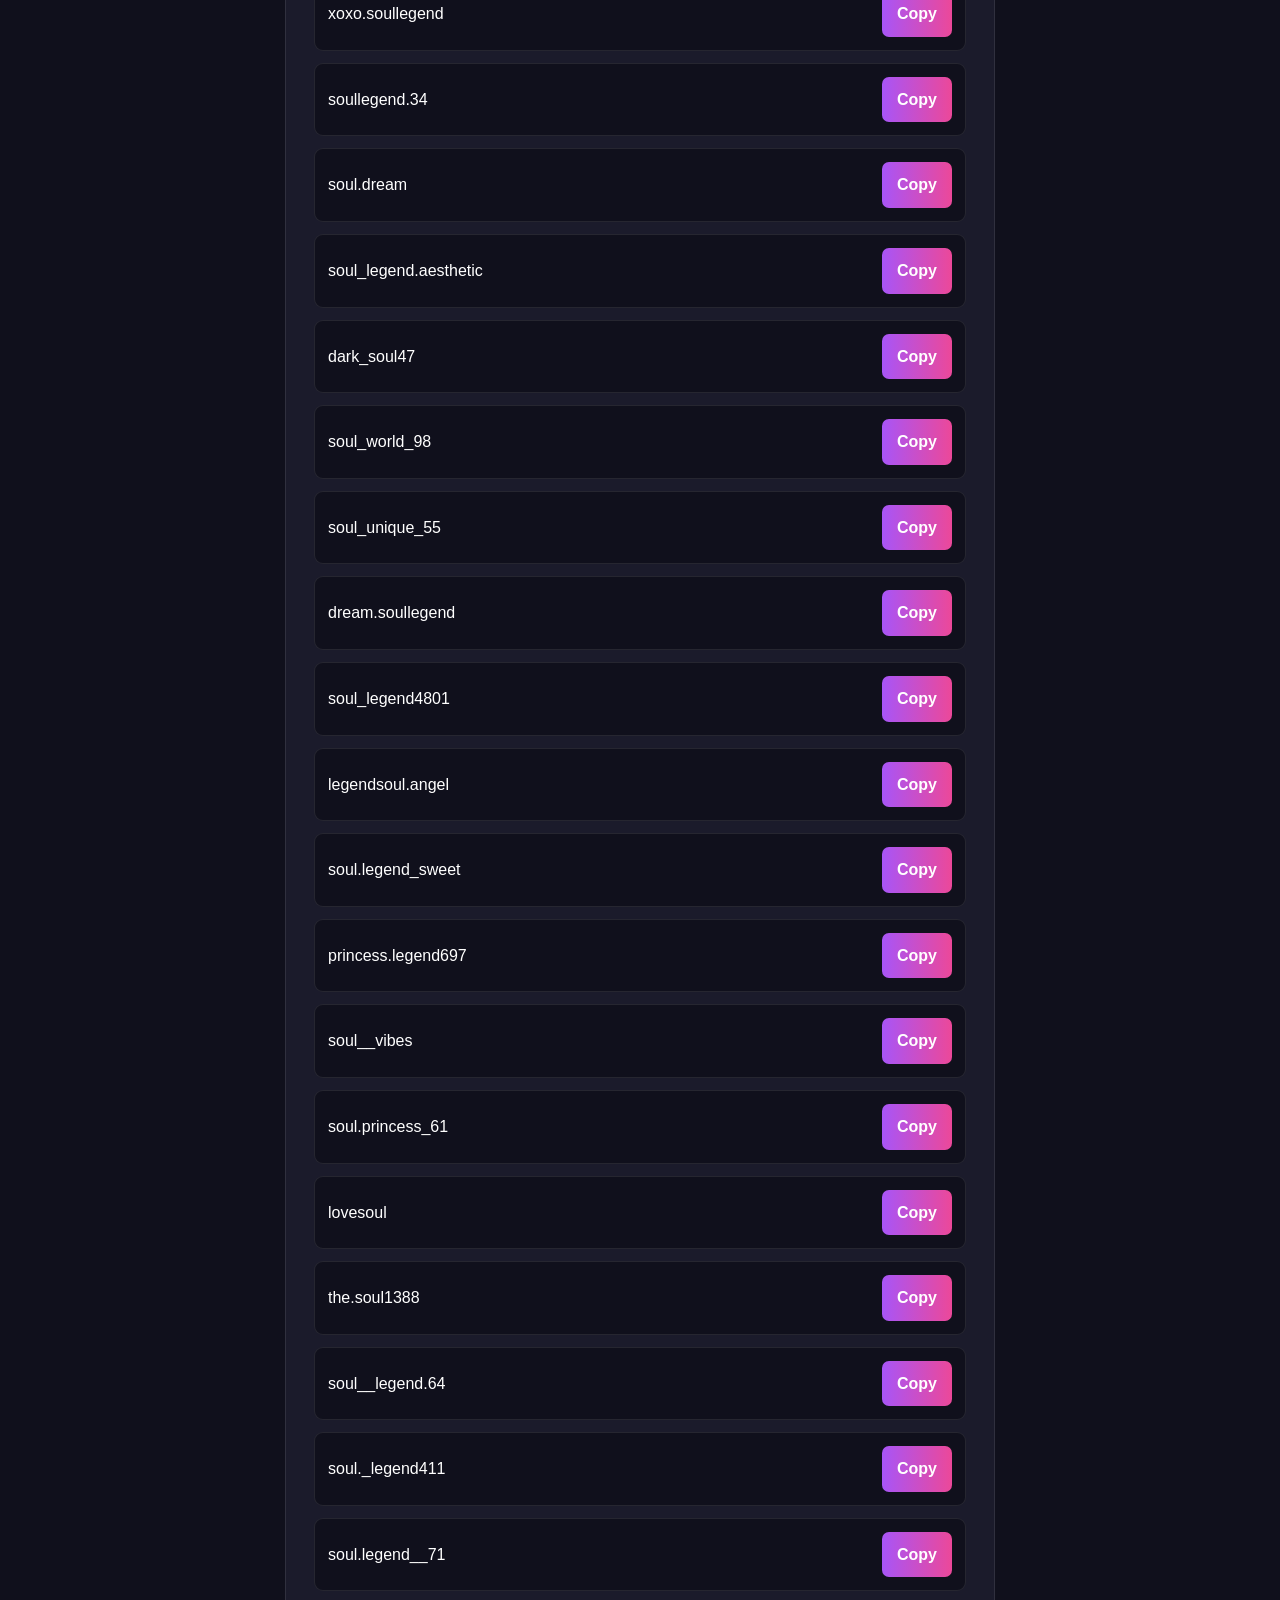
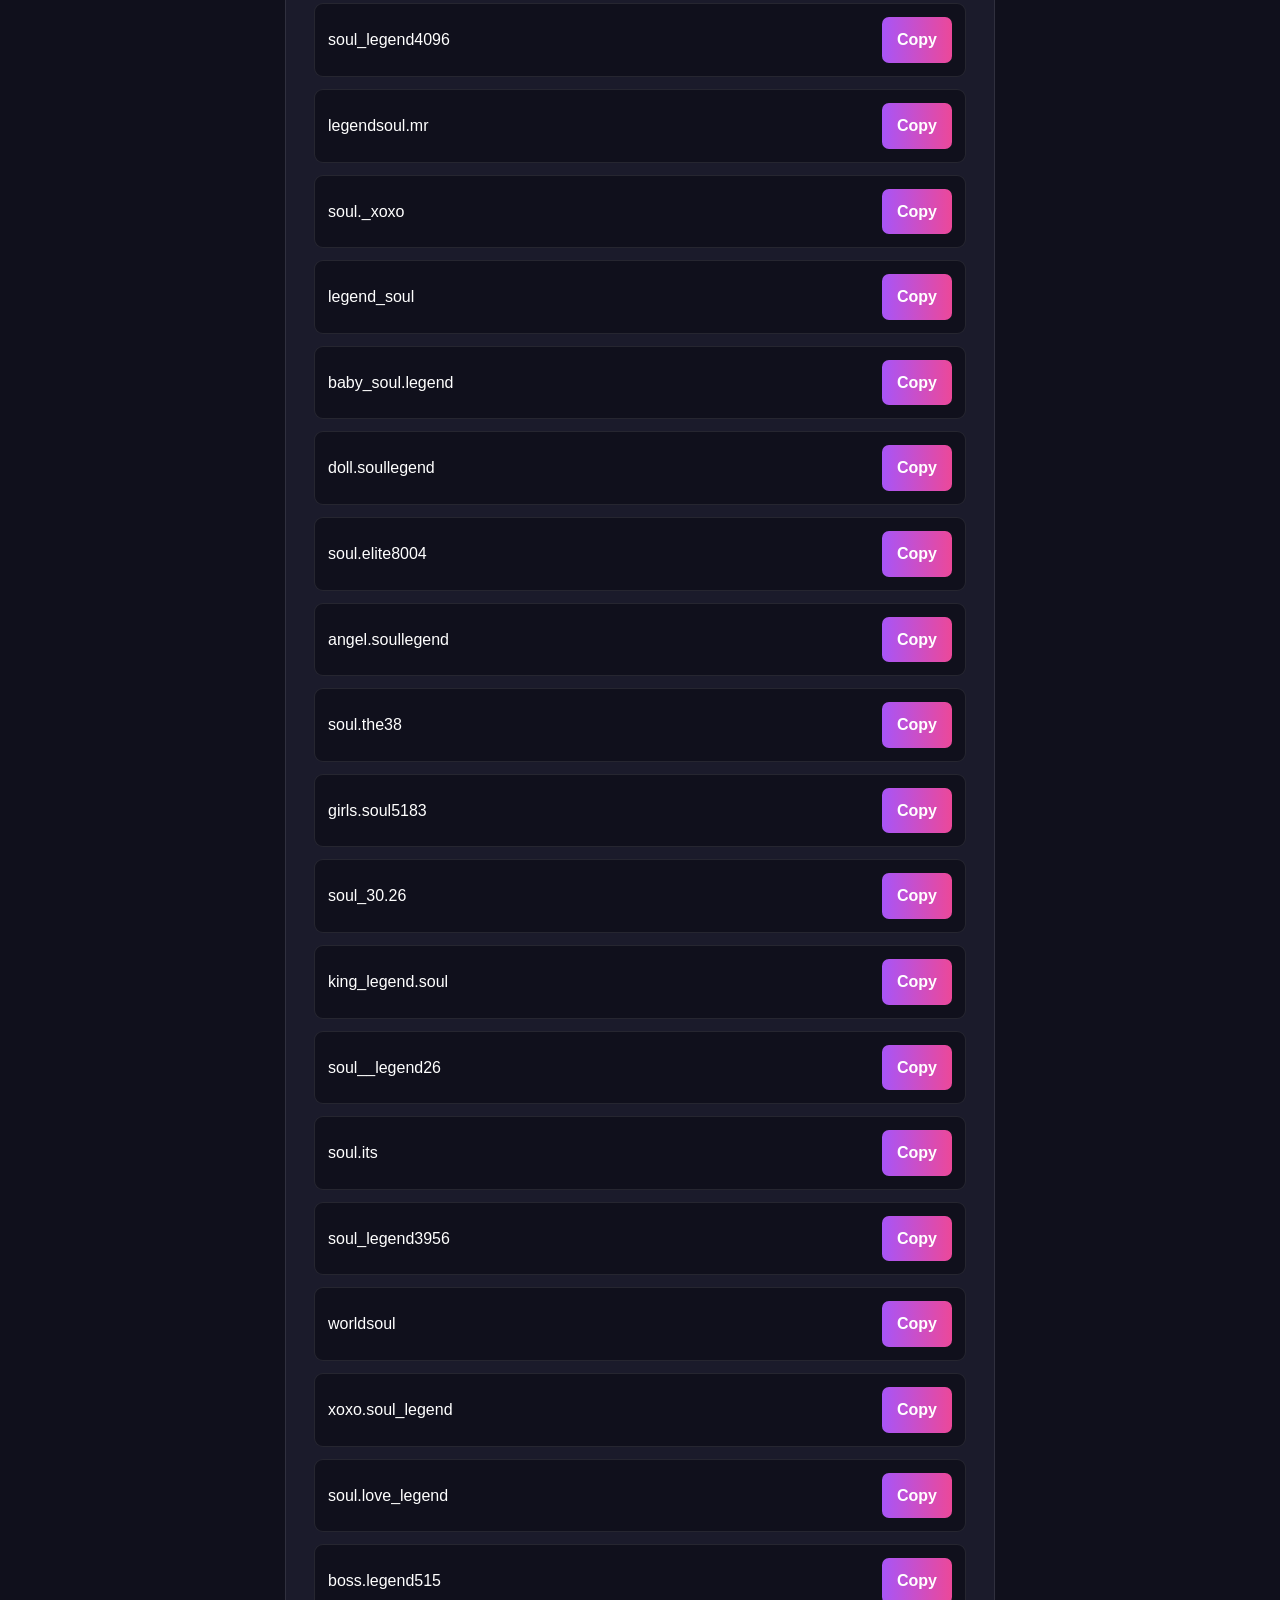
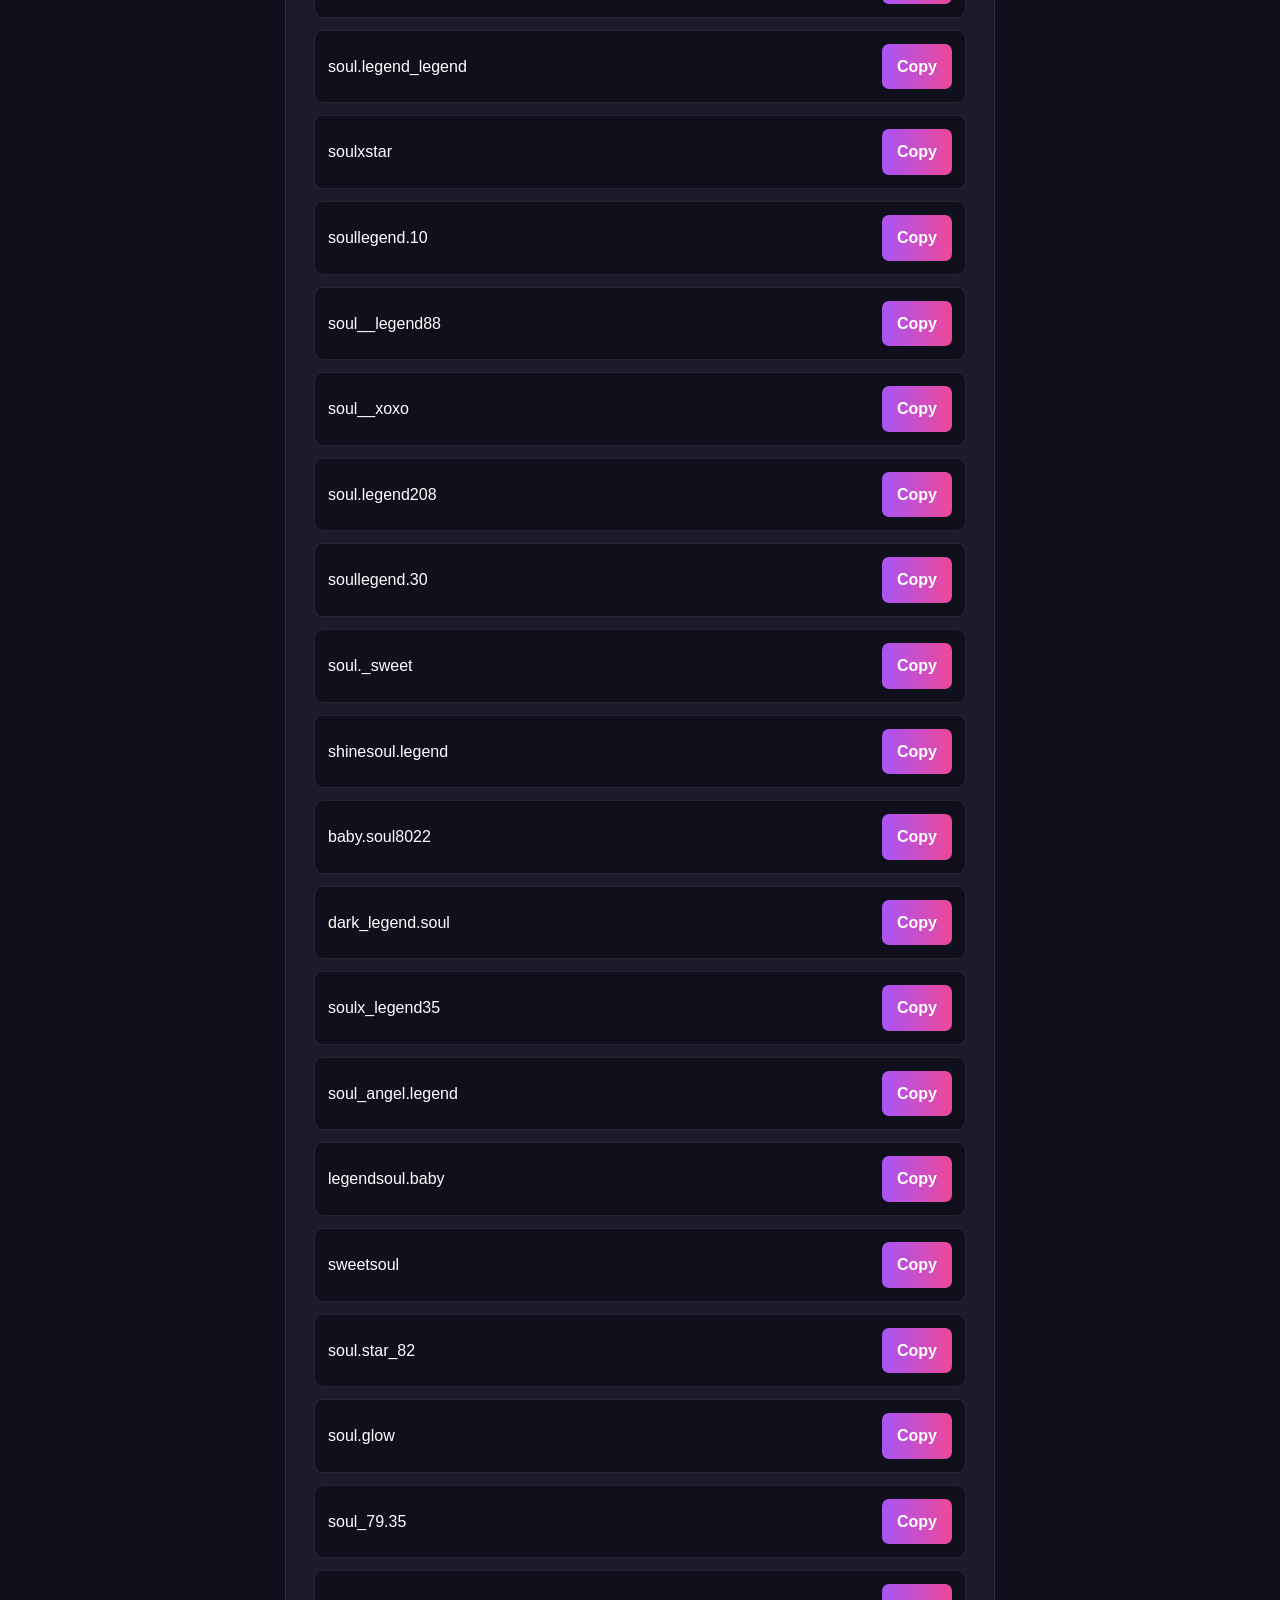
<file: username.html>
<!DOCTYPE html>
<html lang="en">
<head>
  <meta charset="UTF-8">
  <meta name="viewport" content="width=device-width, initial-scale=1.0">
  <meta name="description" content="Generate 200 unique and stylish Instagram usernames with Insta Vibez. Explore cool, VIP, attitude, royal, cute, gaming and aesthetic Instagram username ideas for boys and girls.">

<title>Instagram Username Generator - 200+ Stylish & Unique Username Ideas | Insta Vibez</title>
  <link rel="stylesheet" href="style.css">
  <style>
    .generator-section {
      max-width: 750px;
      margin: 65px auto;
      padding: 20px;
    }

    .generator-box {
      background: var(--card);
      padding: 28px;
      border: 1px solid var(--border);
      border-radius: 15px;
      margin-top: 25px;
    }

    .generator-box label {
      display: block;
      font-weight: bold;
      margin: 15px 0 8px;
    }

    .generator-box input,
    .generator-box select {
      width: 100%;
      padding: 14px;
      border-radius: 8px;
      border: 1px solid var(--border);
      background: #10101c;
      color: white;
      outline: none;
      font-size: 15px;
    }

    .username-output {
      margin-top: 20px;
      display: grid;
      gap: 12px;
    }

    .username-item {
      display: flex;
      justify-content: space-between;
      align-items: center;
      gap: 10px;
      padding: 13px;
      background: #10101c;
      border: 1px solid var(--border);
      border-radius: 9px;
      overflow-wrap: anywhere;
    }

    .username-item button,
    .generator-actions button {
      padding: 10px 15px;
      border: none;
      border-radius: 7px;
      background: linear-gradient(90deg, #a855f7, #ec4899);
      color: white;
      font-weight: bold;
      cursor: pointer;
    }

    .generator-actions {
      display: flex;
      gap: 12px;
      margin-top: 20px;
      flex-wrap: wrap;
    }

    .generator-actions button {
      flex: 1;
      padding: 13px;
    }

    .generator-message {
      color: #d8a9ff;
      margin-top: 15px;
      font-size: 14px;
    }
        /* USERNAME SEO CONTENT */

    .username-seo-content {
      max-width: 850px;
      margin: 35px auto 60px;
      padding: 25px;
      background: var(--card);
      border: 1px solid var(--border);
      border-radius: 15px;
      color: #eeeeee;
      line-height: 1.8;
    }

    .username-seo-content h2 {
      color: #d8a9ff;
      font-size: 21px;
      margin: 25px 0 10px;
    }

    .username-seo-content h2:first-child {
      margin-top: 0;
    }

    .username-seo-content h3 {
      color: #ffffff;
      font-size: 17px;
      margin: 18px 0 7px;
    }

    .username-seo-content p {
      color: #ccccd8;
      font-size: 15px;
      margin-bottom: 15px;
    }

    @media (max-width: 600px) {
      .username-seo-content {
        margin: 25px 10px 40px;
        padding: 18px;
      }

      .username-seo-content h2 {
        font-size: 19px;
      }

      .username-seo-content h3 {
        font-size: 16px;
      }

      .username-seo-content p {
        font-size: 14px;
      }
    }
  </style>
</head>

<body>

<header class="header">
  <div class="container nav">
    <a href="index.html" class="logo">Insta<span>Vibez</span></a>
    <button class="menu-toggle" id="menuToggle" aria-label="Toggle menu">☰</button>
    <nav class="navbar" id="navbar">
      <a href="index.html">Home</a>
      <a href="bio.html">Bio</a>
      <a href="username.html">Username</a>
      <a href="fonts.html">Fonts</a>
      <a href="guide.html">Guide</a>
    </nav>
  </div>
</header>

<main>
  <section class="generator-section">

    <div class="section-heading">
      <span class="hero-tag">✨ Insta Vibez Username Tool</span>
      <h1>Username Generator</h1>
      <p>Create unique, stylish and attractive usernames.</p>
    </div>

    <div class="generator-box">

      <label for="userName">Enter Your Name (Optional)</label>
      <input type="text" id="userName" placeholder="Example: Rahul">

      <label for="usernameCategory">Select Category</label>
      <select id="usernameCategory">
        <option value="vip">VIP Usernames</option>
        <option value="attitude">Attitude Usernames</option>
        <option value="royal">Royal Usernames</option>
        <option value="cute">Cute Usernames</option>
        <option value="gaming">Gaming Usernames</option>
        <option value="aesthetic">Aesthetic Usernames</option>
      </select>

      <div class="generator-actions">
        <button type="button" id="generateUsernames">✨ Generate Usernames</button>
      </div>

      <div class="username-output" id="usernameOutput" aria-live="polite"></div>

      <p class="generator-message" id="usernameMessage"></p>

    </div>
   </section>

  <!-- SEO CONTENT START -->
  <section class="username-seo-content">

    <h2>Free Instagram Username Generator</h2>
    <p>
      Create unique, stylish and attractive Instagram usernames with Insta Vibez.
      Our free Instagram username generator helps you find creative username ideas
      for boys and girls. Choose your favourite style and generate 200 unique
      username ideas instantly.
    </p>

    <h2>Stylish Instagram Username Ideas</h2>
    <p>
      A stylish Instagram username makes your profile look attractive and memorable.
      Explore cool, creative and aesthetic username ideas using different words,
      letters, dots and underscores.
    </p>

    <h2>Instagram Usernames for Boys</h2>
    <p>
      Find cool, royal, VIP, attitude and gaming Instagram username ideas for boys.
      Create a unique identity with stylish combinations of your name and favourite words.
    </p>

    <h2>Instagram Usernames for Girls</h2>
    <p>
      Discover cute, classy, aesthetic, princess, queen and stylish Instagram
      usernames for girls. Create a beautiful and memorable profile identity.
    </p>

    <h2>VIP and Attitude Usernames</h2>
    <p>
      Explore bold VIP, royal, boss and attitude username ideas.
      Choose a username that matches your personality and profile style.
    </p>

    <h2>Gaming Instagram Usernames</h2>
    <p>
      Find creative gaming usernames inspired by pro gamers, legends,
      shadows and gaming vibes. Use these ideas for your social media identity.
    </p>

    <h2>Aesthetic and Cute Usernames</h2>
    <p>
      Try aesthetic, cute, dreamy and unique username ideas.
      Mix creative words to make your Instagram profile stand out.
    </p>

    <h2>How to Use the Instagram Username Generator?</h2>
    <p>
      Enter your name if you want, select a category such as VIP, attitude,
      royal, cute, gaming or aesthetic, and click Generate Usernames.
      You will get 200 username ideas. Click Copy to copy your favourite username.
    </p>

    <h2>Frequently Asked Questions</h2>

    <h3>Is this Instagram username generator free?</h3>
    <p>
      Yes, Insta Vibez provides a free Instagram username generator.
    </p>

    <h3>How many usernames can I generate?</h3>
    <p>
      You can generate up to 200 unique username suggestions in one generation.
    </p>

    <h3>Can I generate usernames without my name?</h3>
    <p>
      Yes, you can leave the name field empty and generate creative username ideas.
    </p>

    <h3>Can I copy usernames?</h3>
    <p>
      Yes, use the Copy button beside any username to copy it.
    </p>

  </section>
  <!-- SEO CONTENT END -->

</main>

<footer class="footer">
  <div class="container">
    <a href="index.html" class="logo">Insta<span>Vibez</span></a>
    <p>Make Your Profile Unique ✨</p>
    <div class="footer-links">
      <a href="privacy.html">Privacy Policy</a>
      <a href="guide.html">Guide</a>
    </div>
    <p class="copyright">© <span id="currentYear">2026</span> Insta Vibez. All Rights Reserved.</p>
  </div>
</footer>

<script>
document.addEventListener("DOMContentLoaded", function () {

  const nameInput = document.getElementById("userName");
  const category = document.getElementById("usernameCategory");
  const output = document.getElementById("usernameOutput");
  const generateButton = document.getElementById("generateUsernames");
  const message = document.getElementById("usernameMessage");

  const patterns = {
    vip: ["official", "the", "real", "its", "mr", "legend"],
    attitude: ["killer", "fearless", "badboy", "boss", "savage"],
    royal: ["king", "royal", "prince", "emperor", "maharaja"],
    cute: ["cutie", "sweet", "angel", "doll", "sunshine"],
    gaming: ["gamer", "pro", "gaming", "x", "shadow"],
    aesthetic: ["vibes", "moon", "aesthetic", "dream", "soul"]
  };

  const endings = [
    "07", "09", "99", "01", "143",
    "x", "_official", ".in", "_real", "786"
  ];

  function randomItem(array) {
    return array[Math.floor(Math.random() * array.length)];
  }

  function createUsername(name, type) {
    const cleanName = name
      .toLowerCase()
      .trim()
      .replace(/[^a-z0-9]/g, "");

    const prefix = randomItem(patterns[type]);
    const ending = randomItem(endings);

    const variations = [
      cleanName ? prefix + cleanName : prefix + ending,
      cleanName ? cleanName + ending : prefix + "_x",
      cleanName ? "its_" + cleanName : "its_" + prefix,
      cleanName ? cleanName + "_" + prefix : prefix + "_official",
      cleanName ? "the_" + cleanName : "the_" + prefix,
      cleanName ? cleanName + "." + prefix : prefix + ".in"
    ];

    return randomItem(variations);
  }

  
 
function generateUsernames() {
  output.innerHTML = "";
  message.textContent = "";

  const rawName = nameInput.value.trim().toLowerCase();

  const styleWords = [
    ...new Set([
      ...(patterns[category.value] || patterns.vip),
      "girls", "princess", "queen", "king", "official",
      "vibes", "love", "angel", "dream", "soul",
      "its", "the", "real", "cute", "baby",
      "dark", "star", "elite", "legend", "world",
      "aesthetic", "sweet", "doll", "royal", "xoxo",
      "boss", "glow", "shine", "heart", "unique"
    ])
  ];

  const parts = rawName
    .split(/[^a-z0-9]+/)
    .filter(Boolean);

  const first = (parts[0] || randomItem(styleWords)).slice(0, 12);

  const last = (
    parts.length > 1
      ? parts.slice(1).join("")
      : randomItem(styleWords)
  ).slice(0, 12);

  const full = parts.length
    ? parts.join("").slice(0, 20)
    : first + last;

  function number(length) {
    return String(
      Math.floor(Math.random() * (9 * Math.pow(10, length - 1))) +
      Math.pow(10, length - 1)
    );
  }

  const usernames = new Set();

  const templates = [
    () => `${first}.${last}${number(4)}`,
    () => `${last}${first}__`,
    () => `${first}__${last}${number(2)}`,
    () => `${first}.${last}__${number(2)}`,
    () => `its_girls.${first}`,
    () => `${randomItem(styleWords)}.${first}_${last}`,
    () => `${first}_${number(2)}.${number(2)}`,
    () => `${first}.${randomItem(styleWords)}${number(2)}`,
    () => `${last}.${first}${number(2)}`,
    () => `${first}${last}.${number(2)}`,
    () => `${first}_${last}__`,
    () => `${first}.${last}_`,
    () => `${randomItem(styleWords)}_${first}${number(2)}`,
    () => `${first}x${randomItem(styleWords)}`,
    () => `${randomItem(styleWords)}.${full}__`,
    () => `the_${first}.${last}`,
    () => `${first}._${randomItem(styleWords)}`,
    () => `${first}__${randomItem(styleWords)}.${number(2)}`,
    () => `${last}_${first}${number(2)}`,
    () => `${first}.${randomItem(styleWords)}_${number(2)}`,
    () => `${randomItem(styleWords)}_${last}.${first}`,
    () => `${first}${number(3)}${randomItem(styleWords)}`,
    () => `${randomItem(styleWords)}${first}__`,
    () => `${first}.${last}${number(3)}`,
    () => `${first}_${randomItem(styleWords)}_${number(2)}`,
    () => `its_${first}.${last}`,
    () => `${first}.${randomItem(styleWords)}__`,
    () => `${last}__${first}`,
    () => `${randomItem(styleWords)}.${first}${number(4)}`,
    () => `${first}__${last}.${number(2)}`,
    () => `${first}.${last}_${randomItem(styleWords)}`,
    () => `${randomItem(styleWords)}${first}.${last}`,
    () => `${first}_${last}${number(4)}`,
    () => `${last}.${randomItem(styleWords)}_${first}`,
    () => `${first}._${last}${number(3)}`,
    () => `${randomItem(styleWords)}.${first}_${number(2)}`,
    () => `${first}${last}__`,
    () => `${first}.${randomItem(styleWords)}${number(4)}`,
    () => `${last}${first}.${randomItem(styleWords)}`,
    () => `real_${first}.${last}`,
    () => `${first}__${randomItem(styleWords)}`,
    () => `${randomItem(styleWords)}.${last}${number(3)}`,
    () => `${first}.${last}__`,
    () => `${last}_${first}__`,
    () => `${first}_${randomItem(styleWords)}.${last}`,
    () => `the.${first}_${last}`,
    () => `${first}.${randomItem(styleWords)}_${last}`,
    () => `${randomItem(styleWords)}_${first}.${last}`,
    () => `${first}x_${last}${number(2)}`,
    () => `${last}.${first}__${number(2)}`,
    () => `${first}_${last}.${randomItem(styleWords)}`
  ];

  let attempts = 0;

  while (usernames.size < 200 && attempts < 20000) {
    const template = randomItem(templates);
    const username = template()
      .toLowerCase()
      .replace(/[^a-z0-9._]/g, "")
      .replace(/\.{2,}/g, ".")
      .replace(/_{3,}/g, "__")
      .replace(/^[._]+|[._]+$/g, "")
      .slice(0, 30);

    if (username.length >= 3) {
      usernames.add(username);
    }

    attempts++;
  }

  usernames.forEach(function(username) {

    const item = document.createElement("div");
    item.className = "username-item";

    const text = document.createElement("span");
    text.textContent = username;

    const button = document.createElement("button");
    button.type = "button";
    button.textContent = "Copy";

     
button.addEventListener("click", async function() {
  let success = false;

  try {
    await navigator.clipboard.writeText(username);
    success = true;
  } catch (error) {
    const temp = document.createElement("textarea");
    temp.value = username;
    document.body.appendChild(temp);
    temp.select();
    success = document.execCommand("copy");
    temp.remove();
  }

  if (success) {
    button.textContent = "✓ COPIED!";
    button.style.background = "#16a34a";
    button.style.color = "#ffffff";

    message.textContent = "✅ Username copied!";

    setTimeout(function() {
      button.textContent = "Copy";
      button.style.background = "";
    }, 2000);
  }
});


    item.appendChild(text);
    item.appendChild(button);
    output.appendChild(item);
  });

  message.textContent =
    "✨ " + usernames.size + " unique VIP usernames generated!";
}


  generateButton.addEventListener("click", generateUsernames);

  // Mobile menu
  const menuToggle = document.getElementById("menuToggle");
  const navbar = document.getElementById("navbar");

  if (menuToggle && navbar) {
    menuToggle.addEventListener("click", function () {
      navbar.classList.toggle("active");
      const open = navbar.classList.contains("active");
      menuToggle.textContent = open ? "✕" : "☰";
      menuToggle.setAttribute("aria-expanded", open);
    });

    navbar.querySelectorAll("a").forEach(function (link) {
      link.addEventListener("click", function () {
        navbar.classList.remove("active");
        menuToggle.textContent = "☰";
        menuToggle.setAttribute("aria-expanded", "false");
      });
    });
  }

  document.getElementById("currentYear").textContent =
    new Date().getFullYear();

  generateUsernames();

});
</script>

</body>
</html>
</file>
<file: style.css>
/* ==============================
   InstaVibez - Main Stylesheet
================================ */

:root {
  --bg: #10101c;
  --card: #1b1b2b;
  --primary: #a855f7;
  --secondary: #ec4899;
  --text: #ffffff;
  --muted: #b8b8c9;
  --border: rgba(255,255,255,0.09);
}

* {
  margin: 0;
  padding: 0;
  box-sizing: border-box;
}

html {
  scroll-behavior: smooth;
}

body {
  font-family: Arial, Helvetica, sans-serif;
  background: var(--bg);
  color: var(--text);
  line-height: 1.6;
}

a {
  color: inherit;
  text-decoration: none;
}

button {
  font: inherit;
  cursor: pointer;
}

.container {
  width: 90%;
  max-width: 1150px;
  margin: auto;
}

/* HEADER */

.header {
  background: #151523;
  border-bottom: 1px solid var(--border);
  position: sticky;
  top: 0;
  z-index: 1000;
 }


.nav {
  min-height: 75px;
  display: flex;
  align-items: center;
  justify-content: space-between;
  gap: 20px;
}

.logo {
  font-size: 27px;
  font-weight: 800;
  letter-spacing: -1px;
}

.logo span {
  background: linear-gradient(90deg, #a855f7, #ec4899);
  -webkit-background-clip: text;
  background-clip: text;
  color: transparent;
}

.navbar {
  display: flex;
  align-items: center;
  gap: 27px;
}

.navbar a {
  color: var(--muted);
  font-size: 15px;
  transition: 0.3s;
}

.navbar a:hover {
  color: #ec4899;
}

  .menu-toggle {
  display: none;
  border: none;
  background: transparent;
  color: white;
  font-size: 27px;
  cursor: pointer;
  position: relative;
  z-index: 1001;
}

/* HERO */

.hero {
  padding: 105px 0 95px;
  text-align: center;
  background:
    radial-gradient(ellipse at top left, rgba(168,85,247,.20), transparent 45%),
    radial-gradient(ellipse at bottom right, rgba(236,72,153,.15), transparent 45%);
}

.hero-tag {
  display: inline-block;
  padding: 8px 18px;
  border: 1px solid rgba(168,85,247,.4);
  background: rgba(168,85,247,.12);
  border-radius: 30px;
  color: #d8a9ff;
  font-size: 14px;
  margin-bottom: 25px;
}



.hero p {
  max-width: 650px;
  margin: 23px auto 30px;
  color: var(--muted);
  font-size: 17px;
}

/* BUTTONS */

.hero-buttons {
  display: flex;
  justify-content: center;
  gap: 15px;
  flex-wrap: wrap;
}

.btn {
  display: inline-block;
  padding: 13px 25px;
  border-radius: 9px;
  font-weight: 700;
  transition: .3s;
}

.primary-btn {
  background: linear-gradient(90deg, #a855f7, #ec4899);
  color: white;
}

.secondary-btn {
  border: 1px solid rgba(255,255,255,.2);
  background: rgba(255,255,255,.05);
  color: white;
}

.btn:hover {
  transform: translateY(-3px);
  opacity: .9;
}

/* TOOLS SECTION */

.tools-section {
  padding: 80px 0;
}

.section-heading {
  text-align: center;
  margin-bottom: 45px;
}

 

.section-heading p {
  color: var(--muted);
}

.tools-grid {
  display: grid;
  grid-template-columns: repeat(3, 1fr);
  gap: 23px;
}

.tool-card {
  display: block;
  padding: 30px 25px;
  border: 1px solid var(--border);
  border-radius: 15px;
  background: var(--card);
  transition: .3s;
}

.tool-card:hover {
  transform: translateY(-7px);
  border-color: var(--primary);
  box-shadow: 0 10px 35px rgba(168,85,247,.12);
}

.tool-icon {
  font-size: 35px;
  margin-bottom: 15px;
}



.tool-card p {
  color: var(--muted);
  font-size: 14px;
  margin-bottom: 18px;
}

.tool-card span {
  color: #d8a9ff;
  font-size: 14px;
  font-weight: bold;
}

/* FOOTER */

.footer {
  padding: 45px 0 25px;
  background: #151523;
  border-top: 1px solid var(--border);
  text-align: center;
}

.footer > .container > p {
  color: var(--muted);
  margin-top: 10px;
}

.footer-links {
  display: flex;
  justify-content: center;
  gap: 25px;
  margin: 20px 0;
}

.footer-links a {
  color: var(--muted);
  font-size: 14px;
}

.footer-links a:hover {
  color: #ec4899;
}

.footer .copyright {
  font-size: 13px;
  border-top: 1px solid var(--border);
  padding-top: 20px;
  margin-top: 20px;
}

/* RESPONSIVE */

@media (max-width: 768px) {
  .nav {
    min-height: 68px;
  }

  .menu-toggle {
    display: block;
  }

   .navbar {
    display: none;
    position: absolute;
    top: 68px;
    left: 0;
    width: 100%;
    max-height: calc(100vh - 85px);
    overflow-y: auto;
    overscroll-behavior: contain;
    box-sizing: border-box;
    padding: 20px;
    background: #151523;
    flex-direction: column;
    align-items: flex-start;
    gap: 18px;
    border-bottom: 1px solid var(--border);
    z-index: 9999;
  }

  .navbar.active {
    display: flex;
  }

  .hero {
    padding: 75px 0;
  }

  .tools-grid {
    grid-template-columns: repeat(2, 1fr);
  }
}

@media (max-width: 500px) {
  .tools-grid {
    grid-template-columns: 1fr;
  }

  .section-heading h2 {
    font-size: 28px;
  }

  .hero p {
    font-size: 15px;
  }

  .hero-buttons {
    flex-direction: column;
    align-items: stretch;
    padding: 0 15px;
  }
}

/* =================================
   ANONYMOUS NAMES GENERATOR
================================= */

.anonymous-section {
  padding: 60px 20px;
  text-align: center;
  background: #10101c;
  color: #ffffff;
}

.anonymous-section h2 {
  font-size: 30px;
  margin-bottom: 12px;
}

.anonymous-section p {
  color: #b9b9c9;
  margin-bottom: 25px;
}

.anonymous-tabs {
  display: flex;
  justify-content: center;
  gap: 12px;
  margin-bottom: 25px;
  flex-wrap: wrap;
}

.anonymous-tabs button {
  padding: 12px 25px;
  border: 1px solid #7655ff;
  background: transparent;
  color: #ffffff;
  border-radius: 8px;
  cursor: pointer;
  font-size: 15px;
}

.anonymous-tabs button.active {
  background: #7655ff;
  color: #ffffff;
}

#anonymousSearch {
  width: 100%;
  max-width: 500px;
  padding: 14px;
  border: 1px solid #7655ff;
  border-radius: 8px;
  background: #1c1c2d;
  color: #ffffff;
  outline: none;
  margin-bottom: 25px;
  font-size: 15px;
}

#anonymousNameList {
  max-width: 900px;
  margin: auto;
  display: grid;
  grid-template-columns: repeat(2, 1fr);
  gap: 12px;
}

.anonymous-name-card {
  background: #1c1c2d;
  border: 1px solid #33334d;
  padding: 15px;
  border-radius: 9px;
  display: flex;
  justify-content: space-between;
  align-items: center;
  gap: 10px;
  color: #ffffff;
}

.anonymous-name-card button {
  background: #7655ff;
  border: none;
  color: white;
  padding: 8px 12px;
  border-radius: 6px;
  cursor: pointer;
}

.anonymous-name-card button.copied {
  background: #16a36a;
}

#anonymousLoadMore {
  margin-top: 25px;
  padding: 12px 28px;
  border: none;
  border-radius: 8px;
  background: #7655ff;
  color: white;
  font-size: 15px;
  cursor: pointer;
}

@media (max-width: 600px) {
  #anonymousNameList {
    grid-template-columns: 1fr;
  }

  .anonymous-section h2 {
    font-size: 24px;
  }
}

/* ==============================
   STYLISH SYMBOLS GENERATOR
============================== */

.symbols-section {
  padding: 50px 20px;
  text-align: center;
}

.symbols-section h2 {
  font-size: 28px;
  margin-bottom: 10px;
}

 .symbols-section p {
  margin-bottom: 25px;
  color: #c4c4d4;
}

#symbolSearch {
  width: 100%;
  max-width: 500px;
  padding: 14px 16px;
  border: 1px solid #ddd;
  border-radius: 10px;
  outline: none;
  font-size: 16px;
  margin-bottom: 25px;
}

#symbolSearch:focus {
  border-color: #8b5cf6;
}

.symbol-category-list {
  display: grid;
  grid-template-columns: repeat(auto-fit, minmax(140px, 1fr));
  gap: 14px;
  max-width: 1000px;
  margin: 0 auto 25px;
}

.symbol-category-card {
  padding: 18px 10px;
  border: 1px solid #e5e5e5;
  border-radius: 12px;
  background: #fff;
  cursor: pointer;
  transition: 0.2s ease;
  color: #222;
  font-size: 15px;
}

.symbol-category-card:hover {
  border-color: #8b5cf6;
  transform: translateY(-3px);
}

.symbol-category-card .symbol-category-icon {
  display: block;
  font-size: 27px;
  margin-bottom: 8px;
}

.symbol-results {
  max-width: 1000px;
  margin: 0 auto;
  display: grid;
  grid-template-columns: repeat(auto-fit, minmax(85px, 1fr));
  gap: 12px;
}

.symbol-item {
  min-height: 75px;
  border: 1px solid #e5e5e5;
  border-radius: 10px;
  background: #fff;
  display: flex;
  align-items: center;
  justify-content: center;
  flex-direction: column;
  gap: 5px;
  cursor: pointer;
  color: #222;
}

.symbol-item span {
  font-size: 27px;
}

.symbol-item small {
  font-size: 11px;
  color: #777;
}

.symbol-item:hover {
  border-color: #8b5cf6;
  background: #f8f5ff;
}

.symbol-item.copied {
  background: #dcfce7;
  border-color: #16a34a;
}

@media (max-width: 600px) {
  .symbols-section {
    padding: 35px 12px;
  }

  .symbols-section h2 {
    font-size: 23px;
  }

  .symbol-category-list {
    grid-template-columns: repeat(2, 1fr);
  }
}

/* ==============================
   ALL EMOJI GENERATOR
============================== */

.emoji-section {
  padding: 50px 20px;
  text-align: center;
}

.emoji-section h2 {
  font-size: 28px;
  margin-bottom: 10px;
}

.emoji-section p {
  color: #777;
  margin-bottom: 25px;
}

#emojiSearch {
  width: 100%;
  max-width: 500px;
  padding: 14px 16px;
  border: 1px solid #ddd;
  border-radius: 10px;
  outline: none;
  font-size: 16px;
  margin-bottom: 25px;
}

#emojiSearch:focus {
  border-color: #8b5cf6;
}

.emoji-category-list {
  display: grid;
  grid-template-columns: repeat(auto-fit, minmax(140px, 1fr));
  gap: 14px;
  max-width: 1000px;
  margin: 0 auto 25px;
}

.emoji-category-card {
  padding: 18px 10px;
  border: 1px solid #e5e5e5;
  border-radius: 12px;
  background: #fff;
  color: #222;
  cursor: pointer;
  transition: 0.2s ease;
  font-size: 15px;
}

.emoji-category-card:hover {
  border-color: #8b5cf6;
  transform: translateY(-3px);
}

.emoji-category-icon {
  display: block;
  font-size: 30px;
  margin-bottom: 8px;
}

.emoji-results {
  max-width: 1000px;
  margin: 0 auto;
  display: grid;
  grid-template-columns: repeat(auto-fit, minmax(75px, 1fr));
  gap: 12px;
}

.emoji-item {
  min-height: 75px;
  border: 1px solid #e5e5e5;
  border-radius: 10px;
  background: #fff;
  display: flex;
  align-items: center;
  justify-content: center;
  flex-direction: column;
  gap: 5px;
  cursor: pointer;
  color: #222;
}

.emoji-item span {
  font-size: 30px;
}

.emoji-item small {
  font-size: 11px;
  color: #777;
}

.emoji-item:hover {
  background: #f8f5ff;
  border-color: #8b5cf6;
}

.emoji-item.copied {
  background: #dcfce7;
  border-color: #16a34a;
}

/* EMOJI MIXER */

.emoji-mixer {
  max-width: 850px;
  margin: 50px auto 0;
  padding: 25px 18px;
  border: 1px solid #e5e5e5;
  border-radius: 15px;
  background: #fff;
}

.emoji-mixer h2 {
  margin-bottom: 10px;
}

.emoji-mixer-options {
  display: flex;
  justify-content: center;
  flex-wrap: wrap;
  gap: 10px;
  margin: 20px 0;
}

.emoji-mixer-options button,
#createEmojiMix {
  padding: 11px 18px;
  border: 1px solid #8b5cf6;
  border-radius: 8px;
  background: #8b5cf6;
  color: #fff;
  cursor: pointer;
  font-size: 14px;
}

.emoji-mixer-options button.active {
  background: #5b21b6;
}

#emojiPicker {
  display: grid;
  grid-template-columns: repeat(auto-fit, minmax(55px, 1fr));
  gap: 9px;
  margin: 20px 0;
}

.emoji-pick-item {
  padding: 10px 5px;
  border: 1px solid #e5e5e5;
  border-radius: 9px;
  background: #fff;
  cursor: pointer;
  font-size: 27px;
}

.emoji-pick-item.selected {
  background: #ede9fe;
  border-color: #8b5cf6;
}

#selectedEmojis {
  min-height: 65px;
  padding: 15px;
  margin: 15px 0;
  border: 1px dashed #aaa;
  border-radius: 10px;
  font-size: 30px;
  overflow-wrap: anywhere;
}

#emojiMixResults {
  display: flex;
  justify-content: center;
  flex-wrap: wrap;
  gap: 15px;
  margin-top: 20px;
}

.emoji-mix-result {
  padding: 15px;
  border: 1px solid #e5e5e5;
  border-radius: 10px;
  background: #fff;
  font-size: 26px;
  cursor: pointer;
}

.emoji-mix-result small {
  display: block;
  font-size: 11px;
  color: #777;
}

@media (max-width: 600px) {
  .emoji-section {
    padding: 35px 12px;
  }

  .emoji-section h2 {
    font-size: 23px;
  }

  .emoji-category-list {
    grid-template-columns: repeat(2, 1fr);
  }

  .emoji-mixer {
    padding: 20px 12px;
  }
}

/* PREMIUM MAIN HEADINGS */

.hero h1 {
  font-size: clamp(38px, 6vw, 68px);
  line-height: 1.12;
  font-weight: 900;
  letter-spacing: -1.5px;
  max-width: 900px;
  margin: auto;
  color: #ffffff;
  text-shadow: 0 0 18px rgba(168, 85, 247, 0.25);
}

.hero h1 span {
  display: block;
  font-weight: 900;
  background: linear-gradient(
    90deg,
    #c084fc,
    #f472b6,
    #a78bfa,
    #c084fc
  );
  background-size: 200% auto;
  -webkit-background-clip: text;
  background-clip: text;
  color: transparent;
  animation: headingShine 4s linear infinite;
}

@keyframes headingShine {
  to {
    background-position: 200% center;
  }
}

/* SECTION HEADINGS */

.section-heading h2 {
  font-size: clamp(28px, 4vw, 40px);
  font-weight: 900;
  letter-spacing: -0.7px;
  margin-bottom: 12px;
  background: linear-gradient(90deg, #ffffff, #c084fc, #f472b6);
  -webkit-background-clip: text;
  background-clip: text;
  color: transparent;
  text-shadow: 0 0 15px rgba(168, 85, 247, 0.18);
}

/* TOOL CARD HEADINGS */

.tool-card h3 {
  font-size: 21px;
  font-weight: 850;
  letter-spacing: 0.2px;
  margin-bottom: 10px;
  color: #ffffff;
  text-shadow: 0 0 12px rgba(168, 85, 247, 0.25);
}

/* =================================
   INSTAVIBEZ PREMIUM 3D TOOL CARDS
================================= */

.tool-card {
  position: relative;
  overflow: hidden;
  isolation: isolate;
  transition:
    transform 0.35s ease,
    border-color 0.35s ease,
    box-shadow 0.35s ease;
  border: 1px solid rgba(168, 85, 247, 0.25);
}

/* Purple Pink Glow */

.tool-card::before {
  content: "";
  position: absolute;
  inset: -2px;
  background: linear-gradient(
    135deg,
    #a855f7,
    #ec4899,
    #8b5cf6,
    #06b6d4
  );
  opacity: 0;
  z-index: -1;
  transition: opacity 0.35s ease;
}

/* Hover Effect */

.tool-card:hover {
  transform: translateY(-9px) scale(1.02);
  border-color: #c084fc;
  box-shadow:
    0 12px 30px rgba(168, 85, 247, 0.22),
    0 0 22px rgba(236, 72, 153, 0.15);
}

.tool-card:hover::before {
  opacity: 0.18;
}

/* Icon Animation */

.tool-icon {
  display: inline-block;
  transition: transform 0.35s ease;
}

.tool-card:hover .tool-icon {
  transform: scale(1.2) rotate(-8deg);
}

/* Heading Glow */

.tool-card h3 {
  transition: color 0.3s ease, text-shadow 0.3s ease;
}

.tool-card:hover h3 {
  color: #e9d5ff;
  text-shadow: 0 0 12px rgba(192, 132, 252, 0.5);
}

/* Mobile Friendly */

@media (hover: none) {
  .tool-card:hover {
    transform: none;
  }

  .tool-card:hover .tool-icon {
    transform: none;
  }
}

/* Reduced Motion Support */

@media (prefers-reduced-motion: reduce) {
  .tool-card,
  .tool-icon,
  .tool-card h3 {
    transition: none;
  }
}
/* =================================
   INSTAVIBEZ LIVE TOOL SEARCH
================================= */

.tool-search-box {
  width: min(90%, 600px);
  margin: 25px auto 35px;
  padding: 10px 15px;
  display: flex;
  align-items: center;
  gap: 12px;
  background: #19172b;
  border: 1px solid rgba(168, 85, 247, 0.4);
  border-radius: 15px;
  box-shadow: 0 5px 25px rgba(168, 85, 247, 0.12);
}

.tool-search-box span {
  font-size: 21px;
}

.tool-search-box input {
  flex: 1;
  min-width: 0;
  padding: 10px 0;
  color: #fff;
  background: transparent;
  border: none;
  outline: none;
  font-size: 16px;
}

.tool-search-box input::placeholder {
  color: #aaa;
}

.tool-search-box button {
  color: #fff;
  background: #a855f7;
  border: none;
  border-radius: 8px;
  padding: 7px 11px;
  cursor: pointer;
}

.tool-search-box button:hover {
  background: #ec4899;
}
/* HOMEPAGE SEO CONTENT START */

.home-seo-content {
  max-width: 850px;
  margin: 35px auto 60px;
  padding: 25px;
  background: var(--card, #191929);
  border: 1px solid var(--border, #333);
  border-radius: 15px;
  color: #eeeeee;
  line-height: 1.8;
  text-align: left;
}

.home-seo-content h2 {
  color: #d8a9ff;
  font-size: 21px;
  margin: 25px 0 10px;
}

.home-seo-content h2:first-child {
  margin-top: 0;
}

.home-seo-content p {
  color: #ccccd8;
  font-size: 15px;
  margin-bottom: 15px;
}

@media (max-width: 600px) {
  .home-seo-content {
    margin: 25px 10px 40px;
    padding: 18px;
  }

  .home-seo-content h2 {
    font-size: 19px;
  }

  .home-seo-content p {
    font-size: 14px;
  }
}

/* HOMEPAGE SEO CONTENT END */

 /* Navigation Menu - Bigger and Readable */

.header {
  width: 100%;
  overflow: hidden;
}

.header .nav {
  display: flex;
  align-items: center;
  gap: 18px;
  min-width: 0;
}

.header .logo {
  flex-shrink: 0;
  white-space: nowrap;
}

.navbar {
  flex: 1;
  min-width: 0;
  display: flex;
  align-items: center;
  gap: 12px;
  flex-wrap: nowrap;
  overflow-x: auto;
  overflow-y: hidden;
  scrollbar-width: thin;
}

.navbar a {
  flex: 0 0 125px;
  min-width: 125px;
  box-sizing: border-box;
  text-align: center;
  white-space: normal;
  overflow-wrap: break-word;
  line-height: 1.5;
  padding: 12px 8px;
  font-size: 16px;
}


 /* =================================
   MOBILE MENU + RAIN BACKGROUND
================================= */

@media (max-width: 768px) {

  .header {
    position: sticky;
    top: 0;
    z-index: 10000;
    overflow: visible;
    background: #10101c;
  }

  .header .nav {
    position: relative;
    min-height: 68px;
  }

  .menu-toggle {
    display: block;
    position: relative;
    z-index: 10002;
    font-size: 28px;
  }

  .navbar {
    display: none;
    position: absolute;
    top: 68px;
    left: 0;
    right: 0;
    width: 100%;
    max-height: 75vh;
    overflow-y: auto;
    padding: 15px;
    background: #151523;
    border: 1px solid rgba(168,85,247,.4);
    border-radius: 0 0 14px 14px;
    flex-direction: column;
    align-items: stretch;
    gap: 8px;
    z-index: 10001;
  }

  .navbar.active {
    display: flex;
  }

  .navbar a {
    flex: none;
    width: 100%;
    min-width: 0;
    padding: 12px;
    text-align: left;
    border-radius: 8px;
    background: rgba(168,85,247,.08);
  }
}

/* RAIN ANIMATION */

.header {
  position: sticky;
  top: 0;
  isolation: isolate;
}

.header::before {
  content: "";
  position: absolute;
  inset: 0;
  z-index: -1;
  pointer-events: none;
  background-image: repeating-linear-gradient(
    105deg,
    transparent 0 18px,
    rgba(160,190,255,.35) 19px,
    transparent 20px 35px
  );
  background-size: 45px 100px;
  animation: rainFall 1s linear infinite;
}

@keyframes rainFall {
  from { background-position: 0 0; }
  to { background-position: -20px 100px; }
}

 
/* =====================================
   INSTA VIBEZ FEATURE CAROUSEL
===================================== */

.tools-carousel {
  position: relative;
  width: 100%;
  overflow: hidden;
  isolation: isolate;
  padding: 30px 0;
  border-radius: 20px;
  background: #10101c;
  border: 1px solid rgba(168, 85, 247, 0.35);
  box-shadow: 0 0 25px rgba(168, 85, 247, 0.12);
}

/* Rain effect */

.tools-carousel::before {
  content: "";
  position: absolute;
  inset: 0;
  z-index: -1;
  pointer-events: none;
  background-image: repeating-linear-gradient(
    105deg,
    transparent 0 18px,
    rgba(160, 190, 255, 0.35) 19px,
    transparent 20px 35px
  );
  background-size: 45px 100px;
  animation: featureRain 1s linear infinite;
}

@keyframes featureRain {
  from { background-position: 0 0; }
  to { background-position: -20px 100px; }
}

/* Sliding track */

.tools-track {
  display: flex;
  width: max-content;
  gap: 0;
  padding: 0;
  animation: featureSlide 45s linear infinite;
}

.tools-group {
  display: flex;
  flex: 0 0 auto;
  gap: 18px;
  padding: 0 9px;
}

.tools-track:hover {
  animation-play-state: paused;
}

.tools-track.is-searching {
  animation-play-state: paused;
}

/* Feature cards */

.tools-track .tool-card {
  flex: 0 0 340px;
  width: 340px;
  min-height: 220px;
  box-sizing: border-box;
  padding: 22px;
  background: rgba(27, 27, 43, 0.94);
  border: 1px solid rgba(168, 85, 247, 0.3);
  border-radius: 16px;
}

/* Continuous movement */

@keyframes featureSlide {
  from { transform: translateX(0); }
  to { transform: translateX(-50%); }
}

/* Mobile */

@media (max-width: 600px) {
  .tools-carousel {
    padding: 22px 0;
    border-radius: 14px;
  }

  .tools-group {
    gap: 12px;
    padding: 0 6px;
  }

  .tools-track .tool-card {
    flex-basis: 44vw;
    width: 44vw;
    min-height: 220px;
    padding: 14px;
  }

  .tools-track .tool-card h3 {
    font-size: 17px;
  }

  .tools-track .tool-card p {
    font-size: 13px;
  }
}

/* Tablet */

@media (min-width: 601px) and (max-width: 900px) {
  .tools-track .tool-card {
    flex-basis: 300px;
    width: 300px;
  }
}

/* Reduced motion */

@media (prefers-reduced-motion: reduce) {
  .tools-track,
  .tools-carousel::before {
    animation: none;
  }
}
.tools-carousel::before {
  z-index: 0;
}

.tools-track {
  position: relative;
  z-index: 1;
}
/* Footer All Links */

.footer-links {
  display: flex;
  flex-wrap: wrap;
  justify-content: center;
  gap: 12px 20px;
  margin: 25px auto;
}

.footer-links a {
  color: #b8b8c9;
  text-decoration: none;
  font-size: 14px;
  transition: 0.3s;
}

.footer-links a:hover {
  color: #ec4899;
}

/* Back To Top Arrow */

.back-to-top {
  display: inline-flex;
  align-items: center;
  justify-content: center;
  width: 48px;
  height: 48px;
  margin: 10px auto 20px;
  border-radius: 50%;
  background: linear-gradient(135deg, #a855f7, #ec4899);
  color: white;
  font-size: 30px;
  font-weight: bold;
  text-decoration: none;
  box-shadow: 0 0 18px rgba(168, 85, 247, 0.35);
  transition: 0.3s;
}

.back-to-top:hover {
  transform: translateY(-5px);
}
/* =====================================
   MINI MOVING FEATURES BOX
===================================== */

.mini-tools-section {
  padding: 22px 0;
  overflow: hidden;
}

.mini-tools-title {
  text-align: center;
  font-size: 20px;
  margin: 0 0 14px;
  color: #fff;
}

.mini-tools-marquee {
  width: 100%;
  overflow: hidden;
  position: relative;
}

.mini-tools-track {
  display: flex;
  width: max-content;
  animation: miniToolsMove 35s linear infinite;
}

.mini-tools-group {
  display: flex;
  flex: 0 0 auto;
  gap: 12px;
  padding-right: 12px;
}

.mini-tool-card {
  display: flex;
  align-items: center;
  justify-content: center;
  min-width: 175px;
  padding: 13px 16px;
  border: 1px solid rgba(168, 85, 247, 0.35);
  border-radius: 12px;
  background: #1b1b2b;
  color: #fff;
  text-decoration: none;
  font-size: 14px;
  font-weight: 600;
  white-space: nowrap;
  transition: 0.3s ease;
}

.mini-tool-card:hover {
  border-color: #ec4899;
  transform: translateY(-3px);
  background: #25213a;
}

.mini-tools-marquee:hover .mini-tools-track {
  animation-play-state: paused;
}

@keyframes miniToolsMove {
  from {
    transform: translateX(0);
  }
  to {
    transform: translateX(-50%);
  }
}

@media (max-width: 600px) {
  .mini-tools-section {
    padding: 16px 0;
  }

  .mini-tools-title {
    font-size: 17px;
    margin-bottom: 10px;
  }

  .mini-tool-card {
    min-width: 145px;
    padding: 11px 12px;
    font-size: 12px;
  }

  .mini-tools-group {
    gap: 9px;
    padding-right: 9px;
  }
}

@media (prefers-reduced-motion: reduce) {
  .mini-tools-track {
    animation: none;
  }
}
 /* Old Explore Our Tools - Static Layout */

.tools-track {
  animation: none !important;
  transform: none !important;
  display: grid !important;
  grid-template-columns: repeat(3, minmax(0, 1fr));
  width: 100% !important;
  gap: 18px;
}

.tools-group {
  display: contents !important;
}

.tools-track .tool-card {
  width: 100% !important;
  min-width: 0 !important;
  flex: unset !important;
}

@media (max-width: 600px) {
  .tools-track {
    grid-template-columns: 1fr;
    gap: 12px;
  }
}
/* Quick Explore - Manual Slide */
.mini-tools-marquee {
  overflow-x: auto;
  cursor: grab;
  scrollbar-width: none;
  touch-action: pan-x;
  user-select: none;
}

.mini-tools-marquee::-webkit-scrollbar {
  display: none;
}

.mini-tools-marquee:active {
  cursor: grabbing;
}

.mini-tools-marquee.dragging .mini-tools-track {
  animation-play-state: paused;
}
/* Anonymous Names - Collapsible Box */

.anonymous-generator-box {
  background: #1b1b2b;
  border: 1px solid rgba(168, 85, 247, 0.4);
  border-radius: 14px;
  overflow: hidden;
  margin: 20px auto;
  max-width: 1000px;
}

.anonymous-generator-heading {
  display: flex;
  justify-content: space-between;
  align-items: center;
  gap: 12px;
  padding: 20px;
  color: #fff;
  font-size: 18px;
  font-weight: 700;
  cursor: pointer;
  list-style: none;
}

.anonymous-generator-heading::-webkit-details-marker {
  display: none;
}

.anonymous-open-text {
  color: #c084fc;
  font-size: 13px;
  white-space: nowrap;
}

.anonymous-generator-box[open] .anonymous-open-text {
  color: #ec4899;
}

.anonymous-generator-content {
  padding: 10px 20px 22px;
  border-top: 1px solid rgba(255,255,255,0.08);
}

.anonymous-generator-content > p {
  color: #b8b8c9;
  text-align: center;
}

@media (max-width: 600px) {
  .anonymous-generator-heading {
    padding: 16px 12px;
    font-size: 15px;
  }

  .anonymous-open-text {
    font-size: 11px;
  }

  .anonymous-generator-content {
    padding: 10px 12px 18px;
  }
}
/* ===== PREMIUM PURE BLACK FOOTER ===== */

.footer,
.premium-footer {
  background: #000000 !important;
  color: #ffffff !important;
  border-top: 1px solid #222222;
  padding: 45px 20px 20px;
}

.footer .logo {
  color: #ffffff !important;
  font-size: 30px;
  font-weight: 800;
  text-decoration: none;
}

.footer p {
  color: #bdbdc9;
}

.footer-links {
  display: flex;
  justify-content: center;
  align-items: center;
  flex-wrap: wrap;
  gap: 14px 22px;
  margin: 30px auto;
}

.footer-links a {
  color: #c5c5d5 !important;
  text-decoration: none;
  font-size: 14px;
  transition: color 0.3s ease;
}

.footer-links a:hover {
  color: #ec4899 !important;
}

.footer-heading h3 {
  color: #ffffff;
}

.footer-heading p,
.footer-description {
  color: #9999aa;
}

.footer-bottom {
  border-top: 1px solid #222222;
  margin-top: 30px;
  padding-top: 20px;
  text-align: center;
}

.footer-bottom p {
  color: #888899;
  font-size: 13px;
  margin: 8px 0;
}

/* Mobile */
@media (max-width: 600px) {
  .footer-links {
    gap: 13px 16px;
  }

  .footer-links a {
    font-size: 13px;
  }

  .footer .logo {
    font-size: 26px;
  }
}

/* ===== INSTA VIBEZ NIGHT SKY HERO ===== */

.night-sky-hero {
  position: relative;
  isolation: isolate;
  overflow: hidden;
  background:
    radial-gradient(ellipse at 50% 100%, #25205b 0%, transparent 55%),
    linear-gradient(180deg, #02030d 0%, #080b22 55%, #10102c 100%) !important;
  min-height: 440px;
  display: flex;
  align-items: center;
  padding: 80px 20px;
}

.night-sky-hero .hero-content {
  position: relative;
  z-index: 3;
  text-align: center;
}

.night-sky-hero .hero-content h1,
.night-sky-hero .hero-content p {
  color: #ffffff;
}

.night-sky-hero .hero-content h1 span {
  background: linear-gradient(90deg, #c084fc, #f0abfc, #93c5fd);
  -webkit-background-clip: text;
  background-clip: text;
  color: transparent;
}

.night-sky-decor {
  position: absolute;
  inset: 0;
  overflow: hidden;
  pointer-events: none;
  z-index: 1;
}

.moon {
  position: absolute;
  top: 35px;
  right: 12%;
  font-size: 65px;
  filter: drop-shadow(0 0 22px #fff2b0);
  animation: moonGlow 4s ease-in-out infinite alternate;
}

.star {
  position: absolute;
  color: #ffffff;
  text-shadow: 0 0 12px #ffffff, 0 0 22px #a78bfa;
  animation: starTwinkle 2s ease-in-out infinite alternate;
}

.star-1 { top: 15%; left: 12%; font-size: 20px; }
.star-2 { top: 30%; left: 30%; font-size: 16px; animation-delay: .5s; }
.star-3 { top: 65%; left: 8%; font-size: 22px; animation-delay: 1s; }
.star-4 { top: 18%; left: 55%; font-size: 17px; animation-delay: .7s; }
.star-5 { top: 70%; left: 75%; font-size: 20px; animation-delay: 1.2s; }
.star-6 { top: 40%; right: 10%; font-size: 17px; animation-delay: .3s; }
.star-7 { top: 85%; left: 45%; font-size: 16px; animation-delay: .9s; }
.star-8 { top: 12%; left: 80%; font-size: 19px; animation-delay: 1.5s; }

@keyframes starTwinkle {
  from { opacity: .25; transform: scale(.7); }
  to { opacity: 1; transform: scale(1.3); }
}

@keyframes moonGlow {
  from { filter: drop-shadow(0 0 10px #fff2b0); }
  to { filter: drop-shadow(0 0 28px #fff2b0); }
}

.airplane {
  position: absolute;
  top: 35%;
  left: -60px;
  font-size: 27px;
  animation: airplaneFly 18s linear infinite;
  filter: drop-shadow(0 0 8px #ffffff);
}

@keyframes airplaneFly {
  from { transform: translateX(0) translateY(0); }
  to { transform: translateX(calc(100vw + 120px)) translateY(-45px); }
}

.sky-cloud {
  position: absolute;
  font-size: 45px;
  opacity: .20;
  filter: blur(1px);
}

.cloud-one {
  bottom: 12%;
  left: -80px;
  animation: cloudMove 35s linear infinite;
}

.cloud-two {
  top: 22%;
  right: -90px;
  animation: cloudMove 45s linear infinite reverse;
}

@keyframes cloudMove {
  from { transform: translateX(0); }
  to { transform: translateX(110vw); }
}

@media (max-width: 600px) {
  .night-sky-hero {
    min-height: 420px;
    padding: 65px 15px;
  }

  .moon {
    font-size: 48px;
    top: 22px;
    right: 8%;
  }

  .airplane {
    font-size: 22px;
  }

  .sky-cloud {
    font-size: 32px;
  }
}

@media (prefers-reduced-motion: reduce) {
  .night-sky-hero *,
  .night-sky-hero *::before {
    animation: none !important;
  }
}
</file>
